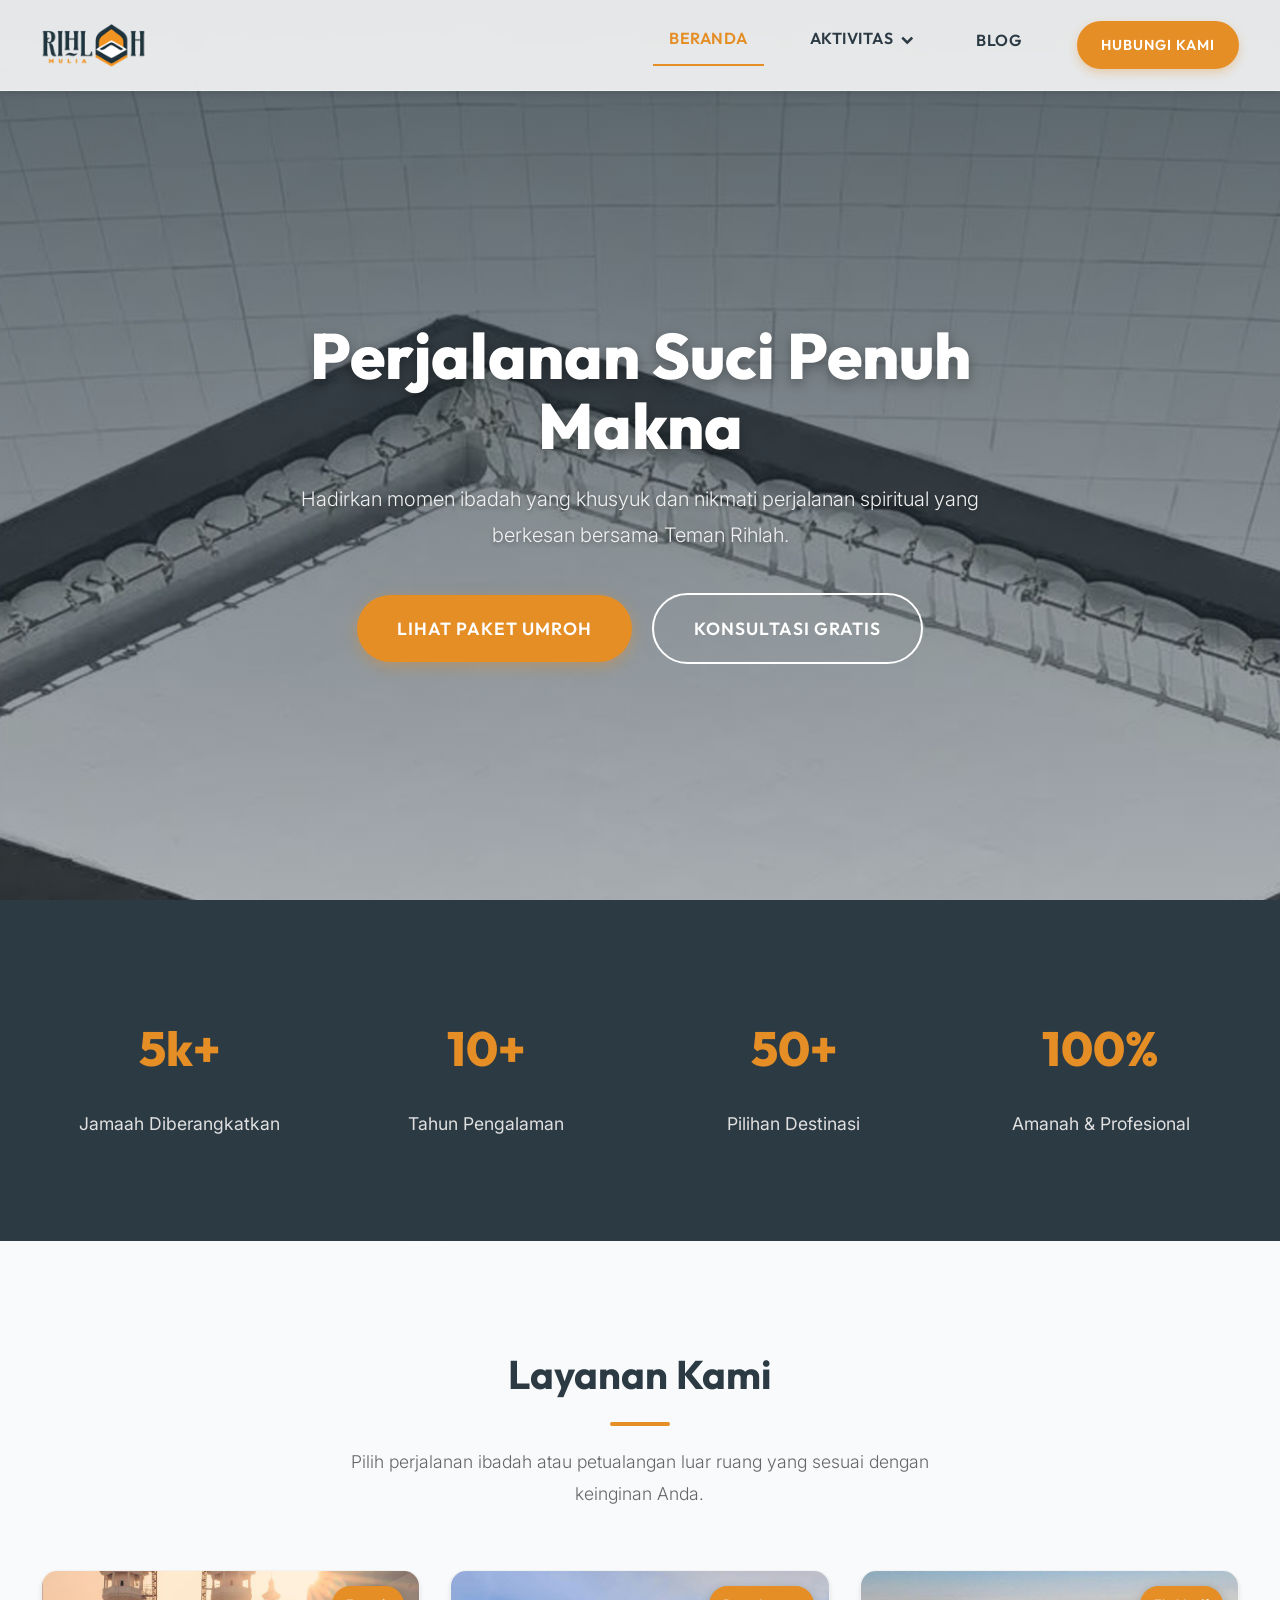
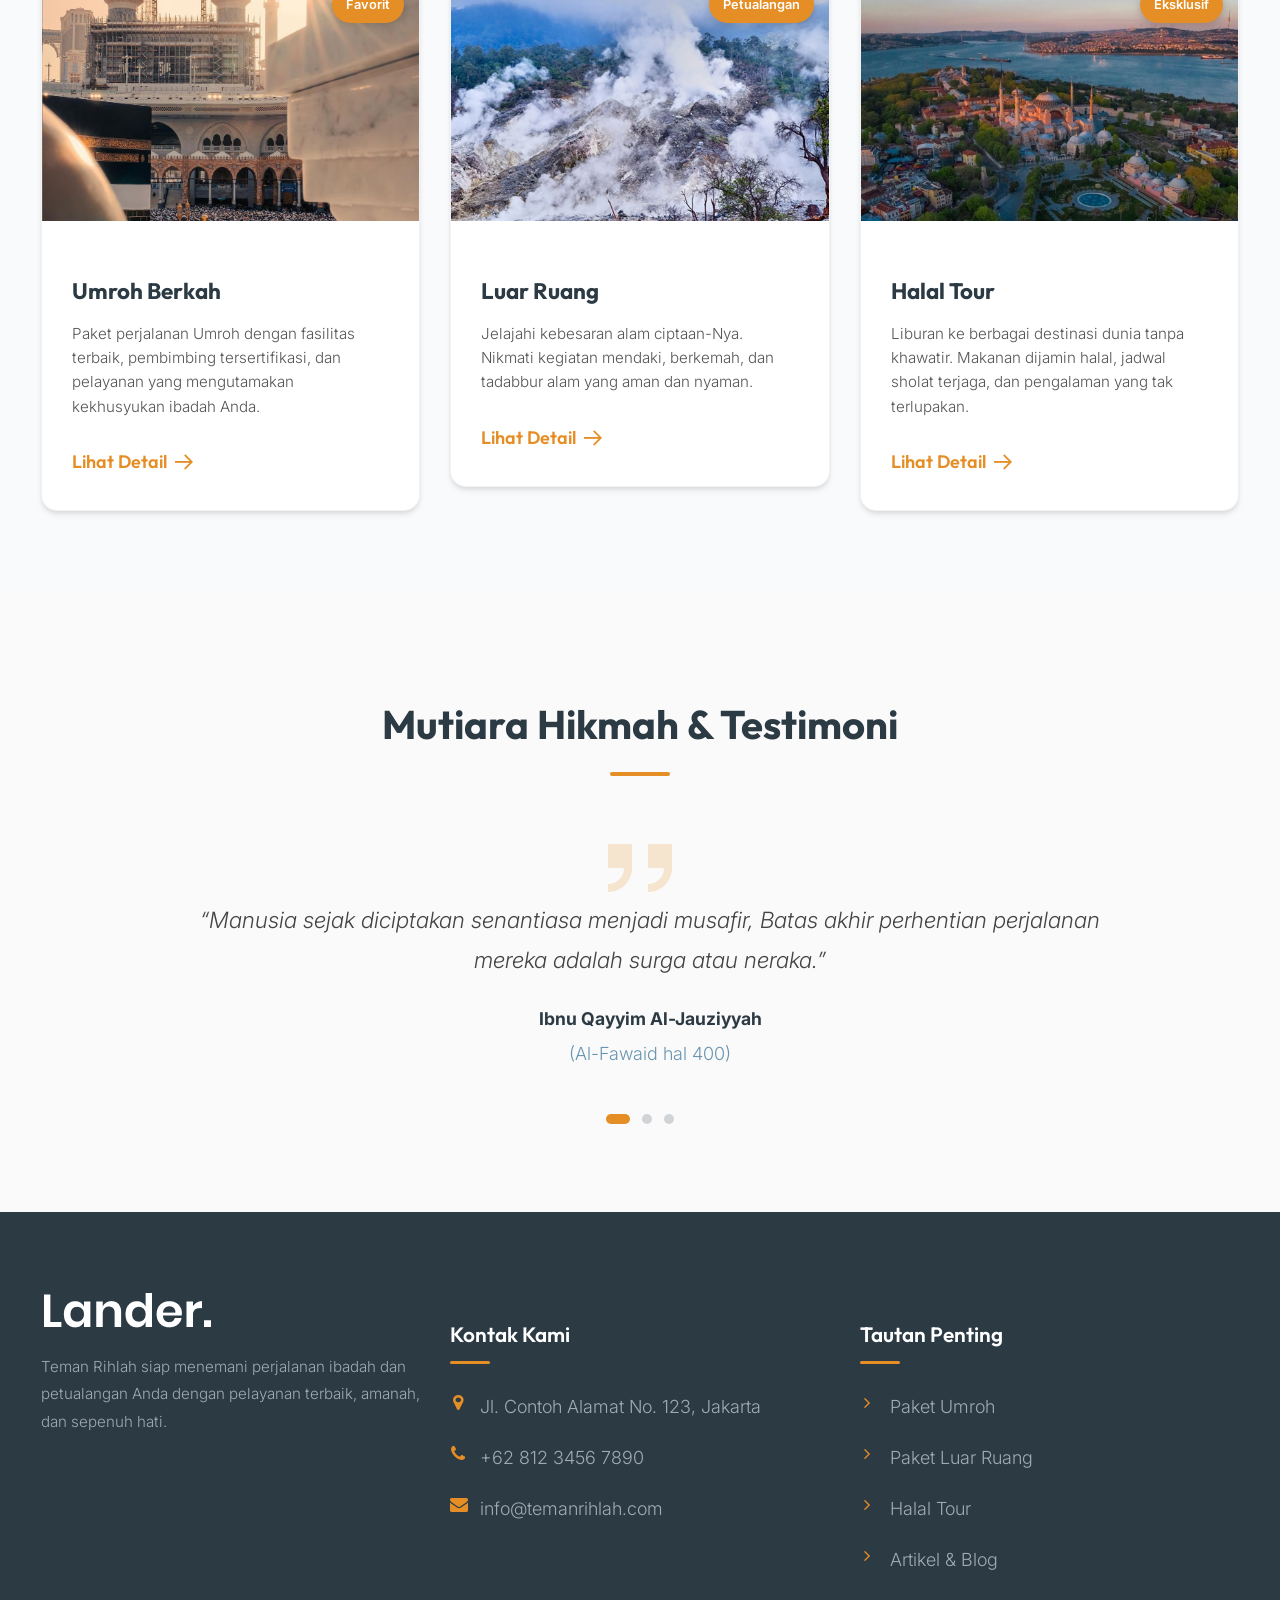
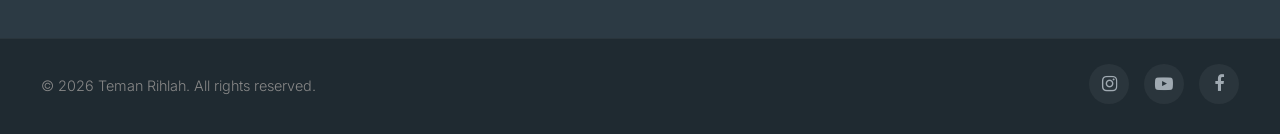
<file: index.html>
<!DOCTYPE html>
<html lang="en">
  <head>
    <title>Teman Rihlah - Umroh & Halal Tour</title>
    <meta charset="utf-8">
    <meta http-equiv="X-UA-Compatible" content="IE=edge">
    <meta name="viewport" content="width=device-width, initial-scale=1.0">
    <meta name="format-detection" content="telephone=no">
    <meta name="apple-mobile-web-app-capable" content="yes">
    <meta name="author" content="Teman Rihlah">
    <meta name="keywords" content="Umroh, Halal Tour, Travel Umroh, Haji Furoda">
    <meta name="description" content="Hadirkan momen ibadah yang khusyuk dan nikmati kegiatan luar ruang yang berkesan hanya bersama Teman Rihlah.">
    
    <link rel="stylesheet" type="text/css" href="css/normalize.css">
    <link rel="stylesheet" type="text/css" href="icomoon/icomoon.css">
    <link rel="stylesheet" type="text/css" media="all" href="https://maxcdn.bootstrapcdn.com/font-awesome/4.7.0/css/font-awesome.min.css">
    <link rel="stylesheet" type="text/css" href="css/vendor.css">
    <link rel="stylesheet" type="text/css" href="style.css">
    <link rel="stylesheet" type="text/css" href="css/premium.css">
    
    <link rel="preconnect" href="https://fonts.googleapis.com">
    <link rel="preconnect" href="https://fonts.gstatic.com" crossorigin>
    <link href="https://fonts.googleapis.com/css2?family=Inter:wght@300;400;500;600;700&family=Outfit:wght@300;400;500;600;700;800&display=swap" rel="stylesheet">
    
    <script src="js/modernizr.js"></script>
  </head>
  <body>

    <div class="preloader-wrapper">
      <div class="preloader">
      </div>
    </div>
    
    <header id="header" class="header-modern">
      <div class="container d-flex align-items-center justify-content-between header-inner">
        <div class="logo-wrap">
          <a href="index.html">
            <img src="images/main-logo.png" alt="Rihlah Mulia Logo" class="nav-logo">
          </a>
        </div>
        
        <!-- Mobile Menu Toggle -->
        <div class="menu-toggle">
          <i class="fa fa-bars"></i>
        </div>

        <nav class="nav-menu">
          <ul class="nav-list d-flex list-unstyled m-0">
            <li><a href="index.html" class="nav-link active">Beranda</a></li>
            <li class="has-dropdown">
              <a href="#" class="nav-link">Aktivitas <i class="fa fa-chevron-down"></i></a>
              <ul class="dropdown-menu list-unstyled">
                <li><a href="umroh.html">Umroh</a></li>
                <li><a href="luar-ruang.html">Luar Ruang</a></li>
                <li><a href="halal-tour.html">Halal Tour</a></li>
              </ul>
            </li>
            <li><a href="blog.html" class="nav-link">Blog</a></li>
          </ul>
        </nav>
        <div class="nav-action">
          <a href="contact.html" class="btn-premium btn-primary-premium btn-small-nav">Hubungi Kami</a>
        </div>
      </div>
    </header>

    <!-- Premium Hero Section -->
    <section class="hero-premium">
      <img src="images/hero-image.jpg" alt="Umroh Background" class="bg-img" onerror="this.src='images/main-banner.jpg'">
      <div class="hero-content">
        <h1>Perjalanan Suci Penuh Makna</h1>
        <p>Hadirkan momen ibadah yang khusyuk dan nikmati perjalanan spiritual yang berkesan bersama Teman Rihlah.</p>
        <div class="hero-buttons">
          <a href="umroh.html" class="btn-premium btn-primary-premium">Lihat Paket Umroh</a>
          <a href="contact.html" class="btn-premium btn-outline-premium">Konsultasi Gratis</a>
        </div>
      </div>
    </section>

    <!-- Stats Section -->
    <section class="stats-section">
      <div class="container">
        <div class="row">
          <div class="col-md-3 col-sm-6 stat-item">
            <div class="stat-number">5k+</div>
            <div class="stat-text">Jamaah Diberangkatkan</div>
          </div>
          <div class="col-md-3 col-sm-6 stat-item">
            <div class="stat-number">10+</div>
            <div class="stat-text">Tahun Pengalaman</div>
          </div>
          <div class="col-md-3 col-sm-6 stat-item">
            <div class="stat-number">50+</div>
            <div class="stat-text">Pilihan Destinasi</div>
          </div>
          <div class="col-md-3 col-sm-6 stat-item">
            <div class="stat-number">100%</div>
            <div class="stat-text">Amanah & Profesional</div>
          </div>
        </div>
      </div>
    </section>

    <!-- Featured Services -->
    <section id="services" class="padding-premium">
      <div class="container">
        <div class="section-title-premium">
          <h2>Layanan Kami</h2>
          <div class="title-separator"></div>
          <p>Pilih perjalanan ibadah atau petualangan luar ruang yang sesuai dengan keinginan Anda.</p>
        </div>
        
        <div class="row">
          <!-- Card 1 -->
          <div class="col-md-4 mb-4">
            <div class="card-premium">
              <div class="card-category">Favorit</div>
              <div class="card-img-wrap">
                <img src="images/collection-item1.jpg" alt="Umroh Berkah" onerror="this.src='images/product-large-1.jpg'">
              </div>
              <div class="card-body-premium">
                <h3>Umroh Berkah</h3>
                <p>Paket perjalanan Umroh dengan fasilitas terbaik, pembimbing tersertifikasi, dan pelayanan yang mengutamakan kekhusyukan ibadah Anda.</p>
                <a href="umroh.html" class="card-link-premium">Lihat Detail <i class="icon icon-arrow-right"></i></a>
              </div>
            </div>
          </div>
          
          <!-- Card 2 -->
          <div class="col-md-4 mb-4">
            <div class="card-premium">
              <div class="card-category">Petualangan</div>
              <div class="card-img-wrap">
                <img src="images/collection-item2.jpg" alt="Luar Ruang" onerror="this.src='images/product-large-2.jpg'">
              </div>
              <div class="card-body-premium">
                <h3>Luar Ruang</h3>
                <p>Jelajahi kebesaran alam ciptaan-Nya. Nikmati kegiatan mendaki, berkemah, dan tadabbur alam yang aman dan nyaman.</p>
                <a href="luar-ruang.html" class="card-link-premium">Lihat Detail <i class="icon icon-arrow-right"></i></a>
              </div>
            </div>
          </div>
          
          <!-- Card 3 -->
          <div class="col-md-4 mb-4">
            <div class="card-premium">
              <div class="card-category">Eksklusif</div>
              <div class="card-img-wrap">
                <img src="images/collection-item3.jpg" alt="Halal Tour" onerror="this.src='images/product-large-3.jpg'">
              </div>
              <div class="card-body-premium">
                <h3>Halal Tour</h3>
                <p>Liburan ke berbagai destinasi dunia tanpa khawatir. Makanan dijamin halal, jadwal sholat terjaga, dan pengalaman yang tak terlupakan.</p>
                <a href="halal-tour.html" class="card-link-premium">Lihat Detail <i class="icon icon-arrow-right"></i></a>
              </div>
            </div>
          </div>
        </div>
      </div>
    </section>

    <!-- Testimonials Section -->
    <section id="testimonials" class="padding-premium bg-light-grey">
      <div class="container">
        <div class="section-title-premium">
          <h2>Mutiara Hikmah & Testimoni</h2>
          <div class="title-separator"></div>
        </div>
        <div class="reviews-content mt-4">
          <div class="row d-flex flex-wrap justify-content-center align-items-center">
            <div class="col-md-10 text-center">
              <i class="icon icon-right-quote mb-4" style="color: var(--brand-accent); font-size: 4rem; opacity: 0.2; display: block;"></i>
              <div class="swiper testimonial-swiper overflow-hidden">
                <div class="swiper-wrapper">
                  <div class="swiper-slide">
                    <div class="testimonial-detail" style="text-align: center;">
                      <p style="font-size: 1.4rem; font-style: italic; color: #444; line-height: 1.8; text-align: center;">“Manusia sejak diciptakan senantiasa menjadi musafir, Batas akhir perhentian perjalanan mereka adalah surga atau neraka.”</p>
                      <div class="author-detail mt-4" style="text-align: center;">
                        <div class="name font-weight-bold" style="color: var(--brand-dark); font-size: 1.1rem;">Ibnu Qayyim Al-Jauziyyah</div>
                        <div class="designation text-muted">(Al-Fawaid hal 400)</div>
                      </div>
                    </div>
                  </div>
                  <div class="swiper-slide">
                    <div class="testimonial-detail" style="text-align: center;">
                      <p style="font-size: 1.4rem; font-style: italic; color: #444; line-height: 1.8; text-align: center;">“And He has placed firm mountains on the earth lest it should move away from you, and has made rivers and tracks that you may find your way.”</p>
                      <div class="author-detail mt-4" style="text-align: center;">
                        <div class="name font-weight-bold" style="color: var(--brand-dark); font-size: 1.1rem;">Al-Qur'an</div>
                        <div class="designation text-muted">An-Nahl: 15</div>
                      </div>
                    </div>
                  </div>
                  <div class="swiper-slide">
                    <div class="testimonial-detail" style="text-align: center;">
                      <p style="font-size: 1.4rem; font-style: italic; color: #444; line-height: 1.8; text-align: center;">“Antara umrah yang satu dan umrah lainnya, itu akan menghapuskan dosa di antara keduanya. Dan haji mabrur tidak ada balasannya melainkan surga.”</p>
                      <div class="author-detail mt-4" style="text-align: center;">
                        <div class="name font-weight-bold" style="color: var(--brand-dark); font-size: 1.1rem;">Hadits Shahih</div>
                        <div class="designation text-muted">HR. Bukhari no. 1773 dan Muslim no. 1349</div>
                      </div>
                    </div>
                  </div>
                </div>
              </div>
              <div class="testimonial-swiper-pagination d-flex justify-content-center" style="position: relative; margin-top: 50px;"></div>
            </div>
          </div>
        </div>
      </div>
    </section>

    <!-- Premium Footer -->
    <footer class="footer-premium">
      <div class="container footer-premium-top">
        <div class="row">
          <div class="col-md-4 footer-widget">
            <div class="logo-wrap">
              <img src="images/main-logo-light.png" alt="Rihlah Mulia Logo" onerror="this.src='images/main-logo.png'; this.style.filter='brightness(0) invert(1)';">
            </div>
            <p>Teman Rihlah siap menemani perjalanan ibadah dan petualangan Anda dengan pelayanan terbaik, amanah, dan sepenuh hati.</p>
          </div>
          <div class="col-md-4 footer-widget">
            <h4 class="outfit-font">Kontak Kami</h4>
            <ul class="footer-links">
              <li><i class="fa fa-map-marker"></i> <span>Jl. Contoh Alamat No. 123, Jakarta</span></li>
              <li><i class="fa fa-phone"></i> <span>+62 812 3456 7890</span></li>
              <li><i class="fa fa-envelope"></i> <span>info@temanrihlah.com</span></li>
            </ul>
          </div>
          <div class="col-md-4 footer-widget">
            <h4 class="outfit-font">Tautan Penting</h4>
            <ul class="footer-links">
              <li><i class="fa fa-angle-right"></i> <a href="umroh.html">Paket Umroh</a></li>
              <li><i class="fa fa-angle-right"></i> <a href="luar-ruang.html">Paket Luar Ruang</a></li>
              <li><i class="fa fa-angle-right"></i> <a href="halal-tour.html">Halal Tour</a></li>
              <li><i class="fa fa-angle-right"></i> <a href="blog.html">Artikel & Blog</a></li>
            </ul>
          </div>
        </div>
      </div>
      <div class="footer-bottom-premium">
        <div class="container">
          <div class="footer-bottom-flex">
            <div class="footer-copyright">
              <p>© 2026 Teman Rihlah. All rights reserved.</p>
            </div>
            <ul class="footer-socials">
              <li><a href="#"><i class="fa fa-instagram"></i></a></li>
              <li><a href="#"><i class="fa fa-youtube-play"></i></a></li>
              <li><a href="#"><i class="fa fa-facebook"></i></a></li>
            </ul>
          </div>
        </div>
      </div>
    </footer>

    <script src="js/jquery-1.11.0.min.js"></script>
    <script src="js/plugins.js"></script>
    <script src="js/script.js"></script>
    <script>
      // Add sticky header behavior
      window.addEventListener('scroll', function() {
        var header = document.getElementById('header');
        if (window.scrollY > 50) {
          header.style.padding = '8px 0';
          header.style.background = 'rgba(255, 255, 255, 0.98)';
          header.style.boxShadow = '0 4px 20px rgba(0,0,0,0.08)';
        } else {
          header.style.padding = '15px 0';
          header.style.background = 'rgba(255, 255, 255, 0.85)';
          header.style.boxShadow = '0 4px 6px -1px rgba(0, 0, 0, 0.1)';
        }
      });
      
      // Mobile Menu Toggle
      var menuToggle = document.querySelector('.menu-toggle');
      if(menuToggle) {
        menuToggle.addEventListener('click', function() {
          document.querySelector('.nav-menu').classList.toggle('active');
        });
      }
    </script>
  </body>
</html>
</file>
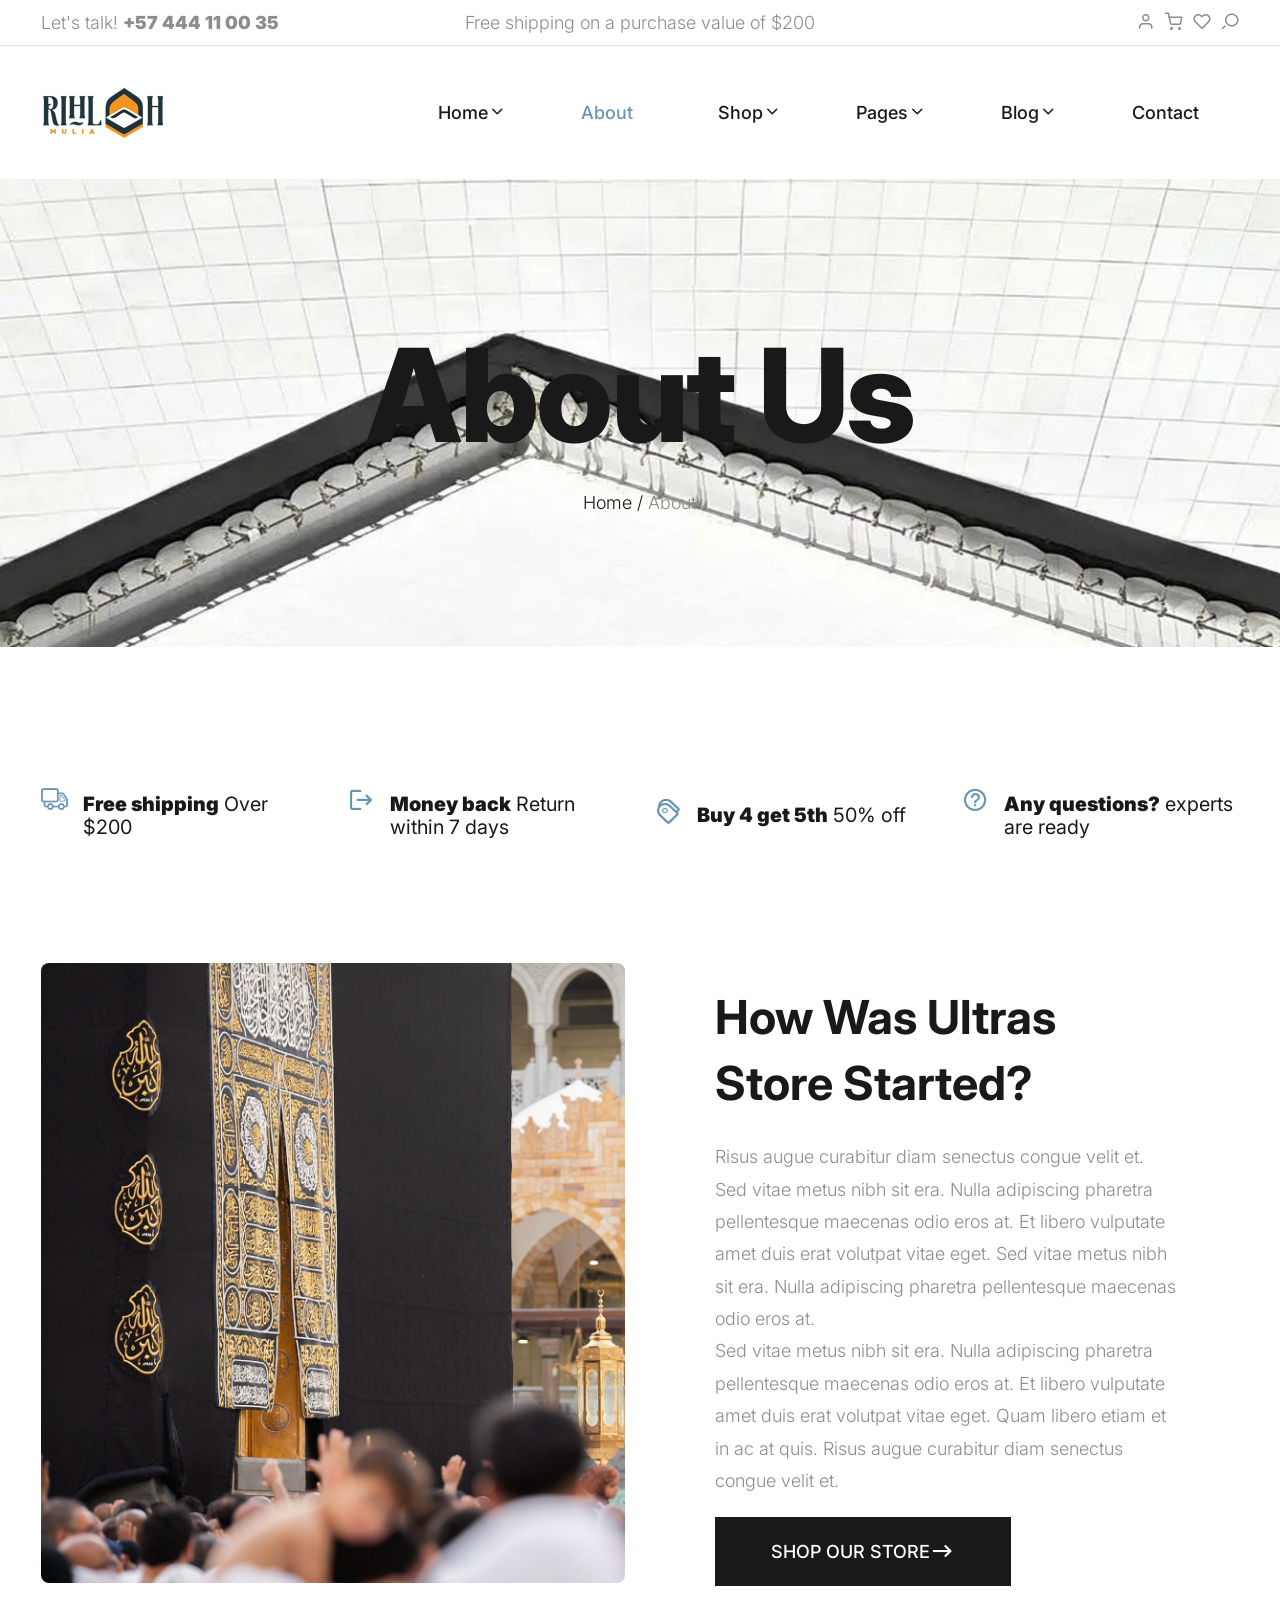
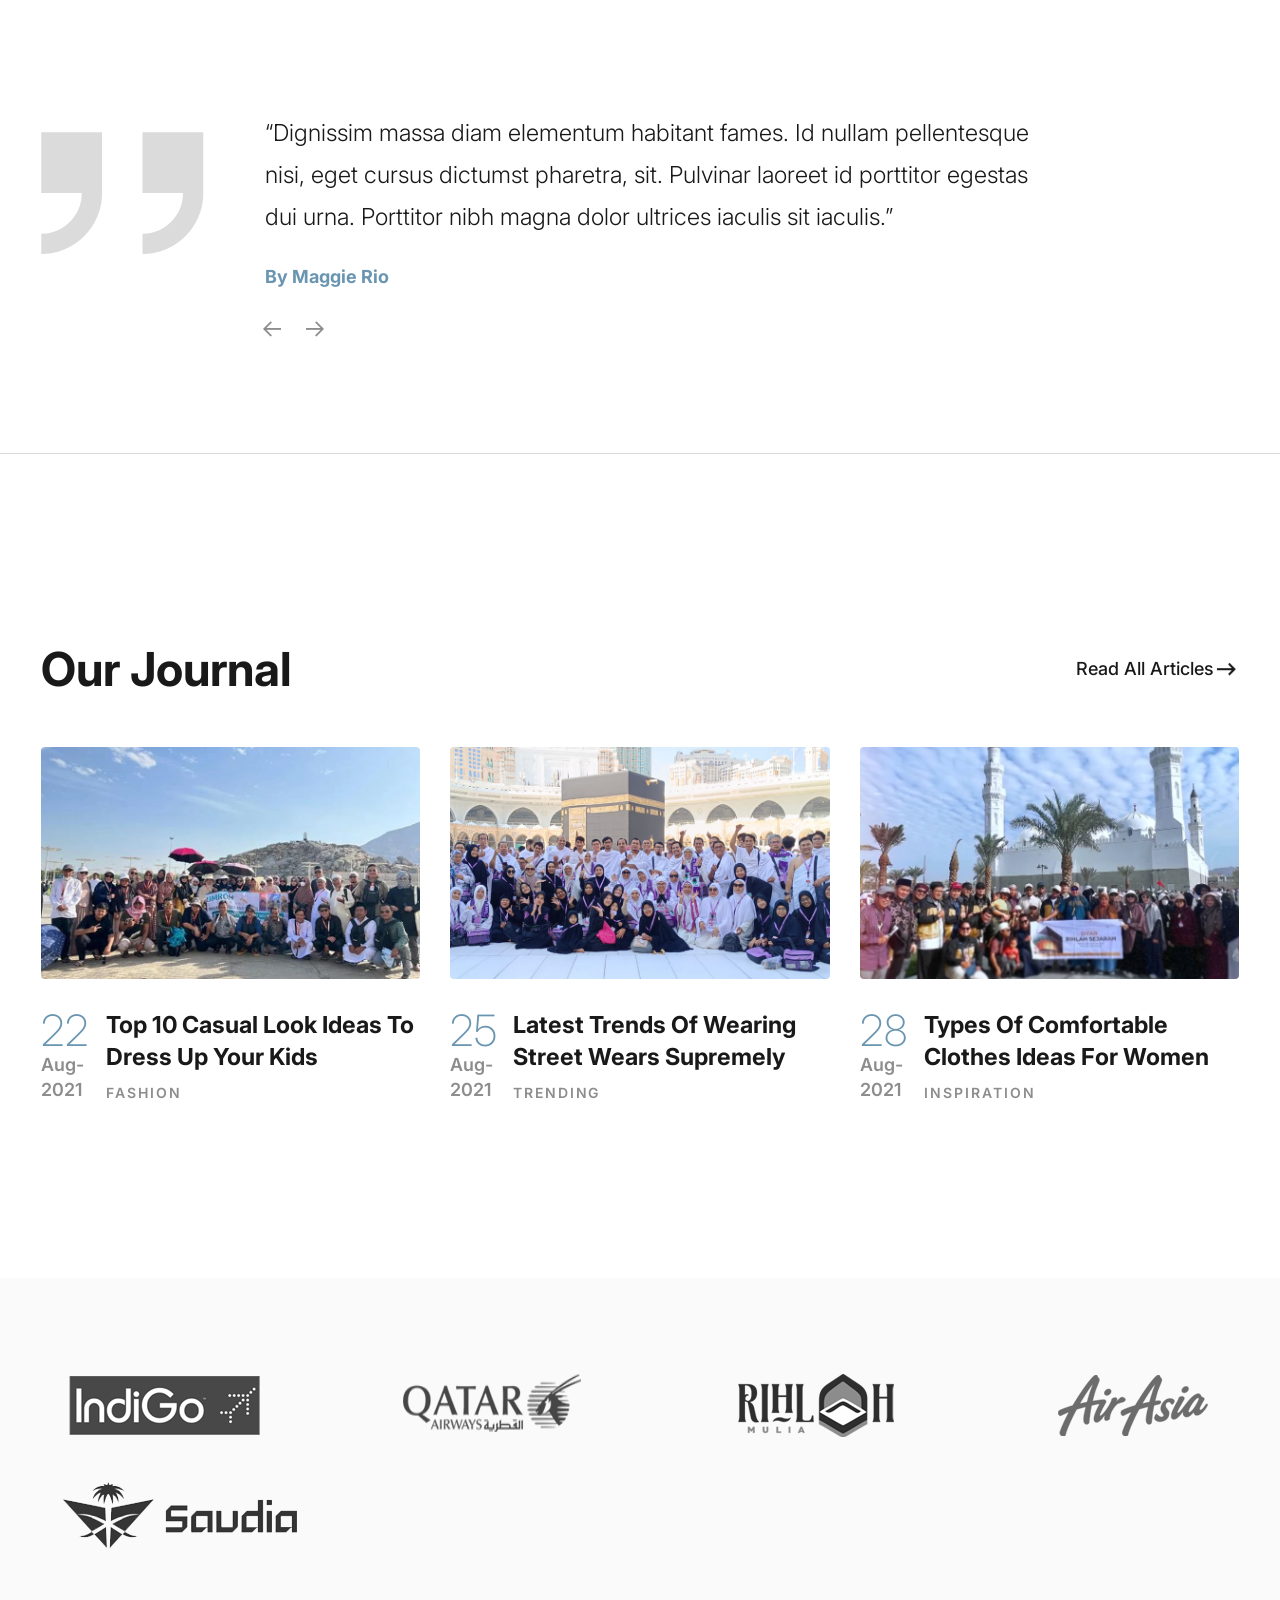
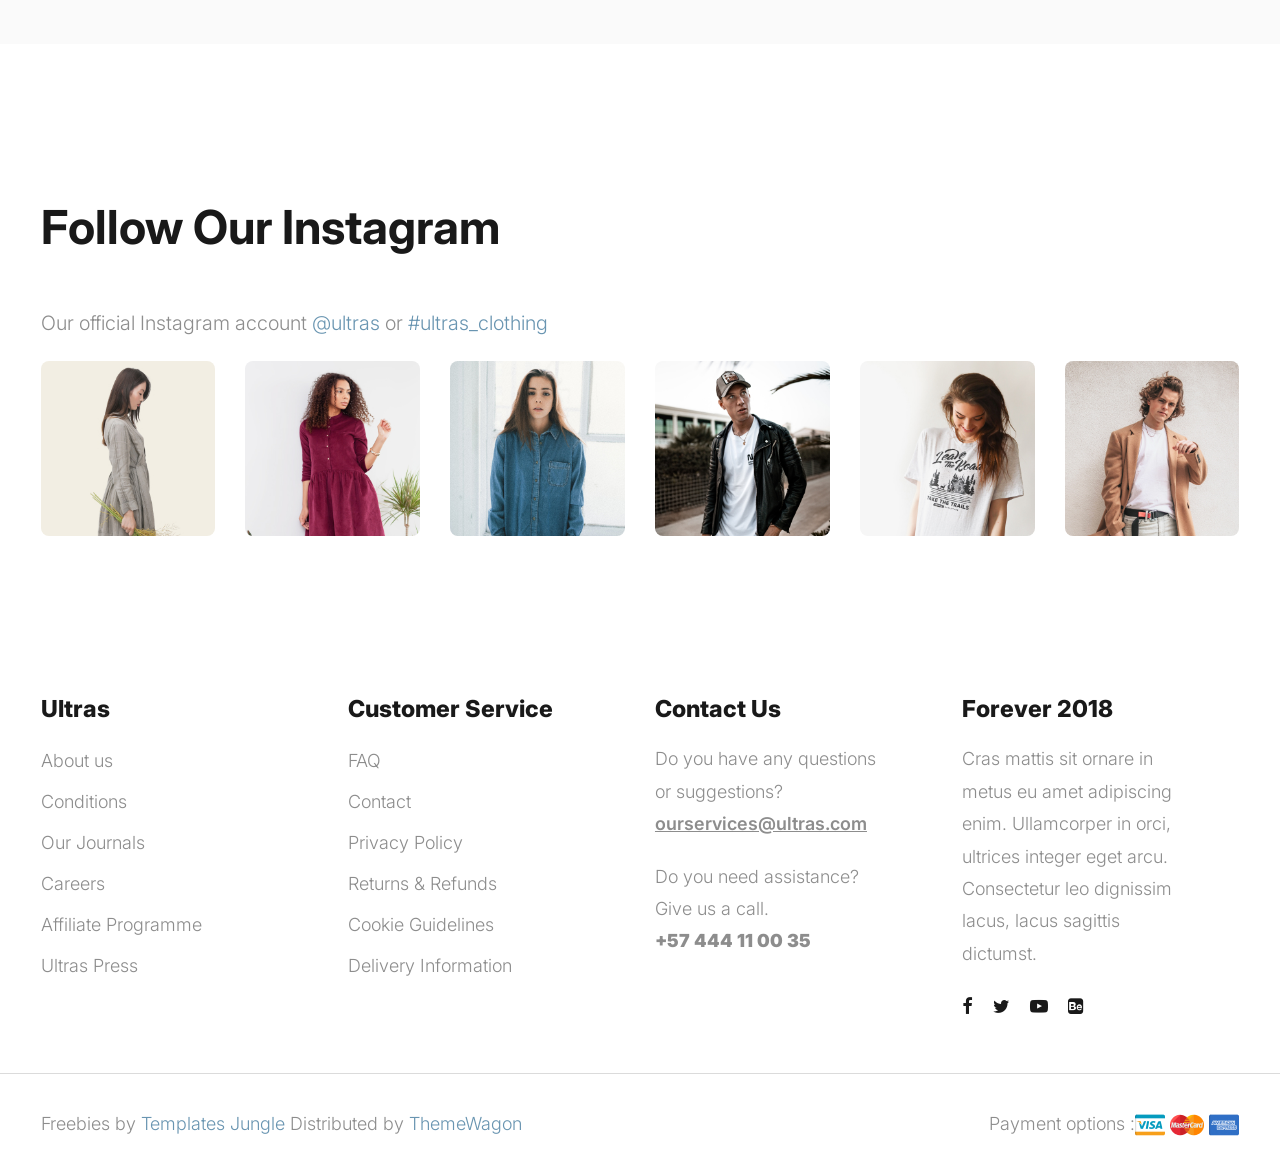
<file: about.html>
<!DOCTYPE html>
<html lang="en">
  <head>
    <title>Ultras - Clothing Store eCommerce Store HTML Website Template</title>
    <meta charset="utf-8">
    <meta http-equiv="X-UA-Compatible" content="IE=edge">
    <meta name="viewport" content="width=device-width, initial-scale=1.0">
    <meta name="format-detection" content="telephone=no">
    <meta name="apple-mobile-web-app-capable" content="yes">
    <meta name="author" content="">
    <meta name="keywords" content="">
    <meta name="description" content="">
    <link rel="stylesheet" type="text/css" href="css/normalize.css">
    <link rel="stylesheet" type="text/css" href="icomoon/icomoon.css">
    <link rel="stylesheet" type="text/css" media="all" href="https://maxcdn.bootstrapcdn.com/font-awesome/4.7.0/css/font-awesome.min.css">
    <link rel="stylesheet" type="text/css" href="css/vendor.css">
    <link rel="stylesheet" type="text/css" href="style.css">
    <link rel="preconnect" href="https://fonts.googleapis.com">
    <link rel="preconnect" href="https://fonts.gstatic.com" crossorigin>
    <link href="https://fonts.googleapis.com/css2?family=Inter:wght@100;200;300;400;500;600;700;800;900&display=swap" rel="stylesheet">
    <!-- script
    ================================================== -->
    <script src="js/modernizr.js"></script>
  </head>
  <body>

    <div class="preloader-wrapper">
      <div class="preloader">
      </div>
    </div>

    <div class="search-popup">
      <div class="search-popup-container">

        <form role="search" method="get" class="search-form" action="">
          <input type="search" id="search-form" class="search-field" placeholder="Type and press enter" value="" name="s" />
          <button type="submit" class="search-submit"><a href="#"><i class="icon icon-search"></i></a></button>
        </form>

        <h5 class="cat-list-title">Browse Categories</h5>
        
        <ul class="cat-list">
          <li class="cat-list-item">
            <a href="shop.html" title="Men Jackets">Men Jackets</a>
          </li>
          <li class="cat-list-item">
            <a href="shop.html" title="Fashion">Fashion</a>
          </li>
          <li class="cat-list-item">
            <a href="shop.html" title="Casual Wears">Casual Wears</a>
          </li>
          <li class="cat-list-item">
            <a href="shop.html" title="Women">Women</a>
          </li>
          <li class="cat-list-item">
            <a href="shop.html" title="Trending">Trending</a>
          </li>
          <li class="cat-list-item">
            <a href="shop.html" title="Hoodie">Hoodie</a>
          </li>
          <li class="cat-list-item">
            <a href="shop.html" title="Kids">Kids</a>
          </li>
        </ul>
      </div>
    </div>
    <header id="header">
      <div id="header-wrap">
        <nav class="secondary-nav border-bottom">
          <div class="container">
            <div class="row d-flex align-items-center">
              <div class="col-md-4 header-contact">
                <p>Let's talk! <strong>+57 444 11 00 35</strong>
                </p>
              </div>
              <div class="col-md-4 shipping-purchase text-center">
                <p>Free shipping on a purchase value of $200</p>
              </div>
              <div class="col-md-4 col-sm-12 user-items">
                <ul class="d-flex justify-content-end list-unstyled">
                  <li>
                    <a href="login.html">
                      <i class="icon icon-user"></i>
                    </a>
                  </li>
                  <li>
                    <a href="cart.html">
                      <i class="icon icon-shopping-cart"></i>
                    </a>
                  </li>
                  <li>
                    <a href="wishlist.html">
                      <i class="icon icon-heart"></i>
                    </a>
                  </li>
                  <li class="user-items search-item pe-3">
                    <a href="#" class="search-button">
                      <i class="icon icon-search"></i>
                    </a>
                  </li>
                </ul>
              </div>
            </div>
          </div>
        </nav>
        <nav class="primary-nav padding-small">
          <div class="container">
            <div class="row d-flex align-items-center">
              <div class="col-lg-2 col-md-2">
                <div class="main-logo">
                  <a href="index.html">
                    <img src="images/main-logo.png" alt="logo">
                  </a>
                </div>
              </div>
              <div class="col-lg-10 col-md-10">
                <div class="navbar">

                  <div id="main-nav" class="stellarnav d-flex justify-content-end right">
                    <ul class="menu-list">

                      <li class="menu-item has-sub">
                        <a href="index.html" class="item-anchor d-flex align-item-center" data-effect="Home">Home<i class="icon icon-chevron-down"></i></a>
                        <ul class="submenu">
                          <li><a href="index.html" class="item-anchor">Home</a></li>
                          <li><a href="home2.html" class="item-anchor">Home v2<span class="text-primary"> (PRO)</span></a></li>
                        </ul>
                      </li>

                      <li><a href="about.html" class="item-anchor active" data-effect="About">About</a></li>

                      <li class="menu-item has-sub">
                        <a href="shop.html" class="item-anchor d-flex align-item-center" data-effect="Shop">Shop<i class="icon icon-chevron-down"></i></a>
                        <ul class="submenu">
                          <li><a href="shop.html" class="item-anchor">Shop</a></li>
                          <li><a href="shop-slider.html" class="item-anchor">Shop slider<span class="text-primary"> (PRO)</span></a></li>
                          <li><a href="shop-grid.html" class="item-anchor">Shop grid<span class="text-primary"> (PRO)</span></a></li>
                          <li><a href="shop-list.html" class="item-anchor">Shop list<span class="text-primary"> (PRO)</span></a></li>
                          <li><a href="single-product.html" class="item-anchor">Single product<span class="text-primary"> (PRO)</span></a></li>
                          <li><a href="cart.html" class="item-anchor">Cart<span class="text-primary"> (PRO)</span></a></li>
                          <li><a href="wishlist.html" class="item-anchor">Wishlist<span class="text-primary"> (PRO)</span></a></li>
                          <li><a href="checkout.html" class="item-anchor">Checkout<span class="text-primary"> (PRO)</span></a></li>
                        </ul>
                      </li>

                      <li class="menu-item has-sub">
                        <a href="#" class="item-anchor d-flex align-item-center" data-effect="Pages">Pages<i class="icon icon-chevron-down"></i></a>
                        <ul class="submenu">
                          <li><a href="coming-soon.html" class="item-anchor">Coming soon<span class="text-primary"> (PRO)</span></a></li>
                          <li><a href="login.html" class="item-anchor">Login<span class="text-primary"> (PRO)</span></a></li>
                          <li><a href="faqs.html" class="item-anchor">FAQs<span class="text-primary"> (PRO)</span></a></li>
                          <li><a href="styles.html" class="item-anchor">Styles</a></li>
                          <li><a href="thank-you.html" class="item-anchor">Thankyou</a></li>
                          <li><a href="error.html" class="item-anchor">Error page<span class="text-primary"> (PRO)</span></a></li>
                        </ul>
                      </li>

                      <li class="menu-item has-sub">
                        <a href="blog.html" class="item-anchor d-flex align-item-center" data-effect="Blog">Blog<i class="icon icon-chevron-down"></i></a>
                        <ul class="submenu">
                          <li><a href="blog.html" class="item-anchor">Blog</a></li>
                          <li><a href="blog-sidebar.html" class="item-anchor">Blog with sidebar<span class="text-primary"> (PRO)</span></a></li>
                          <li><a href="blog-masonry.html" class="item-anchor">Blog masonry<span class="text-primary"> (PRO)</span></a></li>
                          <li><a href="single-post.html" class="item-anchor">Single post</a></li>
                        </ul>
                      </li>

                      <li><a href="contact.html" class="item-anchor" data-effect="Contact">Contact</a></li>

                    </ul>
                  </div>

                </div>
              </div>
            </div>
          </div>
        </nav>
      </div>
    </header>

    <section class="site-banner jarallax min-height300 padding-large" style="background: url(images/hero-image.jpg) no-repeat;">
      <div class="container">
        <div class="row">
          <div class="col-md-12">
            <h1 class="page-title">About us</h1>
            <div class="breadcrumbs">
              <span class="item">
                <a href="index.html">Home /</a>
              </span>
              <span class="item">About</span>
            </div>
          </div>
        </div>
      </div>
    </section>

    <section id="shipping-information" class="padding-large">
      <div class="container">
        <div class="row d-flex flex-wrap align-items-center justify-content-between">
          <div class="col-md-3 col-sm-6">
            <div class="icon-box">
              <i class="icon icon-truck"></i>
              <h4 class="block-title">
                <strong>Free shipping</strong> Over $200
              </h4>
            </div>
          </div>
          <div class="col-md-3 col-sm-6">
            <div class="icon-box">
              <i class="icon icon-return"></i>
              <h4 class="block-title">
                <strong>Money back</strong> Return within 7 days
              </h4>
            </div>
          </div>
          <div class="col-md-3 col-sm-6">
            <div class="icon-box">
              <i class="icon icon-tags1"></i>
              <h4 class="block-title">
                <strong>Buy 4 get 5th</strong> 50% off
              </h4>
            </div>
          </div>
          <div class="col-md-3 col-sm-6">
            <div class="icon-box">
              <i class="icon icon-help_outline"></i>
              <h4 class="block-title">
                <strong>Any questions?</strong> experts are ready
              </h4>
            </div>
          </div>
        </div>
      </div>
    </section>

    <section id="about-us">
      <div class="container ">
        <div class="row d-flex align-items-center">
          <div class="col-lg-6 col-md-12">
            <div class="image-holder">
              <img src="images/single-image1.jpg" alt="single" class="about-image">
            </div>
          </div>
          <div class="col-lg-6 col-md-12">
            <div class="detail">
              <div class="display-header">
                <h2 class="section-title">How was Ultras Store started?</h2>
                <p>Risus augue curabitur diam senectus congue velit et. Sed vitae metus nibh sit era. Nulla adipiscing pharetra pellentesque maecenas odio eros at. Et libero vulputate amet duis erat volutpat vitae eget. Sed vitae metus nibh sit era. Nulla adipiscing pharetra pellentesque maecenas odio eros at.
                <br>
                Sed vitae metus nibh sit era. Nulla adipiscing pharetra pellentesque maecenas odio eros at. Et libero vulputate amet duis erat volutpat vitae eget. Quam libero etiam et in ac at quis. Risus augue curabitur diam senectus congue velit et. </p>
                <div class="btn-wrap">
                  <a href="shop.html" class="btn btn-dark btn-medium d-flex align-items-center" tabindex="0">Shop our store<i class="icon icon-arrow-io"></i>
                  </a>
                </div>
              </div>
            </div>
          </div>
        </div>
      </div>
    </section>

    <section id="testimonials" class="padding-large">
      <div class="container">
        <div class="reviews-content">
          <div class="row d-flex flex-wrap">
            <div class="col-md-2">
              <div class="review-icon">
                <i class="icon icon-right-quote"></i>
              </div>
            </div>
            <div class="col-md-8">
              <div class="swiper testimonial-swiper overflow-hidden">
                <div class="swiper-wrapper">
                  <div class="swiper-slide">
                    <div class="testimonial-detail">
                      <p>“Dignissim massa diam elementum habitant fames. Id nullam pellentesque nisi, eget cursus dictumst pharetra, sit. Pulvinar laoreet id porttitor egestas dui urna. Porttitor nibh magna dolor ultrices iaculis sit iaculis.”</p>
                      <div class="author-detail">
                        <div class="name">By Maggie Rio</div>
                      </div>
                    </div>
                  </div>
                  <div class="swiper-slide">
                    <div class="testimonial-detail">
                      <p>“Dignissim massa diam elementum habitant fames. Id nullam pellentesque nisi, eget cursus dictumst pharetra, sit. Pulvinar laoreet id porttitor egestas dui urna. Porttitor nibh magna dolor ultrices iaculis sit iaculis.”</p>
                      <div class="author-detail">
                        <div class="name">By John Smith</div>
                      </div>
                    </div>
                  </div>
                </div>
              </div>
              <div class="swiper-arrows">
                <button class="prev-button">
                  <i class="icon icon-arrow-left"></i>
                </button>
                <button class="next-button">
                  <i class="icon icon-arrow-right"></i>
                </button>
              </div>
            </div>
          </div>
        </div>
      </div>
    </section>

    <hr>
    <section id="latest-blog" class="padding-large">
      <div class="container">
        <div class="section-header d-flex flex-wrap align-items-center justify-content-between">
          <h2 class="section-title">our Journal</h2>
          <div class="btn-wrap align-right">
            <a href="blog.html" class="d-flex align-items-center">Read All Articles <i class="icon icon icon-arrow-io"></i>
            </a>
          </div>
        </div>
        <div class="row d-flex flex-wrap">
          <article class="col-md-4 post-item">
            <div class="image-holder zoom-effect">
              <a href="single-post.html">
                <img src="images/post-img1.jpg" alt="post" class="post-image">
              </a>
            </div>
            <div class="post-content d-flex">
              <div class="meta-date">
                <div class="meta-day text-primary">22</div>
                <div class="meta-month">Aug-2021</div>
              </div>
              <div class="post-header">
                <h3 class="post-title">
                  <a href="single-post.html">top 10 casual look ideas to dress up your kids</a>
                </h3>
                <a href="blog.html" class="blog-categories">Fashion</a>
              </div>
            </div>
          </article>
          <article class="col-md-4 post-item">
            <div class="image-holder zoom-effect">
              <a href="single-post.html">
                <img src="images/post-img2.jpg" alt="post" class="post-image">
              </a>
            </div>
            <div class="post-content d-flex">
              <div class="meta-date">
                <div class="meta-day text-primary">25</div>
                <div class="meta-month">Aug-2021</div>
              </div>
              <div class="post-header">
                <h3 class="post-title">
                  <a href="single-post.html">Latest trends of wearing street wears supremely</a>
                </h3>
                <a href="blog.html" class="blog-categories">Trending</a>
              </div>
            </div>
          </article>
          <article class="col-md-4 post-item">
            <div class="image-holder zoom-effect">
              <a href="single-post.html">
                <img src="images/post-img3.jpg" alt="post" class="post-image">
              </a>
            </div>
            <div class="post-content d-flex">
              <div class="meta-date">
                <div class="meta-day text-primary">28</div>
                <div class="meta-month">Aug-2021</div>
              </div>
              <div class="post-header">
                <h3 class="post-title">
                  <a href="single-post.html">types of comfortable clothes ideas for women</a>
                </h3>
                <a href="blog.html" class="blog-categories">Inspiration</a>
              </div>
            </div>
          </article>
        </div>
      </div>
    </section>

    <section id="brand-collection" class="padding-medium bg-light-grey">
      <div class="container">
        <div class="d-flex flex-wrap justify-content-between">
          <img src="images/brand1.png" alt="phone" class="brand-image">
          <img src="images/brand2.png" alt="phone" class="brand-image">
          <img src="images/brand3.png" alt="phone" class="brand-image">
          <img src="images/brand4.png" alt="phone" class="brand-image">
          <img src="images/brand5.png" alt="phone" class="brand-image">
        </div>
      </div>
    </section>

    <section id="instagram" class="padding-large">
      <div class="container">
        <div class="section-header">
          <h2 class="section-title">Follow our instagram</h2>
        </div>
        <p>Our official Instagram account <a href="#">@ultras</a> or <a href="#">#ultras_clothing</a>
        </p>
        <div class="row d-flex flex-wrap justify-content-between">
          <div class="col-lg-2 col-md-4 col-sm-6">
            <figure class="zoom-effect">
              <img src="images/insta-image1.jpg" alt="instagram" class="insta-image">
              <i class="icon icon-instagram"></i>
            </figure>
          </div>
          <div class="col-lg-2 col-md-4 col-sm-6">
            <figure class="zoom-effect">
              <img src="images/insta-image2.jpg" alt="instagram" class="insta-image">
              <i class="icon icon-instagram"></i>
            </figure>
          </div>
          <div class="col-lg-2 col-md-4 col-sm-6">
            <figure class="zoom-effect">
              <img src="images/insta-image3.jpg" alt="instagram" class="insta-image">
              <i class="icon icon-instagram"></i>
            </figure>
          </div>
          <div class="col-lg-2 col-md-4 col-sm-6">
            <figure class="zoom-effect">
              <img src="images/insta-image4.jpg" alt="instagram" class="insta-image">
              <i class="icon icon-instagram"></i>
            </figure>
          </div>
          <div class="col-lg-2 col-md-4 col-sm-6">
            <figure class="zoom-effect">
              <img src="images/insta-image5.jpg" alt="instagram" class="insta-image">
              <i class="icon icon-instagram"></i>
            </figure>
          </div>
          <div class="col-lg-2 col-md-4 col-sm-6">
            <figure class="zoom-effect">
              <img src="images/insta-image6.jpg" alt="instagram" class="insta-image">
              <i class="icon icon-instagram"></i>
            </figure>
          </div>
        </div>          
      </div>
    </section>

    <footer id="footer">
      <div class="container">
        <div class="footer-menu-list">
          <div class="row d-flex flex-wrap justify-content-between">
            <div class="col-lg-3 col-md-6 col-sm-6">
              <div class="footer-menu">
                <h5 class="widget-title">Ultras</h5>
                <ul class="menu-list list-unstyled">
                  <li class="menu-item">
                    <a href="about.html">About us</a>
                  </li>
                  <li class="menu-item">
                    <a href="#">Conditions </a>
                  </li>
                  <li class="menu-item">
                    <a href="blog.html">Our Journals</a>
                  </li>
                  <li class="menu-item">
                    <a href="#">Careers</a>
                  </li>
                  <li class="menu-item">
                    <a href="#">Affiliate Programme</a>
                  </li>
                  <li class="menu-item">
                    <a href="#">Ultras Press</a>
                  </li>
                </ul>
              </div>
            </div>
            <div class="col-lg-3 col-md-6 col-sm-6">
              <div class="footer-menu">
                <h5 class="widget-title">Customer Service</h5>
                <ul class="menu-list list-unstyled">
                  <li class="menu-item">
                    <a href="faqs.html">FAQ</a>
                  </li>
                  <li class="menu-item">
                    <a href="contact.html">Contact</a>
                  </li>
                  <li class="menu-item">
                    <a href="#">Privacy Policy</a>
                  </li>
                  <li class="menu-item">
                    <a href="#">Returns & Refunds</a>
                  </li>
                  <li class="menu-item">
                    <a href="#">Cookie Guidelines</a>
                  </li>
                  <li class="menu-item">
                    <a href="#">Delivery Information</a>
                  </li>
                </ul>
              </div>
            </div>
            <div class="col-lg-3 col-md-6 col-sm-6">
              <div class="footer-menu">
                <h5 class="widget-title">Contact Us</h5>
                <p>Do you have any questions or suggestions? <a href="#" class="email">ourservices@ultras.com</a>
                </p>
                <p>Do you need assistance? Give us a call. <br>
                  <strong>+57 444 11 00 35</strong>
                </p>
              </div>
            </div>
            <div class="col-lg-3 col-md-6 col-sm-6">
              <div class="footer-menu">
                <h5 class="widget-title">Forever 2018</h5>
                <p>Cras mattis sit ornare in metus eu amet adipiscing enim. Ullamcorper in orci, ultrices integer eget arcu. Consectetur leo dignissim lacus, lacus sagittis dictumst.</p>
                <div class="social-links">
                  <ul class="d-flex list-unstyled">
                    <li>
                      <a href="#">
                        <i class="icon icon-facebook"></i>
                      </a>
                    </li>
                    <li>
                      <a href="#">
                        <i class="icon icon-twitter"></i>
                      </a>
                    </li>
                    <li>
                      <a href="#">
                        <i class="icon icon-youtube-play"></i>
                      </a>
                    </li>
                    <li>
                      <a href="#">
                        <i class="icon icon-behance-square"></i>
                      </a>
                    </li>
                  </ul>
                </div>
              </div>
            </div>
          </div>
        </div>
      </div>
      <hr>
    </footer>

    <div id="footer-bottom">
      <div class="container">
        <div class="d-flex align-items-center flex-wrap justify-content-between">
          <div class="copyright">
            <p>Freebies by <a href="https://templatesjungle.com/">Templates Jungle</a> Distributed by <a href="https://themewagon.com">ThemeWagon</a>
            </p>
          </div>
          <div class="payment-method">
            <p>Payment options :</p>
            <div class="card-wrap">
              <img src="images/visa-icon.jpg" alt="visa">
              <img src="images/mastercard.png" alt="mastercard">
              <img src="images/american-express.jpg" alt="american-express">
            </div>
          </div>
        </div>
      </div>
    </div>

    <script src="js/jquery-1.11.0.min.js"></script>
    <script src="js/plugins.js"></script>
    <script src="js/script.js"></script>
  </body>
</html>
</file>
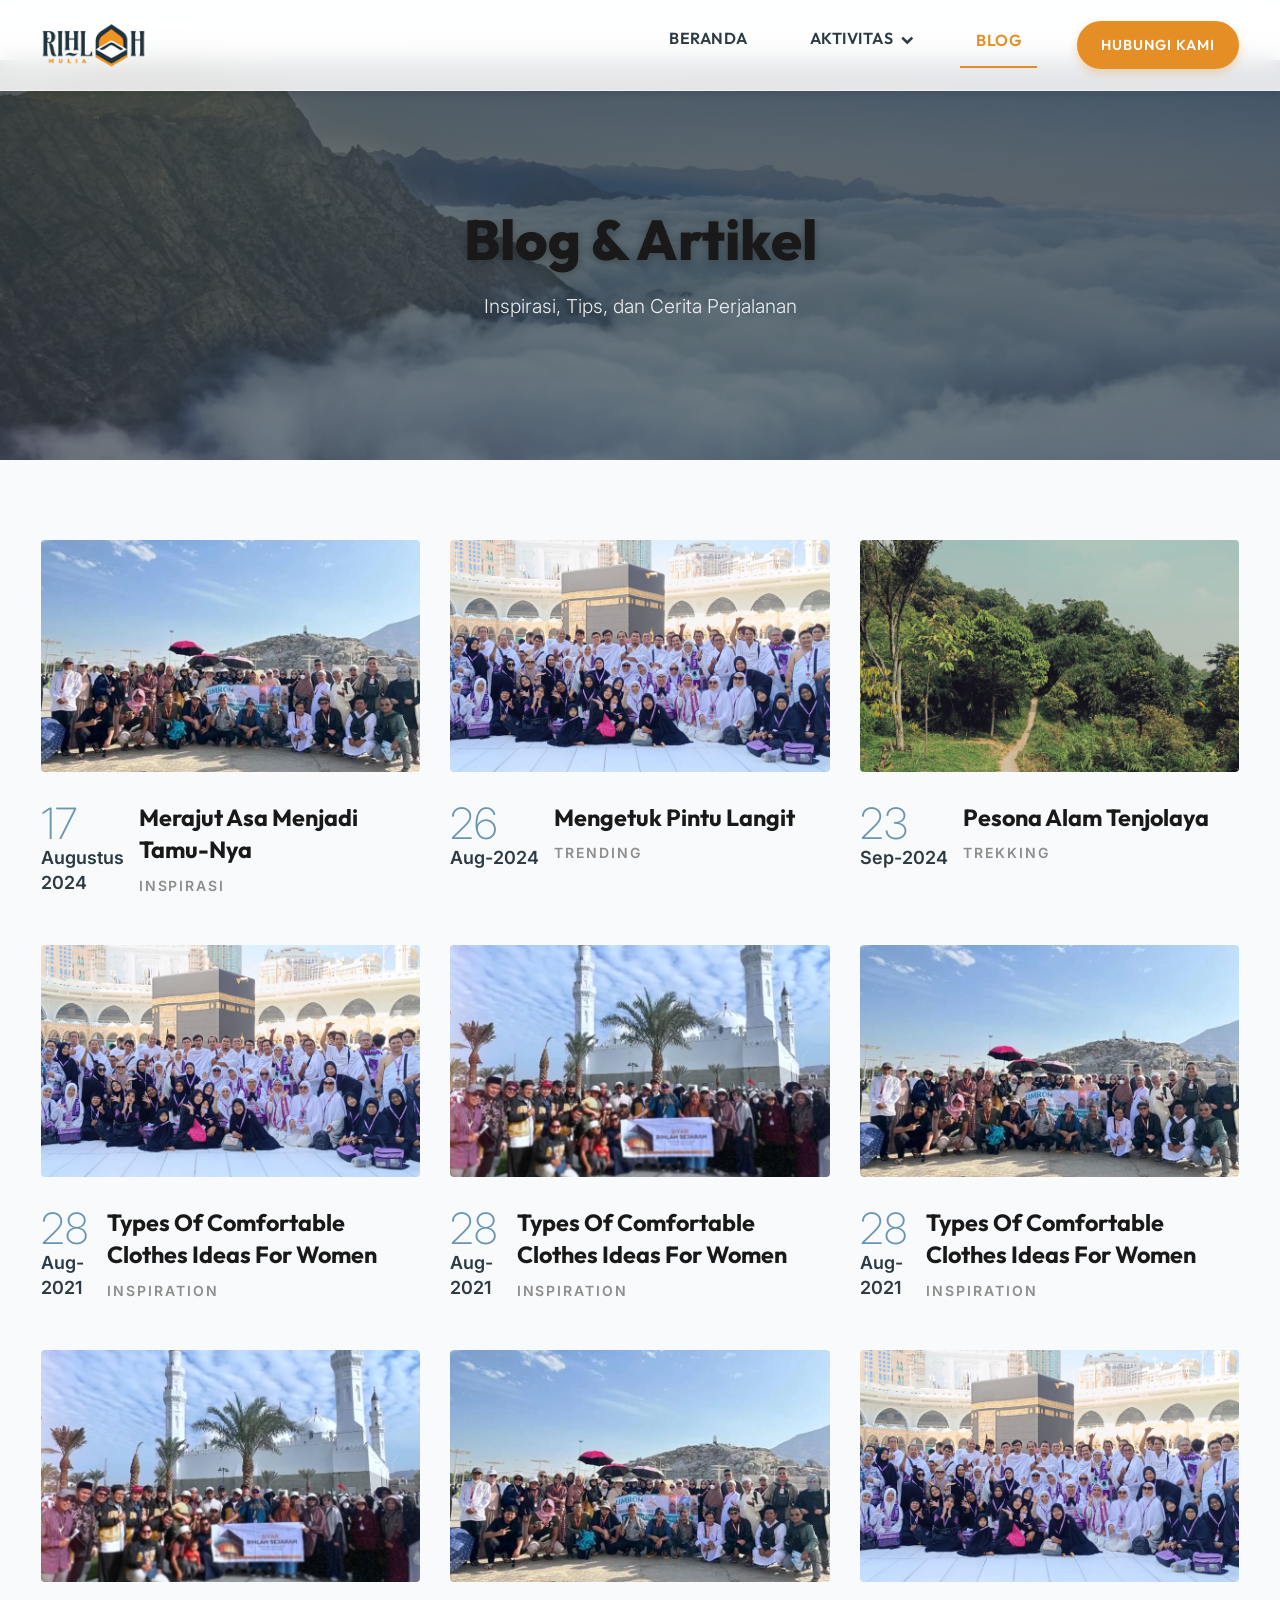
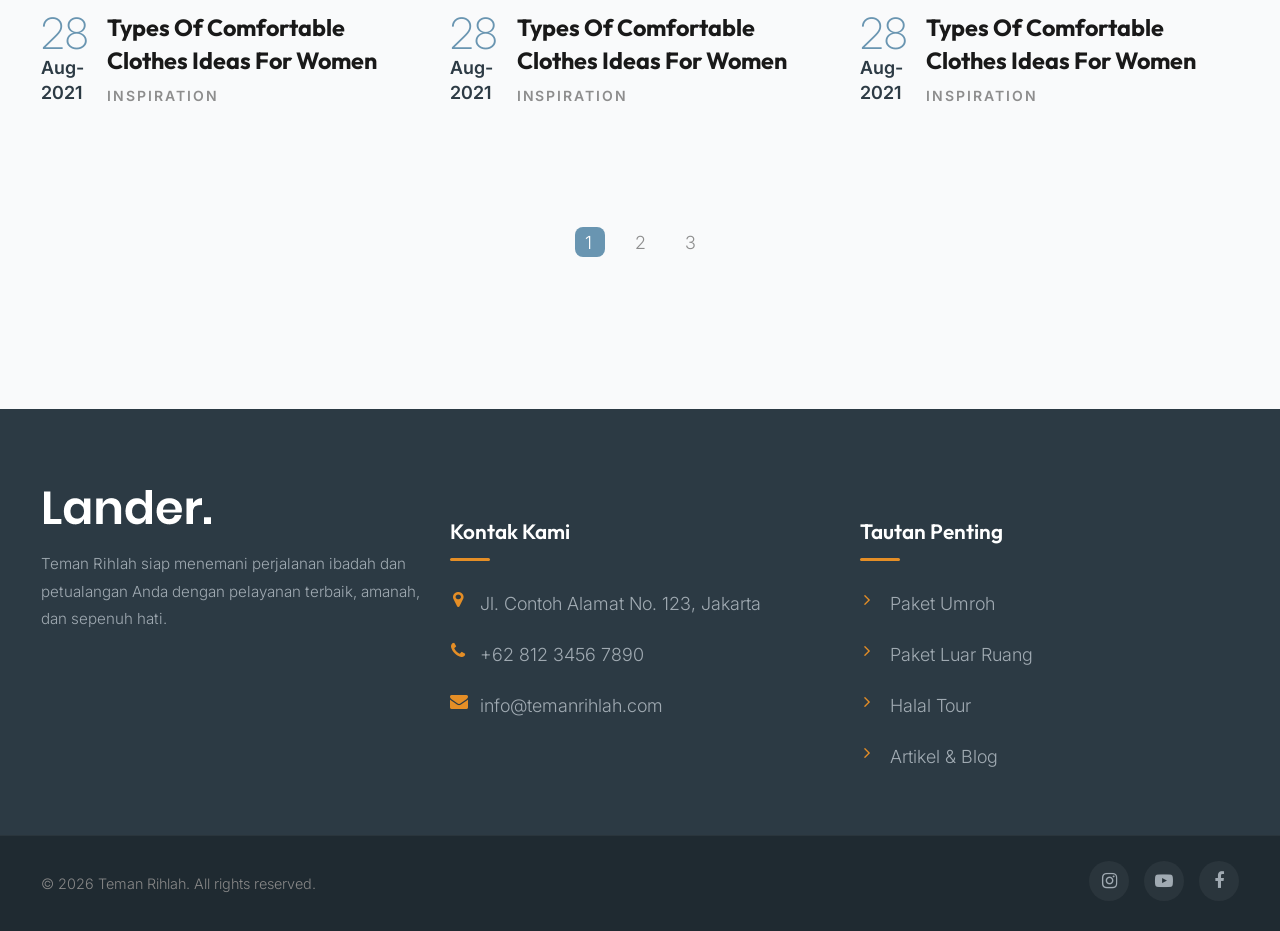
<file: blog.html>
<!DOCTYPE html>
<html lang="en">
  <head>
    <title>Teman Rihlah Mu</title>
    <meta charset="utf-8">
    <meta http-equiv="X-UA-Compatible" content="IE=edge">
    <meta name="viewport" content="width=device-width, initial-scale=1.0">
    <meta name="format-detection" content="telephone=no">
    <meta name="apple-mobile-web-app-capable" content="yes">
    <meta name="author" content="">
    <meta name="keywords" content="">
    <meta name="description" content="">
    <link rel="stylesheet" type="text/css" href="css/normalize.css">
    <link rel="stylesheet" type="text/css" href="icomoon/icomoon.css">
    <link rel="stylesheet" type="text/css" media="all" href="https://maxcdn.bootstrapcdn.com/font-awesome/4.7.0/css/font-awesome.min.css">
    <link rel="stylesheet" type="text/css" href="css/vendor.css">
    <link rel="stylesheet" type="text/css" href="style.css">
    <link rel="stylesheet" type="text/css" href="css/premium.css">
    
    <link rel="preconnect" href="https://fonts.googleapis.com">
    <link rel="preconnect" href="https://fonts.gstatic.com" crossorigin>
    <link href="https://fonts.googleapis.com/css2?family=Inter:wght@300;400;500;600;700&family=Outfit:wght@300;400;500;600;700;800&display=swap" rel="stylesheet">
    <script src="js/modernizr.js"></script>
  </head>
  <body>

    <div class="preloader-wrapper">
      <div class="preloader">
      </div>
    </div>

    <!-- Modern Header -->
    <header id="header" class="header-modern">
      <div class="container d-flex align-items-center justify-content-between header-inner">
        <div class="logo-wrap">
          <a href="index.html">
            <img src="images/main-logo.png" alt="Rihlah Mulia Logo" class="nav-logo">
          </a>
        </div>
        
        <!-- Mobile Menu Toggle -->
        <div class="menu-toggle">
          <i class="fa fa-bars"></i>
        </div>

        <nav class="nav-menu">
          <ul class="nav-list d-flex list-unstyled m-0">
            <li><a href="index.html" class="nav-link">Beranda</a></li>
            <li class="has-dropdown">
              <a href="#" class="nav-link">Aktivitas <i class="fa fa-chevron-down"></i></a>
              <ul class="dropdown-menu list-unstyled">
                <li><a href="umroh.html">Umroh</a></li>
                <li><a href="luar-ruang.html">Luar Ruang</a></li>
                <li><a href="halal-tour.html">Halal Tour</a></li>
              </ul>
            </li>
            <li><a href="blog.html" class="nav-link active">Blog</a></li>
          </ul>
        </nav>
        <div class="nav-action">
          <a href="contact.html" class="btn-premium btn-primary-premium btn-small-nav">Hubungi Kami</a>
        </div>
      </div>
    </header>

    <!-- Page Header -->
    <section class="page-header-premium">
      <img src="images/hero-image2.jpg" alt="Blog Banner" class="bg-img" onerror="this.src='images/main-banner.jpg'">
      <div class="page-title-content">
        <h1>Blog & Artikel</h1>
        <p class="text-white" style="font-size: 1.2rem; opacity: 0.9;">Inspirasi, Tips, dan Cerita Perjalanan</p>
      </div>
    </section>

    <section id="latest-blog" class="post-grid padding-premium" style="background-color: var(--light-bg);">
      <div class="container">
        <div class="row d-flex flex-wrap">
          <article class="col-md-4 post-item">
            <div class="image-holder zoom-effect">
              <a href="menjadi-tamunya.html">
                <img src="images/post-img1.jpg" alt="post" class="post-image">
              </a>
            </div>
            <div class="post-content d-flex">
              <div class="meta-date">
                <div class="meta-day text-primary">17</div>
                <div class="meta-month">Augustus</br>2024</div>
              </div>
              <div class="post-header">
                <h3 class="post-title">
                  <a href="menjadi-tamunya.html">Merajut Asa Menjadi Tamu-Nya</a>
                </h3>
                <a href="blog.html" class="blog-categories">Inspirasi</a>
              </div>
            </div>
          </article>
          <article class="col-md-4 post-item">
            <div class="image-holder zoom-effect">
              <a href="mengetuk-pintulangit.html">
                <img src="images/post-img2.jpg" alt="post" class="post-image">
              </a>
            </div>
            <div class="post-content d-flex">
              <div class="meta-date">
                <div class="meta-day text-primary">26</div>
                <div class="meta-month">Aug-2024</div>
              </div>
              <div class="post-header">
                <h3 class="post-title">
                  <a href="mengetuk-pintulangit.html">Mengetuk Pintu Langit</a>
                </h3>
                <a href="blog.html" class="blog-categories">Trending</a>
              </div>
            </div>
          </article>
          <article class="col-md-4 post-item">
            <div class="image-holder zoom-effect">
              <a href="tenjolaya.html">
                <img src="images/trekcibalay.png" alt="post" class="post-image">
              </a>
            </div>
            <div class="post-content d-flex">
              <div class="meta-date">
                <div class="meta-day text-primary">23</div>
                <div class="meta-month">Sep-2024</div>
              </div>
              <div class="post-header">
                <h3 class="post-title">
                  <a href="tenjolaya.html">Pesona Alam Tenjolaya</a>
                </h3>
                <a href="blog.html" class="blog-categories">Trekking</a>
              </div>
            </div>
          </article>
          <article class="col-md-4 post-item">
            <div class="image-holder zoom-effect">
              <a href="single-post.html">
                <img src="images/post-img2.jpg" alt="post" class="post-image">
              </a>
            </div>
            <div class="post-content d-flex">
              <div class="meta-date">
                <div class="meta-day text-primary">28</div>
                <div class="meta-month">Aug-2021</div>
              </div>
              <div class="post-header">
                <h3 class="post-title">
                  <a href="single-post.html">types of comfortable clothes ideas for women</a>
                </h3>
                <a href="blog.html" class="blog-categories">Inspiration</a>
              </div>
            </div>
          </article>
          <article class="col-md-4 post-item">
            <div class="image-holder zoom-effect">
              <a href="single-post.html">
                <img src="images/post-img3.jpg" alt="post" class="post-image">
              </a>
            </div>
            <div class="post-content d-flex">
              <div class="meta-date">
                <div class="meta-day text-primary">28</div>
                <div class="meta-month">Aug-2021</div>
              </div>
              <div class="post-header">
                <h3 class="post-title">
                  <a href="single-post.html">types of comfortable clothes ideas for women</a>
                </h3>
                <a href="blog.html" class="blog-categories">Inspiration</a>
              </div>
            </div>
          </article>
          <article class="col-md-4 post-item">
            <div class="image-holder zoom-effect">
              <a href="single-post.html">
                <img src="images/post-img1.jpg" alt="post" class="post-image">
              </a>
            </div>
            <div class="post-content d-flex">
              <div class="meta-date">
                <div class="meta-day text-primary">28</div>
                <div class="meta-month">Aug-2021</div>
              </div>
              <div class="post-header">
                <h3 class="post-title">
                  <a href="single-post.html">types of comfortable clothes ideas for women</a>
                </h3>
                <a href="blog.html" class="blog-categories">Inspiration</a>
              </div>
            </div>
          </article>
          <article class="col-md-4 post-item">
            <div class="image-holder zoom-effect">
              <a href="single-post.html">
                <img src="images/post-img3.jpg" alt="post" class="post-image">
              </a>
            </div>
            <div class="post-content d-flex">
              <div class="meta-date">
                <div class="meta-day text-primary">28</div>
                <div class="meta-month">Aug-2021</div>
              </div>
              <div class="post-header">
                <h3 class="post-title">
                  <a href="single-post.html">types of comfortable clothes ideas for women</a>
                </h3>
                <a href="blog.html" class="blog-categories">Inspiration</a>
              </div>
            </div>
          </article>
          <article class="col-md-4 post-item">
            <div class="image-holder zoom-effect">
              <a href="single-post.html">
                <img src="images/post-img1.jpg" alt="post" class="post-image">
              </a>
            </div>
            <div class="post-content d-flex">
              <div class="meta-date">
                <div class="meta-day text-primary">28</div>
                <div class="meta-month">Aug-2021</div>
              </div>
              <div class="post-header">
                <h3 class="post-title">
                  <a href="single-post.html">types of comfortable clothes ideas for women</a>
                </h3>
                <a href="blog.html" class="blog-categories">Inspiration</a>
              </div>
            </div>
          </article>
          <article class="col-md-4 post-item">
            <div class="image-holder zoom-effect">
              <a href="single-post.html">
                <img src="images/post-img2.jpg" alt="post" class="post-image">
              </a>
            </div>
            <div class="post-content d-flex">
              <div class="meta-date">
                <div class="meta-day text-primary">28</div>
                <div class="meta-month">Aug-2021</div>
              </div>
              <div class="post-header">
                <h3 class="post-title">
                  <a href="single-post.html">types of comfortable clothes ideas for women</a>
                </h3>
                <a href="blog.html" class="blog-categories">Inspiration</a>
              </div>
            </div>
          </article>
        </div>
        <nav class="navigation paging-navigation text-center padding-medium" role="navigation">
          <div class="pagination loop-pagination d-flex justify-content-center">
            <span aria-current="page" class="page-numbers current">1</span>
            <a class="page-numbers" href="#">2</a>
            <a class="page-numbers" href="#">3</a>
          </div>
        </nav>
      </div>
    </section>

    
    
    

    <!-- Premium Footer -->
    <footer class="footer-premium">
      <div class="container footer-premium-top">
        <div class="row">
          <div class="col-md-4 footer-widget">
            <div class="logo-wrap">
              <img src="images/main-logo-light.png" alt="Rihlah Mulia Logo" onerror="this.src='images/main-logo.png'; this.style.filter='brightness(0) invert(1)';">
            </div>
            <p>Teman Rihlah siap menemani perjalanan ibadah dan petualangan Anda dengan pelayanan terbaik, amanah, dan sepenuh hati.</p>
          </div>
          <div class="col-md-4 footer-widget">
            <h4 class="outfit-font">Kontak Kami</h4>
            <ul class="footer-links">
              <li><i class="fa fa-map-marker"></i> <span>Jl. Contoh Alamat No. 123, Jakarta</span></li>
              <li><i class="fa fa-phone"></i> <span>+62 812 3456 7890</span></li>
              <li><i class="fa fa-envelope"></i> <span>info@temanrihlah.com</span></li>
            </ul>
          </div>
          <div class="col-md-4 footer-widget">
            <h4 class="outfit-font">Tautan Penting</h4>
            <ul class="footer-links">
              <li><i class="fa fa-angle-right"></i> <a href="umroh.html">Paket Umroh</a></li>
              <li><i class="fa fa-angle-right"></i> <a href="luar-ruang.html">Paket Luar Ruang</a></li>
              <li><i class="fa fa-angle-right"></i> <a href="halal-tour.html">Halal Tour</a></li>
              <li><i class="fa fa-angle-right"></i> <a href="blog.html">Artikel & Blog</a></li>
            </ul>
          </div>
        </div>
      </div>
      <div class="footer-bottom-premium">
        <div class="container">
          <div class="footer-bottom-flex">
            <div class="footer-copyright">
              <p>© 2026 Teman Rihlah. All rights reserved.</p>
            </div>
            <ul class="footer-socials">
              <li><a href="#"><i class="fa fa-instagram"></i></a></li>
              <li><a href="#"><i class="fa fa-youtube-play"></i></a></li>
              <li><a href="#"><i class="fa fa-facebook"></i></a></li>
            </ul>
          </div>
        </div>
      </div>
    </footer>

    <script src="js/jquery-1.11.0.min.js"></script>
    <script src="js/plugins.js"></script>
    <script src="js/script.js"></script>
    <script>
      // Sticky header behavior
      window.addEventListener('scroll', function() {
        var header = document.getElementById('header');
        if (window.scrollY > 50) {
          header.style.padding = '8px 0';
          header.style.background = 'rgba(255, 255, 255, 0.98)';
          header.style.boxShadow = '0 4px 20px rgba(0,0,0,0.08)';
        } else {
          header.style.padding = '15px 0';
          header.style.background = 'rgba(255, 255, 255, 0.85)';
          header.style.boxShadow = '0 4px 6px -1px rgba(0, 0, 0, 0.1)';
        }
      });
      // Mobile Menu Toggle
      var menuToggle = document.querySelector('.menu-toggle');
      if(menuToggle) {
        menuToggle.addEventListener('click', function() {
          document.querySelector('.nav-menu').classList.toggle('active');
        });
      }
    </script>
  </body>
</html>
</file>
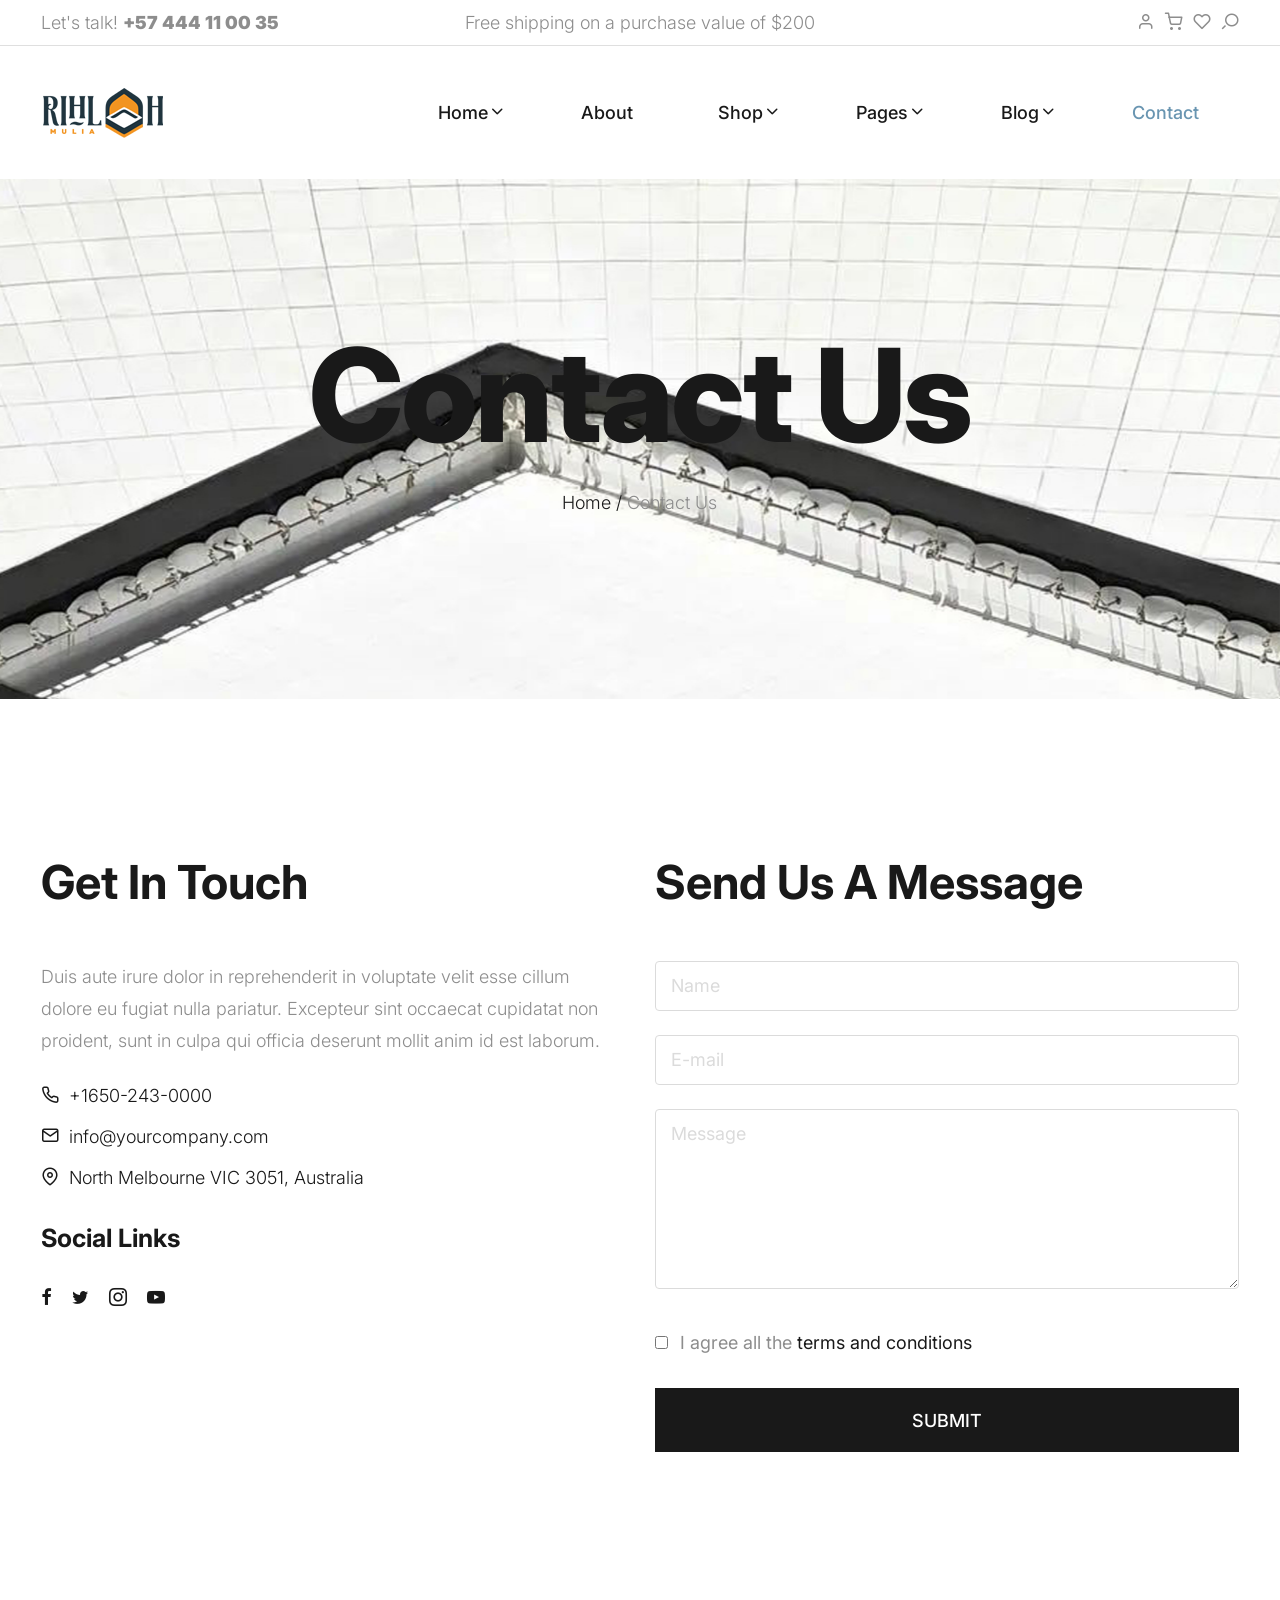
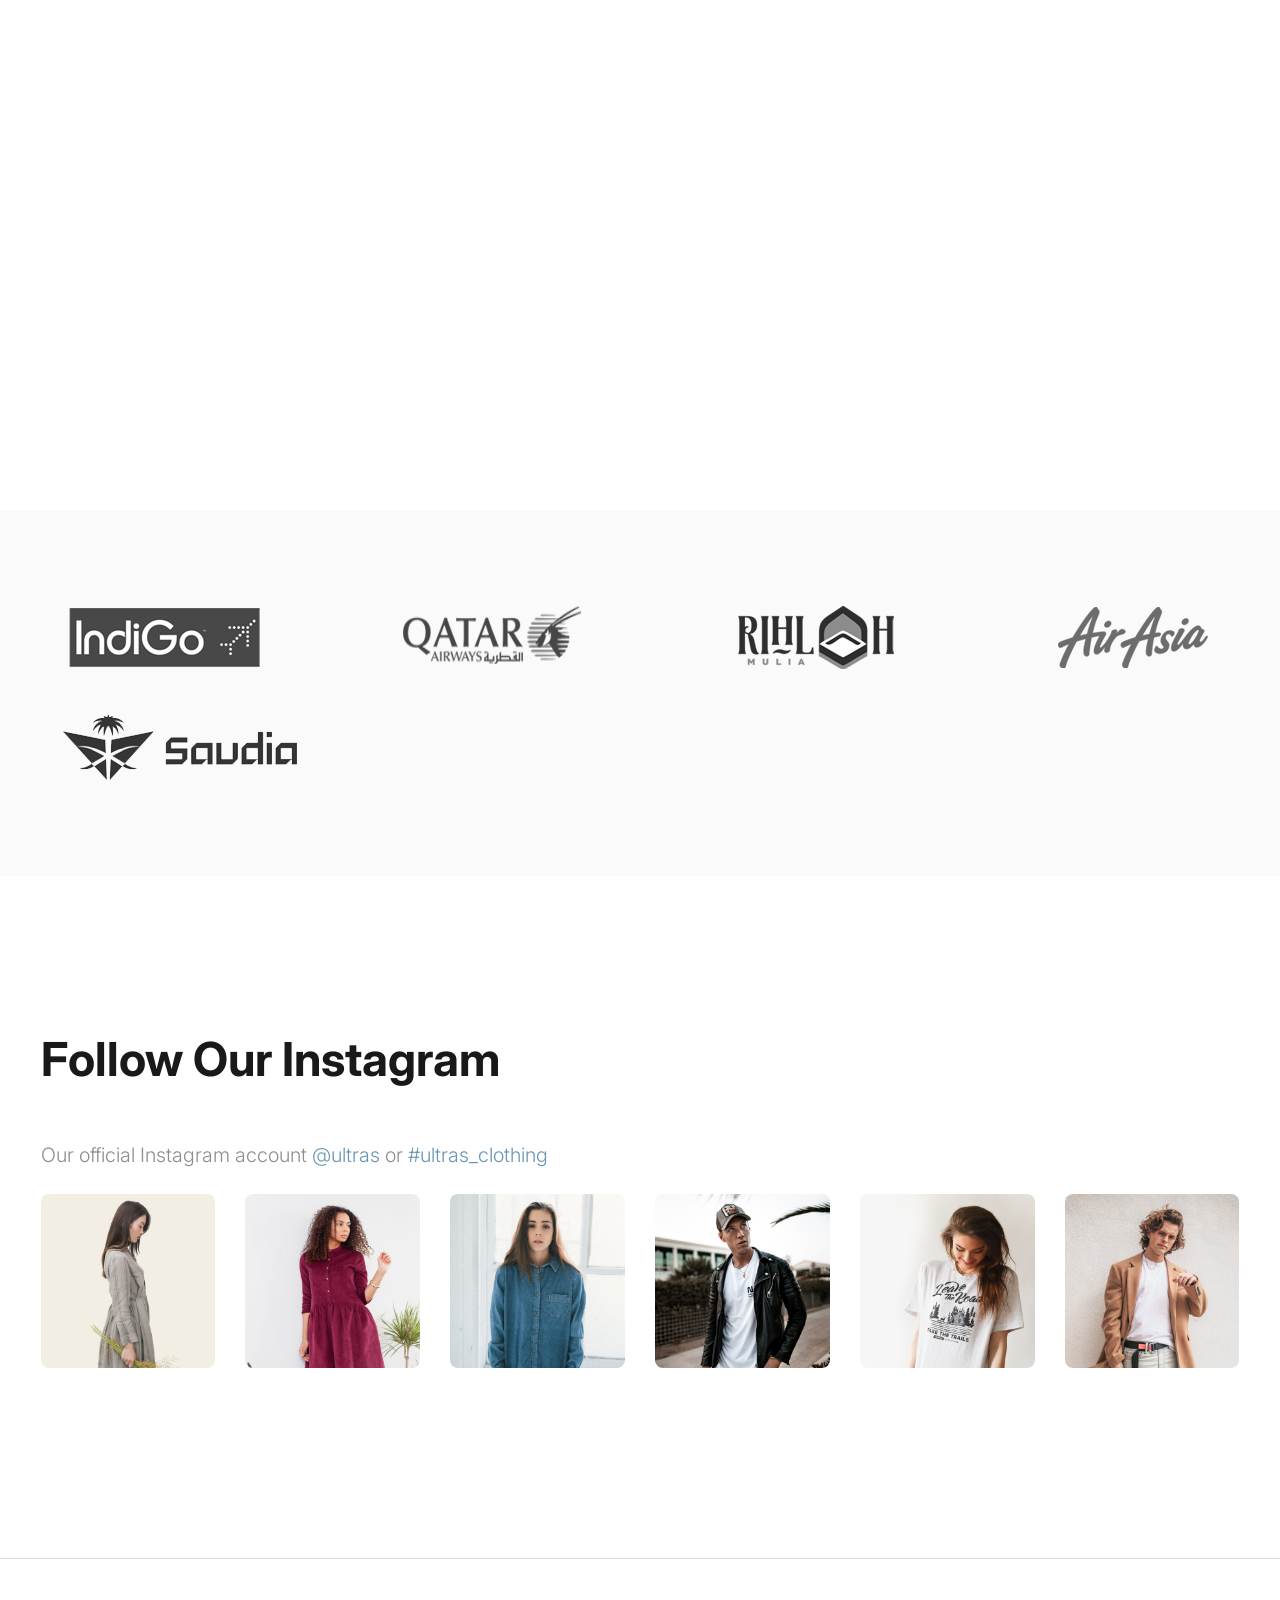
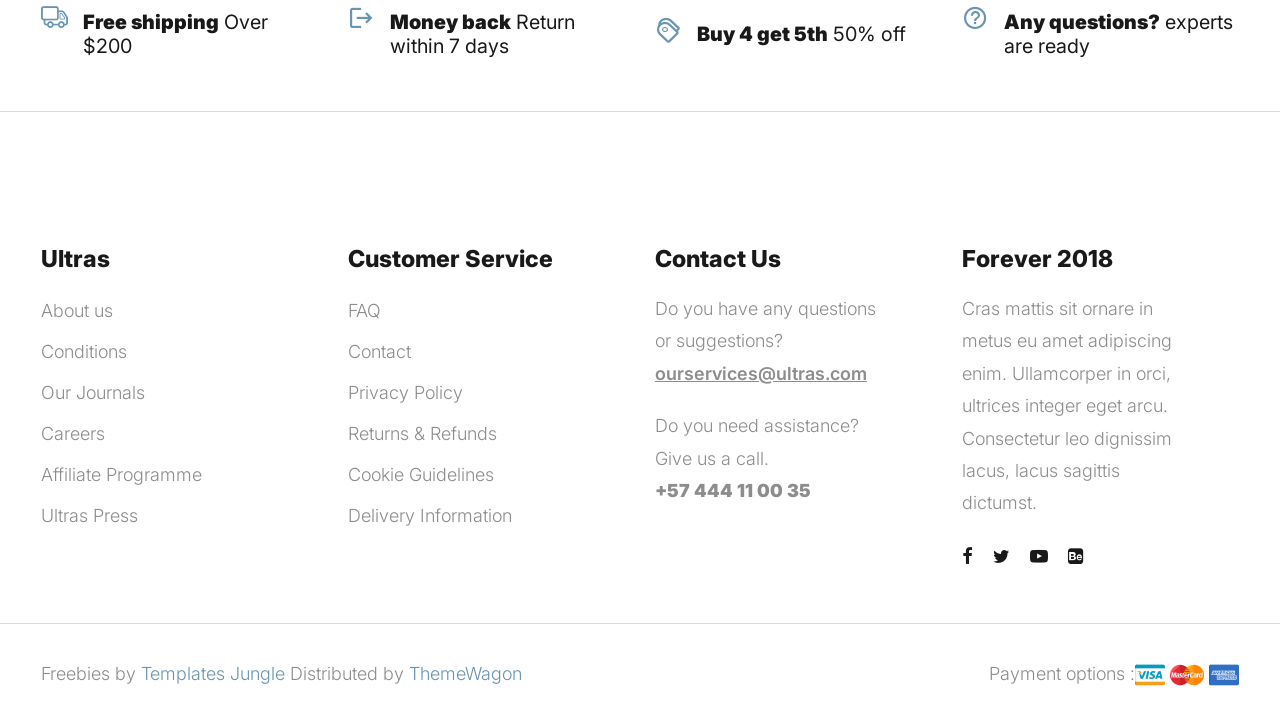
<file: contact.html>
<!DOCTYPE html>
<html lang="en">
  <head>
    <title>Ultras - Clothing Store eCommerce Store HTML Website Template</title>
    <meta charset="utf-8">
    <meta http-equiv="X-UA-Compatible" content="IE=edge">
    <meta name="viewport" content="width=device-width, initial-scale=1.0">
    <meta name="format-detection" content="telephone=no">
    <meta name="apple-mobile-web-app-capable" content="yes">
    <meta name="author" content="">
    <meta name="keywords" content="">
    <meta name="description" content="">
    <link rel="stylesheet" type="text/css" href="css/normalize.css">
    <link rel="stylesheet" type="text/css" href="icomoon/icomoon.css">
    <link rel="stylesheet" type="text/css" media="all" href="https://maxcdn.bootstrapcdn.com/font-awesome/4.7.0/css/font-awesome.min.css">
    <link rel="stylesheet" type="text/css" href="css/vendor.css">
    <link rel="stylesheet" type="text/css" href="style.css">
    <link rel="preconnect" href="https://fonts.googleapis.com">
    <link rel="preconnect" href="https://fonts.gstatic.com" crossorigin>
    <link href="https://fonts.googleapis.com/css2?family=Inter:wght@100;200;300;400;500;600;700;800;900&display=swap" rel="stylesheet">
    <!-- script
    ================================================== -->
    <script src="js/modernizr.js"></script>
  </head>
  <body>

    <div class="preloader-wrapper">
      <div class="preloader">
      </div>
    </div>

    <div class="search-popup">
      <div class="search-popup-container">

        <form role="search" method="get" class="search-form" action="">
          <input type="search" id="search-form" class="search-field" placeholder="Type and press enter" value="" name="s" />
          <button type="submit" class="search-submit"><a href="#"><i class="icon icon-search"></i></a></button>
        </form>

        <h5 class="cat-list-title">Browse Categories</h5>
        
        <ul class="cat-list">
          <li class="cat-list-item">
            <a href="shop.html" title="Men Jackets">Men Jackets</a>
          </li>
          <li class="cat-list-item">
            <a href="shop.html" title="Fashion">Fashion</a>
          </li>
          <li class="cat-list-item">
            <a href="shop.html" title="Casual Wears">Casual Wears</a>
          </li>
          <li class="cat-list-item">
            <a href="shop.html" title="Women">Women</a>
          </li>
          <li class="cat-list-item">
            <a href="shop.html" title="Trending">Trending</a>
          </li>
          <li class="cat-list-item">
            <a href="shop.html" title="Hoodie">Hoodie</a>
          </li>
          <li class="cat-list-item">
            <a href="shop.html" title="Kids">Kids</a>
          </li>
        </ul>
      </div>
    </div>
    <header id="header">
      <div id="header-wrap">
        <nav class="secondary-nav border-bottom">
          <div class="container">
            <div class="row d-flex align-items-center">
              <div class="col-md-4 header-contact">
                <p>Let's talk! <strong>+57 444 11 00 35</strong>
                </p>
              </div>
              <div class="col-md-4 shipping-purchase text-center">
                <p>Free shipping on a purchase value of $200</p>
              </div>
              <div class="col-md-4 col-sm-12 user-items">
                <ul class="d-flex justify-content-end list-unstyled">
                  <li>
                    <a href="login.html">
                      <i class="icon icon-user"></i>
                    </a>
                  </li>
                  <li>
                    <a href="cart.html">
                      <i class="icon icon-shopping-cart"></i>
                    </a>
                  </li>
                  <li>
                    <a href="wishlist.html">
                      <i class="icon icon-heart"></i>
                    </a>
                  </li>
                  <li class="user-items search-item pe-3">
                    <a href="#" class="search-button">
                      <i class="icon icon-search"></i>
                    </a>
                  </li>
                </ul>
              </div>
            </div>
          </div>
        </nav>
        <nav class="primary-nav padding-small">
          <div class="container">
            <div class="row d-flex align-items-center">
              <div class="col-lg-2 col-md-2">
                <div class="main-logo">
                  <a href="index.html">
                    <img src="images/main-logo.png" alt="logo">
                  </a>
                </div>
              </div>
              <div class="col-lg-10 col-md-10">
                <div class="navbar">

                  <div id="main-nav" class="stellarnav d-flex justify-content-end right">
                    <ul class="menu-list">

                      <li class="menu-item has-sub">
                        <a href="index.html" class="item-anchor d-flex align-item-center" data-effect="Home">Home<i class="icon icon-chevron-down"></i></a>
                        <ul class="submenu">
                          <li><a href="index.html" class="item-anchor">Home</a></li>
                          <li><a href="home2.html" class="item-anchor">Home v2<span class="text-primary"> (PRO)</span></a></li>
                        </ul>
                      </li>

                      <li><a href="about.html" class="item-anchor" data-effect="About">About</a></li>

                      <li class="menu-item has-sub">
                        <a href="shop.html" class="item-anchor d-flex align-item-center" data-effect="Shop">Shop<i class="icon icon-chevron-down"></i></a>
                        <ul class="submenu">
                          <li><a href="shop.html" class="item-anchor">Shop</a></li>
                          <li><a href="shop-slider.html" class="item-anchor">Shop slider<span class="text-primary"> (PRO)</span></a></li>
                          <li><a href="shop-grid.html" class="item-anchor">Shop grid<span class="text-primary"> (PRO)</span></a></li>
                          <li><a href="shop-list.html" class="item-anchor">Shop list<span class="text-primary"> (PRO)</span></a></li>
                          <li><a href="single-product.html" class="item-anchor">Single product<span class="text-primary"> (PRO)</span></a></li>
                          <li><a href="cart.html" class="item-anchor">Cart<span class="text-primary"> (PRO)</span></a></li>
                          <li><a href="wishlist.html" class="item-anchor">Wishlist<span class="text-primary"> (PRO)</span></a></li>
                          <li><a href="checkout.html" class="item-anchor">Checkout<span class="text-primary"> (PRO)</span></a></li>
                        </ul>
                      </li>

                      <li class="menu-item has-sub">
                        <a href="#" class="item-anchor d-flex align-item-center" data-effect="Pages">Pages<i class="icon icon-chevron-down"></i></a>
                        <ul class="submenu">
                          <li><a href="coming-soon.html" class="item-anchor">Coming soon<span class="text-primary"> (PRO)</span></a></li>
                          <li><a href="login.html" class="item-anchor">Login<span class="text-primary"> (PRO)</span></a></li>
                          <li><a href="faqs.html" class="item-anchor">FAQs<span class="text-primary"> (PRO)</span></a></li>
                          <li><a href="styles.html" class="item-anchor">Styles</a></li>
                          <li><a href="thank-you.html" class="item-anchor">Thankyou</a></li>
                          <li><a href="error.html" class="item-anchor">Error page<span class="text-primary"> (PRO)</span></a></li>
                        </ul>
                      </li>

                      <li class="menu-item has-sub">
                        <a href="blog.html" class="item-anchor d-flex align-item-center" data-effect="Blog">Blog<i class="icon icon-chevron-down"></i></a>
                        <ul class="submenu">
                          <li><a href="blog.html" class="item-anchor">Blog</a></li>
                          <li><a href="blog-sidebar.html" class="item-anchor">Blog with sidebar<span class="text-primary"> (PRO)</span></a></li>
                          <li><a href="blog-masonry.html" class="item-anchor">Blog masonry<span class="text-primary"> (PRO)</span></a></li>
                          <li><a href="single-post.html" class="item-anchor">Single post</a></li>
                        </ul>
                      </li>

                      <li><a href="contact.html" class="item-anchor active" data-effect="Contact">Contact</a></li>

                    </ul>
                  </div>

                </div>
              </div>
            </div>
          </div>
        </nav>
      </div>
    </header>

    <section class="site-banner jarallax padding-large" style="background: url(images/hero-image.jpg) no-repeat; background-position: top;">
      <div class="container">
        <div class="row">
          <div class="col-md-12">
            <h1 class="page-title">Contact us</h1>
            <div class="breadcrumbs">
              <span class="item">
                <a href="index.html">Home /</a>
              </span>
              <span class="item">Contact us</span>
            </div>
          </div>
        </div>
      </div>
    </section>

    <section class="contact-information padding-large">
      <div class="container">
        <div class="row">
          <div class="col-md-6">
            <div class="section-header">
              <h2 class="section-title">Get in touch</h2>
            </div>
            <div class="contact-detail">
              <div class="detail-list">
                <p>Duis aute irure dolor in reprehenderit in voluptate velit esse cillum dolore eu fugiat nulla pariatur. Excepteur sint occaecat cupidatat non proident, sunt in culpa qui officia deserunt mollit anim id est laborum.</p>
                <ul class="list-unstyled list-icon">
                  <li>
                    <a href="#"><i class="icon icon-phone"></i>+1650-243-0000</a>
                  </li>
                  <li>
                    <a href="mailto:info@yourcompany.com"><i class="icon icon-mail"></i>info@yourcompany.com</a>
                  </li>
                  <li>
                    <a href="#"><i class="icon icon-map-pin"></i>North Melbourne VIC 3051, Australia</a>
                  </li>
                </ul>
              </div>
              <div class="social-links">
                <h3>Social Links</h3>
                <ul class="d-flex list-unstyled">
                  <li><a href="#" class="icon icon-facebook"></a></li>
                  <li><a href="#" class="icon icon-twitter"></a></li>
                  <li><a href="#" class="icon icon-instagram"></a></li>
                  <li><a href="#" class="icon icon-youtube-play"></a></li>
                </ul>
              </div>
            </div>
          </div>
          <div class="col-md-6">
            <div class="contact-information">
              <div class="section-header">
                <h2 class="section-title">Send us a message</h2>
              </div>
              <form name="contactform" action="contact.php" method="post" class="contact-form">
                <div class="form-item">
                  <input type="text" minlength="2" name="name" placeholder="Name" class="u-full-width bg-light" required>
                  <input type="email" name="email" placeholder="E-mail" class="u-full-width bg-light" required>
                  <textarea class="u-full-width bg-light" name="message" placeholder="Message" style="height: 180px;" required></textarea>
                </div>
                <label>
                  <input type="checkbox" required>
                  <span class="label-body">I agree all the <a href="#">terms and conditions</a>
                  </span>
                </label>
                <button type="submit" name="submit" class="btn btn-dark btn-full btn-medium">Submit</button>
              </form>
            </div>
          </div>
        </div>
      </div>
    </section>

    <section class="google-map">
      <div class="mapouter">
        <div class="gmap_canvas">
          <iframe width="100%" height="500" id="gmap_canvas" src="https://maps.google.com/maps?q=2880%20Broadway,%20New%20York&t=&z=13&ie=UTF8&iwloc=&output=embed" frameborder="0" scrolling="no" marginheight="0" marginwidth="0"></iframe>
          <a href="https://getasearch.com/fmovies"></a>
          <br>
          <style>
            .mapouter {
              position: relative;
              text-align: right;
              height: 500px;
              width: 100%;
            }
          </style>
          <a href="https://www.embedgooglemap.net">embedgooglemap.net</a>
          <style>
            .gmap_canvas {
              overflow: hidden;
              background: none !important;
              height: 500px;
              width: 100%;
            }
          </style>
        </div>
      </div>
    </section>

    <section id="brand-collection" class="padding-medium bg-light-grey">
      <div class="container">
        <div class="d-flex flex-wrap justify-content-between">
          <img src="images/brand1.png" alt="phone" class="brand-image">
          <img src="images/brand2.png" alt="phone" class="brand-image">
          <img src="images/brand3.png" alt="phone" class="brand-image">
          <img src="images/brand4.png" alt="phone" class="brand-image">
          <img src="images/brand5.png" alt="phone" class="brand-image">
        </div>
      </div>
    </section>

    <section id="instagram" class="padding-large">
      <div class="container">
        <div class="section-header">
          <h2 class="section-title">Follow our instagram</h2>
        </div>
        <p>Our official Instagram account <a href="#">@ultras</a> or <a href="#">#ultras_clothing</a>
        </p>
        <div class="row d-flex flex-wrap justify-content-between">
          <div class="col-lg-2 col-md-4 col-sm-6">
            <figure class="zoom-effect">
              <img src="images/insta-image1.jpg" alt="instagram" class="insta-image">
              <i class="icon icon-instagram"></i>
            </figure>
          </div>
          <div class="col-lg-2 col-md-4 col-sm-6">
            <figure class="zoom-effect">
              <img src="images/insta-image2.jpg" alt="instagram" class="insta-image">
              <i class="icon icon-instagram"></i>
            </figure>
          </div>
          <div class="col-lg-2 col-md-4 col-sm-6">
            <figure class="zoom-effect">
              <img src="images/insta-image3.jpg" alt="instagram" class="insta-image">
              <i class="icon icon-instagram"></i>
            </figure>
          </div>
          <div class="col-lg-2 col-md-4 col-sm-6">
            <figure class="zoom-effect">
              <img src="images/insta-image4.jpg" alt="instagram" class="insta-image">
              <i class="icon icon-instagram"></i>
            </figure>
          </div>
          <div class="col-lg-2 col-md-4 col-sm-6">
            <figure class="zoom-effect">
              <img src="images/insta-image5.jpg" alt="instagram" class="insta-image">
              <i class="icon icon-instagram"></i>
            </figure>
          </div>
          <div class="col-lg-2 col-md-4 col-sm-6">
            <figure class="zoom-effect">
              <img src="images/insta-image6.jpg" alt="instagram" class="insta-image">
              <i class="icon icon-instagram"></i>
            </figure>
          </div>
        </div>          
      </div>
    </section>

    <section id="shipping-information">
      <hr>
      <div class="container">
        <div class="row d-flex flex-wrap align-items-center justify-content-between">
          <div class="col-md-3 col-sm-6">
            <div class="icon-box">
              <i class="icon icon-truck"></i>
              <h4 class="block-title">
                <strong>Free shipping</strong> Over $200
              </h4>
            </div>
          </div>
          <div class="col-md-3 col-sm-6">
            <div class="icon-box">
              <i class="icon icon-return"></i>
              <h4 class="block-title">
                <strong>Money back</strong> Return within 7 days
              </h4>
            </div>
          </div>
          <div class="col-md-3 col-sm-6">
            <div class="icon-box">
              <i class="icon icon-tags1"></i>
              <h4 class="block-title">
                <strong>Buy 4 get 5th</strong> 50% off
              </h4>
            </div>
          </div>
          <div class="col-md-3 col-sm-6">
            <div class="icon-box">
              <i class="icon icon-help_outline"></i>
              <h4 class="block-title">
                <strong>Any questions?</strong> experts are ready
              </h4>
            </div>
          </div>
        </div>
      </div>
      <hr>
    </section>

    <footer id="footer">
      <div class="container">
        <div class="footer-menu-list">
          <div class="row d-flex flex-wrap justify-content-between">
            <div class="col-lg-3 col-md-6 col-sm-6">
              <div class="footer-menu">
                <h5 class="widget-title">Ultras</h5>
                <ul class="menu-list list-unstyled">
                  <li class="menu-item">
                    <a href="about.html">About us</a>
                  </li>
                  <li class="menu-item">
                    <a href="#">Conditions </a>
                  </li>
                  <li class="menu-item">
                    <a href="blog.html">Our Journals</a>
                  </li>
                  <li class="menu-item">
                    <a href="#">Careers</a>
                  </li>
                  <li class="menu-item">
                    <a href="#">Affiliate Programme</a>
                  </li>
                  <li class="menu-item">
                    <a href="#">Ultras Press</a>
                  </li>
                </ul>
              </div>
            </div>
            <div class="col-lg-3 col-md-6 col-sm-6">
              <div class="footer-menu">
                <h5 class="widget-title">Customer Service</h5>
                <ul class="menu-list list-unstyled">
                  <li class="menu-item">
                    <a href="faqs.html">FAQ</a>
                  </li>
                  <li class="menu-item">
                    <a href="contact.html">Contact</a>
                  </li>
                  <li class="menu-item">
                    <a href="#">Privacy Policy</a>
                  </li>
                  <li class="menu-item">
                    <a href="#">Returns & Refunds</a>
                  </li>
                  <li class="menu-item">
                    <a href="#">Cookie Guidelines</a>
                  </li>
                  <li class="menu-item">
                    <a href="#">Delivery Information</a>
                  </li>
                </ul>
              </div>
            </div>
            <div class="col-lg-3 col-md-6 col-sm-6">
              <div class="footer-menu">
                <h5 class="widget-title">Contact Us</h5>
                <p>Do you have any questions or suggestions? <a href="#" class="email">ourservices@ultras.com</a>
                </p>
                <p>Do you need assistance? Give us a call. <br>
                  <strong>+57 444 11 00 35</strong>
                </p>
              </div>
            </div>
            <div class="col-lg-3 col-md-6 col-sm-6">
              <div class="footer-menu">
                <h5 class="widget-title">Forever 2018</h5>
                <p>Cras mattis sit ornare in metus eu amet adipiscing enim. Ullamcorper in orci, ultrices integer eget arcu. Consectetur leo dignissim lacus, lacus sagittis dictumst.</p>
                <div class="social-links">
                  <ul class="d-flex list-unstyled">
                    <li>
                      <a href="#">
                        <i class="icon icon-facebook"></i>
                      </a>
                    </li>
                    <li>
                      <a href="#">
                        <i class="icon icon-twitter"></i>
                      </a>
                    </li>
                    <li>
                      <a href="#">
                        <i class="icon icon-youtube-play"></i>
                      </a>
                    </li>
                    <li>
                      <a href="#">
                        <i class="icon icon-behance-square"></i>
                      </a>
                    </li>
                  </ul>
                </div>
              </div>
            </div>
          </div>
        </div>
      </div>
      <hr>
    </footer>

    <div id="footer-bottom">
      <div class="container">
        <div class="d-flex align-items-center flex-wrap justify-content-between">
          <div class="copyright">
            <p>Freebies by <a href="https://templatesjungle.com/">Templates Jungle</a> Distributed by <a href="https://themewagon.com">ThemeWagon</a>
            </p>
          </div>
          <div class="payment-method">
            <p>Payment options :</p>
            <div class="card-wrap">
              <img src="images/visa-icon.jpg" alt="visa">
              <img src="images/mastercard.png" alt="mastercard">
              <img src="images/american-express.jpg" alt="american-express">
            </div>
          </div>
        </div>
      </div>
    </div>

    <script src="js/jquery-1.11.0.min.js"></script>
    <script src="js/plugins.js"></script>
    <script src="js/script.js"></script>
  </body>
</html>
</file>
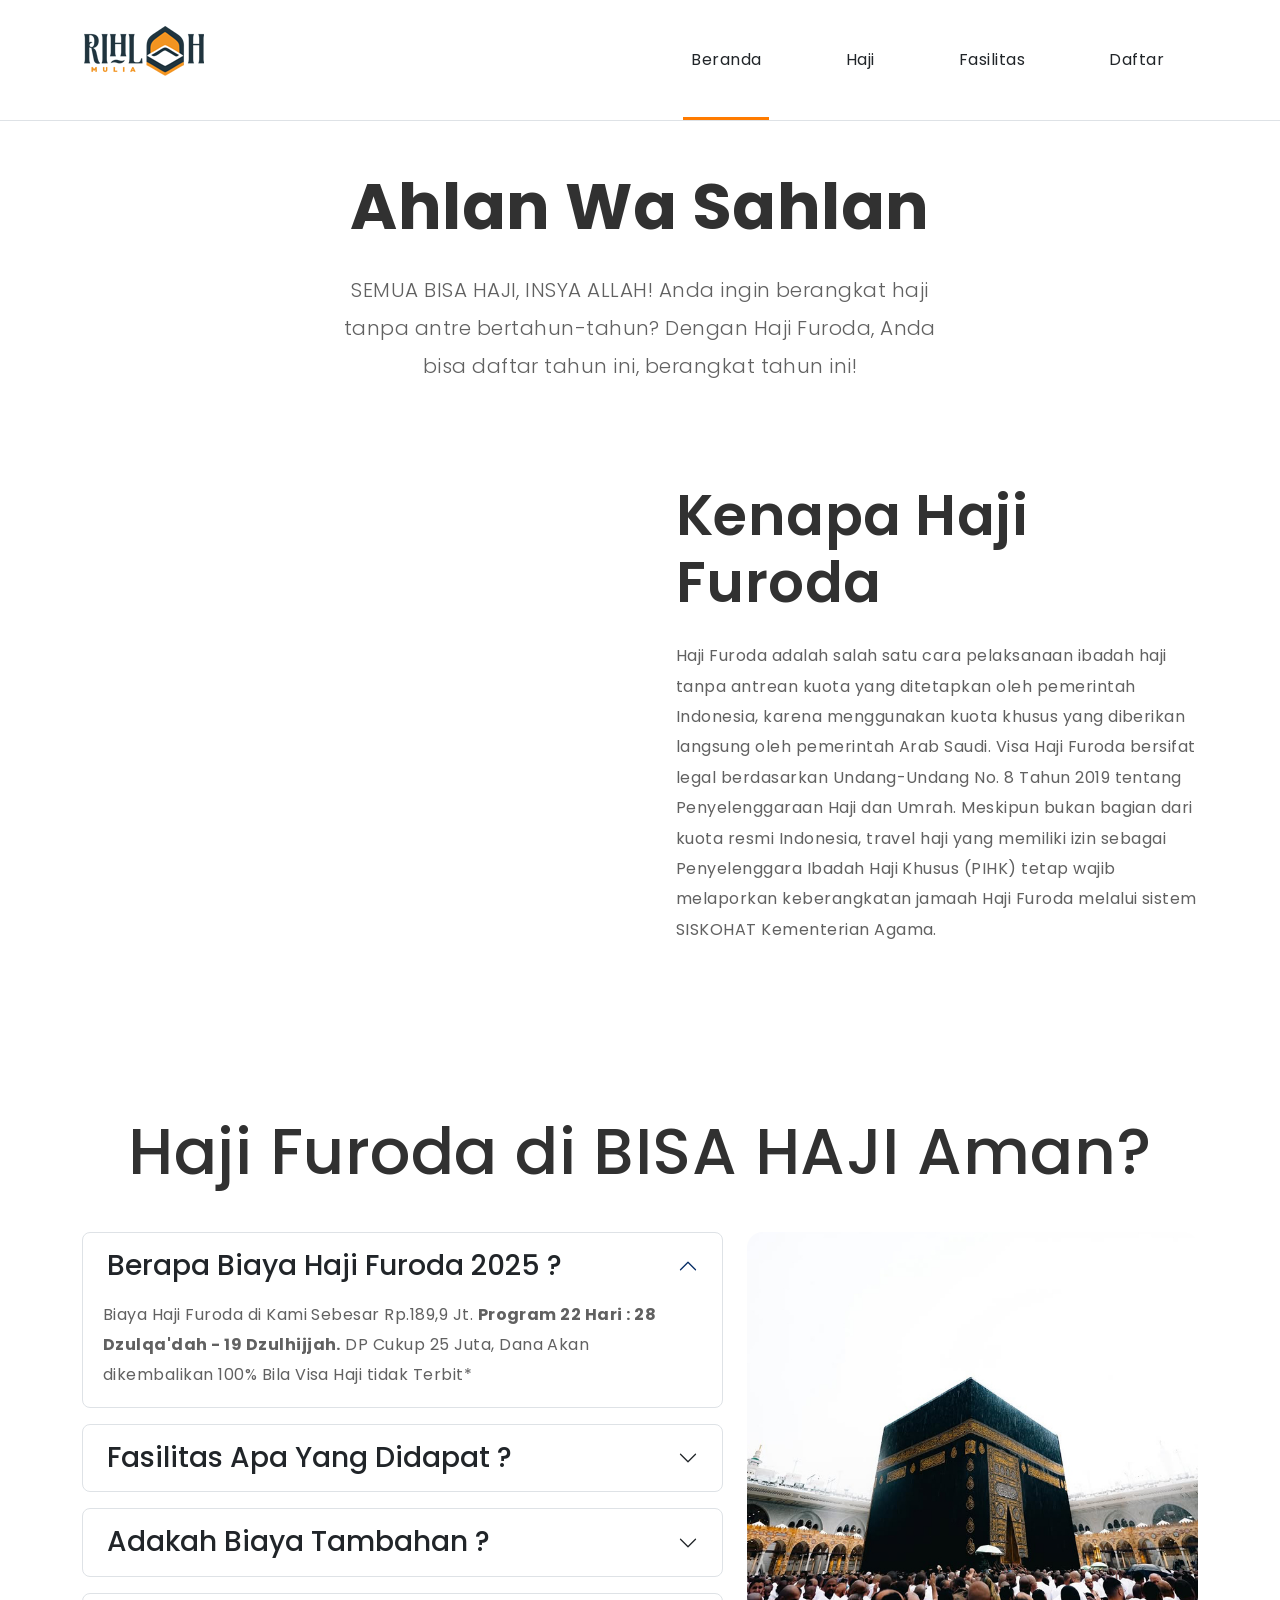
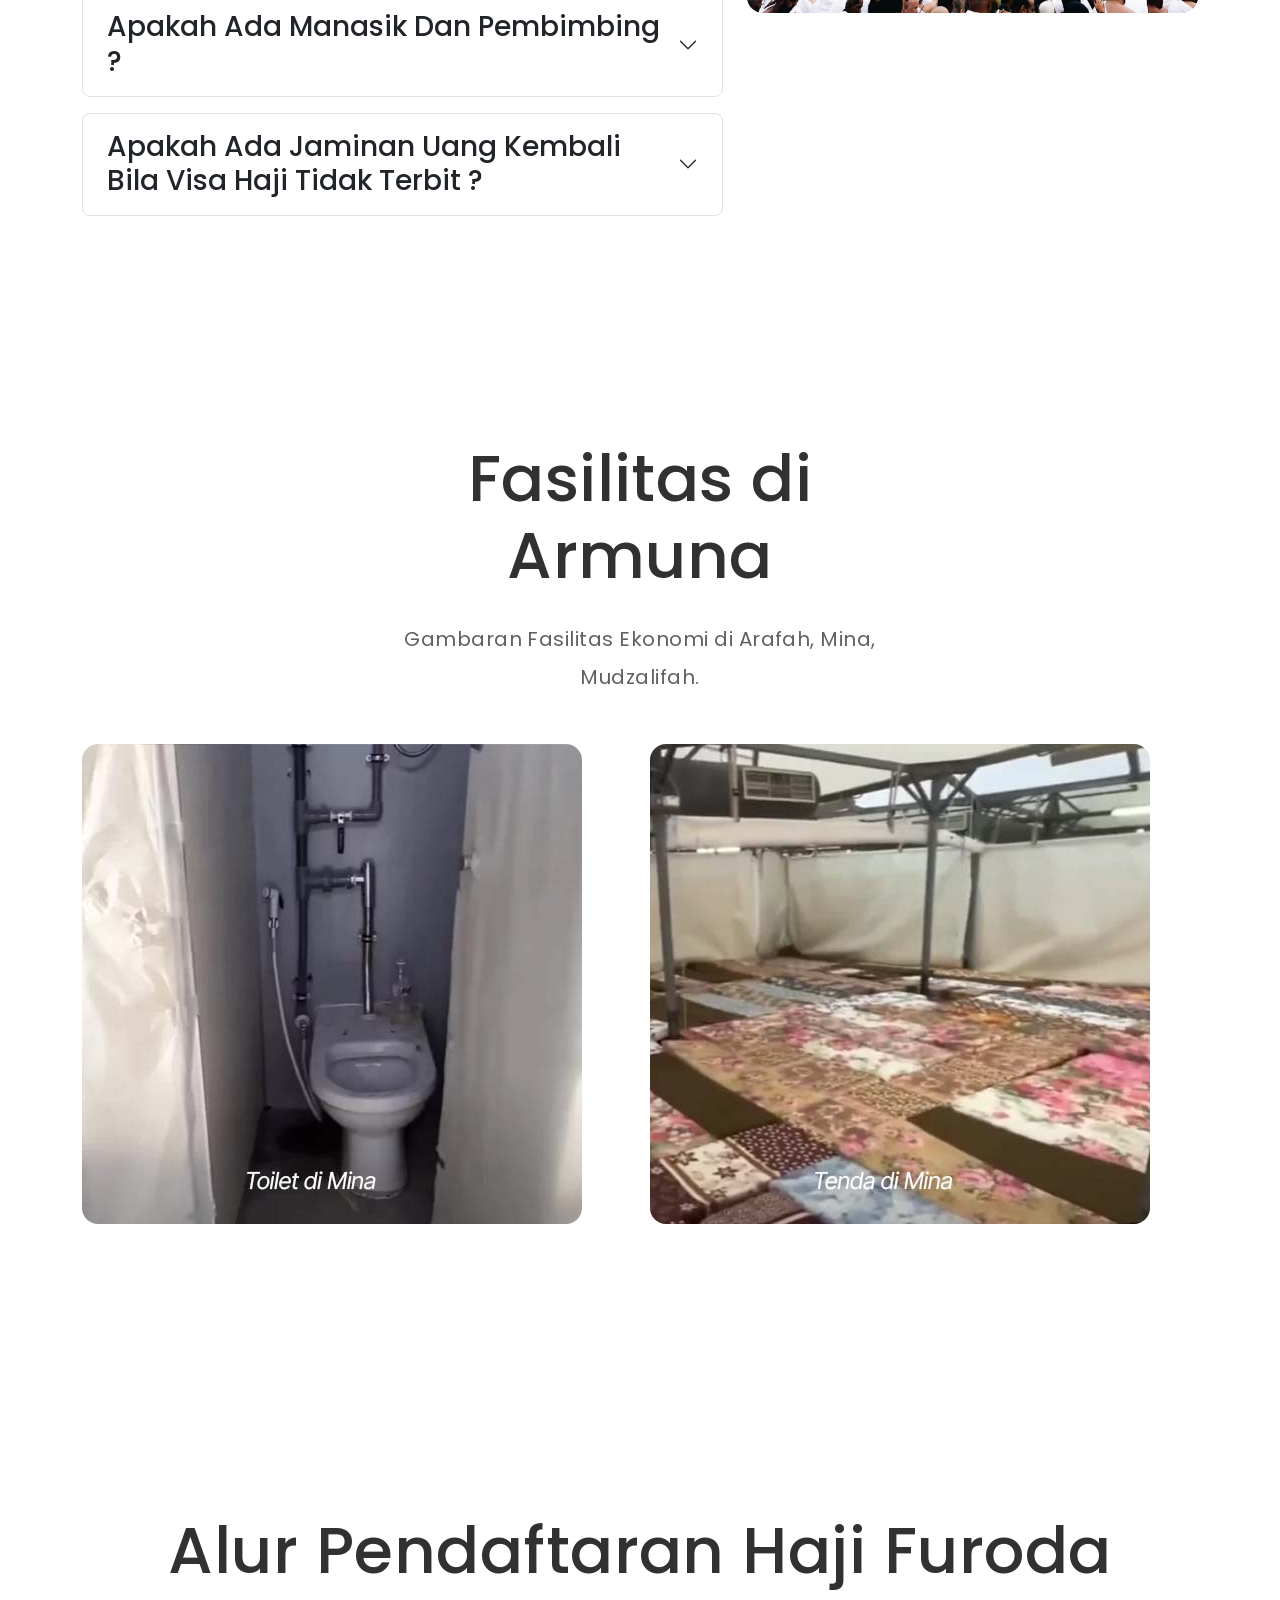
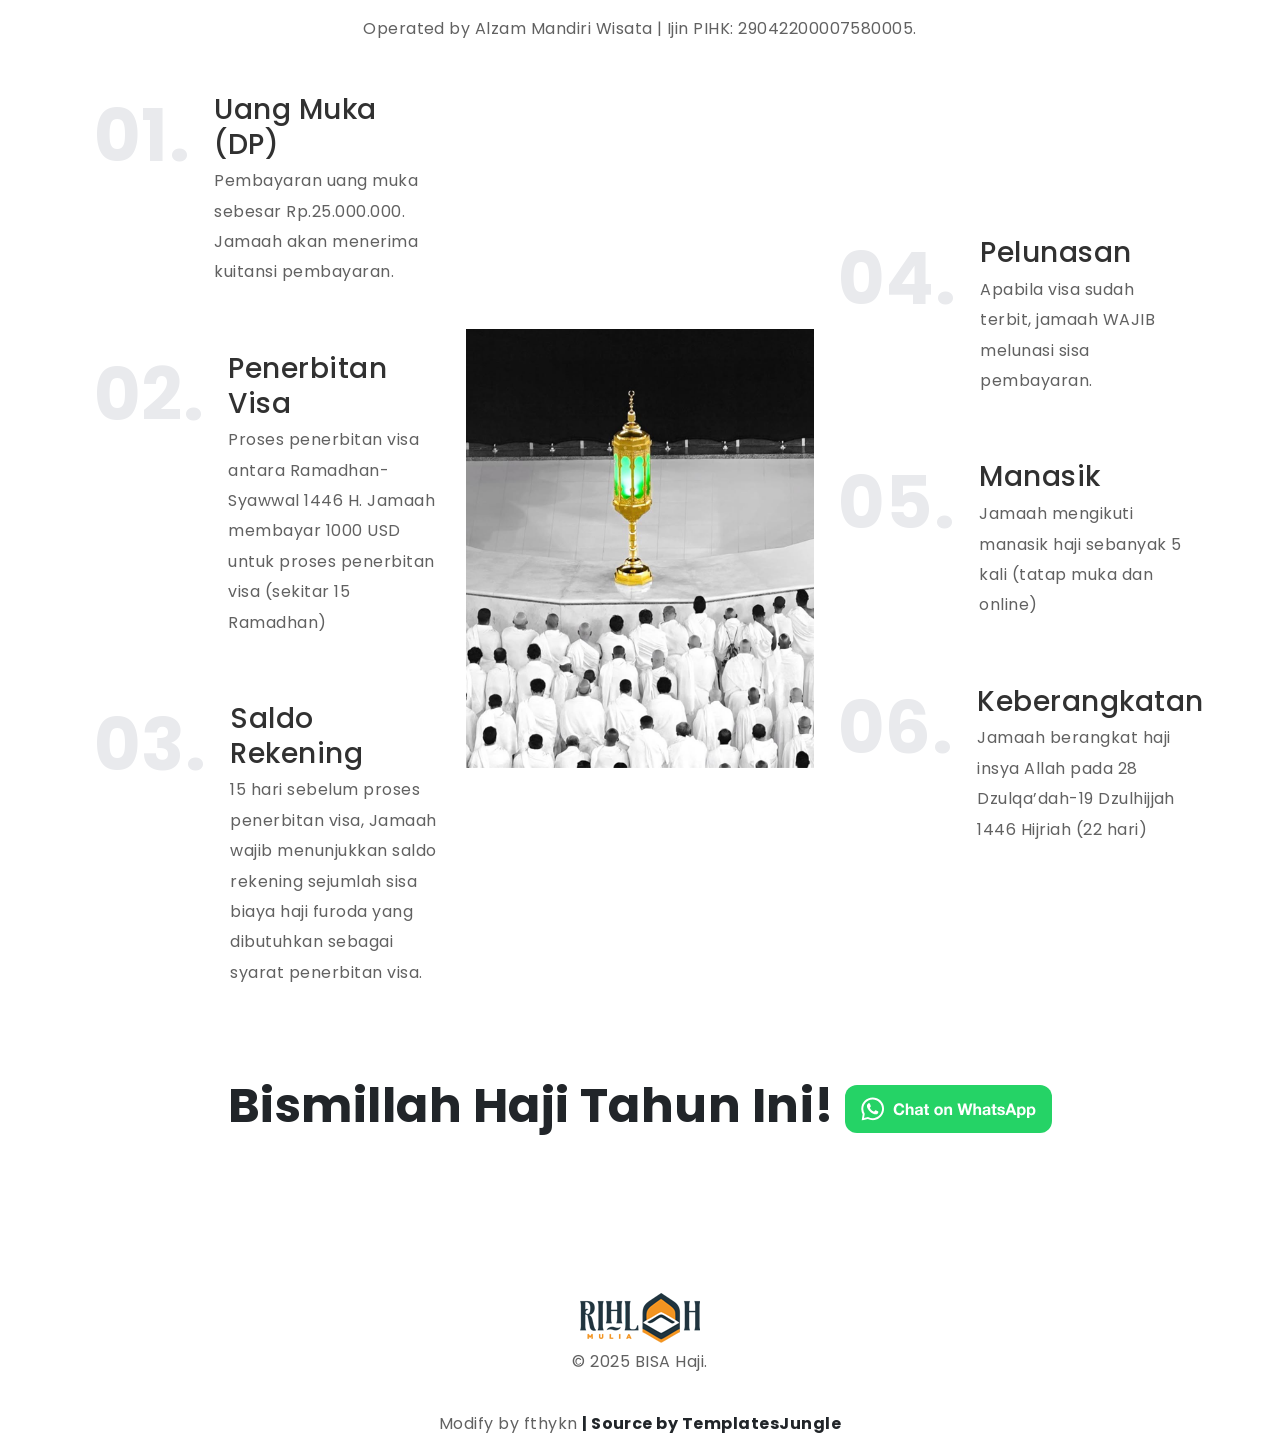
<file: hajifuroda.html>
<!DOCTYPE html>
<html>
  <head>
    <title>BISA Haji</title>
    <meta charset="utf-8">
    <meta http-equiv="X-UA-Compatible" content="IE=edge">
    <meta name="viewport" content="width=device-width, initial-scale=1.0">
    <meta name="format-detection" content="telephone=no">
    <meta name="apple-mobile-web-app-capable" content="yes">
    <meta name="author" content="">
    <meta name="keywords" content="">
    <meta name="description" content="">
    <link rel="stylesheet" href="https://cdn.jsdelivr.net/npm/swiper@10/swiper-bundle.min.css" />
    <link rel="stylesheet" type="text/css" href="https://cdn.jsdelivr.net/npm/bootstrap@5.3.2/dist/css/bootstrap.min.css">
    <link rel="stylesheet" type="text/css" href="css/vendor1.css">
    <link rel="stylesheet" type="text/css" href="style2.css">
    <link rel="preconnect" href="https://fonts.googleapis.com">
    <link rel="preconnect" href="https://fonts.gstatic.com" crossorigin>
    <link href="https://fonts.googleapis.com/css2?family=Poppins:wght@100;200;300;400;500;600;700;800;900&display=swap" rel="stylesheet">
    <!-- script
    ================================================== -->
  </head>
  <body>
    <svg xmlns="http://www.w3.org/2000/svg" style="display: none;">
      <symbol xmlns="http://www.w3.org/2000/svg" id="navbar-icon" viewBox="0 0 16 16">
        <path d="M14 10.5a.5.5 0 0 0-.5-.5h-3a.5.5 0 0 0 0 1h3a.5.5 0 0 0 .5-.5zm0-3a.5.5 0 0 0-.5-.5h-7a.5.5 0 0 0 0 1h7a.5.5 0 0 0 .5-.5zm0-3a.5.5 0 0 0-.5-.5h-11a.5.5 0 0 0 0 1h11a.5.5 0 0 0 .5-.5z" />
      </symbol>
      <symbol xmlns="http://www.w3.org/2000/svg" id="facebook" viewBox="0 0 24 24">
        <path fill="currentColor" d="M22 12c0-5.52-4.48-10-10-10S2 6.48 2 12c0 4.84 3.44 8.87 8 9.8V15H8v-3h2V9.5C10 7.57 11.57 6 13.5 6H16v3h-2c-.55 0-1 .45-1 1v2h3v3h-3v6.95c5.05-.5 9-4.76 9-9.95z" />
      </symbol>
      <symbol xmlns="http://www.w3.org/2000/svg" id="youtube" viewBox="0 0 32 32">
        <path fill="currentColor" d="M29.41 9.26a3.5 3.5 0 0 0-2.47-2.47C24.76 6.2 16 6.2 16 6.2s-8.76 0-10.94.59a3.5 3.5 0 0 0-2.47 2.47A36.13 36.13 0 0 0 2 16a36.13 36.13 0 0 0 .59 6.74a3.5 3.5 0 0 0 2.47 2.47c2.18.59 10.94.59 10.94.59s8.76 0 10.94-.59a3.5 3.5 0 0 0 2.47-2.47A36.13 36.13 0 0 0 30 16a36.13 36.13 0 0 0-.59-6.74ZM13.2 20.2v-8.4l7.27 4.2Z" />
      </symbol>
      <symbol xmlns="http://www.w3.org/2000/svg" id="instagram" viewBox="0 0 256 256">
        <path fill="currentColor" d="M128 80a48 48 0 1 0 48 48a48.05 48.05 0 0 0-48-48Zm0 80a32 32 0 1 1 32-32a32 32 0 0 1-32 32Zm48-136H80a56.06 56.06 0 0 0-56 56v96a56.06 56.06 0 0 0 56 56h96a56.06 56.06 0 0 0 56-56V80a56.06 56.06 0 0 0-56-56Zm40 152a40 40 0 0 1-40 40H80a40 40 0 0 1-40-40V80a40 40 0 0 1 40-40h96a40 40 0 0 1 40 40ZM192 76a12 12 0 1 1-12-12a12 12 0 0 1 12 12Z" />
      </symbol>
      <symbol xmlns="http://www.w3.org/2000/svg" id="twitter" viewBox="0 0 24 24">
        <path fill="currentColor" d="M22.46 6c-.77.35-1.6.58-2.46.69c.88-.53 1.56-1.37 1.88-2.38c-.83.5-1.75.85-2.72 1.05C18.37 4.5 17.26 4 16 4c-2.35 0-4.27 1.92-4.27 4.29c0 .34.04.67.11.98C8.28 9.09 5.11 7.38 3 4.79c-.37.63-.58 1.37-.58 2.15c0 1.49.75 2.81 1.91 3.56c-.71 0-1.37-.2-1.95-.5v.03c0 2.08 1.48 3.82 3.44 4.21a4.22 4.22 0 0 1-1.93.07a4.28 4.28 0 0 0 4 2.98a8.521 8.521 0 0 1-5.33 1.84c-.34 0-.68-.02-1.02-.06C3.44 20.29 5.7 21 8.12 21C16 21 20.33 14.46 20.33 8.79c0-.19 0-.37-.01-.56c.84-.6 1.56-1.36 2.14-2.23Z" />
      </symbol>
      <symbol xmlns="http://www.w3.org/2000/svg" id="linkedin" viewBox="0 0 512 512">
        <path fill="currentColor" d="M444.17 32H70.28C49.85 32 32 46.7 32 66.89v374.72C32 461.91 49.85 480 70.28 480h373.78c20.54 0 35.94-18.21 35.94-38.39V66.89C480.12 46.7 464.6 32 444.17 32Zm-273.3 373.43h-64.18V205.88h64.18ZM141 175.54h-.46c-20.54 0-33.84-15.29-33.84-34.43c0-19.49 13.65-34.42 34.65-34.42s33.85 14.82 34.31 34.42c-.01 19.14-13.31 34.43-34.66 34.43Zm264.43 229.89h-64.18V296.32c0-26.14-9.34-44-32.56-44c-17.74 0-28.24 12-32.91 23.69c-1.75 4.2-2.22 9.92-2.22 15.76v113.66h-64.18V205.88h64.18v27.77c9.34-13.3 23.93-32.44 57.88-32.44c42.13 0 74 27.77 74 87.64Z" />
      </symbol>
      <symbol xmlns="http://www.w3.org/2000/svg" id="arrow-down" viewBox="0 0 32 32">
        <path fill="currentColor" d="M24.59 16.59L17 24.17V4h-2v20.17l-7.59-7.58L6 18l10 10l10-10l-1.41-1.41z" />
      </symbol>
      <symbol xmlns="http://www.w3.org/2000/svg" id="cart" viewBox="0 0 512 512">
        <path fill="currentColor" d="M160 96.039v32h304v63.345l-35.5 112.655H149.932L109.932 16H16v32h66.068l40 288.039h329.9L496 196.306V96.039H160zm16.984 272.305a64.073 64.073 0 0 0-64 64a64 64 0 0 0 128 0a64.072 64.072 0 0 0-64-64Zm0 96a32 32 0 1 1 32-32a32.038 32.038 0 0 1-32 32Zm224-96a64.073 64.073 0 0 0-64 64a64 64 0 0 0 128 0a64.072 64.072 0 0 0-64-64Zm0 96a32 32 0 1 1 32-32a32.038 32.038 0 0 1-32 32Z" />
      </symbol>
      <symbol xmlns="http://www.w3.org/2000/svg" id="balloon" viewBox="0 0 24 24">
        <g fill="none" stroke="currentColor" stroke-linecap="round" stroke-width="1.5">
          <path d="M8 16.607c1.15.86 2.518 1.38 4 1.393c4.142.034 7.594-3.92 7.56-8.196C19.527 5.53 16.142 2.034 12 2c-4.142-.034-7.473 3.404-7.44 7.68A8.88 8.88 0 0 0 5.244 13" />
          <path d="M15.5 9a3.035 3.035 0 0 0-3-3M12 20.35c.321 0 .482 0 .593-.022c.654-.128 1.051-.772.858-1.39c-.033-.105-.109-.242-.261-.515M12 20.35c-.321 0-.482 0-.593-.022c-.654-.128-1.051-.772-.858-1.39c.033-.105.109-.242.261-.515M12 20.35v2.15" />
        </g>
      </symbol>
      <symbol xmlns="http://www.w3.org/2000/svg" id="bag-heart" viewBox="0 0 24 24">
        <g fill="none">
          <path fill="currentColor" d="m12 12.191l-.519.542a.75.75 0 0 0 1.038 0L12 12.191Zm-.957 3.675l-.444.604l.444-.604Zm1.914 0l-.444-.605l.444.605Zm-.957.462v.75v-.75Zm-.514-1.067c-.417-.307-.878-.69-1.227-1.093c-.368-.426-.509-.757-.509-.971h-1.5c0 .77.441 1.45.875 1.952c.453.525 1.014.984 1.474 1.321l.887-1.21ZM9.75 13.197c0-.576.263-.827.492-.907c.25-.088.714-.06 1.24.443l1.037-1.083c-.825-.79-1.861-1.096-2.773-.776c-.934.327-1.496 1.226-1.496 2.323h1.5Zm3.65 3.273c.46-.337 1.022-.796 1.475-1.32c.434-.502.875-1.183.875-1.953h-1.5c0 .214-.141.545-.51.971c-.348.403-.809.786-1.226 1.093l.887 1.21Zm2.35-3.273c0-1.097-.563-1.996-1.496-2.323c-.912-.32-1.948-.014-2.773.776l1.038 1.083c.525-.503.989-.531 1.24-.443c.228.08.491.33.491.907h1.5ZM10.6 16.47c.368.27.782.608 1.4.608v-1.5c-.024 0-.04 0-.094-.03a4 4 0 0 1-.42-.287l-.887 1.21Zm1.914-1.21a4 4 0 0 1-.42.289c-.054.029-.07.029-.094.029v1.5c.618 0 1.032-.337 1.4-.608l-.886-1.21Z" />
          <path stroke="currentColor" stroke-linecap="round" stroke-width="1.5" d="M9 6V5a3 3 0 1 1 6 0v1m5.224 6.526c-.586-3.121-.878-4.682-1.99-5.604C17.125 6 15.537 6 12.36 6h-.72c-3.176 0-4.764 0-5.875.922c-1.11.922-1.403 2.483-1.989 5.604c-.823 4.389-1.234 6.583-.034 8.029C4.942 22 7.174 22 11.639 22h.722c4.465 0 6.698 0 7.897-1.445c.696-.84.85-1.93.696-3.555" />
        </g>
      </symbol>
      <symbol xmlns="http://www.w3.org/2000/svg" id="handiplast" viewBox="0 0 24 24">
        <g fill="none">
          <path stroke="currentColor" stroke-linecap="round" stroke-width="1.5" d="M13.5 7.642L9.071 3.213a4.142 4.142 0 0 0-5.858 5.858L14.93 20.787a4.142 4.142 0 0 0 5.858-5.858l-4.358-4.358" />
          <path stroke="currentColor" stroke-linecap="round" stroke-width="1.5" d="m12 17.858l-2.929 2.929A4.142 4.142 0 0 1 2.596 20m3.546-8l-2.929 2.929c-.322.322-.58.685-.774 1.071M12 6.142l2.929-2.929a4.142 4.142 0 1 1 5.858 5.858L17.857 12" />
          <path fill="currentColor" d="M15.841 12.871a.788.788 0 1 1-1.114 1.114a.788.788 0 0 1 1.114-1.114Zm-3.712-3.712a.787.787 0 1 0-1.114 1.114a.787.787 0 0 0 1.114-1.114Zm4.641 6.497a.787.787 0 1 1-1.114 1.114a.787.787 0 0 1 1.114-1.114ZM9.345 8.23A.788.788 0 1 0 8.23 9.346A.788.788 0 0 0 9.345 8.23Zm3.712 3.713a.787.787 0 1 1-1.113 1.114a.787.787 0 0 1 1.113-1.114Zm.928 2.785a.788.788 0 1 1-1.114 1.113a.788.788 0 0 1 1.114-1.113Zm-3.712-3.713a.787.787 0 1 0-1.114 1.114a.787.787 0 0 0 1.114-1.114Z" />
        </g>
      </symbol>
      <symbol xmlns="http://www.w3.org/2000/svg" id="star-fill" viewBox="0 0 16 16">
        <path d="M3.612 15.443c-.386.198-.824-.149-.746-.592l.83-4.73L.173 6.765c-.329-.314-.158-.888.283-.95l4.898-.696L7.538.792c.197-.39.73-.39.927 0l2.184 4.327 4.898.696c.441.062.612.636.282.95l-3.522 3.356.83 4.73c.078.443-.36.79-.746.592L8 13.187l-4.389 2.256z" />
      </symbol>
      <symbol xmlns="http://www.w3.org/2000/svg" id="star-empty" viewBox="0 0 16 16">
        <path d="M2.866 14.85c-.078.444.36.791.746.593l4.39-2.256 4.389 2.256c.386.198.824-.149.746-.592l-.83-4.73 3.522-3.356c.33-.314.16-.888-.282-.95l-4.898-.696L8.465.792a.513.513 0 0 0-.927 0L5.354 5.12l-4.898.696c-.441.062-.612.636-.283.95l3.523 3.356-.83 4.73zm4.905-2.767-3.686 1.894.694-3.957a.565.565 0 0 0-.163-.505L1.71 6.745l4.052-.576a.525.525 0 0 0 .393-.288L8 2.223l1.847 3.658a.525.525 0 0 0 .393.288l4.052.575-2.906 2.77a.565.565 0 0 0-.163.506l.694 3.957-3.686-1.894a.503.503 0 0 0-.461 0z" />
      </symbol>
      <symbol xmlns="http://www.w3.org/2000/svg" id="play" viewBox="0 0 32 32">
        <path fill="currentColor" d="M7 28a1 1 0 0 1-1-1V5a1 1 0 0 1 1.482-.876l20 11a1 1 0 0 1 0 1.752l-20 11A1 1 0 0 1 7 28ZM8 6.69v18.62L24.925 16Z" />
      </symbol>
      <symbol xmlns="http://www.w3.org/2000/svg" id="call-chat" viewBox="0 0 24 24">
        <path fill="currentColor" fill-rule="evenodd" d="M17 2.75a4.25 4.25 0 0 0-3.807 6.142c.16.32.225.71.12 1.102l-.253.946l.946-.253a1.567 1.567 0 0 1 1.102.12A4.25 4.25 0 1 0 17 2.75ZM11.25 7a5.75 5.75 0 1 1 3.19 5.15a.126.126 0 0 0-.04-.013h-.007l-1.112.297a1.4 1.4 0 0 1-1.715-1.714l.298-1.113V9.6a.126.126 0 0 0-.014-.04a5.73 5.73 0 0 1-.6-2.56ZM3.718 4.092c1.226-1.29 3.254-1.049 4.268.385l1.26 1.783c.811 1.147.743 2.74-.225 3.76l-.245.257c0 .002 0 .004-.002.006c-.013.037-.045.152-.013.372c.067.456.418 1.381 1.846 2.884c1.432 1.508 2.3 1.864 2.703 1.929a.608.608 0 0 0 .294-.007l.408-.43c.874-.92 2.236-1.101 3.335-.469l1.91 1.1c1.633.94 2.013 3.239.708 4.613l-1.42 1.495c-.443.467-1.048.866-1.795.94c-1.824.18-6.049-.055-10.478-4.718c-4.134-4.352-4.919-8.137-5.018-9.986c-.049-.914.358-1.697.894-2.261l.544.516l-.544-.516l1.57-1.653Zm3.043 1.25c-.512-.724-1.433-.767-1.956-.217l-1.57 1.653c-.33.349-.505.748-.483 1.148c.08 1.51.731 4.952 4.607 9.033c4.064 4.279 7.809 4.4 9.244 4.258c.283-.028.575-.186.854-.48l1.42-1.495c.614-.645.453-1.808-.368-2.28l-1.91-1.1c-.513-.295-1.114-.204-1.499.202l-.455.48l-.544-.517c.543.517.543.517.542.518l-.001.002l-.003.003l-.007.006l-.014.014a1.003 1.003 0 0 1-.136.112c-.08.057-.186.12-.321.172c-.276.11-.64.168-1.091.095c-.878-.143-2.028-.773-3.55-2.377c-1.528-1.608-2.113-2.807-2.243-3.7c-.067-.454-.014-.817.084-1.092a1.592 1.592 0 0 1 .23-.427l.03-.037l.014-.015l.006-.006l.003-.003l.002-.002s.001-.001.545.515l-.544-.516l.287-.302c.445-.47.51-1.264.088-1.86L6.76 5.342Z" clip-rule="evenodd" />
      </symbol>
      <symbol xmlns="http://www.w3.org/2000/svg" id="mail" viewBox="0 0 21 21">
        <g fill="none" fill-rule="evenodd" stroke="currentColor" stroke-linecap="round" stroke-linejoin="round">
          <path d="M3.5 6.5v8a2 2 0 0 0 2 2h10a2 2 0 0 0 2-2v-8a2 2 0 0 0-2-2h-10a2 2 0 0 0-2 2z" />
          <path d="m5.5 7.5l5 3l5-3" />
        </g>
      </symbol>
      <symbol xmlns="http://www.w3.org/2000/svg" id="location" viewBox="0 0 24 24">
        <path fill="currentColor" fill-rule="evenodd" d="M5.25 7.7c0-3.598 3.059-6.45 6.75-6.45c3.608 0 6.612 2.725 6.745 6.208l.478.16c.463.153.87.289 1.191.439c.348.162.667.37.911.709c.244.338.341.707.385 1.088c.04.353.04.78.04 1.269v5.748c0 .61 0 1.13-.047 1.547c-.05.438-.161.87-.463 1.237a2.25 2.25 0 0 1-.62.525c-.412.237-.855.276-1.296.253c-.42-.022-.933-.107-1.534-.208l-.041-.007c-1.293-.215-1.814-.296-2.322-.254a4.3 4.3 0 0 0-.552.083c-.498.109-.976.342-2.159.933l-.122.061c-1.383.692-2.234 1.118-3.154 1.251c-.276.04-.555.06-.835.06c-.928-.002-1.825-.301-3.28-.786a73.75 73.75 0 0 1-.127-.043l-.384-.128l-.037-.012c-.463-.154-.87-.29-1.191-.44c-.348-.162-.667-.37-.911-.709c-.244-.338-.341-.707-.385-1.088c-.04-.353-.04-.78-.04-1.269v-5.02c0-.786 0-1.448.067-1.967c.07-.542.23-1.072.666-1.47a2.25 2.25 0 0 1 .42-.304c.517-.287 1.07-.27 1.605-.166c.11.021.223.047.342.078c-.066-.446-.1-.89-.1-1.328Zm.499 3.01a9.414 9.414 0 0 0-1.028-.288c-.395-.077-.525-.03-.586.004a.747.747 0 0 0-.14.101c-.053.048-.138.156-.19.556c-.053.41-.055.974-.055 1.825v4.93c0 .539.001.88.03 1.138c.028.238.072.327.112.381c.039.055.109.125.326.226c.236.11.56.219 1.07.39l.384.127c1.624.541 2.279.75 2.936.752c.207 0 .413-.015.617-.044c.65-.094 1.276-.397 2.82-1.17l.093-.046c1.06-.53 1.714-.857 2.417-1.01c.246-.054.496-.092.747-.113c.717-.06 1.432.06 2.593.253l.1.017c.655.109 1.083.18 1.407.196c.312.016.419-.025.471-.055a.749.749 0 0 0 .207-.175c.039-.047.097-.146.132-.456c.037-.323.038-.757.038-1.42v-5.667c0-.539-.001-.88-.03-1.138c-.028-.238-.072-.327-.112-.381c-.039-.055-.109-.125-.326-.226c-.236-.11-.56-.219-1.07-.39l-.06-.019a10.701 10.701 0 0 1-1.335 3.788c-.912 1.568-2.247 2.934-3.92 3.663a3.505 3.505 0 0 1-2.794 0c-1.673-.73-3.008-2.095-3.92-3.663a10.856 10.856 0 0 1-.934-2.087ZM12 2.75c-2.936 0-5.25 2.252-5.25 4.95c0 1.418.437 2.98 1.23 4.341c.791 1.362 1.908 2.47 3.223 3.044c.505.22 1.089.22 1.594 0c1.316-.574 2.432-1.682 3.224-3.044c.792-1.36 1.229-2.923 1.229-4.34c0-2.699-2.314-4.951-5.25-4.951Zm0 4a1.25 1.25 0 1 0 0 2.5a1.25 1.25 0 0 0 0-2.5ZM9.25 8a2.75 2.75 0 1 1 5.5 0a2.75 2.75 0 0 1-5.5 0Z" clip-rule="evenodd" />
      </symbol>
    </svg>
    <header id="header" class="site-header position-fixed z-2 w-100 border-bottom mb-5">
      <nav id="header-nav" class="navbar navbar-expand-lg py-3">
        <div class="container-lg">
          <a class="navbar-brand pb-4" href="hajifuroda.html">
            <img src="images/main-logo.png" class="logo">
          </a>
          <button class="navbar-toggler d-flex d-lg-none order-3 p-2 border-0 shadow-none bg-white" type="button" data-bs-toggle="offcanvas" data-bs-target="#bdNavbar" aria-controls="bdNavbar" aria-expanded="false" aria-label="Toggle navigation">
            <svg class="navbar-icon" width="50" height="50">
              <use xlink:href="#navbar-icon"></use>
            </svg>
          </button>
          <div class="offcanvas offcanvas-end" tabindex="-1" id="bdNavbar" aria-labelledby="bdNavbarOffcanvasLabel">
            <div class="offcanvas-header px-4 pb-0">
              <button type="button" class="btn-close btn-close-black" data-bs-dismiss="offcanvas" aria-label="Close" data-bs-target="#bdNavbar"></button>
            </div>
            <div class="offcanvas-body">
              <ul class="navbar-nav scrollspy-nav justify-content-end flex-grow-1 gap-lg-5 pe-3">
                
                <li class="scrollspy-link nav-item">
                  <a class="nav-link text-dark" data-target="beranda" href="#beranda">Beranda</a>
                </li>
                <li class="scrollspy-link nav-item">
                  <a class="nav-link text-dark" data-target="why" href="#why">Haji</a>
                </li>
                <li class="scrollspy-link nav-item">
                  <a class="nav-link text-dark" data-target="products" href="#products">Fasilitas</a>
                </li>
                <li class="scrollspy-link nav-item">
                  <a class="nav-link text-dark" data-target="daftar" href="#daftar">Daftar</a>
                </li>
                <span class="scrollspy-indicator"></span>
              </ul>
            </div>
          </div>
        </div>
      </nav>
    </header>
    
    <section id="beranda" class="scrollspy-section py-lg-7">
      <div class="container-lg">
          <!-- Bagian Judul dan Subjudul -->
          <div class="col-lg-7 text-center mx-auto py-5" data-aos="fade-up" data-aos-delay="200">
              <h2 class="display-3 fw-bold">Ahlan Wa Sahlan</h2>
              <p class="lead m-4">SEMUA BISA HAJI, INSYA ALLAH! Anda ingin berangkat haji tanpa antre bertahun-tahun? Dengan Haji Furoda, Anda bisa daftar tahun ini, berangkat tahun ini!</p>
          </div>
  
          <!-- Bagian Konten Video & Teks -->
          <div class="row align-items-center" data-aos="fade-up" data-aos-delay="200">
              <!-- Bagian Video -->
              <div class="col-lg-6 text-center">
                  <div class="ratio ratio-16x9">
                      <iframe src="https://www.youtube.com/embed/_jGn-OLfdMc?si=Y51Jl3LKCih0Yog0" 
                              title="YouTube video player" 
                              frameborder="0" 
                              allow="accelerometer; autoplay; clipboard-write; encrypted-media; gyroscope; picture-in-picture; web-share" 
                              referrerpolicy="strict-origin-when-cross-origin" 
                              allowfullscreen>
                      </iframe>
                  </div>
              </div>
  
              <!-- Bagian Teks -->
              <div class="col-lg-6">
                  <div class="section-header mt-0 ms-lg-4">
                      <h2 class="display-4 fw-semibold">Kenapa Haji Furoda</h2>
                      <p class="text-lg-start">
                          Haji Furoda adalah salah satu cara pelaksanaan ibadah haji tanpa antrean kuota yang ditetapkan oleh pemerintah Indonesia, karena menggunakan kuota khusus yang diberikan langsung oleh pemerintah Arab Saudi. Visa Haji Furoda bersifat legal berdasarkan Undang-Undang No. 8 Tahun 2019 tentang Penyelenggaraan Haji dan Umrah. Meskipun bukan bagian dari kuota resmi Indonesia, travel haji yang memiliki izin sebagai Penyelenggara Ibadah Haji Khusus (PIHK) tetap wajib melaporkan keberangkatan jamaah Haji Furoda melalui sistem SISKOHAT Kementerian Agama.
                      </p>
                  </div>
              </div>
          </div>
      </div>
    </section>
  
    
   
    <section id="why" class="scrollspy-section py-3 my-3">
      <div class="container-lg">
        <div class="row">
              <div class="display-header mt-0 text-center mb-3">
                <h2 class="display-3 fw-medium">Haji Furoda di BISA HAJI Aman?</h2>
              </div>
              <div class="col-lg-7 col-md-6 mb-3">
                <div class="accordion" id="accordionExample">
                  <div class="accordion-item border-top mb-3 rounded-3">
                    <h2 class="accordion-header m-0" id="headingOne">
                      <button class="accordion-button fs-3 fw-medium text-capitalize text-dark bg-transparent px-4 shadow-none" type="button" data-bs-toggle="collapse" data-bs-target="#collapseOne" aria-expanded="true" aria-controls="collapseOne"> Berapa Biaya Haji Furoda 2025 ? </button>
                    </h2>
                    <div id="collapseOne" class="accordion-collapse collapse show" aria-labelledby="headingOne" data-bs-parent="#accordionExample">
                      <div class="accordion-body pt-0">Biaya Haji Furoda di Kami Sebesar Rp.189,9 Jt. <strong>Program 22 Hari : 28 Dzulqa'dah - 19 Dzulhijjah.</strong> DP Cukup 25 Juta, Dana Akan dikembalikan 100% Bila Visa Haji tidak Terbit*</div>
                    </div>
                  </div>
                  <div class="accordion-item border-top mb-3 rounded-3">
                    <h2 class="accordion-header m-0" id="headingTwo">
                      <button class="accordion-button fs-3 fw-medium text-capitalize text-dark bg-transparent px-4 collapsed shadow-none" type="button" data-bs-toggle="collapse" data-bs-target="#collapseTwo" aria-expanded="false" aria-controls="collapseTwo"> Fasilitas Apa Yang Didapat ?</button>
                    </h2>
                    <div id="collapseTwo" class="accordion-collapse collapse" aria-labelledby="headingTwo" data-bs-parent="#accordionExample">
                      <div class="accordion-body pt-0"> Dengan Biaya 189,9 Jt, Fasilitas yang didapat Visa Haji, Hotel setaraf bintang 3 di mekkah & madinah, Transportasi, Makan 3x, City Tour, Muthowif, Perlengkapan, Manasik, Zam-zam 5L. <strong> Maktab Ekonomi Sesuai Mashaer di Arafah, Mina, Muzdalifah </strong></div>
                    </div>
                  </div>
                  <div class="accordion-item border-top mb-3 rounded-3">
                    <h2 class="accordion-header m-0" id="headingThree">
                      <button class="accordion-button fs-3 fw-medium text-capitalize text-dark bg-transparent px-4 collapsed shadow-none" type="button" data-bs-toggle="collapse" data-bs-target="#collapseThree" aria-expanded="false" aria-controls="collapseThree">Adakah Biaya Tambahan ?</button>
                    </h2>
                    <div id="collapseThree" class="accordion-collapse collapse" aria-labelledby="headingThree" data-bs-parent="#accordionExample">
                      <div class="accordion-body pt-0">Jamaah akan dikenakan <strong>biaya tambahan untuk Tiket PP, Paspor( Jika Belum Memiliki), Vaksin, dan Keperluan Pribadi Lainnya</strong>. Kami memberikan kebebasan kepada para jama’ah untuk memilih bandara keberangkatan sesuai domisili agar lebih sesuai dengan kenyamanan jamaah. Namun, Kami akan membantu pembelian tiket pesawat khususnya yang memilih untuk berangkat dari Jakarta. <strong>Kami tidak akan mengambil margin sedikitpun dari harga tiket yang tertera!</strong></div>
                    </div>
                  </div>
                  <div class="accordion-item border-top mb-3 rounded-3">
                    <h2 class="accordion-header m-0" id="headingFour">
                      <button class="accordion-button fs-3 fw-medium text-capitalize text-dark bg-transparent px-4 collapsed shadow-none" type="button" data-bs-toggle="collapse" data-bs-target="#collapseFour" aria-expanded="false" aria-controls="collapseFour">Apakah ada Manasik dan Pembimbing ?</button>
                    </h2>
                    <div id="collapseFour" class="accordion-collapse collapse" aria-labelledby="headingFour" data-bs-parent="#accordionExample">
                      <div class="accordion-body pt-0">Insya Allah akan diselenggarakan 5 kali manasik haji sesuai sunnah Rasulullah baik secara online maupun tatap muka di kantor. Pembimbing utama program ini adalah Al Ustadz Khairul Umam, ST, BA, MBA (Direktur Utama PT. Alzam Mandiri Wisata)</div>
                    </div>
                  </div>
                  <div class="accordion-item border-top mb-3 rounded-3">
                    <h2 class="accordion-header m-0" id="headingFive">
                      <button class="accordion-button fs-3 fw-medium text-capitalize text-dark bg-transparent px-4 collapsed shadow-none" type="button" data-bs-toggle="collapse" data-bs-target="#collapseFive" aria-expanded="false" aria-controls="collapseFive">Apakah ada jaminan uang kembali bila visa haji tidak terbit ?</button>
                    </h2>
                    <div id="collapseFive" class="accordion-collapse collapse" aria-labelledby="headingFive" data-bs-parent="#accordionExample">
                      <div class="accordion-body pt-0">Benar! Kami menjamin dana yang sudah disetorkan akan dikembalikan 100% tanpa dipotong biaya apapun bila visa haji tidak terbit. Apabila jamaah mundur karena keinginan sendiri <strong>sebelum H-30</strong> dari proses penerbitan visa, jamaah akan dikenakan biaya admin sebesar Rp.1.000.000 (Hemat). Apabila mundur <strong>setelah H-30</strong>, uang muka dianggap hangus.</div>
                    </div>
                  </div>
                </div>
              </div>
              <div class="col-lg-5 col-md-6">
                <div class="image-holder">
                  <img src="images/singleimage-2.jpg" alt="faqs" class="img-fluid rounded-4">
                </div>
              </div>
        </div>
      </div>
    </section> 
     
    <section id="products" class="scrollspy-section single-product py-lg-8">

      <div class="container-lg">
        <div class="col-lg-6 col-md-8 mx-auto">
          <div class="display-header mt-0 text-center mb-5">
            <h2 class="display-3 fw-medium">Fasilitas di Armuna</h2>
            <p class="fs-5">Gambaran Fasilitas Ekonomi di Arafah, Mina, Mudzalifah.</p>
          </div>
        </div>
        <div class="row">
          <div class="swiper product-swiper">
            <div class="swiper-wrapper">
              <div class="swiper-slide">
                <div class="product-card">
                  <div class="image-holder">
                    <a href="#">
                      <img src="images/product-item-1.jpg" alt="product-item" class="img-fluid rounded-4">
                    </a>
                  </div>
                  
                </div>
              </div>
              <div class="swiper-slide">
                <div class="product-card">
                  <div class="image-holder">
                    <a href="#">
                      <img src="images/product-item-2.jpg" alt="product-item" class="img-fluid rounded-4">
                    </a>
                  </div>
                  
                </div>
              </div>
              <div class="swiper-slide">
                <div class="product-card">
                  <div class="image-holder">
                    <a href="#">
                      <img src="images/product-item-3.jpg" alt="product-item" class="img-fluid rounded-4">
                    </a>
                  </div>
                  
                </div>
              </div>
              <div class="swiper-slide">
                <div class="product-card">
                  <div class="image-holder">
                    <a href="#">
                      <img src="images/product-item-4.jpg" alt="product-item" class="img-fluid rounded-4">
                    </a>
                  </div>
                  
                </div>
              </div>
            </div>
            <div class="swiper-pagination"></div>
          </div>
        </div>
      </div>
    </section>
    
    

    <section id="daftar" class="single-product py-lg-8">
      <div class="container-lg">
        <div class="section-header mt-0 text-center mb-5">
          <h2 class="display-3 fw-medium">Alur Pendaftaran Haji Furoda</h2>
          <p>Operated by Alzam Mandiri Wisata | Ijin PIHK: 29042200007580005.</p>
        </div>

        <div class="container-lg">
          <div class="row align-items-center justify-content-between">
            <div class="col-lg-4 col-md-6" data-aos="fade-right">
              <div class="featured-box mb-5 d-flex">
                <div class="featured-number display-2 fw-bold text-gray-200 pe-4">01.</div>
                <div class="featured-box-content">
                  <h3 class="fs-3 fw-medium mb-1 mt-0">Uang Muka (DP)</h3>
                  <p>Pembayaran uang muka sebesar Rp.25.000.000. Jamaah akan menerima kuitansi pembayaran.</p>
                </div>
              </div>
              <div class="featured-box mb-5 d-flex">
                <div class="featured-number display-2 fw-bold text-gray-200 pe-4">02.</div>
                <div class="featured-box-content">
                  <h3 class="fs-3 fw-medium mb-1 mt-0">Penerbitan Visa</h3>
                  <p>Proses penerbitan visa antara Ramadhan-Syawwal 1446 H. Jamaah membayar 1000 USD untuk proses penerbitan visa (sekitar 15 Ramadhan)</p>
                </div>
              </div>
              <div class="featured-box mb-5 d-flex">
                <div class="featured-number display-2 fw-bold text-gray-200 pe-4">03.</div>
                <div class="featured-box-content">
                  <h3 class="fs-3 fw-medium mb-1 mt-0">Saldo Rekening</h3>
                  <p>15 hari sebelum proses penerbitan visa, Jamaah wajib menunjukkan saldo rekening sejumlah sisa biaya haji furoda yang dibutuhkan sebagai syarat penerbitan visa.</p>
                </div>
              </div>
            </div>
            <div class="col-lg-4 col-md-6 mb-5" data-aos="fade-up" data-aos-delay="200">
              <div class="image-holder">
                <img src="images/singleimage-1.png" alt="lander" class="img-fluid">
              </div>
            </div>
            <div class="col-lg-4 col-md-6" data-aos="fade-left" data-aos-delay="400">
              <div class="featured-box mb-5 d-flex">
                <div class="featured-number display-2 fw-bold text-gray-200 pe-4">04.</div>
                <div class="featured-box-content">
                  <h3 class="fs-3 fw-medium mb-1 mt-0">Pelunasan</h3>
                  <p>Apabila visa sudah terbit, jamaah WAJIB melunasi sisa pembayaran.</p>
                </div>
              </div>
              <div class="featured-box mb-5 d-flex">
                <div class="featured-number display-2 fw-bold text-gray-200 pe-4">05.</div>
                <div class="featured-box-content">
                  <h3 class="fs-3 fw-medium mb-1 mt-0">Manasik</h3>
                  <p>Jamaah mengikuti manasik haji sebanyak 5 kali (tatap muka dan online)</p>
                </div>
              </div>
              <div class="featured-box mb-5 d-flex">
                <div class="featured-number display-2 fw-bold text-gray-200 pe-4">06.</div>
                <div class="featured-box-content">
                  <h3 class="fs-3 fw-medium mb-1 mt-0">Keberangkatan</h3>
                  <p>Jamaah berangkat haji insya Allah pada 28 Dzulqa’dah-19 Dzulhijjah 1446 Hijriah (22 hari) </p>
                </div>
              </div>
            </div>
          </div>
          <div class="text-center">
            
            <h2 class="display-5 "> <a  class="fw-bold text-dark">Bismillah Haji Tahun Ini! </a><a aria-label="Chat on WhatsApp" href="https://wa.me/6288908898492?text=Assalamualaikum%20Saya%20Mau%20Daftar%20Haji%20Furoda"><img alt="Chat on WhatsApp" src="images/WhatsAppButtonGreenLarge.svg" />
            </a></h2>
          </div>
        </div>
      

      </div>
  </section>
    
    
    
    <footer id="footer" class="">
      <div class="container-lg">
        <div class="row">
          <div class="col-lg-12">
            <div class="footer-menu text-center">
              <img src="images/main-logo.png" alt="brand name" class="">
              <p>© 2025 BISA Haji.</p>
              
            </div>
          </div>
        </div>
      </div>
    </footer>
    <div class="footer-bottom py-3 text-center">
      <div class="container-lg">
        <p class="m-0"> Modify by fthykn <a href="https://templatesjungle.com" target="_blank" class="fw-bold text-dark"> | Source by TemplatesJungle</a>
        </p>
      </div>
    </div>
    
    <script src="js/jquery-1.11.0.min.js"></script>
    <script src="https://cdn.jsdelivr.net/npm/bootstrap@5.3.2/dist/js/bootstrap.bundle.min.js" integrity="sha384-C6RzsynM9kWDrMNeT87bh95OGNyZPhcTNXj1NW7RuBCsyN/o0jlpcV8Qyq46cDfL" crossorigin="anonymous"></script>
    <script src="https://cdn.jsdelivr.net/npm/swiper@10/swiper-bundle.min.js"></script>
    <script src="js/plugins1.js"></script>
    <script src="js/script1.js"></script>
  </body>
</html>
</file>
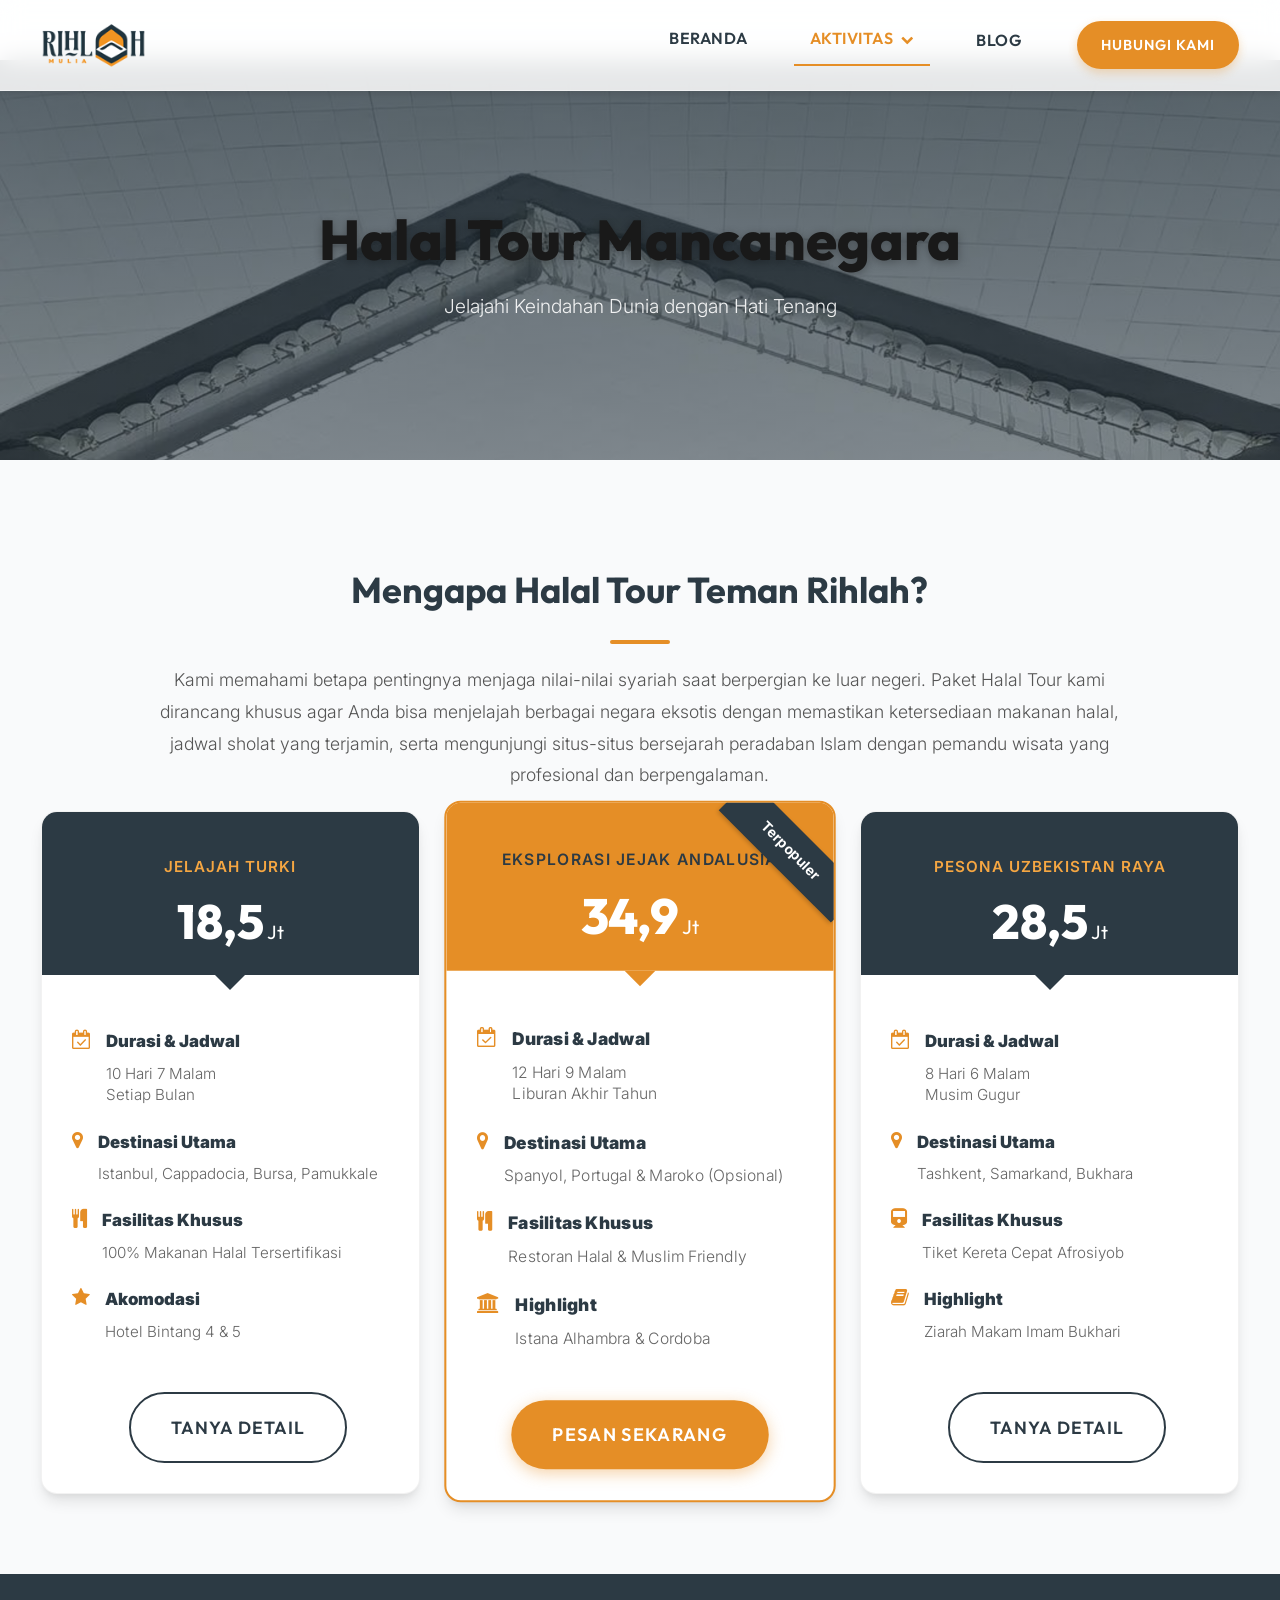
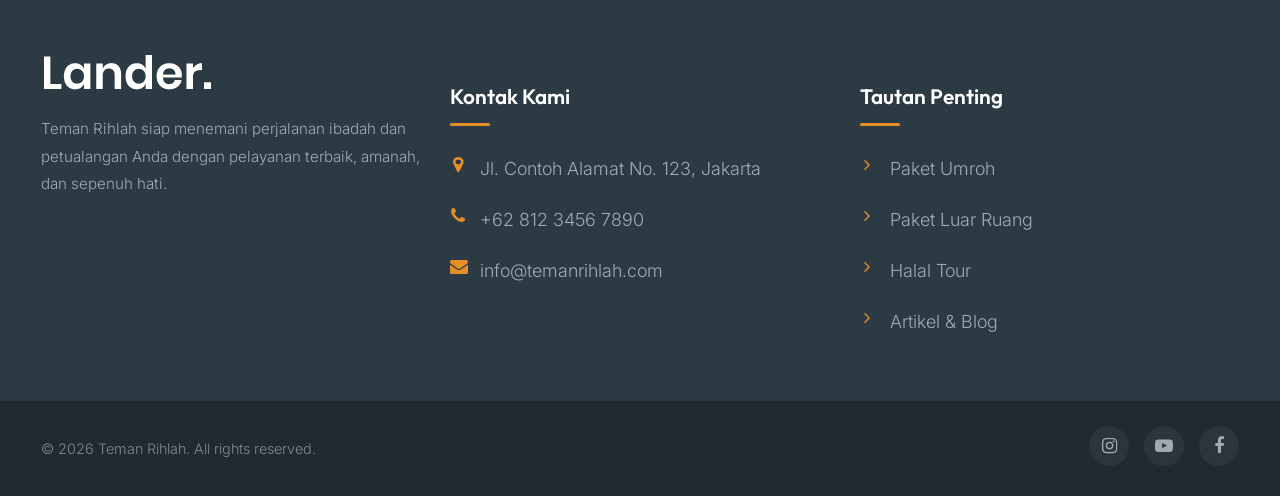
<file: halal-tour.html>
<!DOCTYPE html>
<html lang="en">
  <head>
    <title>Halal Tour - Teman Rihlah</title>
    <meta charset="utf-8">
    <meta http-equiv="X-UA-Compatible" content="IE=edge">
    <meta name="viewport" content="width=device-width, initial-scale=1.0">
    <meta name="format-detection" content="telephone=no">
    <meta name="apple-mobile-web-app-capable" content="yes">
    <meta name="description" content="Paket Halal Tour bersama Teman Rihlah">
    
    <link rel="stylesheet" type="text/css" href="css/normalize.css">
    <link rel="stylesheet" type="text/css" href="icomoon/icomoon.css">
    <link rel="stylesheet" type="text/css" media="all" href="https://maxcdn.bootstrapcdn.com/font-awesome/4.7.0/css/font-awesome.min.css">
    <link rel="stylesheet" type="text/css" href="css/vendor.css">
    <link rel="stylesheet" type="text/css" href="style.css">
    <link rel="stylesheet" type="text/css" href="css/premium.css">
    
    <link rel="preconnect" href="https://fonts.googleapis.com">
    <link rel="preconnect" href="https://fonts.gstatic.com" crossorigin>
    <link href="https://fonts.googleapis.com/css2?family=Inter:wght@300;400;500;600;700&family=Outfit:wght@300;400;500;600;700;800&display=swap" rel="stylesheet">
    
    <script src="js/modernizr.js"></script>
  </head>
  <body>

    <div class="preloader-wrapper">
      <div class="preloader">
      </div>
    </div>
    
    <header id="header" class="header-modern">
      <div class="container d-flex align-items-center justify-content-between header-inner">
        <div class="logo-wrap">
          <a href="index.html">
            <img src="images/main-logo.png" alt="Rihlah Mulia Logo" class="nav-logo">
          </a>
        </div>
        
        <!-- Mobile Menu Toggle -->
        <div class="menu-toggle">
          <i class="fa fa-bars"></i>
        </div>

        <nav class="nav-menu">
          <ul class="nav-list d-flex list-unstyled m-0">
            <li><a href="index.html" class="nav-link">Beranda</a></li>
            <li class="has-dropdown">
              <a href="#" class="nav-link active">Aktivitas <i class="fa fa-chevron-down"></i></a>
              <ul class="dropdown-menu list-unstyled">
                <li><a href="umroh.html">Umroh</a></li>
                <li><a href="luar-ruang.html">Luar Ruang</a></li>
                <li><a href="halal-tour.html" class="active">Halal Tour</a></li>
              </ul>
            </li>
            <li><a href="blog.html" class="nav-link">Blog</a></li>
          </ul>
        </nav>
        <div class="nav-action">
          <a href="contact.html" class="btn-premium btn-primary-premium btn-small-nav">Hubungi Kami</a>
        </div>
      </div>
    </header>

    <!-- Page Header -->
    <section class="page-header-premium">
      <img src="images/hero-image.jpg" alt="Halal Tour Banner" class="bg-img" onerror="this.src='images/main-banner.jpg'">
      <div class="page-title-content">
        <h1>Halal Tour Mancanegara</h1>
        <p class="text-white" style="font-size: 1.2rem; opacity: 0.9;">Jelajahi Keindahan Dunia dengan Hati Tenang</p>
      </div>
    </section>

    <!-- Content Section -->
    <section class="padding-premium" style="background-color: var(--light-bg);">
      <div class="container">
        
        <div class="row justify-content-center mb-5">
          <div class="col-lg-10 text-center" style="margin: 0 auto; float: none;">
            <h2 class="outfit-font mb-4" style="color: var(--brand-dark); font-weight: 700;">Mengapa Halal Tour Teman Rihlah?</h2>
            <div class="title-separator mb-4" style="margin-left: auto; margin-right: auto;"></div>
            <p style="font-size: 1.1rem; color: #555; line-height: 1.8;">
              Kami memahami betapa pentingnya menjaga nilai-nilai syariah saat berpergian ke luar negeri. Paket Halal Tour kami dirancang khusus agar Anda bisa menjelajah berbagai negara eksotis dengan memastikan ketersediaan makanan halal, jadwal sholat yang terjamin, serta mengunjungi situs-situs bersejarah peradaban Islam dengan pemandu wisata yang profesional dan berpengalaman.
            </p>
          </div>
        </div>

        <!-- Pricing/Package Cards -->
        <div class="row mt-5">
          
          <!-- Package 1 -->
          <div class="col-lg-4 col-md-6 mb-4">
            <div class="package-card">
              <div class="package-header">
                <div class="package-provider">Jelajah Turki</div>
                <div class="package-price">18,5<span> Jt</span></div>
              </div>
              <div class="package-body">
                <div class="package-feature">
                  <i class="fa fa-calendar-check-o"></i>
                  <div>
                    <strong>Durasi & Jadwal</strong>
                    <span>10 Hari 7 Malam<br>Setiap Bulan</span>
                  </div>
                </div>
                <div class="package-feature">
                  <i class="fa fa-map-marker"></i>
                  <div>
                    <strong>Destinasi Utama</strong>
                    <span>Istanbul, Cappadocia, Bursa, Pamukkale</span>
                  </div>
                </div>
                <div class="package-feature">
                  <i class="fa fa-cutlery"></i>
                  <div>
                    <strong>Fasilitas Khusus</strong>
                    <span>100% Makanan Halal Tersertifikasi</span>
                  </div>
                </div>
                <div class="package-feature">
                  <i class="fa fa-star"></i>
                  <div>
                    <strong>Akomodasi</strong>
                    <span>Hotel Bintang 4 & 5</span>
                  </div>
                </div>
              </div>
              <div class="package-footer">
                <a href="https://wa.me/6288908898492?text=Halo%20saya%20tertarik%20dengan%20paket%20Halal%20Tour%20Turki" class="btn-premium btn-outline-premium" style="color: var(--brand-dark); border-color: var(--brand-dark);">Tanya Detail</a>
              </div>
            </div>
          </div>

          <!-- Package 2 (Featured) -->
          <div class="col-lg-4 col-md-6 mb-4">
            <div class="package-card featured">
              <div class="package-badge">Terpopuler</div>
              <div class="package-header">
                <div class="package-provider">Eksplorasi Jejak Andalusia</div>
                <div class="package-price">34,9<span> Jt</span></div>
              </div>
              <div class="package-body">
                <div class="package-feature">
                  <i class="fa fa-calendar-check-o"></i>
                  <div>
                    <strong>Durasi & Jadwal</strong>
                    <span>12 Hari 9 Malam<br>Liburan Akhir Tahun</span>
                  </div>
                </div>
                <div class="package-feature">
                  <i class="fa fa-map-marker"></i>
                  <div>
                    <strong>Destinasi Utama</strong>
                    <span>Spanyol, Portugal & Maroko (Opsional)</span>
                  </div>
                </div>
                <div class="package-feature">
                  <i class="fa fa-cutlery"></i>
                  <div>
                    <strong>Fasilitas Khusus</strong>
                    <span>Restoran Halal & Muslim Friendly</span>
                  </div>
                </div>
                <div class="package-feature">
                  <i class="fa fa-institution"></i>
                  <div>
                    <strong>Highlight</strong>
                    <span>Istana Alhambra & Cordoba</span>
                  </div>
                </div>
              </div>
              <div class="package-footer">
                <a href="https://wa.me/6288908898492?text=Halo%20saya%20tertarik%20dengan%20paket%20Halal%20Tour%20Andalusia" class="btn-premium btn-primary-premium">Pesan Sekarang</a>
              </div>
            </div>
          </div>

          <!-- Package 3 -->
          <div class="col-lg-4 col-md-6 mb-4">
            <div class="package-card">
              <div class="package-header">
                <div class="package-provider">Pesona Uzbekistan Raya</div>
                <div class="package-price">28,5<span> Jt</span></div>
              </div>
              <div class="package-body">
                <div class="package-feature">
                  <i class="fa fa-calendar-check-o"></i>
                  <div>
                    <strong>Durasi & Jadwal</strong>
                    <span>8 Hari 6 Malam<br>Musim Gugur</span>
                  </div>
                </div>
                <div class="package-feature">
                  <i class="fa fa-map-marker"></i>
                  <div>
                    <strong>Destinasi Utama</strong>
                    <span>Tashkent, Samarkand, Bukhara</span>
                  </div>
                </div>
                <div class="package-feature">
                  <i class="fa fa-train"></i>
                  <div>
                    <strong>Fasilitas Khusus</strong>
                    <span>Tiket Kereta Cepat Afrosiyob</span>
                  </div>
                </div>
                <div class="package-feature">
                  <i class="fa fa-book"></i>
                  <div>
                    <strong>Highlight</strong>
                    <span>Ziarah Makam Imam Bukhari</span>
                  </div>
                </div>
              </div>
              <div class="package-footer">
                <a href="https://wa.me/6288908898492?text=Halo%20saya%20tertarik%20dengan%20paket%20Halal%20Tour%20Uzbekistan" class="btn-premium btn-outline-premium" style="color: var(--brand-dark); border-color: var(--brand-dark);">Tanya Detail</a>
              </div>
            </div>
          </div>

        </div>
      </div>
    </section>

    <!-- Premium Footer -->
    <footer class="footer-premium">
      <div class="container footer-premium-top">
        <div class="row">
          <div class="col-md-4 footer-widget">
            <div class="logo-wrap">
              <img src="images/main-logo-light.png" alt="Rihlah Mulia Logo" onerror="this.src='images/main-logo.png'; this.style.filter='brightness(0) invert(1)';">
            </div>
            <p>Teman Rihlah siap menemani perjalanan ibadah dan petualangan Anda dengan pelayanan terbaik, amanah, dan sepenuh hati.</p>
          </div>
          <div class="col-md-4 footer-widget">
            <h4 class="outfit-font">Kontak Kami</h4>
            <ul class="footer-links">
              <li><i class="fa fa-map-marker"></i> <span>Jl. Contoh Alamat No. 123, Jakarta</span></li>
              <li><i class="fa fa-phone"></i> <span>+62 812 3456 7890</span></li>
              <li><i class="fa fa-envelope"></i> <span>info@temanrihlah.com</span></li>
            </ul>
          </div>
          <div class="col-md-4 footer-widget">
            <h4 class="outfit-font">Tautan Penting</h4>
            <ul class="footer-links">
              <li><i class="fa fa-angle-right"></i> <a href="umroh.html">Paket Umroh</a></li>
              <li><i class="fa fa-angle-right"></i> <a href="luar-ruang.html">Paket Luar Ruang</a></li>
              <li><i class="fa fa-angle-right"></i> <a href="halal-tour.html">Halal Tour</a></li>
              <li><i class="fa fa-angle-right"></i> <a href="blog.html">Artikel & Blog</a></li>
            </ul>
          </div>
        </div>
      </div>
      <div class="footer-bottom-premium">
        <div class="container">
          <div class="footer-bottom-flex">
            <div class="footer-copyright">
              <p>© 2026 Teman Rihlah. All rights reserved.</p>
            </div>
            <ul class="footer-socials">
              <li><a href="#"><i class="fa fa-instagram"></i></a></li>
              <li><a href="#"><i class="fa fa-youtube-play"></i></a></li>
              <li><a href="#"><i class="fa fa-facebook"></i></a></li>
            </ul>
          </div>
        </div>
      </div>
    </footer>

    <script src="js/jquery-1.11.0.min.js"></script>
    <script src="js/plugins.js"></script>
    <script src="js/script.js"></script>
    <script>
      // Sticky header behavior
      window.addEventListener('scroll', function() {
        var header = document.getElementById('header');
        if (window.scrollY > 50) {
          header.style.padding = '8px 0';
          header.style.background = 'rgba(255, 255, 255, 0.98)';
          header.style.boxShadow = '0 4px 20px rgba(0,0,0,0.08)';
        } else {
          header.style.padding = '15px 0';
          header.style.background = 'rgba(255, 255, 255, 0.85)';
          header.style.boxShadow = '0 4px 6px -1px rgba(0, 0, 0, 0.1)';
        }
      });
      // Mobile Menu Toggle
      var menuToggle = document.querySelector('.menu-toggle');
      if(menuToggle) {
        menuToggle.addEventListener('click', function() {
          document.querySelector('.nav-menu').classList.toggle('active');
        });
      }
    </script>
  </body>
</html>
</file>
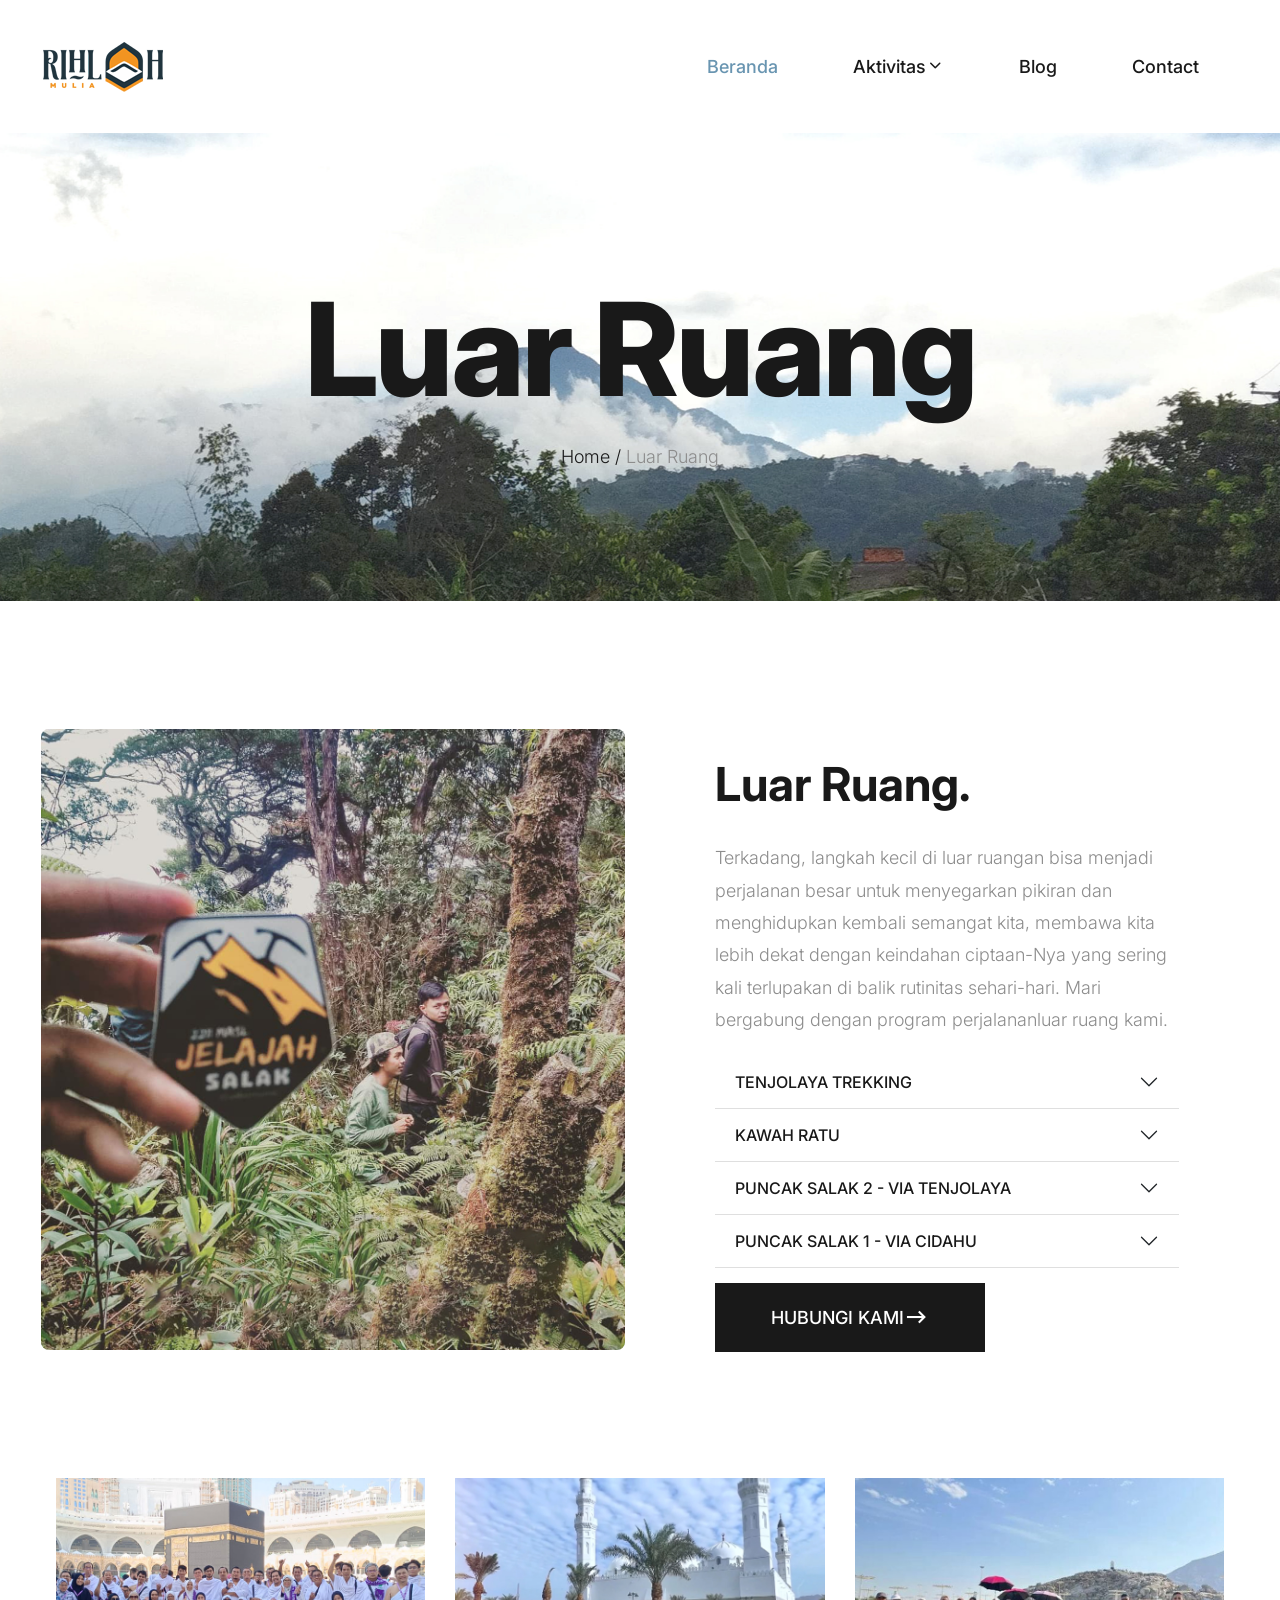
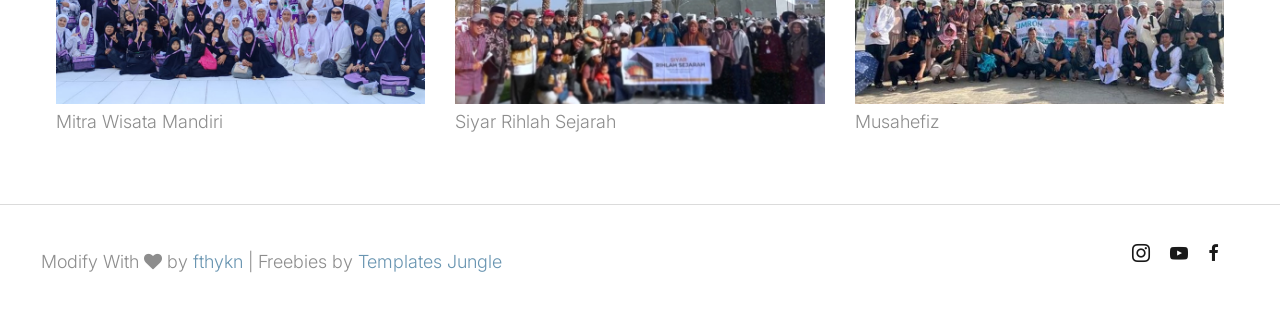
<file: luar-ruang.html>
<!DOCTYPE html>
<html lang="en">
  <head>
    <title>Teman Rihlah Mu</title>
    <meta charset="utf-8">
    <meta http-equiv="X-UA-Compatible" content="IE=edge">
    <meta name="viewport" content="width=device-width, initial-scale=1.0">
    <meta name="format-detection" content="telephone=no">
    <meta name="apple-mobile-web-app-capable" content="yes">
    <meta name="author" content="">
    <meta name="keywords" content="">
    <meta name="description" content="">
    <link rel="stylesheet" type="text/css" href="css/normalize.css">
    <link rel="stylesheet" type="text/css" href="icomoon/icomoon.css">
    <link rel="stylesheet" type="text/css" media="all" href="https://maxcdn.bootstrapcdn.com/font-awesome/4.7.0/css/font-awesome.min.css">
    <link rel="stylesheet" type="text/css" href="css/vendor.css">
    <link rel="stylesheet" type="text/css" href="style.css">
    <link rel="preconnect" href="https://fonts.googleapis.com">
    <link rel="preconnect" href="https://fonts.gstatic.com" crossorigin>
    <link href="https://fonts.googleapis.com/css2?family=Inter:wght@100;200;300;400;500;600;700;800;900&display=swap" rel="stylesheet">
    <!-- script
    ================================================== -->
    <script src="js/modernizr.js"></script>
  </head>
  <body>

    <div class="preloader-wrapper">
      <div class="preloader">
      </div>
    </div>

    <header id="header">
      <div id="header-wrap">
       
        <nav class="primary-nav padding-small">
          <div class="container">
            <div class="row d-flex align-items-center">
              <div class="col-lg-2 col-md-2">
                <div class="main-logo">
                  <a href="index.html">
                    <img src="images/main-logo.png" alt="logo">
                  </a>
                </div>
              </div>
              <div class="col-lg-10 col-md-10">
                <div class="navbar">

                  <div id="main-nav" class="stellarnav d-flex justify-content-end right">
                    <ul class="menu-list">

                      <li class="menu-item has-sub">
                        <a href="index.html" class="item-anchor active d-flex align-item-center" data-effect="Home">Beranda </a>
                        
                      </li>

                                       
                      <li class="menu-item has-sub">
                        <a href="#" class="item-anchor d-flex align-item-center" data-effect="Pages">Aktivitas<i class="icon icon-chevron-down"></i></a>
                        <ul class="submenu">
                      
                          <li><a href="umroh.html" class="item-anchor">umroh</a></li>
                          <li><a href="luar-ruang.html" class="item-anchor">luar ruang</a></li>
                          
                        </ul>
                      </li>

                      
                      <li class="menu-item has-sub">
                        <a href="blog.html" class="item-anchor d-flex align-item-center" data-effect="Blog">Blog</a>
                        
                      </li>

                      <li><a href="contact.html" class="item-anchor" data-effect="Contact">Contact</a></li>

                    </ul>
                  </div>

                </div>
              </div>
            </div>
          </div>
        </nav>
      </div>
    </header>

    <section class="site-banner jarallax min-height300 padding-large" style="background: url(images/hero.jpg) no-repeat; background-position: top;">
      <div class="container">
        <div class="row">
          <div class="col-md-12">
            <h1 class="page-title">Luar Ruang</h1>
            <div class="breadcrumbs">
              <span class="item">
                <a href="index.html">Home /</a>
              </span>
              <span class="item">Luar Ruang</span>
            </div>
          </div>
        </div>
      </div>
    </section>

    

            
      </div>      
    </div>

    <section id="about-us" class="padding-large">
      <div class="container ">
        <div class="row d-flex align-items-center">
          <div class="col-lg-6 col-md-12">
            <div class="image-holder">
              <img src="images/single-image.jpg" alt="single" class="about-image">
            </div>
          </div>
          <div class="col-lg-6 col-md-12">
            <div class="detail">
              
                
              
              <div class="display-header">
                
                <h2 class="section-title">Luar Ruang.</h2>
                <p>Terkadang, langkah kecil di luar ruangan bisa menjadi perjalanan besar untuk menyegarkan pikiran dan menghidupkan kembali semangat kita, membawa kita lebih dekat dengan keindahan ciptaan-Nya yang sering kali terlupakan di balik rutinitas sehari-hari. Mari bergabung dengan program perjalananluar ruang kami.
                
                </p>
                <div class="accordion" id="accordionExample2">
                  
                  <div class="accordion-item">
                    <h2 class="accordion-header" id="headingOne">
                      <button class="accordion-button collapsed" type="button" data-bs-toggle="collapse" data-bs-target="#accordion-collapse1" aria-expanded="false" aria-controls="accordion-collapse1">
                        Tenjolaya Trekking
                      </button>
                    </h2>
                    <div id="accordion-collapse1" class="accordion-collapse collapse" aria-labelledby="headingOne" data-bs-parent="#accordionExample2">
                      <div class="accordion-body">
                        <div class="bootstrap-tabs">
                          <nav>
                            <div class="nav nav-tabs" id="nav-tab1" role="tablist">
                              <button class="nav-link active" id="nav-harga-tab1" data-bs-toggle="tab" data-bs-target="#nav-harga1" type="button" role="tab" aria-controls="nav-harga1" aria-selected="true">Harga</button>
                              <button class="nav-link" id="nav-profile-tab1" data-bs-toggle="tab" data-bs-target="#nav-profile1" type="button" role="tab" aria-controls="nav-profile1" aria-selected="false">Detail</button>
                              <button class="nav-link" id="nav-jadwal-tab1" data-bs-toggle="tab" data-bs-target="#nav-jadwal1" type="button" role="tab" aria-controls="nav-jadwal1" aria-selected="false">Jadwal</button>
                            </div>
                          </nav>
                          <div class="tab-content" id="nav-tabContent1">
                            <div class="tab-pane fade show active" id="nav-harga1" role="tabpanel" aria-labelledby="nav-harga-tab1">
                              <dl>
                                <dt></dt>
                                <dd>
                                  <ul>
                                    <li><strong>IDR 175,000</strong> Per Pax</li>
                                    <li><strong>Meeting Point :</strong> Alfamart/Indomaret Tenjolaya</li>  
                                    
                                  </ul>
                                </dd>
                              </dl>
                              
                            </div>
                            <div class="tab-pane fade" id="nav-profile1" role="tabpanel" aria-labelledby="nav-profile-tab1">
                              <dl>                                                           
                                <dt>Harga Termasuk:</dt>
                                <dd>
                                    <ul>
                                        <li>Snack Box & Air Mineral</li>
                                        <li>Guide & Tiket Masuk Wisata</li>
                                        <li>P3K Standart</li>
                                        <li>Dokumentasi</li>
                                    </ul>
                                </dd>
                              </dl>
                            
                            </div>
                            <div class="tab-pane fade" id="nav-jadwal1" role="tabpanel" aria-labelledby="nav-jadwal-tab1">
                              <ul>
                                <li>Setiap Akhir Pekan</li>
                                
                              </ul>
                            </div>
                          </div>
                        </div>
                      </div>
                    </div>
                  </div>

                  <div class="accordion-item">
                    <h2 class="accordion-header" id="headingTwo">
                      <button class="accordion-button collapsed" type="button" data-bs-toggle="collapse" data-bs-target="#accordion-collapse2" aria-expanded="false" aria-controls="accordion-collapse2">
                        Kawah Ratu
                      </button>
                    </h2>
                    <div id="accordion-collapse2" class="accordion-collapse collapse" aria-labelledby="headingTwo" data-bs-parent="#accordionExample2">
                      <div class="accordion-body">
                        <div class="bootstrap-tabs">
                          <nav>
                            <div class="nav nav-tabs" id="nav-tab1" role="tablist">
                              <button class="nav-link active" id="nav-harga-tab2" data-bs-toggle="tab" data-bs-target="#nav-harga2" type="button" role="tab" aria-controls="nav-harga2" aria-selected="true">Harga</button>
                              <button class="nav-link" id="nav-profile-tab2" data-bs-toggle="tab" data-bs-target="#nav-profile2" type="button" role="tab" aria-controls="nav-profile2" aria-selected="false">Detail</button>
                              <button class="nav-link" id="nav-jadwal-tab2" data-bs-toggle="tab" data-bs-target="#nav-jadwal2" type="button" role="tab" aria-controls="nav-jadwal2" aria-selected="false">Jadwal</button>
                            </div>
                          </nav>
                          <div class="tab-content" id="nav-tabContent1">
                            <div class="tab-pane fade show active" id="nav-harga2" role="tabpanel" aria-labelledby="nav-harga-tab2">
                              <dl>
                                <dt>Harga:</dt>
                                <dd>
                                  <ul>
                                      
                                    <li><strong>IDR 185,000</strong> Per Pax</li>
                                    <li><strong>Meeting Point :</strong> Pintu Masuk TNGHS</li>  
                                  </ul>
                                </dd>
                              </dl>
                              
                            </div>
                            <div class="tab-pane fade" id="nav-profile2" role="tabpanel" aria-labelledby="nav-profile-tab2">
                              <dl>                                                           
                                <dt>Harga Termasuk:</dt>
                                <dd>
                                    <ul>
                                        <li>Snack Box & Air Mineral</li>
                                        <li>Tiket Masuk TNGHS & Kawah Ratu</li>
                                        <li>P3K Standart</li>
                                        <li>Guide & Dokumentasi</li>
                                    </ul>
                                </dd>
                              </dl>
                            
                            </div>
                            <div class="tab-pane fade" id="nav-jadwal2" role="tabpanel" aria-labelledby="nav-jadwal-tab2">
                              <ul>
                                <li>Setiap Akhir Pekan</li>
                                
                              </ul>
                            </div>
                          </div>
                        </div>
                      </div>
                    </div>
                  </div>
                
                  

                  <div class="accordion-item">
                    <h2 class="accordion-header" id="headingThree">
                      <button class="accordion-button collapsed" type="button" data-bs-toggle="collapse" data-bs-target="#accordion-collapse3" aria-expanded="false" aria-controls="accordion-collapse3">
                        Puncak Salak 2 - via Tenjolaya
                      </button>
                    </h2>
                    <div id="accordion-collapse3" class="accordion-collapse collapse" aria-labelledby="headingThree" data-bs-parent="#accordionExample2">
                      <div class="accordion-body">
                        <div class="bootstrap-tabs">
                          <nav>
                            <div class="nav nav-tabs" id="nav-tab3" role="tablist">
                              <button class="nav-link active" id="nav-harga-tab3" data-bs-toggle="tab" data-bs-target="#nav-harga3" type="button" role="tab" aria-controls="nav-harga3" aria-selected="true">Harga</button>
                              <button class="nav-link" id="nav-profile-tab3" data-bs-toggle="tab" data-bs-target="#nav-profile3" type="button" role="tab" aria-controls="nav-profile3" aria-selected="false">Detail</button>
                              <button class="nav-link" id="nav-jadwal-tab3" data-bs-toggle="tab" data-bs-target="#nav-jadwal3" type="button" role="tab" aria-controls="nav-jadwal3" aria-selected="false">Jadwal</button>
                            </div>
                          </nav>
                          <div class="tab-content" id="nav-tabContent3">
                            <div class="tab-pane fade show active" id="nav-harga3" role="tabpanel" aria-labelledby="nav-harga-tab3">
                              <dl>
                                <dt>Harga:</dt>
                                <dd>
                                  <ul>
                                    <li><strong>IDR 199,000</strong> Per Pax</li>
                                    <li><strong>Meeting Point :</strong> Alfamart/Indomaret Tenjolaya</li> 
                                  </ul>
                                </dd>
                              </dl>
                            </div>
                            <div class="tab-pane fade" id="nav-profile3" role="tabpanel" aria-labelledby="nav-profile-tab3">
                              <dl>                           
                                <dt>Harga Termasuk:</dt>
                                <dd>
                                    <ul>
                                      <li>Snack Box & Air Mineral</li>
                                      <li>Guide & Tiket Masuk Wisata</li>
                                      <li>P3K Standart</li>
                                      <li>Dokumentasi</li>
                                    </ul>
                                </dd>
                              </dl>
                            </div>
                            <div class="tab-pane fade" id="nav-jadwal3" role="tabpanel" aria-labelledby="nav-jadwal-tab3">
                              <ul>
                                <li>Setiap Bulan</li>
                              </ul>
                            </div>
                          </div>
                        </div>
                      </div>
                    </div>
                  </div>
                
                  <div class="accordion-item">
                    <h2 class="accordion-header" id="headingFour">
                      <button class="accordion-button collapsed" type="button" data-bs-toggle="collapse" data-bs-target="#accordion-collapse4" aria-expanded="false" aria-controls="accordion-collapse4">
                        Puncak Salak 1 - Via Cidahu
                      </button>
                    </h2>
                    <div id="accordion-collapse4" class="accordion-collapse collapse" aria-labelledby="headingFour" data-bs-parent="#accordionExample2">
                      <div class="accordion-body">
                        <div class="bootstrap-tabs">
                          <nav>
                            <div class="nav nav-tabs" id="nav-tab4" role="tablist">
                              <button class="nav-link active" id="nav-harga-tab4" data-bs-toggle="tab" data-bs-target="#nav-harga4" type="button" role="tab" aria-controls="nav-harga4" aria-selected="true">Harga</button>
                              <button class="nav-link" id="nav-profile-tab4" data-bs-toggle="tab" data-bs-target="#nav-profile4" type="button" role="tab" aria-controls="nav-profile4" aria-selected="false">Detail</button>
                              <button class="nav-link" id="nav-jadwal-tab4" data-bs-toggle="tab" data-bs-target="#nav-jadwal4" type="button" role="tab" aria-controls="nav-jadwal4" aria-selected="false">Jadwal</button>
                            </div>
                          </nav>
                          <div class="tab-content" id="nav-tabContent4">
                            <div class="tab-pane fade show active" id="nav-harga4" role="tabpanel" aria-labelledby="nav-harga-tab4">
                              <dl>
                                <dt>Harga:</dt>
                                <dd>
                                  <ul>
                                    <li><strong>IDR 199,000</strong> Per Pax</li>
                                    <li><strong>Meeting Point :</strong> Basecamp Cimelati</li> 
                                  </ul>
                                </dd>
                              </dl>
                            </div>
                            <div class="tab-pane fade" id="nav-profile4" role="tabpanel" aria-labelledby="nav-profile-tab4">
                              <dl>                           
                                <dt>Harga Termasuk:</dt>
                                <dd>
                                    
                                      <ul>
                                        <li>Snack Box & Air Mineral</li>
                                        <li>Guide & Tiket Masuk Wisata</li>
                                        <li>P3K Standart</li>
                                        <li>Dokumentasi</li>
                                      </ul>
                                    
                                </dd>
                              </dl>
                            </div>
                            <div class="tab-pane fade" id="nav-jadwal4" role="tabpanel" aria-labelledby="nav-jadwal-tab4">
                              <ul>
                                <li>Setiap Akhir Pekan</li>
                              </ul>
                            </div>
                          </div>
                        </div>
                      </div>
                    </div>
                  </div>
                </div>
                
                <div class="btn-wrap">
                  <a href="https://wa.me/6288908898492?text=ٱلسَّلَامُ عَلَيْكُمْ وَرَحْمَةُ ٱللَّٰهِ وَبَرَكَاتُهُ%20saya%20mau" class="btn btn-dark btn-medium d-flex align-items-center" tabindex="0">Hubungi Kami <i class="icon icon-arrow-io"></i>
                  </a>
                </div>
              </div>
            </div>
          </div>
        </div>
      </div>
    </section>


    <div class="container">
      
      <div class="col-md-4">
        <figure>
          <a href="images/post-img2.jpg" rel="gallery" title="PT. Mitra Wisata Mandiri" class="gallery cboxElement">
            <img src="images/post-img2.jpg" alt="Light Box">
          </a>
          <figcaption>Mitra Wisata Mandiri</figcaption>
        </figure>
      </div>
        
      
            <div class="col-md-4">
              <figure>
                <a href="images/post-img3.jpg" rel="gallery" title="PT. Jelajah Gemilang Mandiri" class="gallery cboxElement">
                  <img src="images/post-img3.jpg" alt="Light Box">
                </a>
                <figcaption>Siyar Rihlah Sejarah</figcaption>
              </figure>
            </div>
          
            <div class="col-md-4">
              <figure>
                <a href="images/post-img1.jpg" rel="gallery" title="PT. Musahefiz Jawla Mandiri" class="gallery cboxElement">
                  <img src="images/post-img1.jpg" alt="Light Box">
                </a>
                <figcaption>Musahefiz</figcaption>
              </figure>
            </div>
          

          
      
        
      
    </div>

    

   

    <hr>
    



  

    
    <div id="footer-bottom">
      <div class="container">
        <div class="d-flex align-items-center flex-wrap justify-content-between">
          <div class="copyright">
            <p>Modify With <i class="fa fa-heart pulse"></i> by <a href="https://fthykn.github.io/">fthykn</a> | Freebies by <a href="https://templatesjungle.com/">Templates Jungle</a> </p></a>
            </p>
          </div>
          
            <div class="social-links">
              <ul class="d-flex list-unstyled">
               
                <li>
                  <a href="#">
                    <i class="icon icon-instagram"></i>
                  </a>
                </li>
                <li>
                  <a href="#">
                    <i class="icon icon-youtube-play"></i>
                  </a>
                </li>
                <li>
                  <a href="#">
                    <i class="icon icon-facebook"></i>
                  </a>
                </li>
                
              </ul>
            </div>
          
        </div>
      </div>
    </div>
    <script src="js/jquery-1.11.0.min.js"></script>
    <script src="js/plugins.js"></script>
    <script src="js/script.js"></script>
  </body>
</html>
</file>
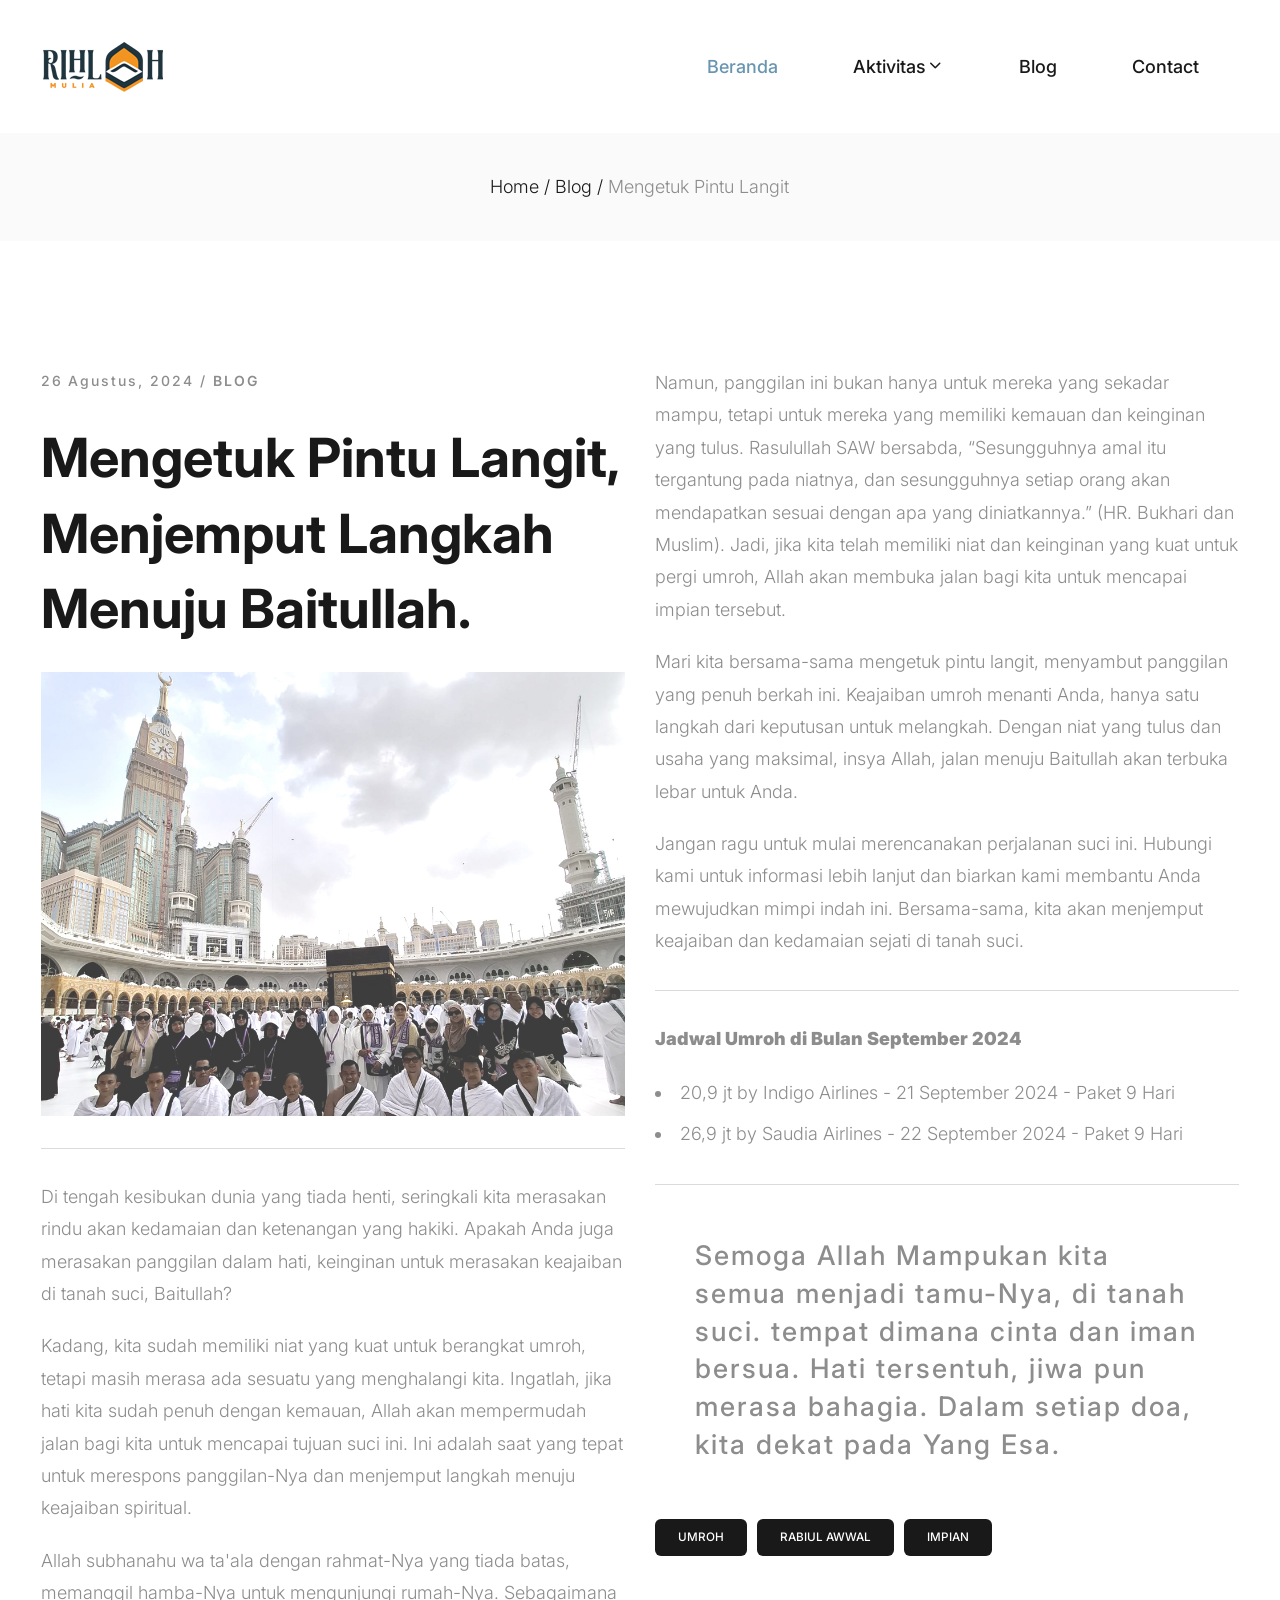
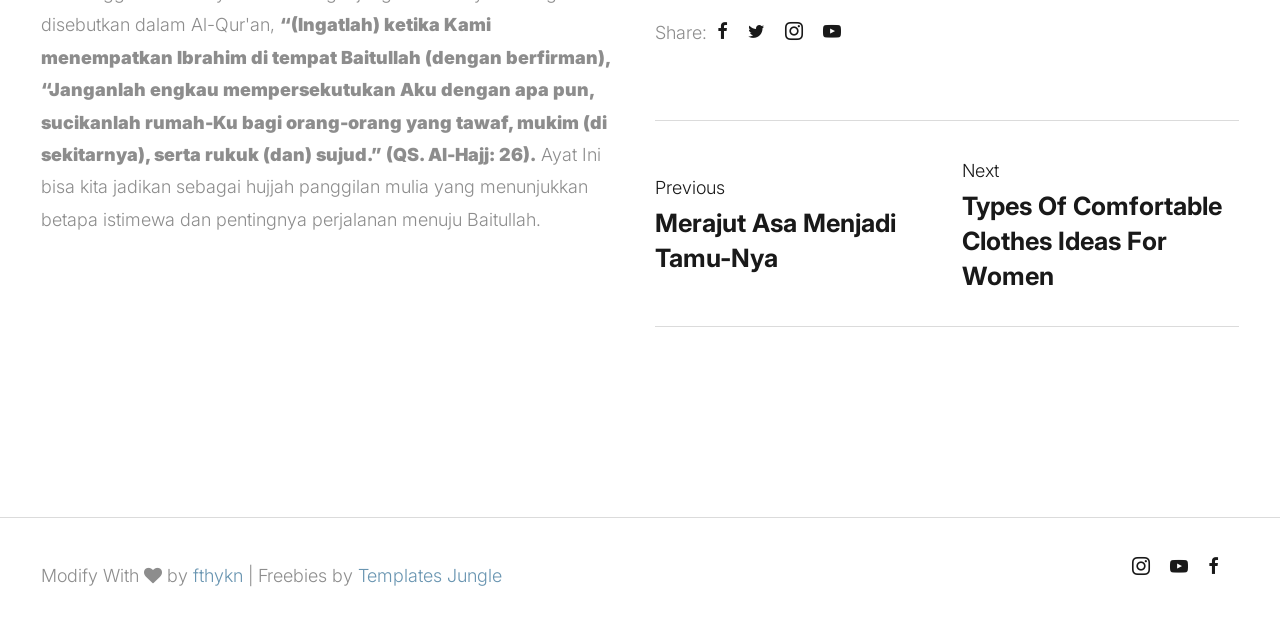
<file: mengetuk-pintulangit.html>
<!DOCTYPE html>
<html lang="en">
  <head>
    <title>Teman Rihlah Mu</title>
    <meta charset="utf-8">
    <meta http-equiv="X-UA-Compatible" content="IE=edge">
    <meta name="viewport" content="width=device-width, initial-scale=1.0">
    <meta name="format-detection" content="telephone=no">
    <meta name="apple-mobile-web-app-capable" content="yes">
    <meta name="author" content="">
    <meta name="keywords" content="">
    <meta name="description" content="">
    <link rel="stylesheet" type="text/css" href="css/normalize.css">
    <link rel="stylesheet" type="text/css" href="icomoon/icomoon.css">
    <link rel="stylesheet" type="text/css" media="all" href="https://maxcdn.bootstrapcdn.com/font-awesome/4.7.0/css/font-awesome.min.css">
    <link rel="stylesheet" type="text/css" href="css/vendor.css">
    <link rel="stylesheet" type="text/css" href="style.css">
    <link rel="preconnect" href="https://fonts.googleapis.com">
    <link rel="preconnect" href="https://fonts.gstatic.com" crossorigin>
    <link href="https://fonts.googleapis.com/css2?family=Inter:wght@100;200;300;400;500;600;700;800;900&display=swap" rel="stylesheet">
    <!-- script
    ================================================== -->
    <script src="js/modernizr.js"></script>
  </head>
  <body>

    <div class="preloader-wrapper">
      <div class="preloader">
      </div>
    </div>

   
    <header id="header">
      <div id="header-wrap">
        
        <nav class="primary-nav padding-small">
          <div class="container">
            <div class="row d-flex align-items-center">
              <div class="col-lg-2 col-md-2">
                <div class="main-logo">
                  <a href="index.html">
                    <img src="images/main-logo.png" alt="logo">
                  </a>
                </div>
              </div>
              <div class="col-lg-10 col-md-10">
                <div class="navbar">

                  <div id="main-nav" class="stellarnav d-flex justify-content-end right">
                    <ul class="menu-list">

                      <li class="menu-item has-sub">
                        <a href="index.html" class="item-anchor active d-flex align-item-center" data-effect="Home">Beranda </a>
                        
                      </li>

                                       
                      <li class="menu-item has-sub">
                        <a href="#" class="item-anchor d-flex align-item-center" data-effect="Pages">Aktivitas<i class="icon icon-chevron-down"></i></a>
                        <ul class="submenu">
                      
                          <li><a href="umroh.html" class="item-anchor">umroh</a></li>
                          <li><a href="luar-ruang.html" class="item-anchor">luar ruang</a></li>
                          
                        </ul>
                      </li>

                      
                      <li class="menu-item has-sub">
                        <a href="blog.html" class="item-anchor d-flex align-item-center" data-effect="Blog">Blog</a>
                        
                      </li>

                      <li><a href="contact.html" class="item-anchor" data-effect="Contact">Contact</a></li>

                    </ul>
                  </div>

                </div>
              </div>
            </div>
          </div>
        </nav>
      </div>
    </header>

    <section class="site-banner padding-small bg-light-grey">
      <div class="container">
        <div class="row">
          <div class="col-md-12">
            <div class="breadcrumbs">
              <span class="item">
                <a href="index.html">Home /</a>
              </span>
              <span class="item">
                <a href="blog.html">Blog /</a>
              </span>
              <span class="item">Mengetuk Pintu Langit</span>
            </div>
          </div>
        </div>
      </div>
    </section>

    <div class="main-content d-flex flex-wrap padding-large">
      <div class="container">
        <div class="row">
          <div class="col-md-6">
            <div class="post-meta">
              <span class="post-date">26 Agustus, 2024</span> / <a href="blog.html" class="blog-categories">Blog</a>
            </div>
            <h1 class="page-title">Mengetuk Pintu Langit, Menjemput Langkah Menuju Baitullah.</h1>
            <div class="feature-image">
              <img src="images/pintulangit.jpg" alt="post image" class="jarallax-img">
              <hr>
             <p>Di tengah kesibukan dunia yang tiada henti, seringkali kita merasakan rindu akan kedamaian dan ketenangan yang hakiki. Apakah Anda juga merasakan panggilan dalam hati, keinginan untuk merasakan keajaiban di tanah suci, Baitullah?</p>
             <p>Kadang, kita sudah memiliki niat yang kuat untuk berangkat umroh, tetapi masih merasa ada sesuatu yang menghalangi kita. Ingatlah, jika hati kita sudah penuh dengan kemauan, Allah akan mempermudah jalan bagi kita untuk mencapai tujuan suci ini. Ini adalah saat yang tepat untuk merespons panggilan-Nya dan menjemput langkah menuju keajaiban spiritual.</p>
             <p>Allah subhanahu wa ta'ala dengan rahmat-Nya yang tiada batas, memanggil hamba-Nya untuk mengunjungi rumah-Nya. Sebagaimana disebutkan dalam Al-Qur'an, <strong>“(Ingatlah) ketika Kami menempatkan Ibrahim di tempat Baitullah (dengan berfirman), “Janganlah engkau mempersekutukan Aku dengan apa pun, sucikanlah rumah-Ku bagi orang-orang yang tawaf, mukim (di sekitarnya), serta rukuk (dan) sujud.” (QS. Al-Hajj: 26).</strong> Ayat Ini bisa kita jadikan sebagai hujjah panggilan mulia yang menunjukkan betapa istimewa dan pentingnya perjalanan menuju Baitullah.</p>
            </div>
          </div>
          <div class="col-md-6">
            <div class="post-content">
              
              <p>Namun, panggilan ini bukan hanya untuk mereka yang sekadar mampu, tetapi untuk mereka yang memiliki kemauan dan keinginan yang tulus. Rasulullah SAW bersabda, “Sesungguhnya amal itu tergantung pada niatnya, dan sesungguhnya setiap orang akan mendapatkan sesuai dengan apa yang diniatkannya.” (HR. Bukhari dan Muslim). Jadi, jika kita telah memiliki niat dan keinginan yang kuat untuk pergi umroh, Allah akan membuka jalan bagi kita untuk mencapai impian tersebut.</p>
              <p>Mari kita bersama-sama mengetuk pintu langit, menyambut panggilan yang penuh berkah ini. Keajaiban umroh menanti Anda, hanya satu langkah dari keputusan untuk melangkah. Dengan niat yang tulus dan usaha yang maksimal, insya Allah, jalan menuju Baitullah akan terbuka lebar untuk Anda.</p>
              <p>Jangan ragu untuk mulai merencanakan perjalanan suci ini. Hubungi kami untuk informasi lebih lanjut dan biarkan kami membantu Anda mewujudkan mimpi indah ini. Bersama-sama, kita akan menjemput keajaiban dan kedamaian sejati di tanah suci.</p>
              <hr>
              <p>
                <strong>Jadwal Umroh di Bulan September 2024</strong>
              </p>
              <ul style="list-style-type:disc;" class="inner-list">
                <li>20,9 jt by Indigo Airlines - 21 September 2024 - Paket 9 Hari</li>
                <li>26,9 jt by Saudia Airlines - 22 September 2024 - Paket 9 Hari</li>
              </ul>
              <hr>

              <blockquote>Semoga Allah Mampukan kita semua menjadi tamu-Nya, di tanah suci. tempat dimana cinta dan iman bersua. Hati tersentuh, jiwa pun merasa bahagia.
                Dalam setiap doa, kita dekat pada Yang Esa.</blockquote>  
                <div class="post-tags">
                <div class="block-tag">
                  <ul class="list-unstyled d-flex">
                    <li>
                      <a href="#" class="btn btn-dark btn-small btn-rounded">umroh</a>
                    </li>
                    <li>
                      <a href="#" class="btn btn-dark btn-small btn-rounded">rabiul awwal</a>
                    </li>
                    <li>
                      <a href="#" class="btn btn-dark btn-small btn-rounded">impian</a>
                    </li>
                  </ul>
                </div>
              </div>
              <div class="social-links d-flex margin-small">
                <div class="element-title">Share:</div>
                <ul class="d-flex list-unstyled">
                  <li>
                    <a href="#"><i class="icon icon-facebook"></i></a>
                  </li>
                  <li>
                    <a href="#"><i class="icon icon-twitter"></i></a>
                  </li>
                  <li>
                    <a href="#"><i class="icon icon-instagram"></i></a>
                  </li>
                  <li>
                    <a href="#"><i class="icon icon-youtube-play"></i></a>
                  </li>
                </ul>
              </div>
            </div>
            <div id="single-post-navigation">
              <hr>
              <div class="row post-navigation d-flex flex-wrap align-items-center justify-content-between">
                <a itemprop="url" class="col-md-6 post-prev d-flex" href="menjadi-tamunya.html" title="Previous Post">
                  <span>Previous</span>
                  <h3 class="page-nav-title">Merajut Asa Menjadi Tamu-Nya</h3>
                </a>
                <a itemprop="url" class="col-md-6 post-next d-flex" href="#" title="Next Post">
                  <span>Next</span>
                  <h3 class="page-nav-title">Types of comfortable clothes ideas for women</h3>
                </a>
              </div>
              <hr>
            </div>
          </div>
        </div>
      </div>
    </div>

    <hr>

    <div id="footer-bottom">
      <div class="container">
        <div class="d-flex align-items-center flex-wrap justify-content-between">
          <div class="copyright">
            <p>Modify With <i class="fa fa-heart pulse"></i> by <a href="https://fthykn.github.io/">fthykn</a> | Freebies by <a href="https://templatesjungle.com/">Templates Jungle</a> </p></a>
            </p>
          </div>
          
            <div class="social-links">
              <ul class="d-flex list-unstyled">
               
                <li>
                  <a href="#">
                    <i class="icon icon-instagram"></i>
                  </a>
                </li>
                <li>
                  <a href="#">
                    <i class="icon icon-youtube-play"></i>
                  </a>
                </li>
                <li>
                  <a href="#">
                    <i class="icon icon-facebook"></i>
                  </a>
                </li>
                
              </ul>
            </div>
          
        </div>
      </div>
    </div>

    <script src="js/jquery-1.11.0.min.js"></script>
    <script src="js/plugins.js"></script>
    <script src="js/script.js"></script>
  </body>
</html>
</file>
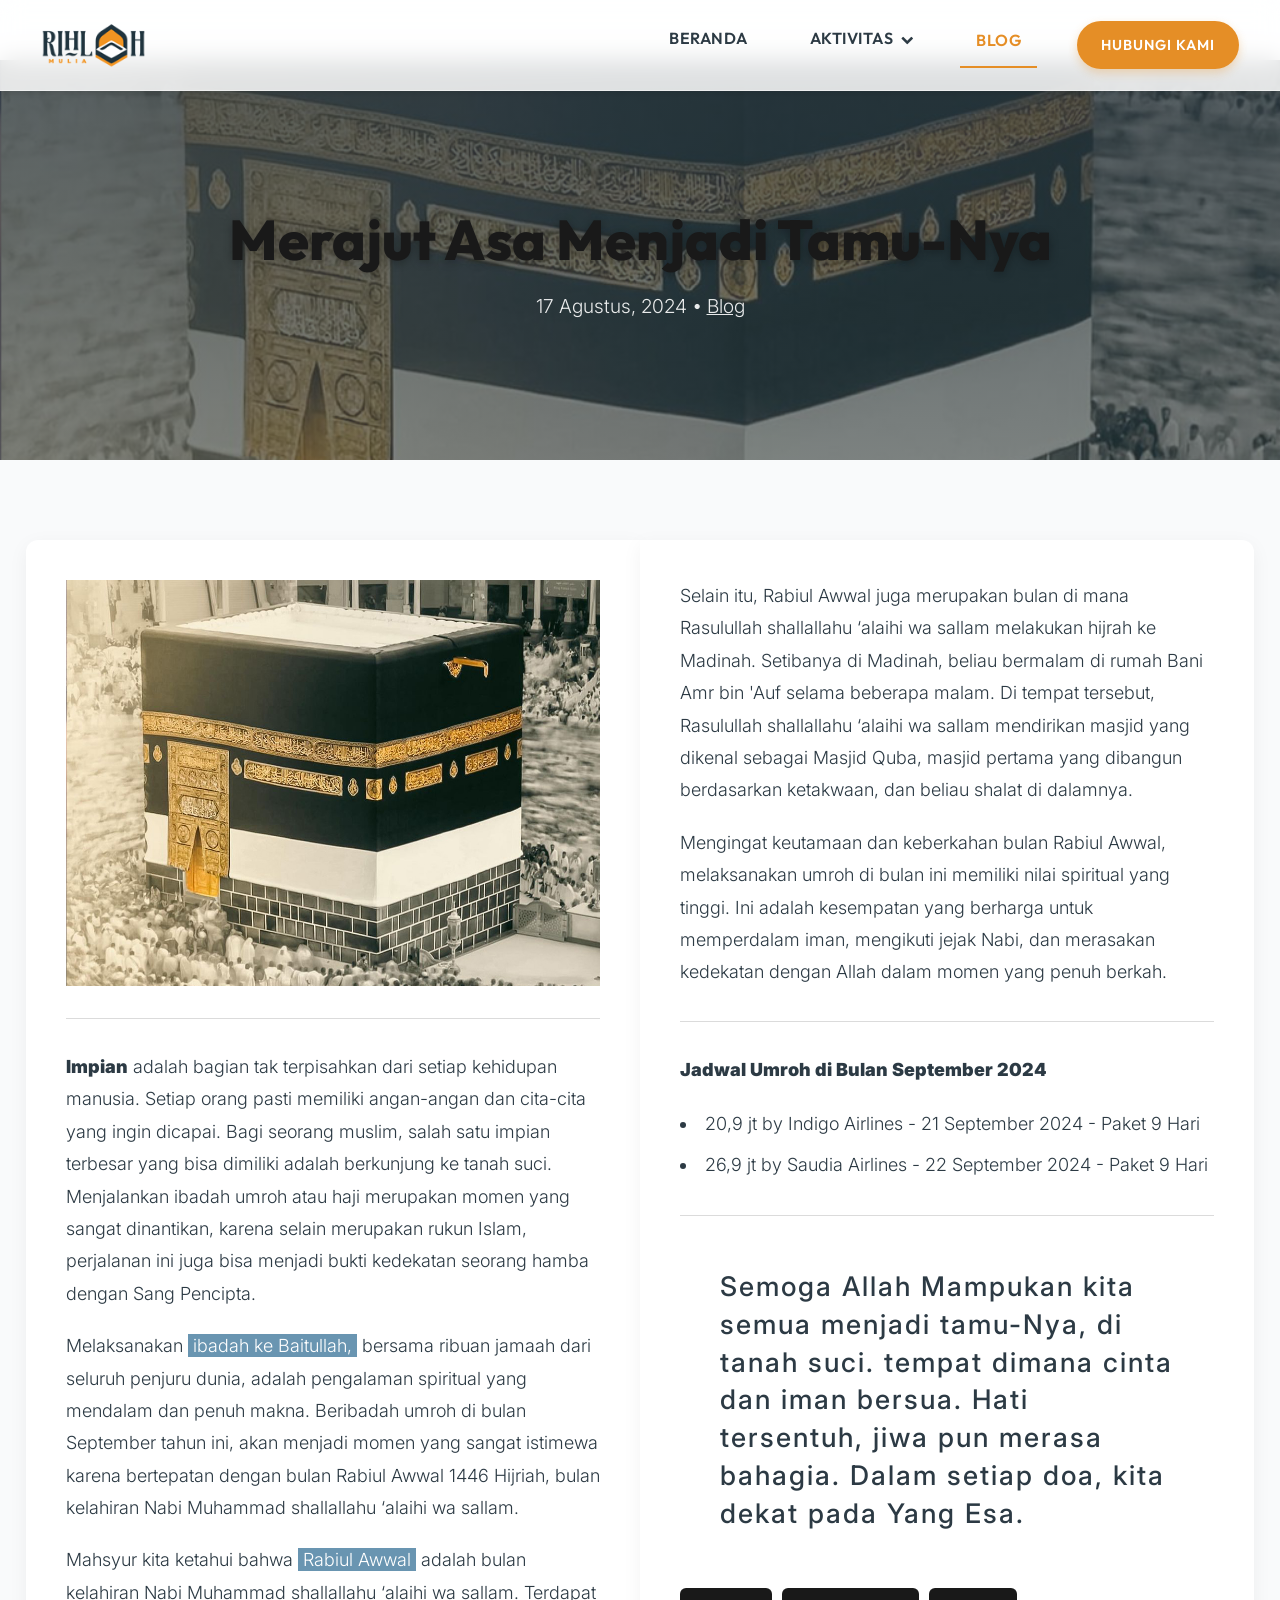
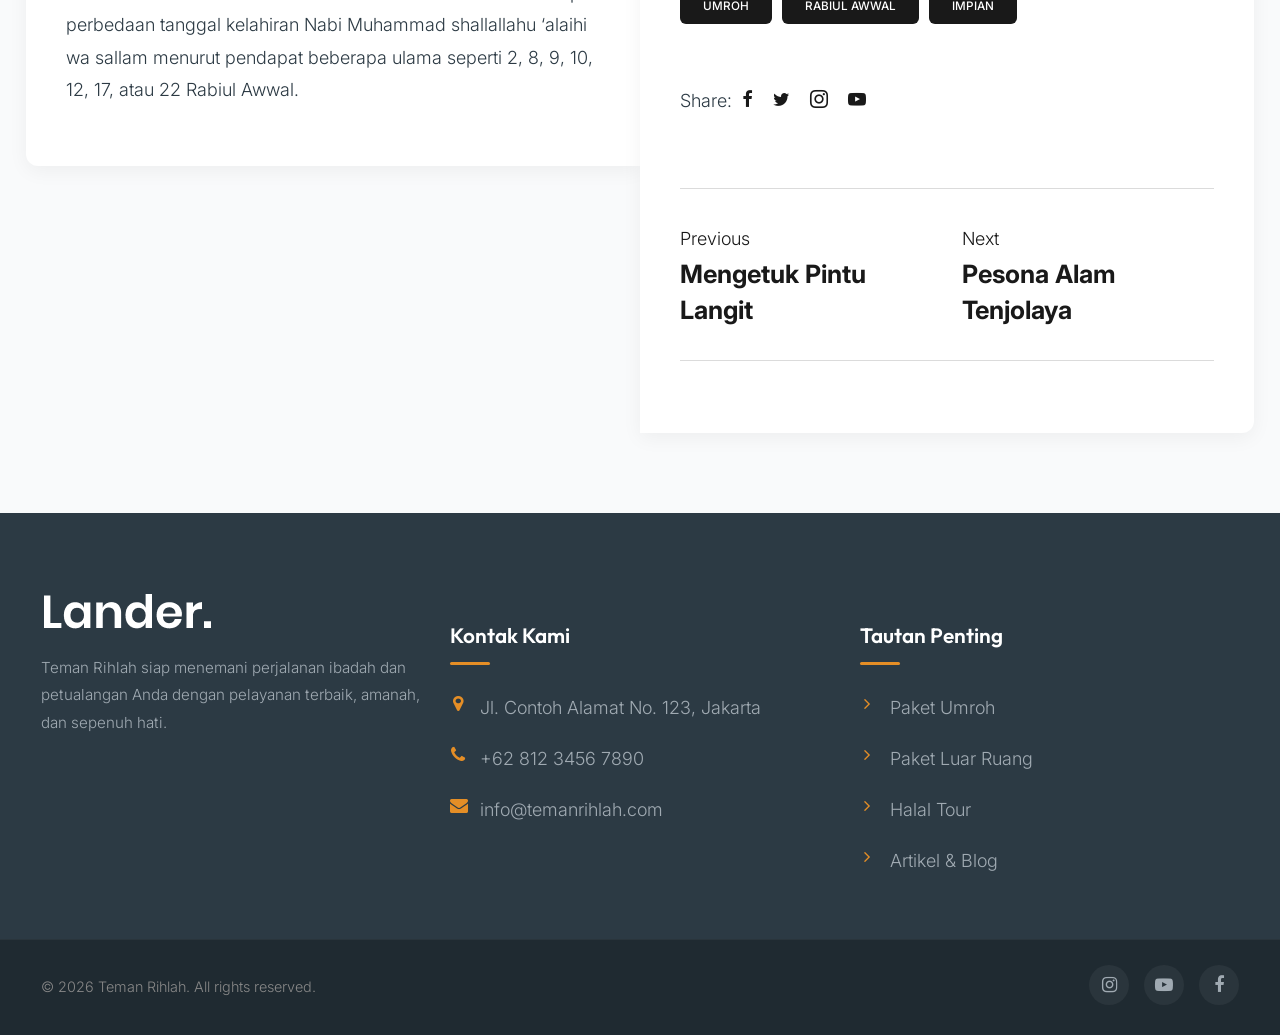
<file: menjadi-tamunya.html>
<!DOCTYPE html>
<html lang="en">
  <head>
    <title>Teman Rihlah Mu</title>
    <meta charset="utf-8">
    <meta http-equiv="X-UA-Compatible" content="IE=edge">
    <meta name="viewport" content="width=device-width, initial-scale=1.0">
    <meta name="format-detection" content="telephone=no">
    <meta name="apple-mobile-web-app-capable" content="yes">
    <meta name="author" content="">
    <meta name="keywords" content="">
    <meta name="description" content="">
    <link rel="stylesheet" type="text/css" href="css/normalize.css">
    <link rel="stylesheet" type="text/css" href="icomoon/icomoon.css">
    <link rel="stylesheet" type="text/css" media="all" href="https://maxcdn.bootstrapcdn.com/font-awesome/4.7.0/css/font-awesome.min.css">
    <link rel="stylesheet" type="text/css" href="css/vendor.css">
    <link rel="stylesheet" type="text/css" href="style.css">
    <link rel="stylesheet" type="text/css" href="css/premium.css">
    
    <link rel="preconnect" href="https://fonts.googleapis.com">
    <link rel="preconnect" href="https://fonts.gstatic.com" crossorigin>
    <link href="https://fonts.googleapis.com/css2?family=Inter:wght@300;400;500;600;700&family=Outfit:wght@300;400;500;600;700;800&display=swap" rel="stylesheet">
    <script src="js/modernizr.js"></script>
  </head>
  <body>

    <div class="preloader-wrapper">
      <div class="preloader">
      </div>
    </div>

    <!-- Modern Header -->
    <header id="header" class="header-modern">
      <div class="container d-flex align-items-center justify-content-between header-inner">
        <div class="logo-wrap">
          <a href="index.html">
            <img src="images/main-logo.png" alt="Rihlah Mulia Logo" class="nav-logo">
          </a>
        </div>
        
        <!-- Mobile Menu Toggle -->
        <div class="menu-toggle">
          <i class="fa fa-bars"></i>
        </div>

        <nav class="nav-menu">
          <ul class="nav-list d-flex list-unstyled m-0">
            <li><a href="index.html" class="nav-link">Beranda</a></li>
            <li class="has-dropdown">
              <a href="#" class="nav-link">Aktivitas <i class="fa fa-chevron-down"></i></a>
              <ul class="dropdown-menu list-unstyled">
                <li><a href="umroh.html">Umroh</a></li>
                <li><a href="luar-ruang.html">Luar Ruang</a></li>
                <li><a href="halal-tour.html">Halal Tour</a></li>
              </ul>
            </li>
            <li><a href="blog.html" class="nav-link active">Blog</a></li>
          </ul>
        </nav>
        <div class="nav-action">
          <a href="contact.html" class="btn-premium btn-primary-premium btn-small-nav">Hubungi Kami</a>
        </div>
      </div>
    </header>

    <!-- Page Header -->
    <section class="page-header-premium">
      <img src="images/postumroh.jpg" alt="Post Banner" class="bg-img" onerror="this.src='images/main-banner.jpg'">
      <div class="page-title-content">
        <h1>Merajut Asa Menjadi Tamu-Nya</h1>
        <p class="text-white" style="font-size: 1.2rem; opacity: 0.9;">17 Agustus, 2024 &bull; <a href="blog.html" style="color: white; text-decoration: underline;">Blog</a></p>
      </div>
    </section>

    <div class="main-content d-flex flex-wrap padding-premium" style="background-color: var(--light-bg);">
      <div class="container">
        <div class="row">
          <div class="col-md-6" style="background-color: #fff; padding: 40px; border-radius: 12px 0 0 12px; box-shadow: 0 5px 20px rgba(0,0,0,0.05);">
            <div class="feature-image">
              <img src="images/postumroh.jpg" alt="post image" class="jarallax-img">
              <hr>
              <p><strong>Impian</strong> adalah bagian tak terpisahkan dari setiap kehidupan manusia. Setiap orang pasti memiliki angan-angan dan cita-cita yang ingin dicapai. Bagi seorang muslim, salah satu impian terbesar yang bisa dimiliki adalah berkunjung ke tanah suci. Menjalankan ibadah umroh atau haji merupakan momen yang sangat dinantikan, karena selain merupakan rukun Islam, perjalanan ini juga bisa menjadi bukti kedekatan seorang hamba dengan Sang Pencipta.</p>
              <p>Melaksanakan <span class="highlight">ibadah ke Baitullah,</span> bersama ribuan jamaah dari seluruh penjuru dunia, adalah pengalaman spiritual yang mendalam dan penuh makna. Beribadah umroh di bulan September tahun ini, akan menjadi momen yang sangat istimewa karena bertepatan dengan bulan Rabiul Awwal 1446 Hijriah, bulan kelahiran Nabi Muhammad shallallahu ‘alaihi wa sallam.</p>
              <p>Mahsyur kita ketahui bahwa <span class="highlight">Rabiul Awwal</span> adalah bulan kelahiran Nabi Muhammad shallallahu ‘alaihi wa sallam. Terdapat perbedaan tanggal  kelahiran Nabi Muhammad shallallahu ‘alaihi wa sallam menurut pendapat beberapa ulama seperti 2, 8, 9, 10, 12, 17, atau 22 Rabiul Awwal.</p>
             
            </div>
          </div>
          <div class="col-md-6" style="background-color: #fff; padding: 40px; border-radius: 0 12px 12px 0; box-shadow: 0 5px 20px rgba(0,0,0,0.05);">
            <div class="post-content">
              
              <p>Selain itu, Rabiul Awwal juga merupakan bulan di mana Rasulullah shallallahu ‘alaihi wa sallam melakukan hijrah ke Madinah.  Setibanya di Madinah, beliau bermalam di rumah Bani Amr bin 'Auf selama beberapa malam. Di tempat tersebut, Rasulullah shallallahu ‘alaihi wa sallam mendirikan masjid yang dikenal sebagai Masjid Quba, masjid pertama yang dibangun berdasarkan ketakwaan, dan beliau shalat di dalamnya.</p>
              <p>Mengingat keutamaan dan keberkahan bulan Rabiul Awwal, melaksanakan umroh di bulan ini memiliki nilai spiritual yang tinggi. Ini adalah kesempatan yang berharga untuk memperdalam iman, mengikuti jejak Nabi, dan merasakan kedekatan dengan Allah dalam momen yang penuh berkah.</p>
              
              <hr>
              <p>
                <strong>Jadwal Umroh di Bulan September 2024</strong>
              </p>
              <ul style="list-style-type:disc;" class="inner-list">
                <li>20,9 jt by Indigo Airlines - 21 September 2024 - Paket 9 Hari</li>
                <li>26,9 jt by Saudia Airlines - 22 September 2024 - Paket 9 Hari</li>
              </ul>
              <hr>

              <blockquote>Semoga Allah Mampukan kita semua menjadi tamu-Nya, di tanah suci. tempat dimana cinta dan iman bersua. Hati tersentuh, jiwa pun merasa bahagia.
                Dalam setiap doa, kita dekat pada Yang Esa.</blockquote>  
                <div class="post-tags">
                <div class="block-tag">
                  <ul class="list-unstyled d-flex">
                    <li>
                      <a href="#" class="btn btn-dark btn-small btn-rounded">umroh</a>
                    </li>
                    <li>
                      <a href="#" class="btn btn-dark btn-small btn-rounded">rabiul awwal</a>
                    </li>
                    <li>
                      <a href="#" class="btn btn-dark btn-small btn-rounded">impian</a>
                    </li>
                  </ul>
                </div>
              </div>
              <div class="social-links d-flex margin-small">
                <div class="element-title">Share:</div>
                <ul class="d-flex list-unstyled">
                  <li>
                    <a href="#"><i class="icon icon-facebook"></i></a>
                  </li>
                  <li>
                    <a href="#"><i class="icon icon-twitter"></i></a>
                  </li>
                  <li>
                    <a href="#"><i class="icon icon-instagram"></i></a>
                  </li>
                  <li>
                    <a href="#"><i class="icon icon-youtube-play"></i></a>
                  </li>
                </ul>
              </div>
            </div>
            <div id="single-post-navigation">
              <hr>
              <div class="row post-navigation d-flex flex-wrap align-items-center justify-content-between">
                <a itemprop="url" class="col-md-6 post-prev d-flex" href="mengetuk-pintulangit.html" title="Previous Post">
                  <span>Previous</span>
                  <h3 class="page-nav-title" style="font-family: var(--font-outfit);">Mengetuk Pintu Langit</h3>
                </a>
                <a itemprop="url" class="col-md-6 post-next d-flex" href="tenjolaya.html" title="Next Post">
                  <span>Next</span>
                  <h3 class="page-nav-title" style="font-family: var(--font-outfit);">Pesona Alam Tenjolaya</h3>
                </a>
              </div>
              <hr>
            </div>
          </div>
        </div>
      </div>
    </div>

    <!-- Premium Footer -->
    <footer class="footer-premium">
      <div class="container footer-premium-top">
        <div class="row">
          <div class="col-md-4 footer-widget">
            <div class="logo-wrap">
              <img src="images/main-logo-light.png" alt="Rihlah Mulia Logo" onerror="this.src='images/main-logo.png'; this.style.filter='brightness(0) invert(1)';">
            </div>
            <p>Teman Rihlah siap menemani perjalanan ibadah dan petualangan Anda dengan pelayanan terbaik, amanah, dan sepenuh hati.</p>
          </div>
          <div class="col-md-4 footer-widget">
            <h4 class="outfit-font">Kontak Kami</h4>
            <ul class="footer-links">
              <li><i class="fa fa-map-marker"></i> <span>Jl. Contoh Alamat No. 123, Jakarta</span></li>
              <li><i class="fa fa-phone"></i> <span>+62 812 3456 7890</span></li>
              <li><i class="fa fa-envelope"></i> <span>info@temanrihlah.com</span></li>
            </ul>
          </div>
          <div class="col-md-4 footer-widget">
            <h4 class="outfit-font">Tautan Penting</h4>
            <ul class="footer-links">
              <li><i class="fa fa-angle-right"></i> <a href="umroh.html">Paket Umroh</a></li>
              <li><i class="fa fa-angle-right"></i> <a href="luar-ruang.html">Paket Luar Ruang</a></li>
              <li><i class="fa fa-angle-right"></i> <a href="halal-tour.html">Halal Tour</a></li>
              <li><i class="fa fa-angle-right"></i> <a href="blog.html">Artikel & Blog</a></li>
            </ul>
          </div>
        </div>
      </div>
      <div class="footer-bottom-premium">
        <div class="container">
          <div class="footer-bottom-flex">
            <div class="footer-copyright">
              <p>© 2026 Teman Rihlah. All rights reserved.</p>
            </div>
            <ul class="footer-socials">
              <li><a href="#"><i class="fa fa-instagram"></i></a></li>
              <li><a href="#"><i class="fa fa-youtube-play"></i></a></li>
              <li><a href="#"><i class="fa fa-facebook"></i></a></li>
            </ul>
          </div>
        </div>
      </div>
    </footer>

    <script src="js/jquery-1.11.0.min.js"></script>
    <script src="js/plugins.js"></script>
    <script src="js/script.js"></script>
    <script>
      // Sticky header behavior
      window.addEventListener('scroll', function() {
        var header = document.getElementById('header');
        if (window.scrollY > 50) {
          header.style.padding = '8px 0';
          header.style.background = 'rgba(255, 255, 255, 0.98)';
          header.style.boxShadow = '0 4px 20px rgba(0,0,0,0.08)';
        } else {
          header.style.padding = '15px 0';
          header.style.background = 'rgba(255, 255, 255, 0.85)';
          header.style.boxShadow = '0 4px 6px -1px rgba(0, 0, 0, 0.1)';
        }
      });
      // Mobile Menu Toggle
      var menuToggle = document.querySelector('.menu-toggle');
      if(menuToggle) {
        menuToggle.addEventListener('click', function() {
          document.querySelector('.nav-menu').classList.toggle('active');
        });
      }
    </script>
  </body>
</html>
</file>
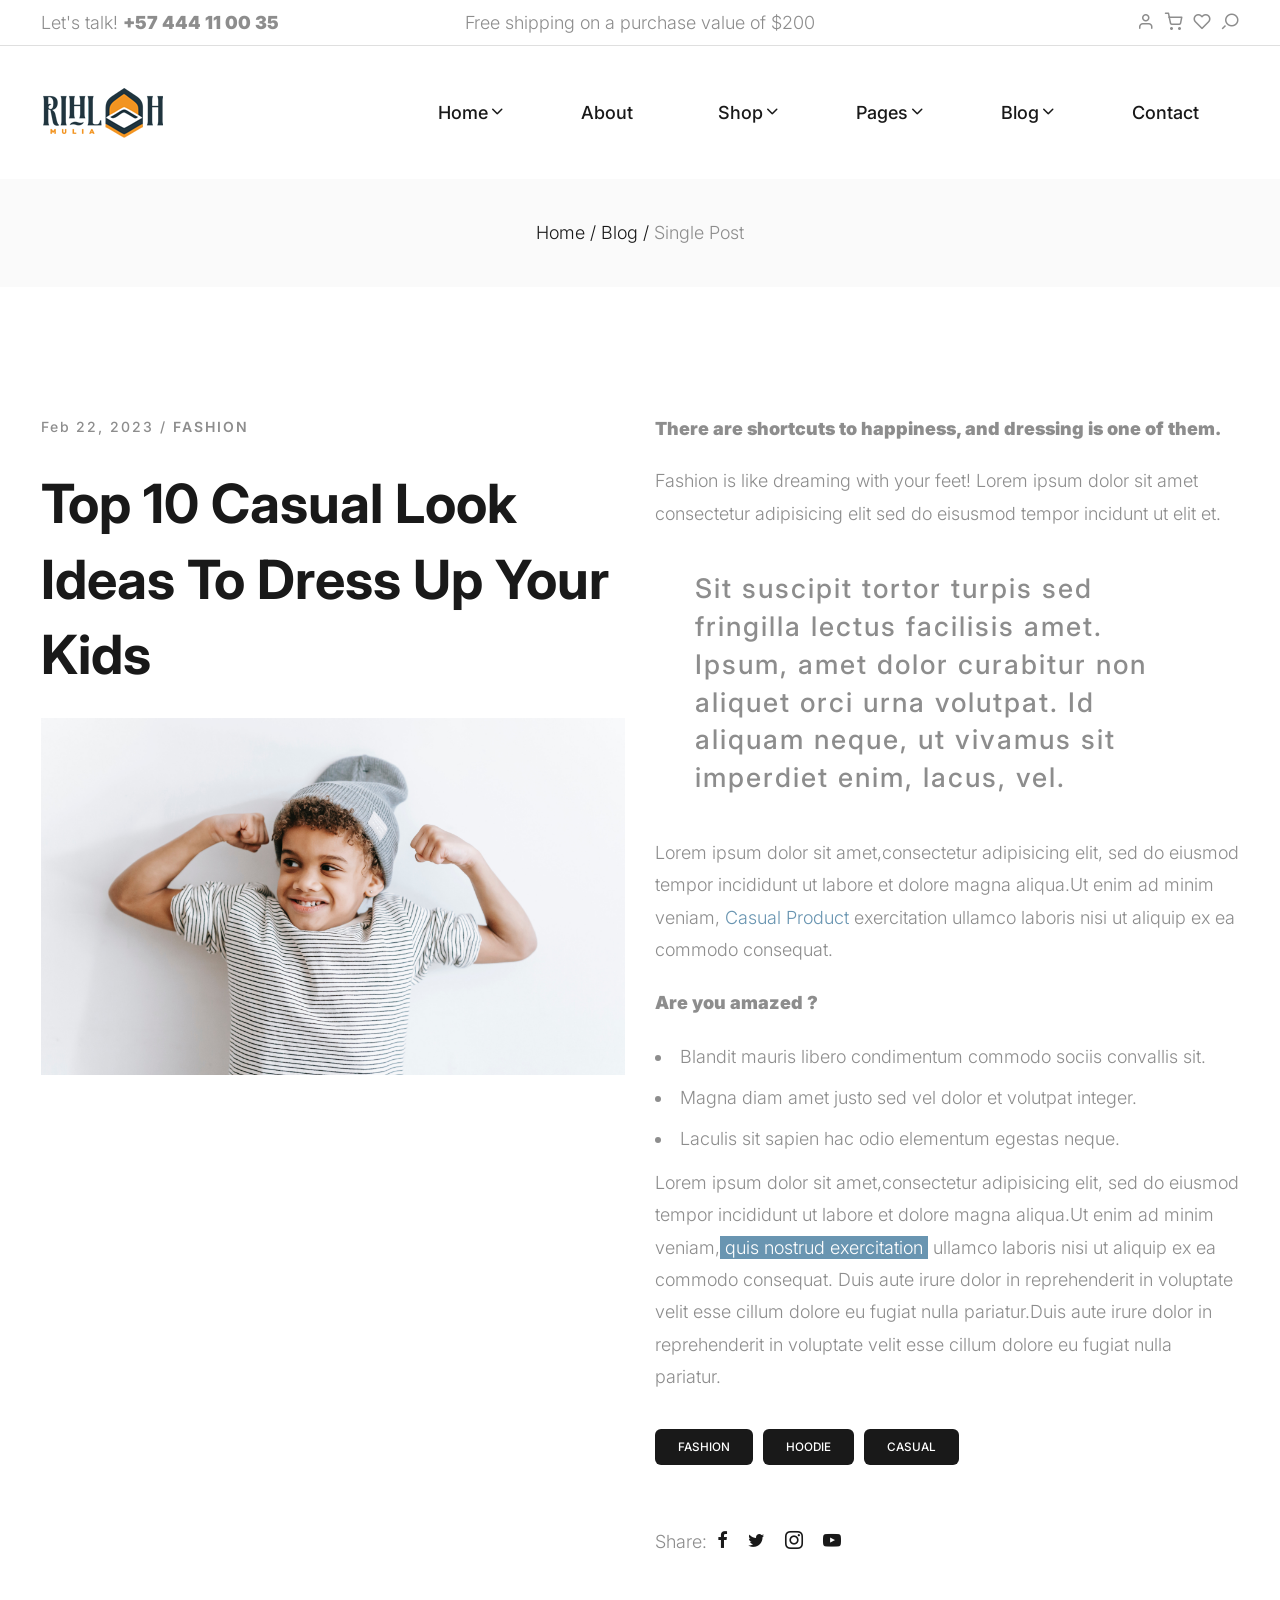
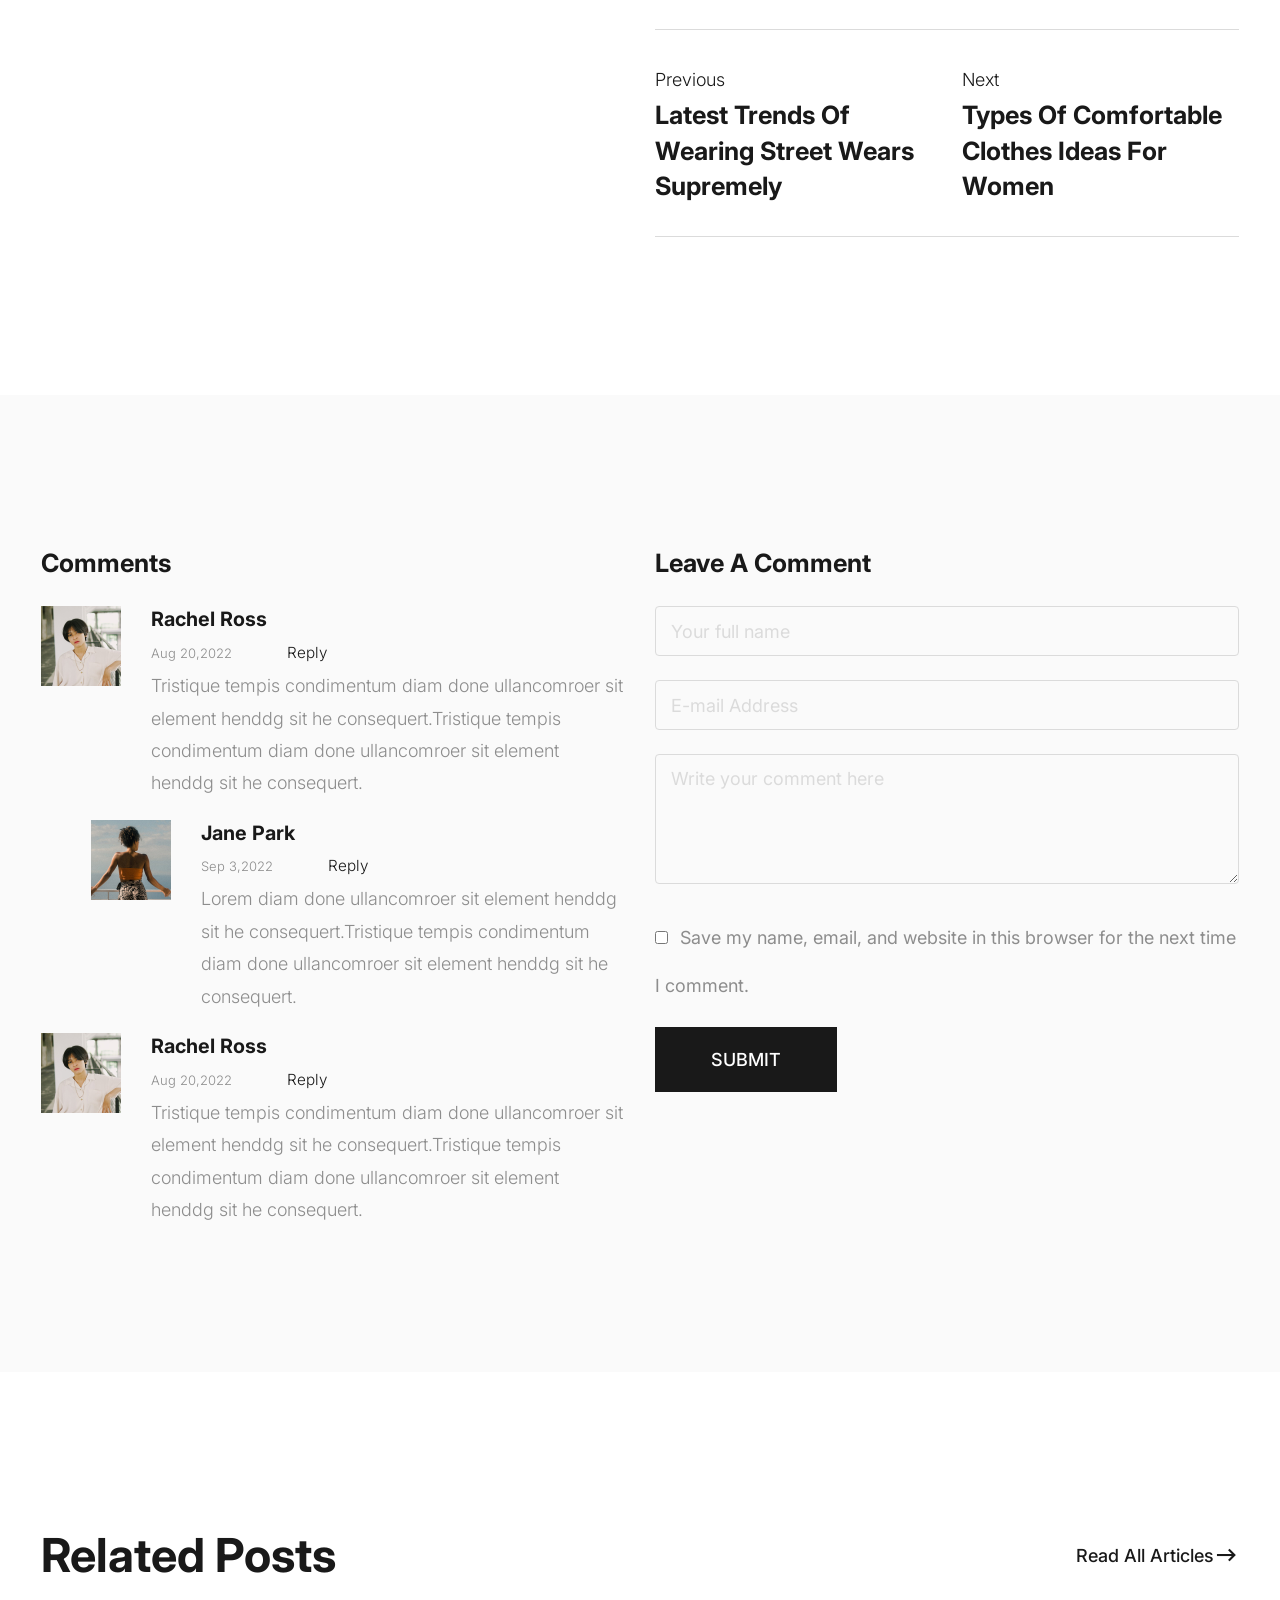
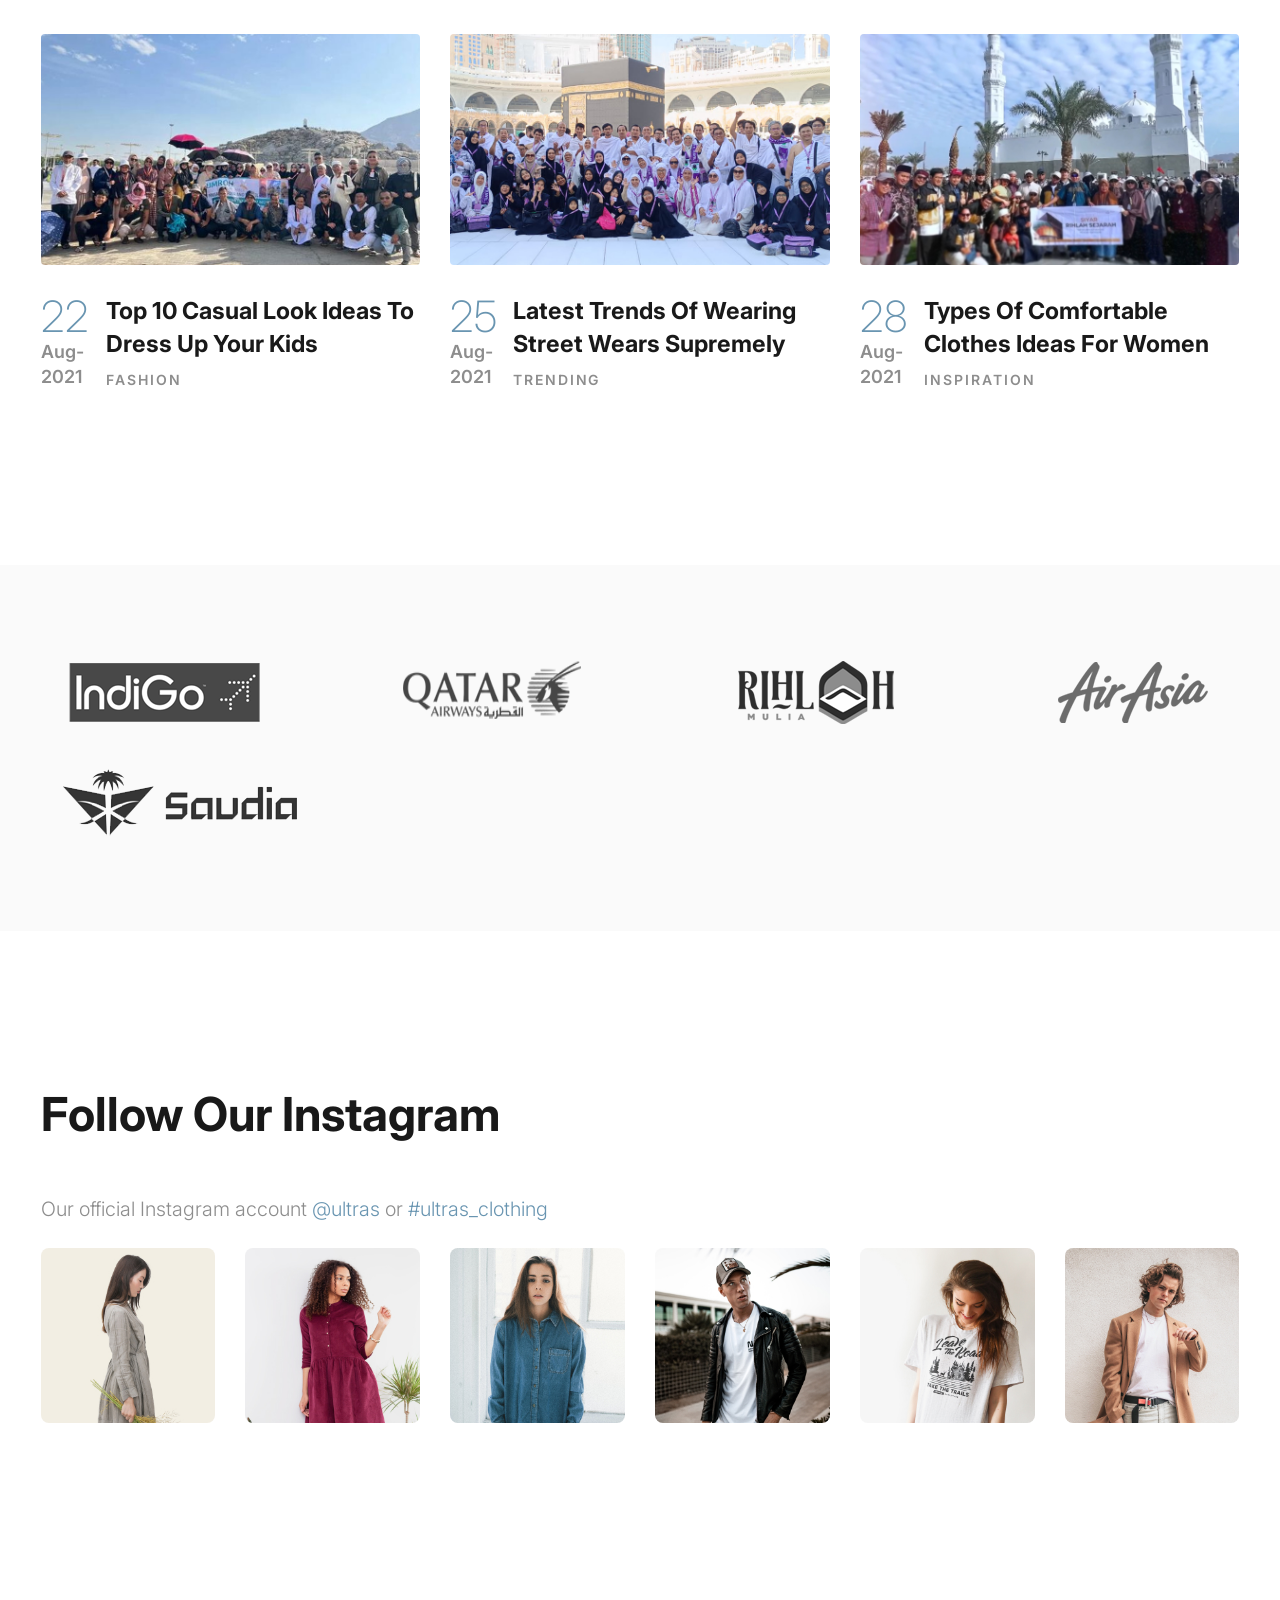
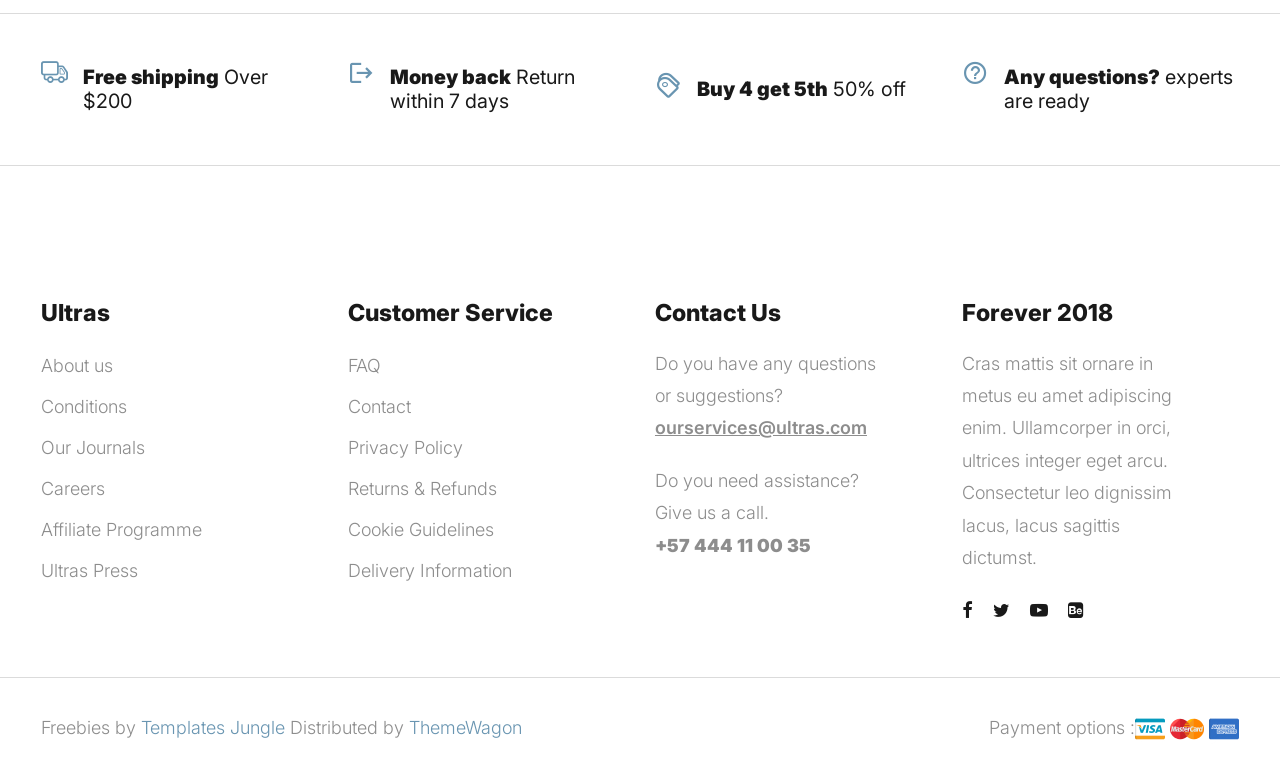
<file: single-post.html>
<!DOCTYPE html>
<html lang="en">
  <head>
    <title>Ultras - Clothing Store eCommerce Store HTML Website Template</title>
    <meta charset="utf-8">
    <meta http-equiv="X-UA-Compatible" content="IE=edge">
    <meta name="viewport" content="width=device-width, initial-scale=1.0">
    <meta name="format-detection" content="telephone=no">
    <meta name="apple-mobile-web-app-capable" content="yes">
    <meta name="author" content="">
    <meta name="keywords" content="">
    <meta name="description" content="">
    <link rel="stylesheet" type="text/css" href="css/normalize.css">
    <link rel="stylesheet" type="text/css" href="icomoon/icomoon.css">
    <link rel="stylesheet" type="text/css" media="all" href="https://maxcdn.bootstrapcdn.com/font-awesome/4.7.0/css/font-awesome.min.css">
    <link rel="stylesheet" type="text/css" href="css/vendor.css">
    <link rel="stylesheet" type="text/css" href="style.css">
    <link rel="preconnect" href="https://fonts.googleapis.com">
    <link rel="preconnect" href="https://fonts.gstatic.com" crossorigin>
    <link href="https://fonts.googleapis.com/css2?family=Inter:wght@100;200;300;400;500;600;700;800;900&display=swap" rel="stylesheet">
    <!-- script
    ================================================== -->
    <script src="js/modernizr.js"></script>
  </head>
  <body>

    <div class="preloader-wrapper">
      <div class="preloader">
      </div>
    </div>

    <div class="search-popup">
      <div class="search-popup-container">

        <form role="search" method="get" class="search-form" action="">
          <input type="search" id="search-form" class="search-field" placeholder="Type and press enter" value="" name="s" />
          <button type="submit" class="search-submit"><a href="#"><i class="icon icon-search"></i></a></button>
        </form>

        <h5 class="cat-list-title">Browse Categories</h5>
        
        <ul class="cat-list">
          <li class="cat-list-item">
            <a href="shop.html" title="Men Jackets">Men Jackets</a>
          </li>
          <li class="cat-list-item">
            <a href="shop.html" title="Fashion">Fashion</a>
          </li>
          <li class="cat-list-item">
            <a href="shop.html" title="Casual Wears">Casual Wears</a>
          </li>
          <li class="cat-list-item">
            <a href="shop.html" title="Women">Women</a>
          </li>
          <li class="cat-list-item">
            <a href="shop.html" title="Trending">Trending</a>
          </li>
          <li class="cat-list-item">
            <a href="shop.html" title="Hoodie">Hoodie</a>
          </li>
          <li class="cat-list-item">
            <a href="shop.html" title="Kids">Kids</a>
          </li>
        </ul>
      </div>
    </div>
    <header id="header">
      <div id="header-wrap">
        <nav class="secondary-nav border-bottom">
          <div class="container">
            <div class="row d-flex align-items-center">
              <div class="col-md-4 header-contact">
                <p>Let's talk! <strong>+57 444 11 00 35</strong>
                </p>
              </div>
              <div class="col-md-4 shipping-purchase text-center">
                <p>Free shipping on a purchase value of $200</p>
              </div>
              <div class="col-md-4 col-sm-12 user-items">
                <ul class="d-flex justify-content-end list-unstyled">
                  <li>
                    <a href="login.html">
                      <i class="icon icon-user"></i>
                    </a>
                  </li>
                  <li>
                    <a href="cart.html">
                      <i class="icon icon-shopping-cart"></i>
                    </a>
                  </li>
                  <li>
                    <a href="wishlist.html">
                      <i class="icon icon-heart"></i>
                    </a>
                  </li>
                  <li class="user-items search-item pe-3">
                    <a href="#" class="search-button">
                      <i class="icon icon-search"></i>
                    </a>
                  </li>
                </ul>
              </div>
            </div>
          </div>
        </nav>
        <nav class="primary-nav padding-small">
          <div class="container">
            <div class="row d-flex align-items-center">
              <div class="col-lg-2 col-md-2">
                <div class="main-logo">
                  <a href="index.html">
                    <img src="images/main-logo.png" alt="logo">
                  </a>
                </div>
              </div>
              <div class="col-lg-10 col-md-10">
                <div class="navbar">

                  <div id="main-nav" class="stellarnav d-flex justify-content-end right">
                    <ul class="menu-list">

                      <li class="menu-item has-sub">
                        <a href="index.html" class="item-anchor d-flex align-item-center" data-effect="Home">Home<i class="icon icon-chevron-down"></i></a>
                        <ul class="submenu">
                          <li><a href="index.html" class="item-anchor">Home</a></li>
                          <li><a href="home2.html" class="item-anchor">Home v2<span class="text-primary"> (PRO)</span></a></li>
                        </ul>
                      </li>

                      <li><a href="about.html" class="item-anchor" data-effect="About">About</a></li>

                      <li class="menu-item has-sub">
                        <a href="shop.html" class="item-anchor d-flex align-item-center" data-effect="Shop">Shop<i class="icon icon-chevron-down"></i></a>
                        <ul class="submenu">
                          <li><a href="shop.html" class="item-anchor">Shop</a></li>
                          <li><a href="shop-slider.html" class="item-anchor">Shop slider<span class="text-primary"> (PRO)</span></a></li>
                          <li><a href="shop-grid.html" class="item-anchor">Shop grid<span class="text-primary"> (PRO)</span></a></li>
                          <li><a href="shop-list.html" class="item-anchor">Shop list<span class="text-primary"> (PRO)</span></a></li>
                          <li><a href="single-product.html" class="item-anchor">Single product<span class="text-primary"> (PRO)</span></a></li>
                          <li><a href="cart.html" class="item-anchor">Cart<span class="text-primary"> (PRO)</span></a></li>
                          <li><a href="wishlist.html" class="item-anchor">Wishlist<span class="text-primary"> (PRO)</span></a></li>
                          <li><a href="checkout.html" class="item-anchor">Checkout<span class="text-primary"> (PRO)</span></a></li>
                        </ul>
                      </li>

                      <li class="menu-item has-sub">
                        <a href="#" class="item-anchor d-flex align-item-center" data-effect="Pages">Pages<i class="icon icon-chevron-down"></i></a>
                        <ul class="submenu">
                          <li><a href="coming-soon.html" class="item-anchor">Coming soon<span class="text-primary"> (PRO)</span></a></li>
                          <li><a href="login.html" class="item-anchor">Login<span class="text-primary"> (PRO)</span></a></li>
                          <li><a href="faqs.html" class="item-anchor">FAQs<span class="text-primary"> (PRO)</span></a></li>
                          <li><a href="styles.html" class="item-anchor">Styles</a></li>
                          <li><a href="thank-you.html" class="item-anchor">Thankyou</a></li>
                          <li><a href="error.html" class="item-anchor">Error page<span class="text-primary"> (PRO)</span></a></li>
                        </ul>
                      </li>

                      <li class="menu-item has-sub">
                        <a href="blog.html" class="item-anchor d-flex align-item-center" data-effect="Blog">Blog<i class="icon icon-chevron-down"></i></a>
                        <ul class="submenu">
                          <li><a href="blog.html" class="item-anchor">Blog</a></li>
                          <li><a href="blog-sidebar.html" class="item-anchor">Blog with sidebar<span class="text-primary"> (PRO)</span></a></li>
                          <li><a href="blog-masonry.html" class="item-anchor">Blog masonry<span class="text-primary"> (PRO)</span></a></li>
                          <li><a href="single-post.html" class="item-anchor active">Single post</a></li>
                        </ul>
                      </li>

                      <li><a href="contact.html" class="item-anchor" data-effect="Contact">Contact</a></li>

                    </ul>
                  </div>

                </div>
              </div>
            </div>
          </div>
        </nav>
      </div>
    </header>

    <section class="site-banner padding-small bg-light-grey">
      <div class="container">
        <div class="row">
          <div class="col-md-12">
            <div class="breadcrumbs">
              <span class="item">
                <a href="index.html">Home /</a>
              </span>
              <span class="item">
                <a href="blog.html">Blog /</a>
              </span>
              <span class="item">Single post</span>
            </div>
          </div>
        </div>
      </div>
    </section>

    <div class="main-content d-flex flex-wrap padding-large">
      <div class="container">
        <div class="row">
          <div class="col-md-6">
            <div class="post-meta">
              <span class="post-date">Feb 22, 2023</span> / <a href="blog.html" class="blog-categories">Fashion</a>
            </div>
            <h1 class="page-title">Top 10 Casual Look Ideas To Dress Up Your Kids</h1>
            <div class="feature-image">
              <img src="images/single-image2.jpg" alt="post image" class="jarallax-img">
            </div>
          </div>
          <div class="col-md-6">
            <div class="post-content">
              <p><strong>There are shortcuts to happiness, and dressing is one of them.</strong></p>
              <p>Fashion is like dreaming with your feet! Lorem ipsum dolor sit amet consectetur adipisicing elit sed do eisusmod tempor incidunt ut elit et.</p>
              <blockquote>Sit suscipit tortor turpis sed fringilla lectus facilisis amet. Ipsum, amet dolor curabitur non aliquet orci urna volutpat. Id aliquam neque, ut vivamus sit imperdiet enim, lacus, vel.</blockquote>
              <p>Lorem ipsum dolor sit amet,consectetur adipisicing elit, sed do eiusmod tempor incididunt ut labore et dolore magna aliqua.Ut enim ad minim veniam, <a href="single-product.html">Casual Product</a> exercitation ullamco laboris nisi ut aliquip ex ea commodo consequat.</p>
              <p>
                <strong>Are you amazed ?</strong>
              </p>
              <ul style="list-style-type:disc;" class="inner-list">
                <li>Blandit mauris libero condimentum commodo sociis convallis sit.</li>
                <li>Magna diam amet justo sed vel dolor et volutpat integer.</li>
                <li>Laculis sit sapien hac odio elementum egestas neque.</li>
              </ul>
              <p>Lorem ipsum dolor sit amet,consectetur adipisicing elit, sed do eiusmod tempor incididunt ut labore et dolore magna aliqua.Ut enim ad minim veniam,<span class="highlight">quis nostrud exercitation</span> ullamco laboris nisi ut aliquip ex ea commodo consequat. Duis aute irure dolor in reprehenderit in voluptate velit esse cillum dolore eu fugiat nulla pariatur.Duis aute irure dolor in reprehenderit in voluptate velit esse cillum dolore eu fugiat nulla pariatur.</p>
              <div class="post-tags">
                <div class="block-tag">
                  <ul class="list-unstyled d-flex">
                    <li>
                      <a href="#" class="btn btn-dark btn-small btn-rounded">Fashion</a>
                    </li>
                    <li>
                      <a href="#" class="btn btn-dark btn-small btn-rounded">Hoodie</a>
                    </li>
                    <li>
                      <a href="#" class="btn btn-dark btn-small btn-rounded">Casual</a>
                    </li>
                  </ul>
                </div>
              </div>
              <div class="social-links d-flex margin-small">
                <div class="element-title">Share:</div>
                <ul class="d-flex list-unstyled">
                  <li>
                    <a href="#"><i class="icon icon-facebook"></i></a>
                  </li>
                  <li>
                    <a href="#"><i class="icon icon-twitter"></i></a>
                  </li>
                  <li>
                    <a href="#"><i class="icon icon-instagram"></i></a>
                  </li>
                  <li>
                    <a href="#"><i class="icon icon-youtube-play"></i></a>
                  </li>
                </ul>
              </div>
            </div>
            <div id="single-post-navigation">
              <hr>
              <div class="row post-navigation d-flex flex-wrap align-items-center justify-content-between">
                <a itemprop="url" class="col-md-6 post-prev d-flex" href="#" title="Previous Post">
                  <span>Previous</span>
                  <h3 class="page-nav-title">Latest trends of wearing street wears supremely</h3>
                </a>
                <a itemprop="url" class="col-md-6 post-next d-flex" href="#" title="Next Post">
                  <span>Next</span>
                  <h3 class="page-nav-title">Types of comfortable clothes ideas for women</h3>
                </a>
              </div>
              <hr>
            </div>
          </div>
        </div>
      </div>
    </div>

    <section class="post-comment padding-large bg-light-grey">
      <div class="container">
        <div class="row">
          <div class="col-md-6">
            <div class="comments-wrap">
              <h3>Comments</h3>
              <div class="comment-list">
                <article class="d-flex">
                  <img src="images/review-image1.jpg" alt="default" class="commentor-image">
                  <div class="author-post">
                    <div class="comment-meta">
                      <h4 class="meta-name">Rachel Ross</h4>
                      <span class="meta-date">Aug 20,2022</span>
                      <small class="comments-reply">
                        <a href="#">
                          <i class="icon icon-reply"></i>Reply </a>
                      </small>
                    </div>
                    <p>Tristique tempis condimentum diam done ullancomroer sit element henddg sit he consequert.Tristique tempis condimentum diam done ullancomroer sit element henddg sit he consequert.</p>
                  </div>
                </article>
                <div class="child-comments">
                  <article class="d-flex">
                    <img src="images/review-image2.jpg" alt="sara" class="commentor-image">
                    <div class="author-post">
                      <div class="comment-meta">
                        <h4 class="meta-name">Jane Park</h4>
                        <span class="meta-date">Sep 3,2022</span>
                        <small class="comments-reply">
                          <a href="#">
                            <i class="icon icon-reply"></i>Reply </a>
                        </small>
                      </div>
                      <p>Lorem diam done ullancomroer sit element henddg sit he consequert.Tristique tempis condimentum diam done ullancomroer sit element henddg sit he consequert.</p>
                    </div>
                  </article>
                </div>
                <article class="d-flex">
                  <img src="images/review-image1.jpg" alt="default" class="commentor-image">
                  <div class="author-post">
                    <div class="comment-meta">
                      <h4 class="meta-name">Rachel Ross</h4>
                      <span class="meta-date">Aug 20,2022</span>
                      <small class="comments-reply">
                        <a href="#">
                          <i class="icon icon-reply"></i>Reply </a>
                      </small>
                    </div>
                    <p>Tristique tempis condimentum diam done ullancomroer sit element henddg sit he consequert.Tristique tempis condimentum diam done ullancomroer sit element henddg sit he consequert.</p>
                  </div>
                </article>
              </div>
            </div>
          </div>
          <div class="col-md-6">
            <div class="comment-respond">
              <h3>Leave a Comment</h3>
              <form method="post" class="form-group">
                <input class="u-full-width" type="text" name="author" id="author" class="form-control" placeholder="Your full name">
                <input class="u-full-width" type="email" name="email" id="email" class="form-control" placeholder="E-mail Address">
                <textarea class="u-full-width" id="comment" class="form-control" name="comment" placeholder="Write your comment here" rows="20"></textarea>
                <label class="example-send-yourself-copy">
                  <input type="checkbox">
                  <span class="label-body">Save my name, email, and website in this browser for the next time I comment.</span>
                </label>
                <button type="submit" name="submit" class="btn btn-dark btn-medium">Submit</button>
              </form>
            </div>
          </div>
        </div>
      </div>
    </section>

    <section id="latest-blog" class="padding-large">
      <div class="container">
        <div class="section-header d-flex flex-wrap align-items-center justify-content-between">
          <h2 class="section-title">Related Posts</h2>
          <div class="btn-wrap align-right">
            <a href="#" class="d-flex align-items-center">Read All Articles <i class="icon icon icon-arrow-io"></i>
            </a>
          </div>
        </div>
        <div class="row d-flex flex-wrap">
          <article class="col-md-4 post-item">
            <div class="image-holder zoom-effect">
              <a href="#">
                <img src="images/post-img1.jpg" alt="post" class="post-image">
              </a>
            </div>
            <div class="post-content d-flex">
              <div class="meta-date">
                <div class="meta-day text-primary">22</div>
                <div class="meta-month">Aug-2021</div>
              </div>
              <div class="post-header">
                <h3 class="post-title">
                  <a href="#">top 10 casual look ideas to dress up your kids</a>
                </h3>
                <a href="blog.html" class="blog-categories">Fashion</a>
              </div>
            </div>
          </article>
          <article class="col-md-4 post-item">
            <div class="image-holder zoom-effect">
              <a href="#">
                <img src="images/post-img2.jpg" alt="post" class="post-image">
              </a>
            </div>
            <div class="post-content d-flex">
              <div class="meta-date">
                <div class="meta-day text-primary">25</div>
                <div class="meta-month">Aug-2021</div>
              </div>
              <div class="post-header">
                <h3 class="post-title">
                  <a href="#">Latest trends of wearing street wears supremely</a>
                </h3>
                <a href="blog.html" class="blog-categories">Trending</a>
              </div>
            </div>
          </article>
          <article class="col-md-4 post-item">
            <div class="image-holder zoom-effect">
              <a href="#">
                <img src="images/post-img3.jpg" alt="post" class="post-image">
              </a>
            </div>
            <div class="post-content d-flex">
              <div class="meta-date">
                <div class="meta-day text-primary">28</div>
                <div class="meta-month">Aug-2021</div>
              </div>
              <div class="post-header">
                <h3 class="post-title">
                  <a href="#">types of comfortable clothes ideas for women</a>
                </h3>
                <a href="blog.html" class="blog-categories">Inspiration</a>
              </div>
            </div>
          </article>
        </div>
      </div>
    </section>

    <section id="brand-collection" class="padding-medium bg-light-grey">
      <div class="container">
        <div class="d-flex flex-wrap justify-content-between">
          <img src="images/brand1.png" alt="phone" class="brand-image">
          <img src="images/brand2.png" alt="phone" class="brand-image">
          <img src="images/brand3.png" alt="phone" class="brand-image">
          <img src="images/brand4.png" alt="phone" class="brand-image">
          <img src="images/brand5.png" alt="phone" class="brand-image">
        </div>
      </div>
    </section>

    <section id="instagram" class="padding-large">
      <div class="container">
        <div class="section-header">
          <h2 class="section-title">Follow our instagram</h2>
        </div>
        <p>Our official Instagram account <a href="#">@ultras</a> or <a href="#">#ultras_clothing</a>
        </p>
        <div class="row d-flex flex-wrap justify-content-between">
          <div class="col-lg-2 col-md-4 col-sm-6">
            <figure class="zoom-effect">
              <img src="images/insta-image1.jpg" alt="instagram" class="insta-image">
              <i class="icon icon-instagram"></i>
            </figure>
          </div>
          <div class="col-lg-2 col-md-4 col-sm-6">
            <figure class="zoom-effect">
              <img src="images/insta-image2.jpg" alt="instagram" class="insta-image">
              <i class="icon icon-instagram"></i>
            </figure>
          </div>
          <div class="col-lg-2 col-md-4 col-sm-6">
            <figure class="zoom-effect">
              <img src="images/insta-image3.jpg" alt="instagram" class="insta-image">
              <i class="icon icon-instagram"></i>
            </figure>
          </div>
          <div class="col-lg-2 col-md-4 col-sm-6">
            <figure class="zoom-effect">
              <img src="images/insta-image4.jpg" alt="instagram" class="insta-image">
              <i class="icon icon-instagram"></i>
            </figure>
          </div>
          <div class="col-lg-2 col-md-4 col-sm-6">
            <figure class="zoom-effect">
              <img src="images/insta-image5.jpg" alt="instagram" class="insta-image">
              <i class="icon icon-instagram"></i>
            </figure>
          </div>
          <div class="col-lg-2 col-md-4 col-sm-6">
            <figure class="zoom-effect">
              <img src="images/insta-image6.jpg" alt="instagram" class="insta-image">
              <i class="icon icon-instagram"></i>
            </figure>
          </div>
        </div>          
      </div>
    </section>

    <section id="shipping-information">
      <hr>
      <div class="container">
        <div class="row d-flex flex-wrap align-items-center justify-content-between">
          <div class="col-md-3 col-sm-6">
            <div class="icon-box">
              <i class="icon icon-truck"></i>
              <h4 class="block-title">
                <strong>Free shipping</strong> Over $200
              </h4>
            </div>
          </div>
          <div class="col-md-3 col-sm-6">
            <div class="icon-box">
              <i class="icon icon-return"></i>
              <h4 class="block-title">
                <strong>Money back</strong> Return within 7 days
              </h4>
            </div>
          </div>
          <div class="col-md-3 col-sm-6">
            <div class="icon-box">
              <i class="icon icon-tags1"></i>
              <h4 class="block-title">
                <strong>Buy 4 get 5th</strong> 50% off
              </h4>
            </div>
          </div>
          <div class="col-md-3 col-sm-6">
            <div class="icon-box">
              <i class="icon icon-help_outline"></i>
              <h4 class="block-title">
                <strong>Any questions?</strong> experts are ready
              </h4>
            </div>
          </div>
        </div>
      </div>
      <hr>
    </section>

    <footer id="footer">
      <div class="container">
        <div class="footer-menu-list">
          <div class="row d-flex flex-wrap justify-content-between">
            <div class="col-lg-3 col-md-6 col-sm-6">
              <div class="footer-menu">
                <h5 class="widget-title">Ultras</h5>
                <ul class="menu-list list-unstyled">
                  <li class="menu-item">
                    <a href="about.html">About us</a>
                  </li>
                  <li class="menu-item">
                    <a href="#">Conditions </a>
                  </li>
                  <li class="menu-item">
                    <a href="blog.html">Our Journals</a>
                  </li>
                  <li class="menu-item">
                    <a href="#">Careers</a>
                  </li>
                  <li class="menu-item">
                    <a href="#">Affiliate Programme</a>
                  </li>
                  <li class="menu-item">
                    <a href="#">Ultras Press</a>
                  </li>
                </ul>
              </div>
            </div>
            <div class="col-lg-3 col-md-6 col-sm-6">
              <div class="footer-menu">
                <h5 class="widget-title">Customer Service</h5>
                <ul class="menu-list list-unstyled">
                  <li class="menu-item">
                    <a href="faqs.html">FAQ</a>
                  </li>
                  <li class="menu-item">
                    <a href="contact.html">Contact</a>
                  </li>
                  <li class="menu-item">
                    <a href="#">Privacy Policy</a>
                  </li>
                  <li class="menu-item">
                    <a href="#">Returns & Refunds</a>
                  </li>
                  <li class="menu-item">
                    <a href="#">Cookie Guidelines</a>
                  </li>
                  <li class="menu-item">
                    <a href="#">Delivery Information</a>
                  </li>
                </ul>
              </div>
            </div>
            <div class="col-lg-3 col-md-6 col-sm-6">
              <div class="footer-menu">
                <h5 class="widget-title">Contact Us</h5>
                <p>Do you have any questions or suggestions? <a href="#" class="email">ourservices@ultras.com</a>
                </p>
                <p>Do you need assistance? Give us a call. <br>
                  <strong>+57 444 11 00 35</strong>
                </p>
              </div>
            </div>
            <div class="col-lg-3 col-md-6 col-sm-6">
              <div class="footer-menu">
                <h5 class="widget-title">Forever 2018</h5>
                <p>Cras mattis sit ornare in metus eu amet adipiscing enim. Ullamcorper in orci, ultrices integer eget arcu. Consectetur leo dignissim lacus, lacus sagittis dictumst.</p>
                <div class="social-links">
                  <ul class="d-flex list-unstyled">
                    <li>
                      <a href="#">
                        <i class="icon icon-facebook"></i>
                      </a>
                    </li>
                    <li>
                      <a href="#">
                        <i class="icon icon-twitter"></i>
                      </a>
                    </li>
                    <li>
                      <a href="#">
                        <i class="icon icon-youtube-play"></i>
                      </a>
                    </li>
                    <li>
                      <a href="#">
                        <i class="icon icon-behance-square"></i>
                      </a>
                    </li>
                  </ul>
                </div>
              </div>
            </div>
          </div>
        </div>
      </div>
      <hr>
    </footer>

    <div id="footer-bottom">
      <div class="container">
        <div class="d-flex align-items-center flex-wrap justify-content-between">
          <div class="copyright">
            <p>Freebies by <a href="https://templatesjungle.com/">Templates Jungle</a> Distributed by <a href="https://themewagon.com">ThemeWagon</a>
            </p>
          </div>
          <div class="payment-method">
            <p>Payment options :</p>
            <div class="card-wrap">
              <img src="images/visa-icon.jpg" alt="visa">
              <img src="images/mastercard.png" alt="mastercard">
              <img src="images/american-express.jpg" alt="american-express">
            </div>
          </div>
        </div>
      </div>
    </div>

    <script src="js/jquery-1.11.0.min.js"></script>
    <script src="js/plugins.js"></script>
    <script src="js/script.js"></script>
  </body>
</html>
</file>
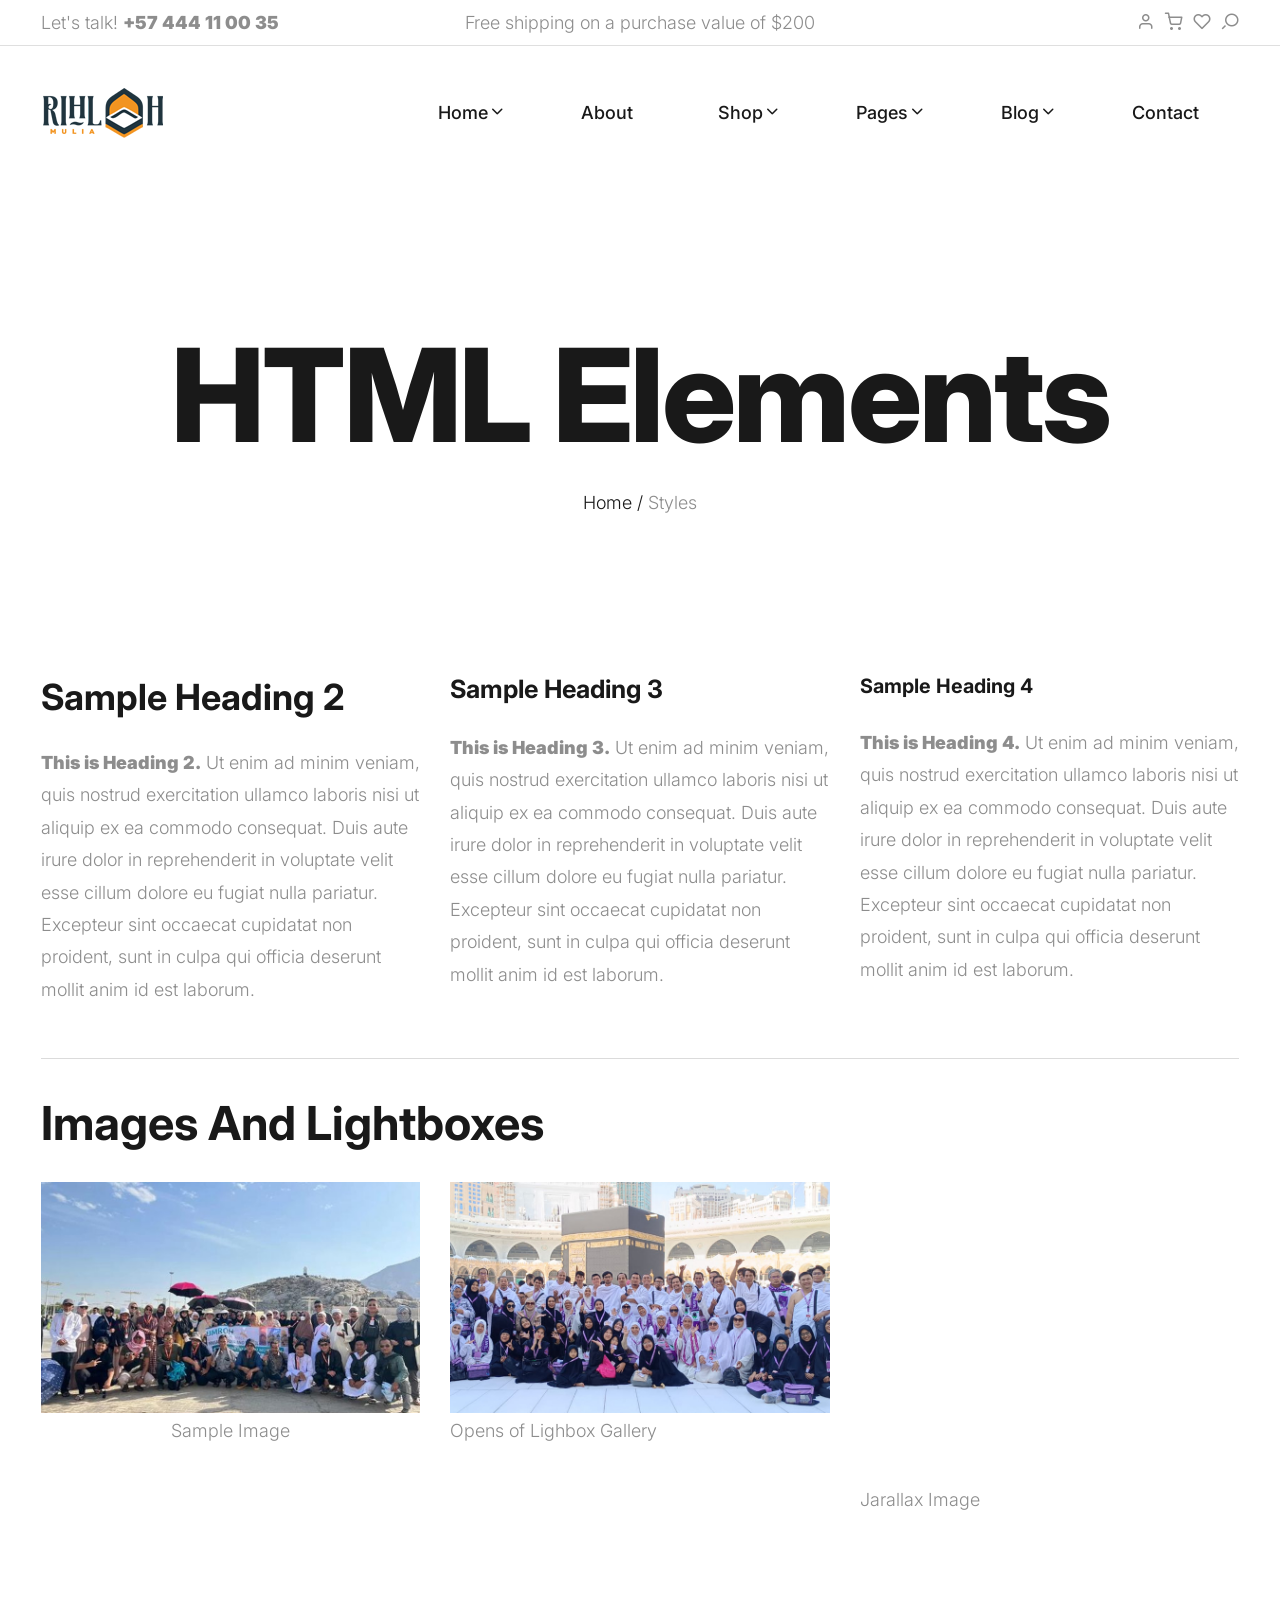
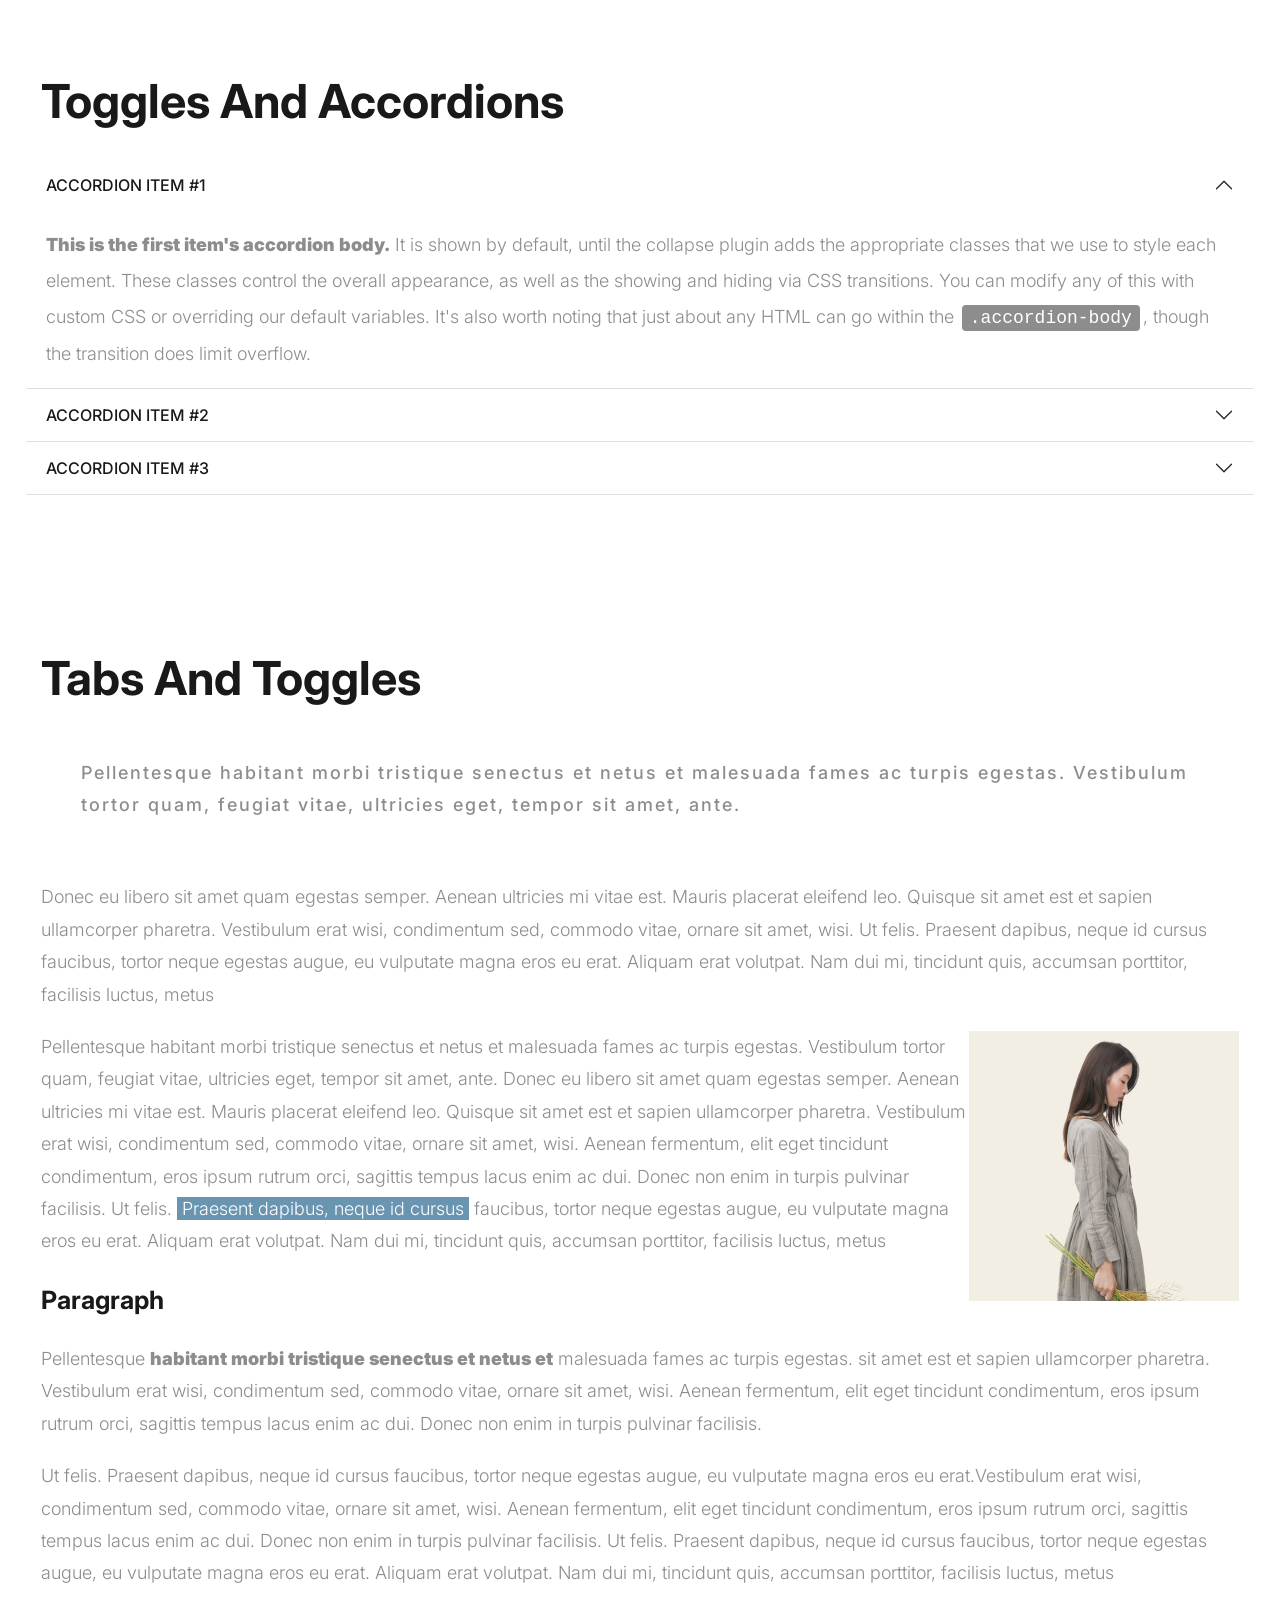
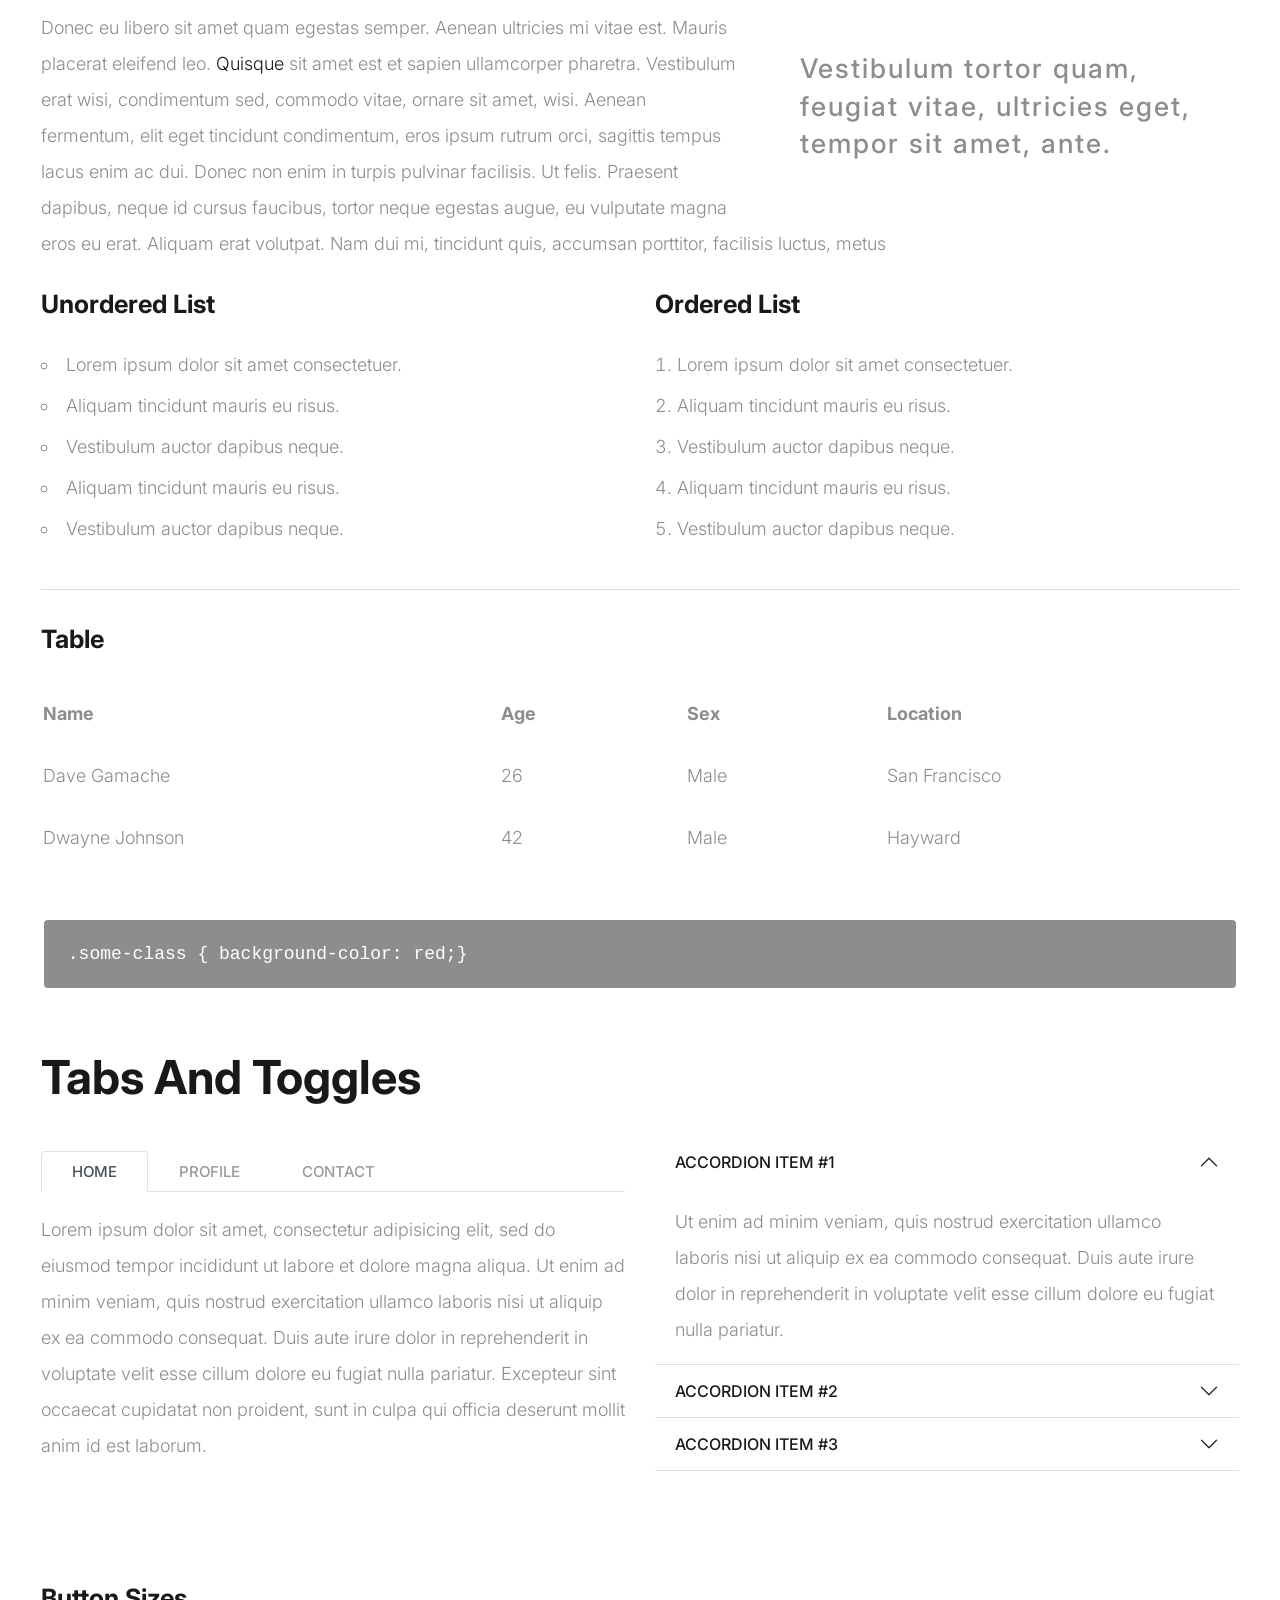
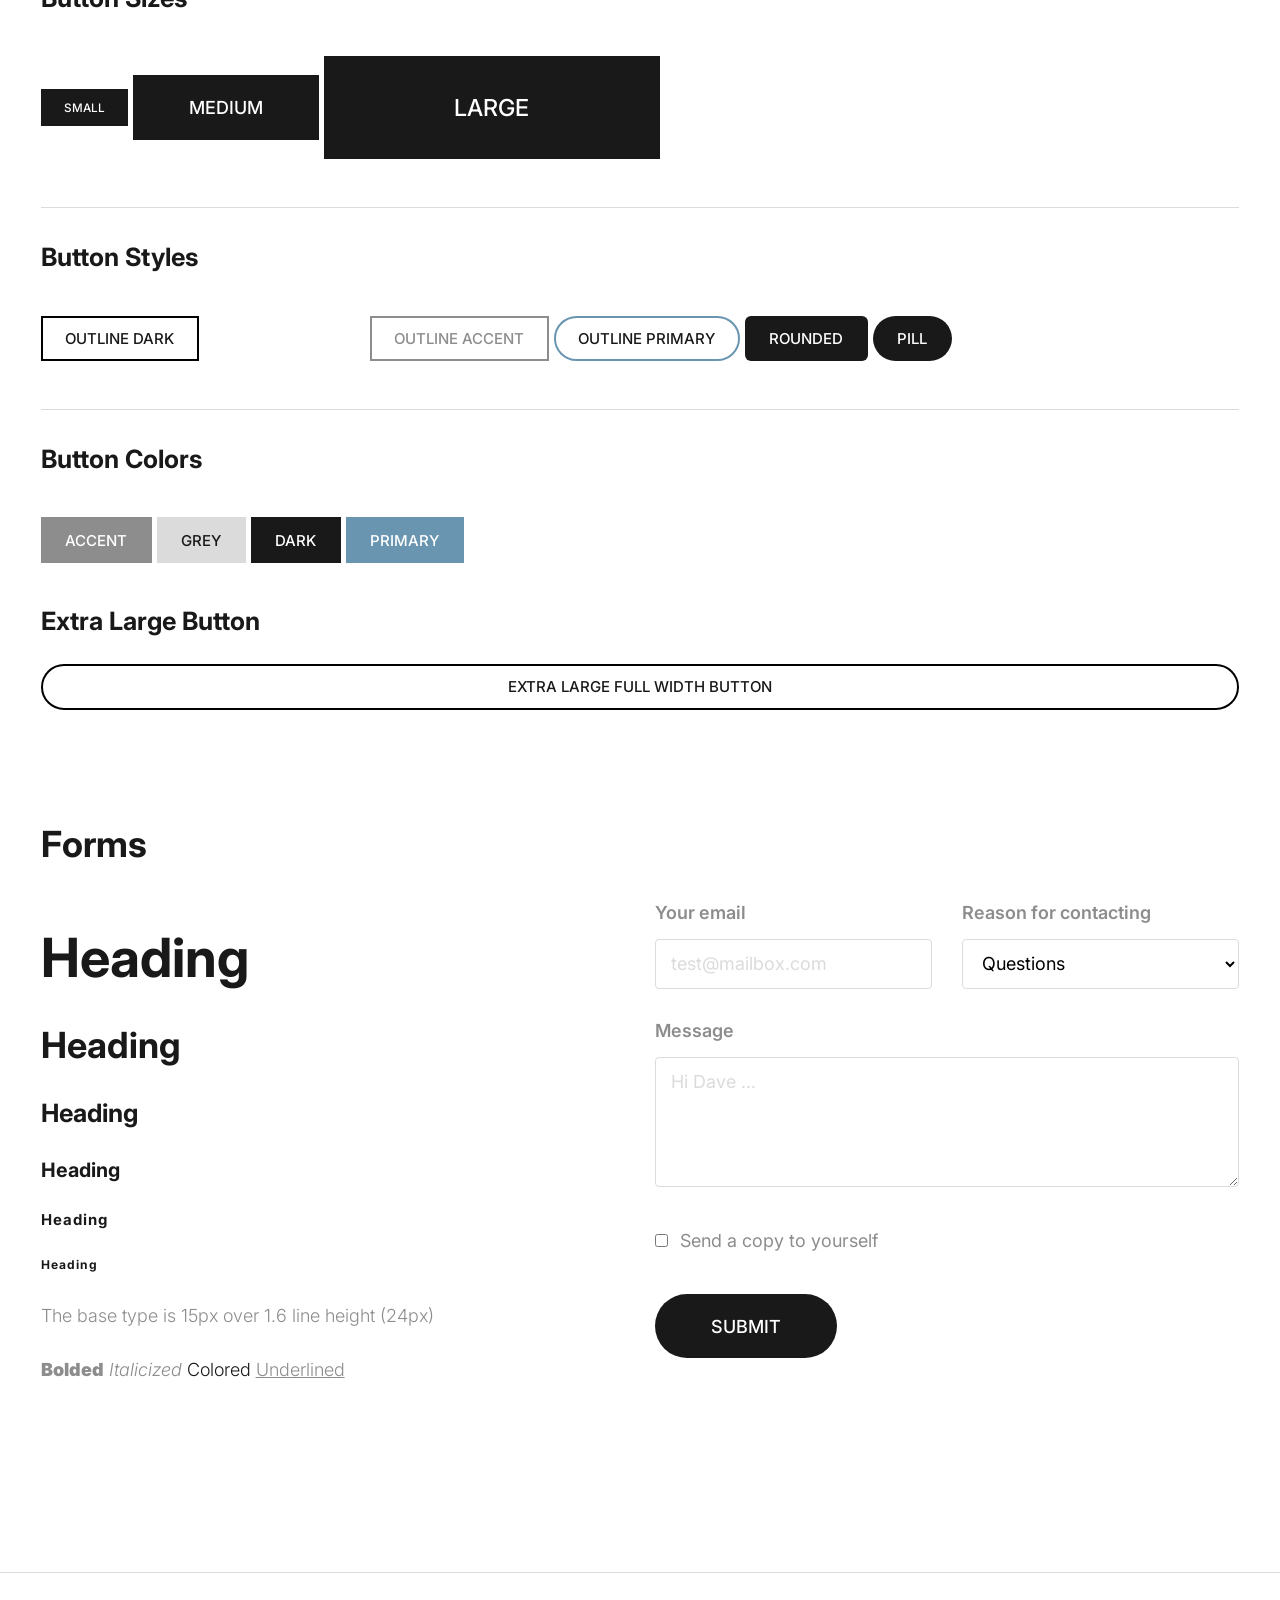
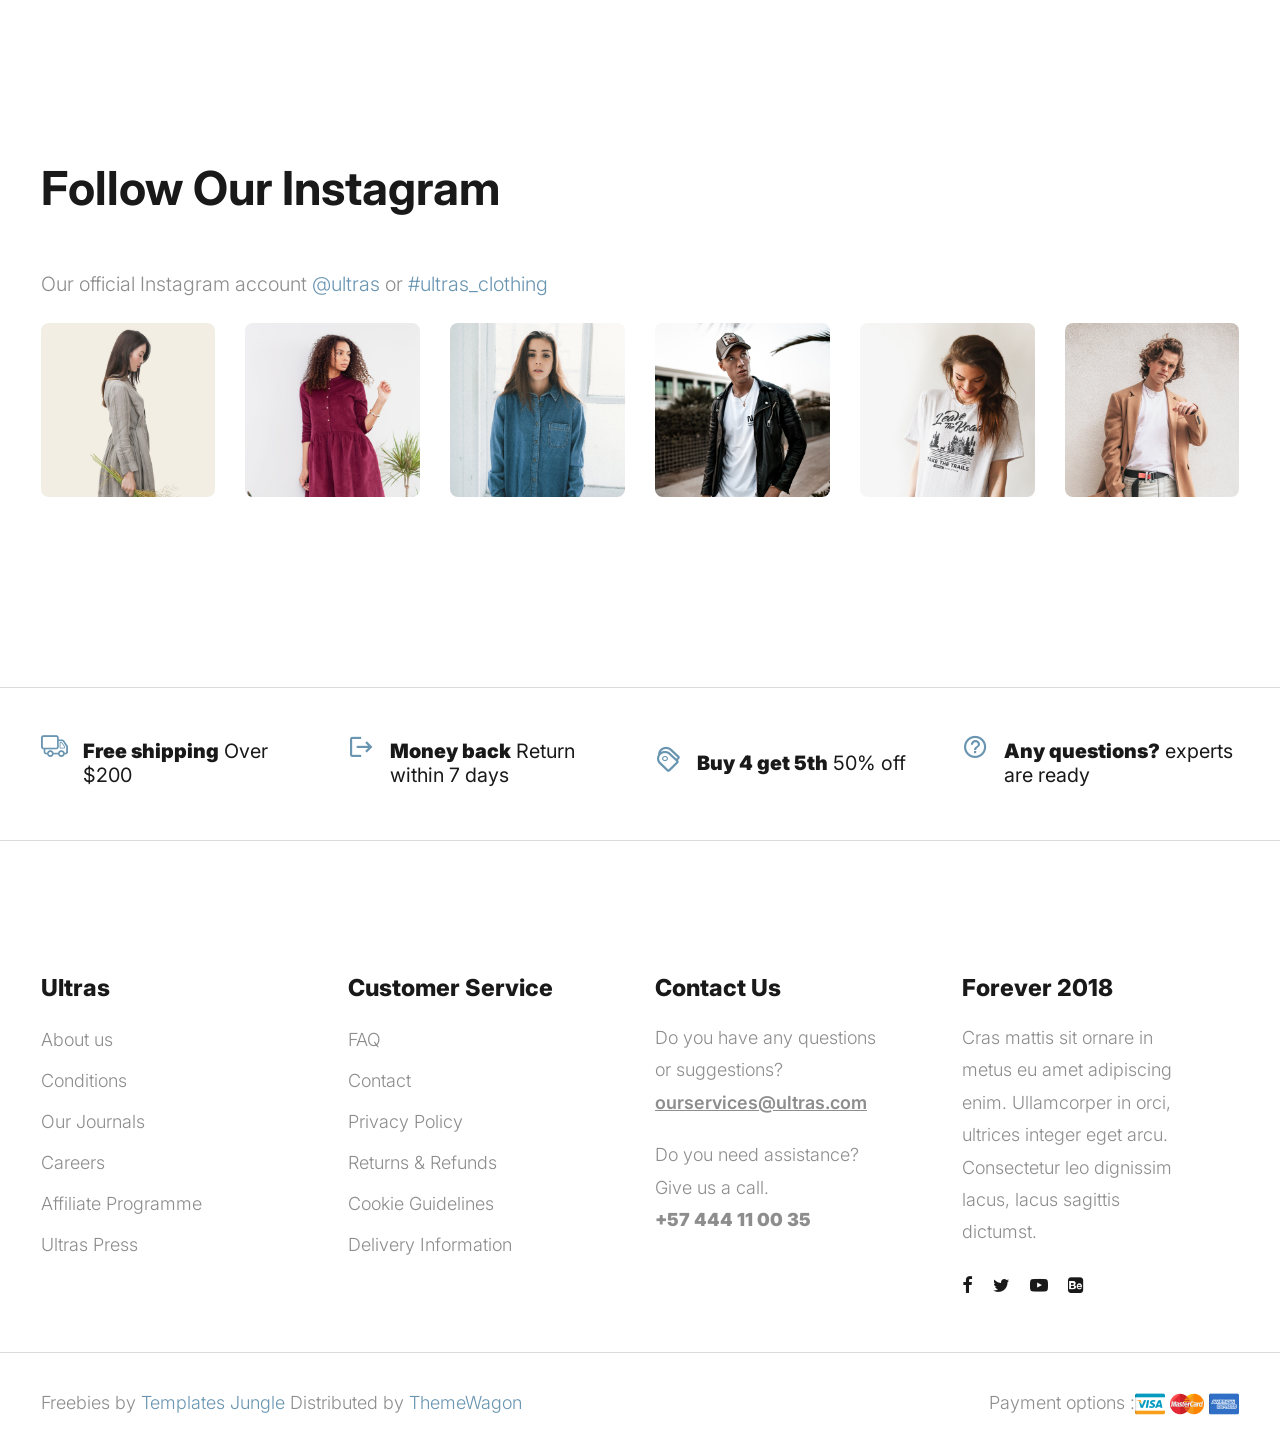
<file: styles.html>
<!DOCTYPE html>
<html lang="en">
  <head>
    <title>Ultras - Clothing Store eCommerce Store HTML Website Template</title>
    <meta charset="utf-8">
    <meta http-equiv="X-UA-Compatible" content="IE=edge">
    <meta name="viewport" content="width=device-width, initial-scale=1.0">
    <meta name="format-detection" content="telephone=no">
    <meta name="apple-mobile-web-app-capable" content="yes">
    <meta name="author" content="">
    <meta name="keywords" content="">
    <meta name="description" content="">
    <link rel="stylesheet" type="text/css" href="css/normalize.css">
    <link rel="stylesheet" type="text/css" href="icomoon/icomoon.css">
    <link rel="stylesheet" type="text/css" media="all" href="https://maxcdn.bootstrapcdn.com/font-awesome/4.7.0/css/font-awesome.min.css">
    <link rel="stylesheet" type="text/css" href="css/vendor.css">
    <link rel="stylesheet" type="text/css" href="style.css">
    <link rel="preconnect" href="https://fonts.googleapis.com">
    <link rel="preconnect" href="https://fonts.gstatic.com" crossorigin>
    <link href="https://fonts.googleapis.com/css2?family=Inter:wght@100;200;300;400;500;600;700;800;900&display=swap" rel="stylesheet">
    <!-- script
    ================================================== -->
    <script src="js/modernizr.js"></script>
  </head>
  <body>

    <div class="preloader-wrapper">
      <div class="preloader">
      </div>
    </div>

    <div class="search-popup">
      <div class="search-popup-container">

        <form role="search" method="get" class="search-form" action="">
          <input type="search" id="search-form" class="search-field" placeholder="Type and press enter" value="" name="s" />
          <button type="submit" class="search-submit"><a href="#"><i class="icon icon-search"></i></a></button>
        </form>

        <h5 class="cat-list-title">Browse Categories</h5>
        
        <ul class="cat-list">
          <li class="cat-list-item">
            <a href="shop.html" title="Men Jackets">Men Jackets</a>
          </li>
          <li class="cat-list-item">
            <a href="shop.html" title="Fashion">Fashion</a>
          </li>
          <li class="cat-list-item">
            <a href="shop.html" title="Casual Wears">Casual Wears</a>
          </li>
          <li class="cat-list-item">
            <a href="shop.html" title="Women">Women</a>
          </li>
          <li class="cat-list-item">
            <a href="shop.html" title="Trending">Trending</a>
          </li>
          <li class="cat-list-item">
            <a href="shop.html" title="Hoodie">Hoodie</a>
          </li>
          <li class="cat-list-item">
            <a href="shop.html" title="Kids">Kids</a>
          </li>
        </ul>
      </div>
    </div>
    <header id="header">
      <div id="header-wrap">
        <nav class="secondary-nav border-bottom">
          <div class="container">
            <div class="row d-flex align-items-center">
              <div class="col-md-4 header-contact">
                <p>Let's talk! <strong>+57 444 11 00 35</strong>
                </p>
              </div>
              <div class="col-md-4 shipping-purchase text-center">
                <p>Free shipping on a purchase value of $200</p>
              </div>
              <div class="col-md-4 col-sm-12 user-items">
                <ul class="d-flex justify-content-end list-unstyled">
                  <li>
                    <a href="login.html">
                      <i class="icon icon-user"></i>
                    </a>
                  </li>
                  <li>
                    <a href="cart.html">
                      <i class="icon icon-shopping-cart"></i>
                    </a>
                  </li>
                  <li>
                    <a href="wishlist.html">
                      <i class="icon icon-heart"></i>
                    </a>
                  </li>
                  <li class="user-items search-item pe-3">
                    <a href="#" class="search-button">
                      <i class="icon icon-search"></i>
                    </a>
                  </li>
                </ul>
              </div>
            </div>
          </div>
        </nav>
        <nav class="primary-nav padding-small">
          <div class="container">
            <div class="row d-flex align-items-center">
              <div class="col-lg-2 col-md-2">
                <div class="main-logo">
                  <a href="index.html">
                    <img src="images/main-logo.png" alt="logo">
                  </a>
                </div>
              </div>
              <div class="col-lg-10 col-md-10">
                <div class="navbar">

                  <div id="main-nav" class="stellarnav d-flex justify-content-end right">
                    <ul class="menu-list">

                      <li class="menu-item has-sub">
                        <a href="index.html" class="item-anchor d-flex align-item-center" data-effect="Home">Home<i class="icon icon-chevron-down"></i></a>
                        <ul class="submenu">
                          <li><a href="index.html" class="item-anchor">Home</a></li>
                          <li><a href="home2.html" class="item-anchor">Home v2<span class="text-primary"> (PRO)</span></a></li>
                        </ul>
                      </li>

                      <li><a href="about.html" class="item-anchor" data-effect="About">About</a></li>

                      <li class="menu-item has-sub">
                        <a href="shop.html" class="item-anchor d-flex align-item-center" data-effect="Shop">Shop<i class="icon icon-chevron-down"></i></a>
                        <ul class="submenu">
                          <li><a href="shop.html" class="item-anchor">Shop</a></li>
                          <li><a href="shop-slider.html" class="item-anchor">Shop slider<span class="text-primary"> (PRO)</span></a></li>
                          <li><a href="shop-grid.html" class="item-anchor">Shop grid<span class="text-primary"> (PRO)</span></a></li>
                          <li><a href="shop-list.html" class="item-anchor">Shop list<span class="text-primary"> (PRO)</span></a></li>
                          <li><a href="single-product.html" class="item-anchor">Single product<span class="text-primary"> (PRO)</span></a></li>
                          <li><a href="cart.html" class="item-anchor">Cart<span class="text-primary"> (PRO)</span></a></li>
                          <li><a href="wishlist.html" class="item-anchor">Wishlist<span class="text-primary"> (PRO)</span></a></li>
                          <li><a href="checkout.html" class="item-anchor">Checkout<span class="text-primary"> (PRO)</span></a></li>
                        </ul>
                      </li>

                      <li class="menu-item has-sub">
                        <a href="#" class="item-anchor d-flex align-item-center" data-effect="Pages">Pages<i class="icon icon-chevron-down"></i></a>
                        <ul class="submenu">
                          <li><a href="coming-soon.html" class="item-anchor">Coming soon<span class="text-primary"> (PRO)</span></a></li>
                          <li><a href="login.html" class="item-anchor">Login<span class="text-primary"> (PRO)</span></a></li>
                          <li><a href="faqs.html" class="item-anchor">FAQs<span class="text-primary"> (PRO)</span></a></li>
                          <li><a href="styles.html" class="item-anchor active">Styles</a></li>
                          <li><a href="thank-you.html" class="item-anchor">Thankyou</a></li>
                          <li><a href="error.html" class="item-anchor">Error page<span class="text-primary"> (PRO)</span></a></li>
                        </ul>
                      </li>

                      <li class="menu-item has-sub">
                        <a href="blog.html" class="item-anchor d-flex align-item-center" data-effect="Blog">Blog<i class="icon icon-chevron-down"></i></a>
                        <ul class="submenu">
                          <li><a href="blog.html" class="item-anchor">Blog</a></li>
                          <li><a href="blog-sidebar.html" class="item-anchor">Blog with sidebar<span class="text-primary"> (PRO)</span></a></li>
                          <li><a href="blog-masonry.html" class="item-anchor">Blog masonry<span class="text-primary"> (PRO)</span></a></li>
                          <li><a href="single-post.html" class="item-anchor">Single post</a></li>
                        </ul>
                      </li>

                      <li><a href="contact.html" class="item-anchor" data-effect="Contact">Contact</a></li>

                    </ul>
                  </div>

                </div>
              </div>
            </div>
          </div>
        </nav>
      </div>
    </header>

    <div class="site-banner">
      <div class="banner-content">
        <div class="container">
          <div class="row">
            <div class="col-md-12">
              <div class="breadcrumb-area padding-large">
                <h1 class="page-title">HTML Elements</h1>
                <div class="breadcum-items">
                  <span class="item">
                    <a href="index.html">Home /</a>
                  </span>
                  <span class="item">Styles</span>
                </div>
              </div>
            </div>
          </div>
        </div>
      </div>
    </div>

    <section class="padding-large no-padding-top">
      <div class="container">
        <div class="row">
          <div class="col-md-4">
            <h2>Sample Heading 2</h2>
            <p><strong>This is Heading 2.</strong> Ut enim ad minim veniam, quis nostrud exercitation ullamco laboris nisi ut aliquip ex ea commodo consequat. Duis aute irure dolor in reprehenderit in voluptate velit esse cillum dolore eu fugiat nulla pariatur. Excepteur sint occaecat cupidatat non proident, sunt in culpa qui officia deserunt mollit anim id est laborum.</p>
          </div>
          <div class="col-md-4">
            <h3>Sample Heading 3</h3>
            <p><strong>This is Heading 3.</strong> Ut enim ad minim veniam, quis nostrud exercitation ullamco laboris nisi ut aliquip ex ea commodo consequat. Duis aute irure dolor in reprehenderit in voluptate velit esse cillum dolore eu fugiat nulla pariatur. Excepteur sint occaecat cupidatat non proident, sunt in culpa qui officia deserunt mollit anim id est laborum.</p>
          </div>
          <div class="col-md-4">
            <h4>Sample Heading 4</h4>
            <p><strong>This is Heading 4.</strong> Ut enim ad minim veniam, quis nostrud exercitation ullamco laboris nisi ut aliquip ex ea commodo consequat. Duis aute irure dolor in reprehenderit in voluptate velit esse cillum dolore eu fugiat nulla pariatur. Excepteur sint occaecat cupidatat non proident, sunt in culpa qui officia deserunt mollit anim id est laborum.</p>
          </div>
        </div>
        <div class="row">
          <div class="col-md-12">
            <hr>
             <h2 class="section-title">Images and Lightboxes</h2>
          </div>
        </div>
        <div class="row">
          <div class="col-md-4">
            <div class="post-image zoom-effect">
              <a href="#"><img src="images/post-img1.jpg"></a>
            </div>
            <div class="caption text-center">Sample Image</div>
          </div>
          <div class="col-md-4">
            <figure>
              <a href="images/post-img2.jpg" rel="gallery" title="Clothing is your personality" class="gallery cboxElement">
                <img src="images/post-img2.jpg" alt="Light Box">
              </a>
              <figcaption>Opens of Lighbox Gallery</figcaption>
            </figure>
          </div>
          <div class="col-md-4">
            <div class="jarallax min-height300">
                <img src="images/post-img3.jpg" alt="" class="jarallax-img">
            </div>
            <div class="caption">Jarallax Image</div>
          </div>
        </div>
      </div>
    </section>

    <section>
      <div class="container">
        <div class="row">
          <div class="col-md-12">
             <h2 class="section-title">Toggles and Accordions</h2>
          </div>
        </div>
        <div class="row">
          <div class="col">
            <div class="accordion" id="accordionExample">
              <div class="accordion-item">
                <h2 class="accordion-header" id="headingOne">
                  <button class="accordion-button" type="button" data-bs-toggle="collapse" data-bs-target="#collapseOne" aria-expanded="true" aria-controls="collapseOne"> Accordion Item #1 </button>
                </h2>
                <div id="collapseOne" class="accordion-collapse collapse show" aria-labelledby="headingOne">
                  <div class="accordion-body">
                    <strong>This is the first item's accordion body.</strong> It is shown by default, until the collapse plugin adds the appropriate classes that we use to style each element. These classes control the overall appearance, as well as the showing and hiding via CSS transitions. You can modify any of this with custom CSS or overriding our default variables. It's also worth noting that just about any HTML can go within the <code>.accordion-body</code>, though the transition does limit overflow.
                  </div>
                </div>
              </div>
              <div class="accordion-item">
                <h2 class="accordion-header" id="headingTwo">
                  <button class="accordion-button collapsed" type="button" data-bs-toggle="collapse" data-bs-target="#collapseTwo" aria-expanded="false" aria-controls="collapseTwo"> Accordion Item #2 </button>
                </h2>
                <div id="collapseTwo" class="accordion-collapse collapse" aria-labelledby="headingTwo">
                  <div class="accordion-body">
                    <strong>This is the second item's accordion body.</strong> It is hidden by default, until the collapse plugin adds the appropriate classes that we use to style each element. These classes control the overall appearance, as well as the showing and hiding via CSS transitions. You can modify any of this with custom CSS or overriding our default variables. It's also worth noting that just about any HTML can go within the <code>.accordion-body</code>, though the transition does limit overflow.
                  </div>
                </div>
              </div>
              <div class="accordion-item">
                <h2 class="accordion-header" id="headingThree">
                  <button class="accordion-button collapsed" type="button" data-bs-toggle="collapse" data-bs-target="#collapseThree" aria-expanded="false" aria-controls="collapseThree"> Accordion Item #3 </button>
                </h2>
                <div id="collapseThree" class="accordion-collapse collapse" aria-labelledby="headingThree">
                  <div class="accordion-body">
                    <strong>This is the third item's accordion body.</strong> It is hidden by default, until the collapse plugin adds the appropriate classes that we use to style each element. These classes control the overall appearance, as well as the showing and hiding via CSS transitions. You can modify any of this with custom CSS or overriding our default variables. It's also worth noting that just about any HTML can go within the <code>.accordion-body</code>, though the transition does limit overflow.
                  </div>
                </div>
              </div>
            </div>
          </div>
        </div>
      </div>
    </section>

    <section class="padding-large">
      <div class="container">
        <div class="row">
          <div class="col-md-12">
            <h2 class="section-title">Tabs and Toggles</h2>
          </div>
        </div>
        <div class="row">
          <div class="col-md-12">
            <blockquote>
              <p>Pellentesque habitant morbi tristique senectus et netus et malesuada fames ac turpis egestas. Vestibulum tortor quam, feugiat vitae, ultricies eget, tempor sit amet, ante.</p>
            </blockquote>
            <p> Donec eu libero sit amet quam egestas semper. Aenean ultricies mi vitae est. Mauris placerat eleifend leo. Quisque sit amet est et sapien ullamcorper pharetra. Vestibulum erat wisi, condimentum sed, commodo vitae, ornare sit amet, wisi. Ut felis. Praesent dapibus, neque id cursus faucibus, tortor neque egestas augue, eu vulputate magna eros eu erat. Aliquam erat volutpat. Nam dui mi, tincidunt quis, accumsan porttitor, facilisis luctus, metus</p>
            <figure class="align-right">
              <img src="images/insta-image1.jpg" alt="post">
            </figure>
            <p>
              <span class="dropcap">P</span>ellentesque habitant morbi tristique senectus et netus et malesuada fames ac turpis egestas. Vestibulum tortor quam, feugiat vitae, ultricies eget, tempor sit amet, ante. Donec eu libero sit amet quam egestas semper. Aenean ultricies mi vitae est. Mauris placerat eleifend leo. Quisque sit amet est et sapien ullamcorper pharetra. Vestibulum erat wisi, condimentum sed, commodo vitae, ornare sit amet, wisi. Aenean fermentum, elit eget tincidunt condimentum, eros ipsum rutrum orci, sagittis tempus lacus enim ac dui. Donec non enim in turpis pulvinar facilisis. Ut felis. <span class="highlight">Praesent dapibus, neque id cursus</span> faucibus, tortor neque egestas augue, eu vulputate magna eros eu erat. Aliquam erat volutpat. Nam dui mi, tincidunt quis, accumsan porttitor, facilisis luctus, metus
            </p>
            <h3>Paragraph</h3>
            <p>Pellentesque <strong>habitant morbi tristique senectus et netus et</strong> malesuada fames ac turpis egestas. sit amet est et sapien ullamcorper pharetra. Vestibulum erat wisi, condimentum sed, commodo vitae, ornare sit amet, wisi. Aenean fermentum, elit eget tincidunt condimentum, eros ipsum rutrum orci, sagittis tempus lacus enim ac dui. Donec non enim in turpis pulvinar facilisis. </p>
            <p>Ut felis. Praesent dapibus, neque id cursus faucibus, tortor neque egestas augue, eu vulputate magna eros eu erat.Vestibulum erat wisi, condimentum sed, commodo vitae, ornare sit amet, wisi. Aenean fermentum, elit eget tincidunt condimentum, eros ipsum rutrum orci, sagittis tempus lacus enim ac dui. Donec non enim in turpis pulvinar facilisis. Ut felis. Praesent dapibus, neque id cursus faucibus, tortor neque egestas augue, eu vulputate magna eros eu erat. Aliquam erat volutpat. Nam dui mi, tincidunt quis, accumsan porttitor, facilisis luctus, metus
            <blockquote class="pullquote-right">Vestibulum tortor quam, feugiat vitae, ultricies eget, tempor sit amet, ante.</blockquote> Donec eu libero sit amet quam egestas semper. Aenean ultricies mi vitae est. Mauris placerat eleifend leo. <a href="#">Quisque</a> sit amet est et sapien ullamcorper pharetra. Vestibulum erat wisi, condimentum sed, commodo vitae, ornare sit amet, wisi. Aenean fermentum, elit eget tincidunt condimentum, eros ipsum rutrum orci, sagittis tempus lacus enim ac dui. Donec non enim in turpis pulvinar facilisis. Ut felis. Praesent dapibus, neque id cursus faucibus, tortor neque egestas augue, eu vulputate magna eros eu erat. Aliquam erat volutpat. Nam dui mi, tincidunt quis, accumsan porttitor, facilisis luctus, metus </p>
          </div>
        </div>
        <div class="row">
          <div class="col-md-6">
            <h3>Unordered List</h3>
            <ul>
              <li>Lorem ipsum dolor sit amet consectetuer.</li>
              <li>Aliquam tincidunt mauris eu risus.</li>
              <li>Vestibulum auctor dapibus neque.</li>
              <li>Aliquam tincidunt mauris eu risus.</li>
              <li>Vestibulum auctor dapibus neque.</li>
            </ul>
          </div>
          <div class="col-md-6">
            <h3>Ordered List</h3>
            <ol>
              <li>Lorem ipsum dolor sit amet consectetuer.</li>
              <li>Aliquam tincidunt mauris eu risus.</li>
              <li>Vestibulum auctor dapibus neque.</li>
              <li>Aliquam tincidunt mauris eu risus.</li>
              <li>Vestibulum auctor dapibus neque.</li>
            </ol>
          </div>
        </div>
        <div class="row">
          <div class="col-md-12">
            <hr>
            <h3>Table</h3>
            <table class="u-full-width">
              <thead>
                <tr>
                  <th>Name</th>
                  <th>Age</th>
                  <th>Sex</th>
                  <th>Location</th>
                </tr>
              </thead>
              <tbody>
                <tr>
                  <td>Dave Gamache</td>
                  <td>26</td>
                  <td>Male</td>
                  <td>San Francisco</td>
                </tr>
                <tr>
                  <td>Dwayne Johnson</td>
                  <td>42</td>
                  <td>Male</td>
                  <td>Hayward</td>
                </tr>
              </tbody>
            </table>
          </div>
        </div>
        <div class="row">
          <div class="col-md-12">
            <pre><code>.some-class { background-color: red;}</code></pre>
          </div>
        </div>
        <div class="row">
          <div class="col-md-12">
             <h2 class="section-title">Tabs and Toggles</h2>
          </div>
        </div>
        <div class="row">
          <div class="col-md-6">
            <div class="bootstrap-tabs">
              <nav>
                <div class="nav nav-tabs" id="nav-tab" role="tablist">
                  <button class="nav-link active" id="nav-home-tab" data-bs-toggle="tab" data-bs-target="#nav-home" type="button" role="tab" aria-controls="nav-home" aria-selected="true">Home</button>
                  <button class="nav-link" id="nav-profile-tab" data-bs-toggle="tab" data-bs-target="#nav-profile" type="button" role="tab" aria-controls="nav-profile" aria-selected="false">Profile</button>
                  <button class="nav-link" id="nav-contact-tab" data-bs-toggle="tab" data-bs-target="#nav-contact" type="button" role="tab" aria-controls="nav-contact" aria-selected="false">Contact</button>
                </div>
              </nav>
              <div class="tab-content" id="nav-tabContent">
                <div class="tab-pane fade show active" id="nav-home" role="tabpanel" aria-labelledby="nav-home-tab">Lorem ipsum dolor sit amet, consectetur adipisicing elit, sed do eiusmod tempor incididunt ut labore et dolore magna aliqua. Ut enim ad minim veniam, quis nostrud exercitation ullamco laboris nisi ut aliquip ex ea commodo consequat. Duis aute irure dolor in reprehenderit in voluptate velit esse cillum dolore eu fugiat nulla pariatur. Excepteur sint occaecat cupidatat non proident, sunt in culpa qui officia deserunt mollit anim id est laborum.</div>
                <div class="tab-pane fade" id="nav-profile" role="tabpanel" aria-labelledby="nav-profile-tab">Duis aute irure dolor in reprehenderit in voluptate velit esse cillum dolore eu fugiat nulla pariatur. Excepteur sint occaecat cupidatat non proident, sunt in culpa qui officia deserunt mollit anim id est laborum. Excepteur sint occaecat cupidatat non proident, sunt in culpa qui officia deserunt mollit anim id est laborum.</div>
                <div class="tab-pane fade" id="nav-contact" role="tabpanel" aria-labelledby="nav-contact-tab">Ut enim ad minim veniam, quis nostrud exercitation ullamco laboris nisi ut aliquip ex ea commodo consequat. Duis aute irure dolor in reprehenderit in voluptate velit esse cillum dolore eu fugiat nulla pariatur. Ut enim ad minim veniam, quis nostrud exercitation ullamco laboris nisi ut aliquip ex ea commodo consequat. Duis aute irure dolor in reprehenderit in voluptate velit esse cillum dolore eu fugiat nulla pariatur.</div>
              </div>
            </div>
          </div>
          <div class="col-md-6">
            <div class="accordion" id="accordionExample2">
              <div class="accordion-item">
                <h2 class="accordion-header" id="headingOne">
                  <button class="accordion-button" type="button" data-bs-toggle="collapse" data-bs-target="#accordion-collapse1" aria-expanded="true" aria-controls="accordion-collapse1"> Accordion Item #1 </button>
                </h2>
                <div id="accordion-collapse1" class="accordion-collapse collapse show" aria-labelledby="headingOne" data-bs-parent="#accordionExample2">
                  <div class="accordion-body"> Ut enim ad minim veniam, quis nostrud exercitation ullamco laboris nisi ut aliquip ex ea commodo consequat. Duis aute irure dolor in reprehenderit in voluptate velit esse cillum dolore eu fugiat nulla pariatur. </div>
                </div>
              </div>
              <div class="accordion-item">
                <h2 class="accordion-header" id="headingTwo">
                  <button class="accordion-button collapsed" type="button" data-bs-toggle="collapse" data-bs-target="#accordion-collapse2" aria-expanded="false" aria-controls="accordion-collapse2"> Accordion Item #2 </button>
                </h2>
                <div id="accordion-collapse2" class="accordion-collapse collapse" aria-labelledby="headingTwo" data-bs-parent="#accordionExample2">
                  <div class="accordion-body"> Ut enim ad minim veniam, quis nostrud exercitation ullamco laboris nisi ut aliquip ex ea commodo consequat. Duis aute irure dolor in reprehenderit in voluptate velit esse cillum dolore eu fugiat nulla pariatur. </div>
                </div>
              </div>
              <div class="accordion-item">
                <h2 class="accordion-header" id="headingThree">
                  <button class="accordion-button collapsed" type="button" data-bs-toggle="collapse" data-bs-target="#accordion-collapse3" aria-expanded="false" aria-controls="accordion-collapse3"> Accordion Item #3 </button>
                </h2>
                <div id="accordion-collapse3" class="accordion-collapse collapse" aria-labelledby="headingThree" data-bs-parent="#accordionExample2">
                  <div class="accordion-body"> Ut enim ad minim veniam, quis nostrud exercitation ullamco laboris nisi ut aliquip ex ea commodo consequat. Duis aute irure dolor in reprehenderit in voluptate velit esse cillum dolore eu fugiat nulla pariatur. </div>
                </div>
              </div>
            </div>
          </div>
        </div>
        <div class="row">
          <div class="col-md-12 padding-medium">
            <div class="button-area">
              <h3>Button Sizes</h3>
              <button type="button" class="btn btn-small">small</button>
              <button type="button" class="btn btn-medium">medium</button>
              <button type="button" class="btn btn-large">large</button>
              <hr>
              <h3>Button Styles</h3>
              <button type="button" class="btn btn-outline-dark">Outline Dark</button>
              <button type="button" class="btn btn-outline-light">Outline Light</button>
              <button type="button" class="btn btn-outline-accent">Outline Accent</button>
              <button type="button" class="btn btn-outline-primary btn-pill">Outline Primary</button>
              <button type="button" class="btn btn-rounded">Rounded</button>
              <button type="button" class="btn btn-pill">Pill</button>
              <hr>
              <h3>Button Colors</h3>
              <button type="button" class="btn btn-accent">Accent</button>
              <button type="button" class="btn btn-grey">Grey</button>
              <button type="button" class="btn btn-dark">Dark</button>
              <button type="button" class="btn btn-primary">Primary</button>
              <h3>Extra Large Button</h3>
              <button class="btn btn-outline-dark btn-pill btn-xlarge btn-full">Extra Large Full Width Button</button>
            </div>
          </div>
        </div>
        <div class="row">
          <div class="col-md-12">
            <h2>Forms</h2>
          </div>
        </div>
        <div class="row">
          <div class="col-md-6">
            <h1>Heading</h1>
            <h2>Heading</h2>
            <h3>Heading</h3>
            <h4>Heading</h4>
            <h5>Heading</h5>
            <h6>Heading</h6>
            <p>The base type is 15px over 1.6 line height (24px)</p>
            <strong>Bolded</strong>
            <em>Italicized</em>
            <a>Colored</a>
            <u>Underlined</u>
          </div>
          <div class="col-md-6">
            <form>
              <div class="row">
                <div class="col-md-6">
                  <label for="exampleEmailInput">Your email</label>
                  <input class="u-full-width" type="email" placeholder="test@mailbox.com" id="exampleEmailInput">
                </div>
                <div class="col-md-6">
                  <label for="exampleRecipientInput">Reason for contacting</label>
                  <select class="u-full-width" id="exampleRecipientInput">
                    <option value="Option 1">Questions</option>
                    <option value="Option 2">Admiration</option>
                    <option value="Option 3">Can I get your number?</option>
                  </select>
                </div>
              </div>
              <label for="exampleMessage">Message</label>
              <textarea class="u-full-width" placeholder="Hi Dave …" id="exampleMessage"></textarea>
              <label class="example-send-yourself-copy">
                <input type="checkbox">
                <span class="label-body">Send a copy to yourself</span>
              </label>
              <input class="btn btn-medium btn-dark btn-pill" type="submit" value="Submit">
            </form>
          </div>
        </div>
      </div>
    </section>

    <hr>
    <section id="instagram" class="padding-large">
      <div class="container">
        <div class="section-header">
          <h2 class="section-title">Follow our instagram</h2>
        </div>
        <p>Our official Instagram account <a href="#">@ultras</a> or <a href="#">#ultras_clothing</a>
        </p>
        <div class="row d-flex flex-wrap justify-content-between">
          <div class="col-lg-2 col-md-4 col-sm-6">
            <figure class="zoom-effect">
              <img src="images/insta-image1.jpg" alt="instagram" class="insta-image">
              <i class="icon icon-instagram"></i>
            </figure>
          </div>
          <div class="col-lg-2 col-md-4 col-sm-6">
            <figure class="zoom-effect">
              <img src="images/insta-image2.jpg" alt="instagram" class="insta-image">
              <i class="icon icon-instagram"></i>
            </figure>
          </div>
          <div class="col-lg-2 col-md-4 col-sm-6">
            <figure class="zoom-effect">
              <img src="images/insta-image3.jpg" alt="instagram" class="insta-image">
              <i class="icon icon-instagram"></i>
            </figure>
          </div>
          <div class="col-lg-2 col-md-4 col-sm-6">
            <figure class="zoom-effect">
              <img src="images/insta-image4.jpg" alt="instagram" class="insta-image">
              <i class="icon icon-instagram"></i>
            </figure>
          </div>
          <div class="col-lg-2 col-md-4 col-sm-6">
            <figure class="zoom-effect">
              <img src="images/insta-image5.jpg" alt="instagram" class="insta-image">
              <i class="icon icon-instagram"></i>
            </figure>
          </div>
          <div class="col-lg-2 col-md-4 col-sm-6">
            <figure class="zoom-effect">
              <img src="images/insta-image6.jpg" alt="instagram" class="insta-image">
              <i class="icon icon-instagram"></i>
            </figure>
          </div>
        </div>          
      </div>
    </section>

    <section id="shipping-information">
      <hr>
      <div class="container">
        <div class="row d-flex flex-wrap align-items-center justify-content-between">
          <div class="col-md-3 col-sm-6">
            <div class="icon-box">
              <i class="icon icon-truck"></i>
              <h4 class="block-title">
                <strong>Free shipping</strong> Over $200
              </h4>
            </div>
          </div>
          <div class="col-md-3 col-sm-6">
            <div class="icon-box">
              <i class="icon icon-return"></i>
              <h4 class="block-title">
                <strong>Money back</strong> Return within 7 days
              </h4>
            </div>
          </div>
          <div class="col-md-3 col-sm-6">
            <div class="icon-box">
              <i class="icon icon-tags1"></i>
              <h4 class="block-title">
                <strong>Buy 4 get 5th</strong> 50% off
              </h4>
            </div>
          </div>
          <div class="col-md-3 col-sm-6">
            <div class="icon-box">
              <i class="icon icon-help_outline"></i>
              <h4 class="block-title">
                <strong>Any questions?</strong> experts are ready
              </h4>
            </div>
          </div>
        </div>
      </div>
      <hr>
    </section>

    <footer id="footer">
      <div class="container">
        <div class="footer-menu-list">
          <div class="row d-flex flex-wrap justify-content-between">
            <div class="col-lg-3 col-md-6 col-sm-6">
              <div class="footer-menu">
                <h5 class="widget-title">Ultras</h5>
                <ul class="menu-list list-unstyled">
                  <li class="menu-item">
                    <a href="about.html">About us</a>
                  </li>
                  <li class="menu-item">
                    <a href="#">Conditions </a>
                  </li>
                  <li class="menu-item">
                    <a href="blog.html">Our Journals</a>
                  </li>
                  <li class="menu-item">
                    <a href="#">Careers</a>
                  </li>
                  <li class="menu-item">
                    <a href="#">Affiliate Programme</a>
                  </li>
                  <li class="menu-item">
                    <a href="#">Ultras Press</a>
                  </li>
                </ul>
              </div>
            </div>
            <div class="col-lg-3 col-md-6 col-sm-6">
              <div class="footer-menu">
                <h5 class="widget-title">Customer Service</h5>
                <ul class="menu-list list-unstyled">
                  <li class="menu-item">
                    <a href="faqs.html">FAQ</a>
                  </li>
                  <li class="menu-item">
                    <a href="contact.html">Contact</a>
                  </li>
                  <li class="menu-item">
                    <a href="#">Privacy Policy</a>
                  </li>
                  <li class="menu-item">
                    <a href="#">Returns & Refunds</a>
                  </li>
                  <li class="menu-item">
                    <a href="#">Cookie Guidelines</a>
                  </li>
                  <li class="menu-item">
                    <a href="#">Delivery Information</a>
                  </li>
                </ul>
              </div>
            </div>
            <div class="col-lg-3 col-md-6 col-sm-6">
              <div class="footer-menu">
                <h5 class="widget-title">Contact Us</h5>
                <p>Do you have any questions or suggestions? <a href="#" class="email">ourservices@ultras.com</a>
                </p>
                <p>Do you need assistance? Give us a call. <br>
                  <strong>+57 444 11 00 35</strong>
                </p>
              </div>
            </div>
            <div class="col-lg-3 col-md-6 col-sm-6">
              <div class="footer-menu">
                <h5 class="widget-title">Forever 2018</h5>
                <p>Cras mattis sit ornare in metus eu amet adipiscing enim. Ullamcorper in orci, ultrices integer eget arcu. Consectetur leo dignissim lacus, lacus sagittis dictumst.</p>
                <div class="social-links">
                  <ul class="d-flex list-unstyled">
                    <li>
                      <a href="#">
                        <i class="icon icon-facebook"></i>
                      </a>
                    </li>
                    <li>
                      <a href="#">
                        <i class="icon icon-twitter"></i>
                      </a>
                    </li>
                    <li>
                      <a href="#">
                        <i class="icon icon-youtube-play"></i>
                      </a>
                    </li>
                    <li>
                      <a href="#">
                        <i class="icon icon-behance-square"></i>
                      </a>
                    </li>
                  </ul>
                </div>
              </div>
            </div>
          </div>
        </div>
      </div>
      <hr>
    </footer>

    <div id="footer-bottom">
      <div class="container">
        <div class="d-flex align-items-center flex-wrap justify-content-between">
          <div class="copyright">
            <p>Freebies by <a href="https://templatesjungle.com/">Templates Jungle</a> Distributed by <a href="https://themewagon.com">ThemeWagon</a>
            </p>
          </div>
          <div class="payment-method">
            <p>Payment options :</p>
            <div class="card-wrap">
              <img src="images/visa-icon.jpg" alt="visa">
              <img src="images/mastercard.png" alt="mastercard">
              <img src="images/american-express.jpg" alt="american-express">
            </div>
          </div>
        </div>
      </div>
    </div>

    <script src="js/jquery-1.11.0.min.js"></script>
    <script src="js/plugins.js"></script>
    <script src="js/script.js"></script>
  </body>
</html>
</file>
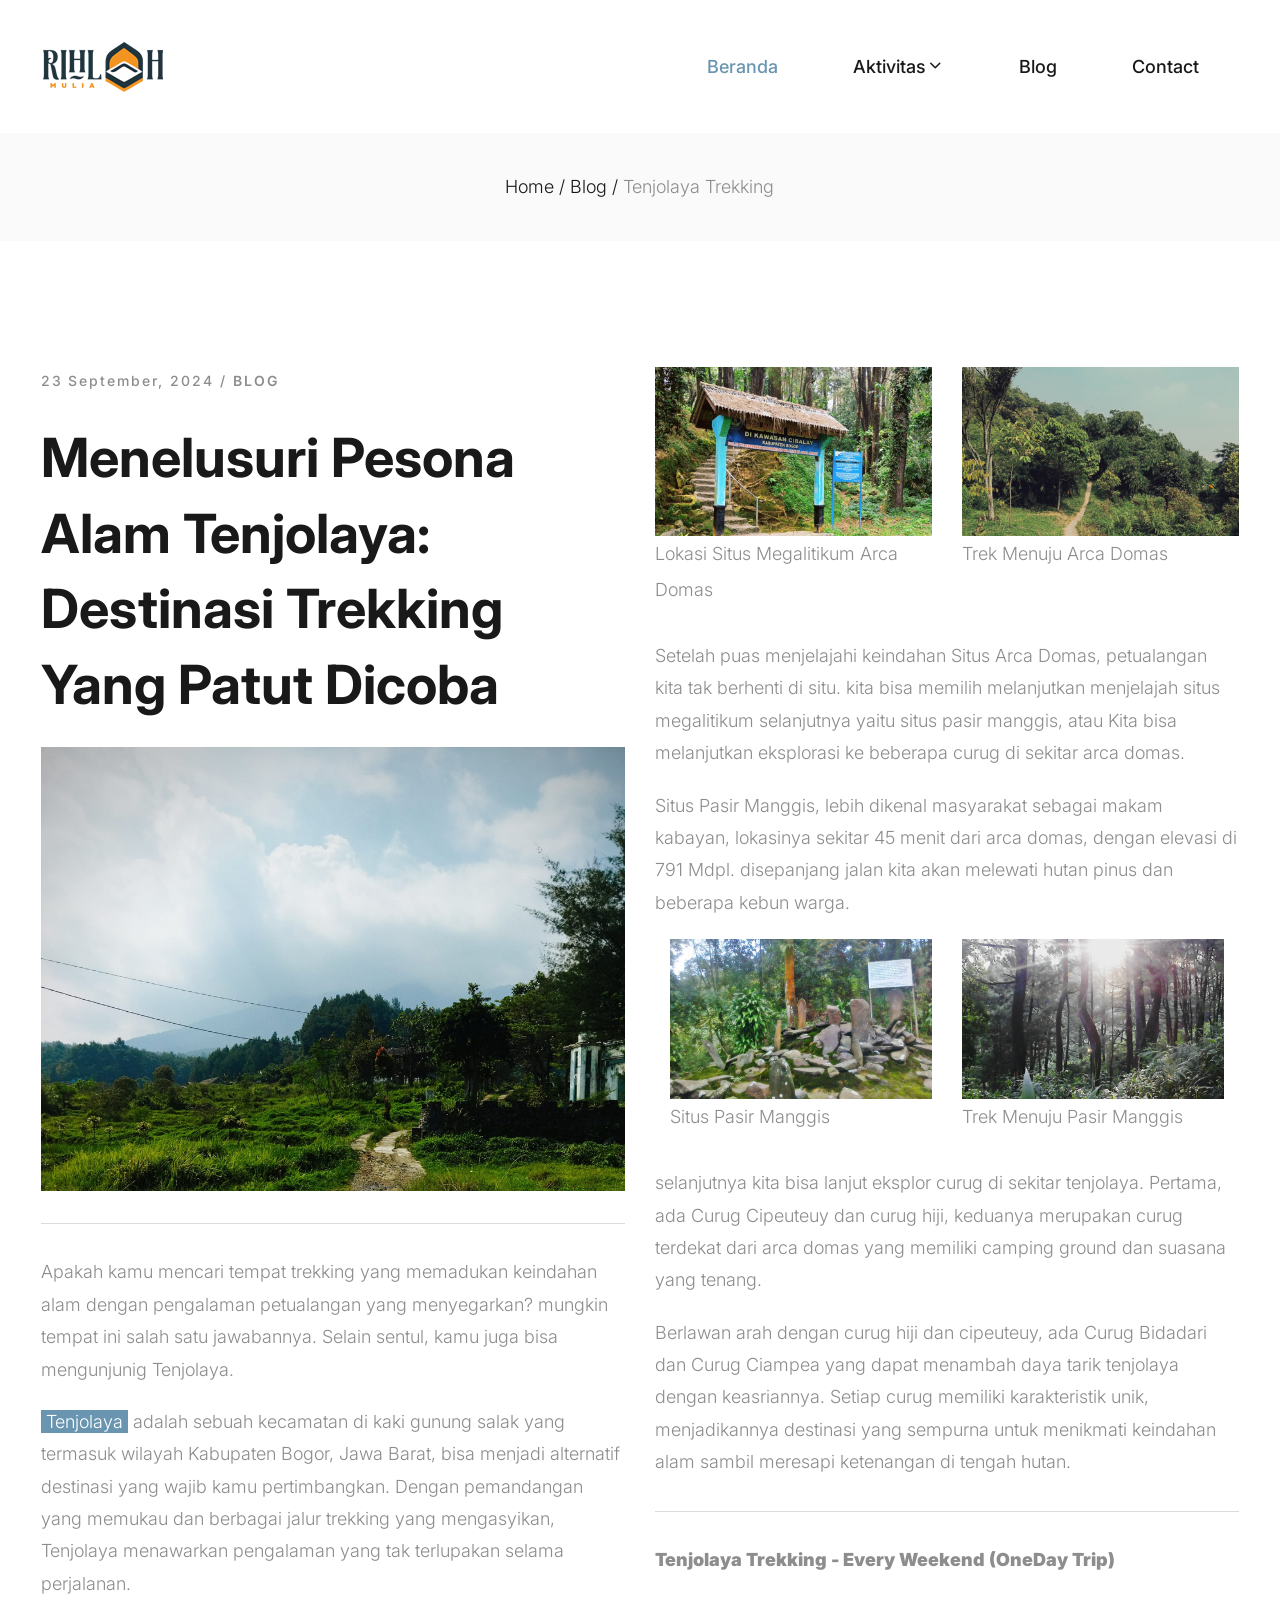
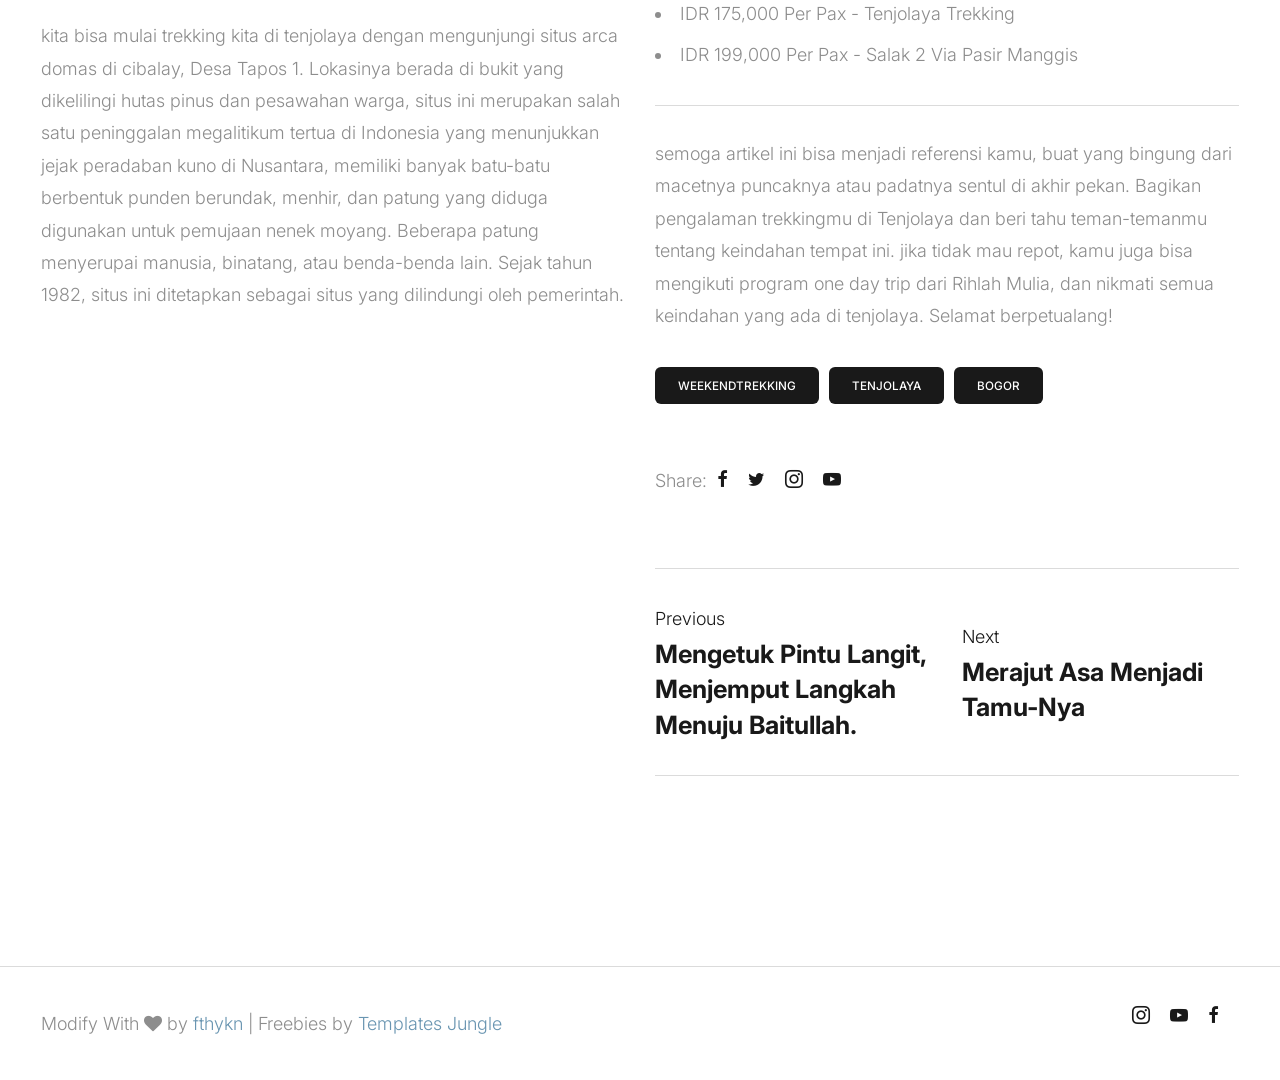
<file: tenjolaya.html>
<!DOCTYPE html>
<html lang="en">
  <head>
    <title>Teman Rihlah Mu</title>
    <meta charset="utf-8">
    <meta http-equiv="X-UA-Compatible" content="IE=edge">
    <meta name="viewport" content="width=device-width, initial-scale=1.0">
    <meta name="format-detection" content="telephone=no">
    <meta name="apple-mobile-web-app-capable" content="yes">
    <meta name="author" content="">
    <meta name="keywords" content="">
    <meta name="description" content="">
    <link rel="stylesheet" type="text/css" href="css/normalize.css">
    <link rel="stylesheet" type="text/css" href="icomoon/icomoon.css">
    <link rel="stylesheet" type="text/css" media="all" href="https://maxcdn.bootstrapcdn.com/font-awesome/4.7.0/css/font-awesome.min.css">
    <link rel="stylesheet" type="text/css" href="css/vendor.css">
    <link rel="stylesheet" type="text/css" href="style.css">
    <link rel="preconnect" href="https://fonts.googleapis.com">
    <link rel="preconnect" href="https://fonts.gstatic.com" crossorigin>
    <link href="https://fonts.googleapis.com/css2?family=Inter:wght@100;200;300;400;500;600;700;800;900&display=swap" rel="stylesheet">
    <!-- script
    ================================================== -->
    <script src="js/modernizr.js"></script>
  </head>
  <body>

    <div class="preloader-wrapper">
      <div class="preloader">
      </div>
    </div>

   
    <header id="header">
      <div id="header-wrap">
        
        <nav class="primary-nav padding-small">
          <div class="container">
            <div class="row d-flex align-items-center">
              <div class="col-lg-2 col-md-2">
                <div class="main-logo">
                  <a href="index.html">
                    <img src="images/main-logo.png" alt="logo">
                  </a>
                </div>
              </div>
              <div class="col-lg-10 col-md-10">
                <div class="navbar">

                  <div id="main-nav" class="stellarnav d-flex justify-content-end right">
                    <ul class="menu-list">

                      <li class="menu-item has-sub">
                        <a href="index.html" class="item-anchor active d-flex align-item-center" data-effect="Home">Beranda </a>
                        
                      </li>

                                       
                      <li class="menu-item has-sub">
                        <a href="#" class="item-anchor d-flex align-item-center" data-effect="Pages">Aktivitas<i class="icon icon-chevron-down"></i></a>
                        <ul class="submenu">
                      
                          <li><a href="umroh.html" class="item-anchor">umroh</a></li>
                          <li><a href="luar-ruang.html" class="item-anchor">luar ruang</a></li>
                          
                        </ul>
                      </li>

                      
                      <li class="menu-item has-sub">
                        <a href="blog.html" class="item-anchor d-flex align-item-center" data-effect="Blog">Blog</a>
                        
                      </li>

                      <li><a href="contact.html" class="item-anchor" data-effect="Contact">Contact</a></li>

                    </ul>
                  </div>

                </div>
              </div>
            </div>
          </div>
        </nav>
      </div>
    </header>

    <section class="site-banner padding-small bg-light-grey">
      <div class="container">
        <div class="row">
          <div class="col-md-12">
            <div class="breadcrumbs">
              <span class="item">
                <a href="index.html">Home /</a>
              </span>
              <span class="item">
                <a href="blog.html">Blog /</a>
              </span>
              <span class="item">Tenjolaya Trekking</span>
            </div>
          </div>
        </div>
      </div>
    </section>

    <div class="main-content d-flex flex-wrap padding-large">
      <div class="container">
        <div class="row">
          <div class="col-md-6">
            <div class="post-meta">
              <span class="post-date">23 September, 2024</span> / <a href="blog.html" class="blog-categories">Blog</a>
            </div>
            <h1 class="page-title">Menelusuri Pesona Alam Tenjolaya: Destinasi Trekking yang patut dicoba</h1>
            <div class="feature-image">
              <img src="images/tenjolayatrek.png" alt="post image" class="jarallax-img">
              <hr>
              <p>Apakah kamu mencari tempat trekking yang memadukan keindahan alam dengan pengalaman petualangan yang menyegarkan? mungkin tempat ini salah satu jawabannya. Selain sentul, kamu juga bisa mengunjunig Tenjolaya. </p>
              <p><span class="highlight">Tenjolaya</span> adalah sebuah kecamatan di kaki gunung salak yang termasuk wilayah Kabupaten Bogor, Jawa Barat, bisa menjadi alternatif destinasi yang wajib kamu pertimbangkan. Dengan pemandangan yang memukau dan berbagai jalur trekking yang mengasyikan, Tenjolaya menawarkan pengalaman yang tak terlupakan selama perjalanan. </p>
              <p>kita bisa mulai trekking kita di tenjolaya dengan mengunjungi situs arca domas di cibalay, Desa Tapos 1. Lokasinya berada di bukit yang dikelilingi hutas pinus dan pesawahan warga, situs ini merupakan salah satu peninggalan megalitikum tertua di Indonesia yang menunjukkan jejak peradaban kuno di Nusantara, memiliki banyak batu-batu berbentuk punden berundak, menhir, dan patung yang diduga digunakan untuk pemujaan nenek moyang. Beberapa patung menyerupai manusia, binatang, atau benda-benda lain. Sejak tahun 1982, situs ini ditetapkan sebagai situs yang dilindungi oleh pemerintah.</p>  
            </div>
          </div>
          <div class="col-md-6">
            <div class="post-content">
              
              
              <div class="row">
                <div class="col-md-6">
                  <figure>
                    <a href="images/cibalay.png" rel="gallery" title="Clothing is your personality" class="gallery cboxElement">
                      <img src="images/cibalay.png" alt="Light Box">
                    </a>
                    <figcaption>Lokasi Situs Megalitikum Arca Domas</figcaption>
                  </figure>
                </div>
                <div class="col-md-6">
                  <figure>
                    <a href="images/trekcibalay.png" rel="gallery" title="Clothing is your personality" class="gallery cboxElement">
                      <img src="images/trekcibalay.png" alt="Light Box">
                    </a>
                    <figcaption>Trek Menuju Arca Domas</figcaption>
                  </figure>
                </div>
                
              </div>
              <p>Setelah puas menjelajahi keindahan Situs Arca Domas, petualangan kita tak berhenti di situ. kita bisa memilih melanjutkan menjelajah situs megalitikum selanjutnya yaitu situs pasir manggis, atau  Kita bisa melanjutkan eksplorasi ke beberapa curug di sekitar arca domas.</p>
              <p>Situs Pasir Manggis, lebih dikenal masyarakat sebagai makam kabayan, lokasinya sekitar 45 menit dari arca domas, dengan elevasi di 791 Mdpl. disepanjang jalan kita akan melewati hutan pinus dan beberapa kebun warga.</p>
              <div class="row"></div>
                <div class="col-md-6">
                  <figure>
                    <a href="images/pasirmanggis.png" rel="gallery" title="Clothing is your personality" class="gallery cboxElement">
                      <img src="images/pasirmanggis.png" alt="Light Box">
                    </a>
                    <figcaption>Situs Pasir Manggis</figcaption>
                  </figure>
                </div>
                <div class="col-md-6">
                  <figure>
                    <a href="images/trekpasirmanggis.png" rel="gallery" title="Clothing is your personality" class="gallery cboxElement">
                      <img src="images/trekpasirmanggis.png" alt="Light Box">
                    </a>
                    <figcaption>Trek Menuju Pasir Manggis</figcaption>
                  </figure>
                </div>
              <p>selanjutnya kita bisa lanjut eksplor curug di sekitar tenjolaya. Pertama, ada Curug Cipeuteuy dan curug hiji, keduanya merupakan curug terdekat dari arca domas yang memiliki camping ground dan suasana yang tenang.</p>
              <p>Berlawan arah dengan curug hiji dan cipeuteuy, ada Curug Bidadari dan Curug Ciampea yang dapat menambah daya tarik tenjolaya dengan keasriannya. Setiap curug memiliki karakteristik unik, menjadikannya destinasi yang sempurna untuk menikmati keindahan alam sambil meresapi ketenangan di tengah hutan.</p>
              <hr>
              <p>
                <strong>Tenjolaya Trekking - Every Weekend (OneDay Trip)</strong>
              </p>
              <ul style="list-style-type:disc;" class="inner-list">
                <li>IDR 175,000 Per Pax - Tenjolaya Trekking</li>
                <li>IDR 199,000 Per Pax - Salak 2 Via Pasir Manggis</li>
              </ul>
              <hr>
              <p>semoga artikel ini bisa menjadi referensi kamu, buat yang bingung dari macetnya puncaknya atau padatnya sentul di akhir pekan. Bagikan pengalaman trekkingmu di Tenjolaya dan beri tahu teman-temanmu tentang keindahan tempat ini. jika tidak mau repot, kamu juga bisa mengikuti program one day trip dari Rihlah Mulia, dan nikmati semua keindahan yang ada di tenjolaya. Selamat berpetualang! </p>
                <div class="post-tags">
                <div class="block-tag">
                  <ul class="list-unstyled d-flex">
                    <li>
                      <a href="#" class="btn btn-dark btn-small btn-rounded">weekendtrekking</a>
                    </li>
                    <li>
                      <a href="#" class="btn btn-dark btn-small btn-rounded">tenjolaya</a>
                    </li>
                    <li>
                      <a href="#" class="btn btn-dark btn-small btn-rounded">Bogor</a>
                    </li>
                  </ul>
                </div>
              </div>
              <div class="social-links d-flex margin-small">
                <div class="element-title">Share:</div>
                <ul class="d-flex list-unstyled">
                  <li>
                    <a href="#"><i class="icon icon-facebook"></i></a>
                  </li>
                  <li>
                    <a href="#"><i class="icon icon-twitter"></i></a>
                  </li>
                  <li>
                    <a href="#"><i class="icon icon-instagram"></i></a>
                  </li>
                  <li>
                    <a href="#"><i class="icon icon-youtube-play"></i></a>
                  </li>
                </ul>
              </div>
            </div>
            <div id="single-post-navigation">
              <hr>
              <div class="row post-navigation d-flex flex-wrap align-items-center justify-content-between">
                <a itemprop="url" class="col-md-6 post-prev d-flex" href="https://rihlahmulia.com/mengetuk-pintulangit" title="Previous Post">
                  <span>Previous</span>
                  <h3 class="page-nav-title">Mengetuk Pintu Langit, Menjemput Langkah Menuju Baitullah.</h3>
                </a>
                <a itemprop="url" class="col-md-6 post-next d-flex" href="https://rihlahmulia.com/menjadi-tamunya" title="Next Post">
                  <span>Next</span>
                  <h3 class="page-nav-title">Merajut Asa Menjadi Tamu-Nya</h3>
                </a>
              </div>
              <hr>
            </div>
          </div>
        </div>
      </div>
    </div>

    <hr>

    <div id="footer-bottom">
      <div class="container">
        <div class="d-flex align-items-center flex-wrap justify-content-between">
          <div class="copyright">
            <p>Modify With <i class="fa fa-heart pulse"></i> by <a href="https://fthykn.github.io/">fthykn</a> | Freebies by <a href="https://templatesjungle.com/">Templates Jungle</a> </p></a>
            </p>
          </div>
          
            <div class="social-links">
              <ul class="d-flex list-unstyled">
               
                <li>
                  <a href="#">
                    <i class="icon icon-instagram"></i>
                  </a>
                </li>
                <li>
                  <a href="#">
                    <i class="icon icon-youtube-play"></i>
                  </a>
                </li>
                <li>
                  <a href="#">
                    <i class="icon icon-facebook"></i>
                  </a>
                </li>
                
              </ul>
            </div>
          
        </div>
      </div>
    </div>

    <script src="js/jquery-1.11.0.min.js"></script>
    <script src="js/plugins.js"></script>
    <script src="js/script.js"></script>
  </body>
</html>
</file>
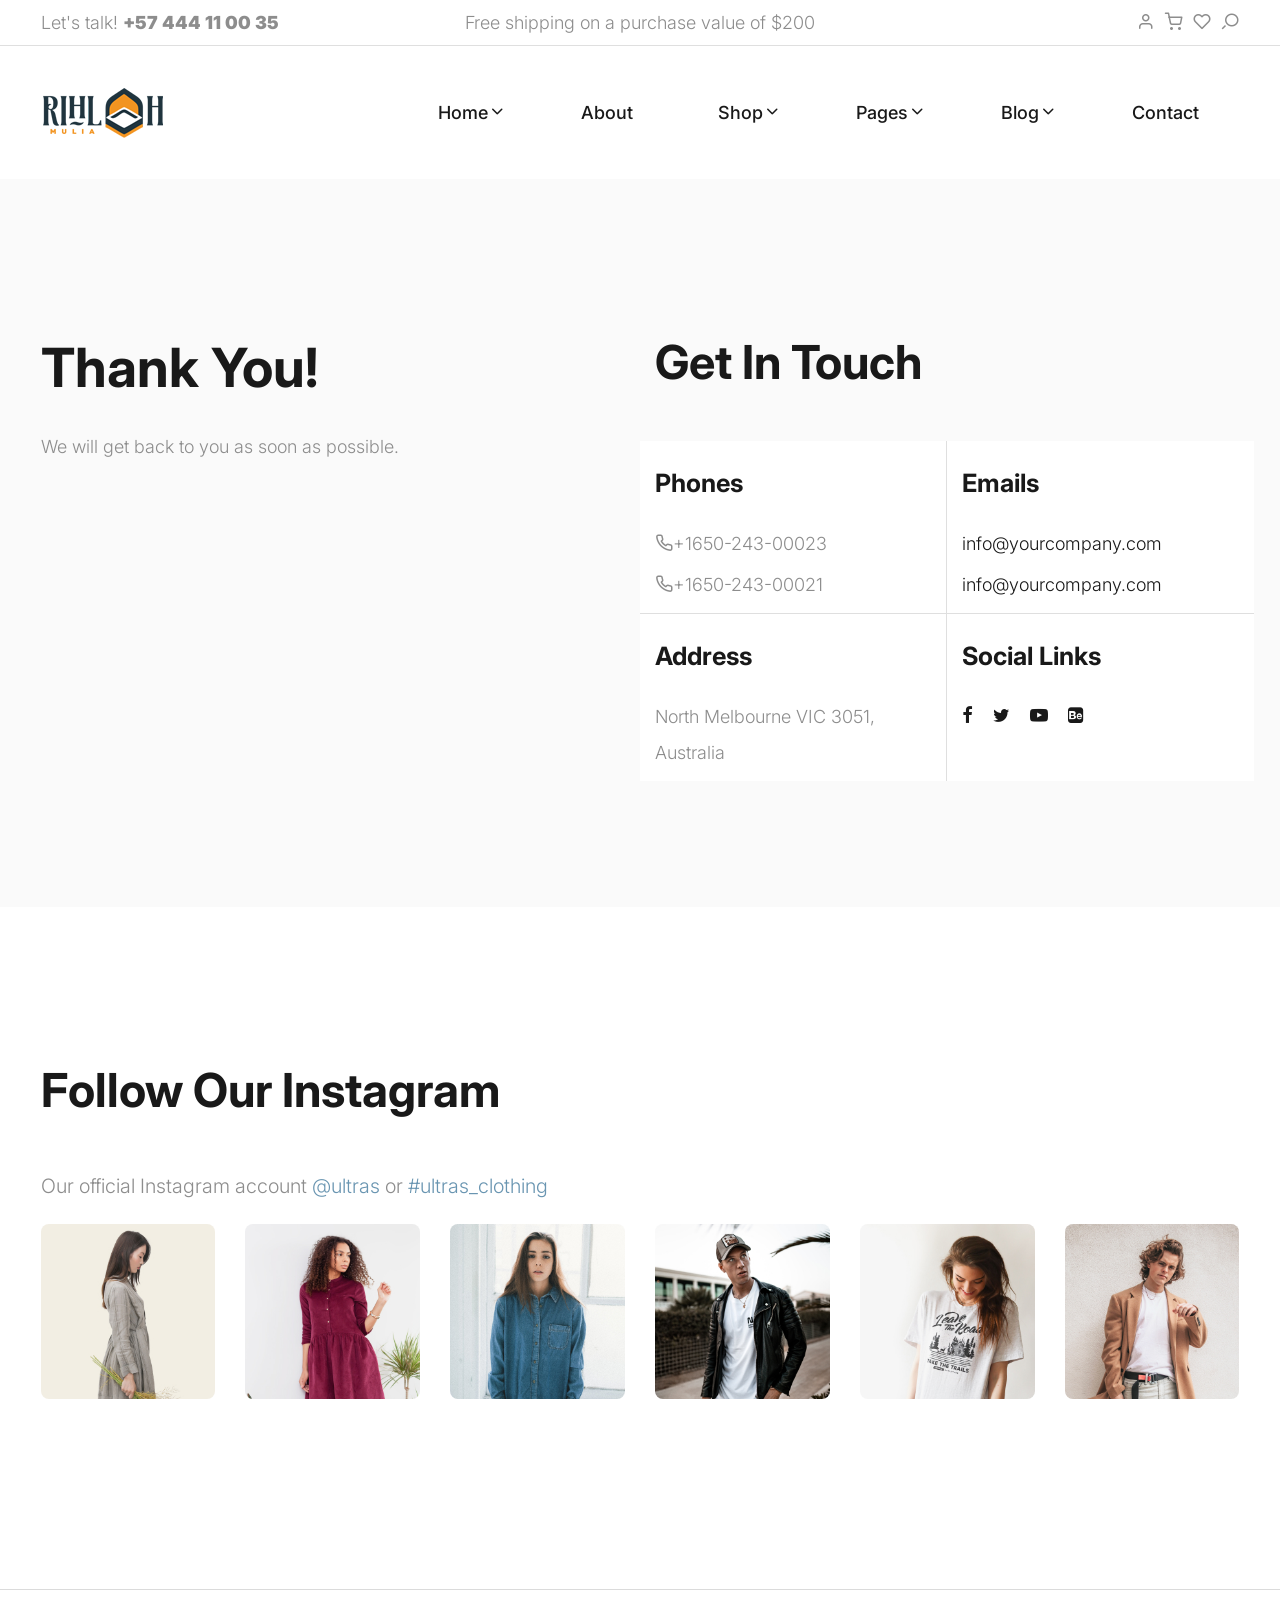
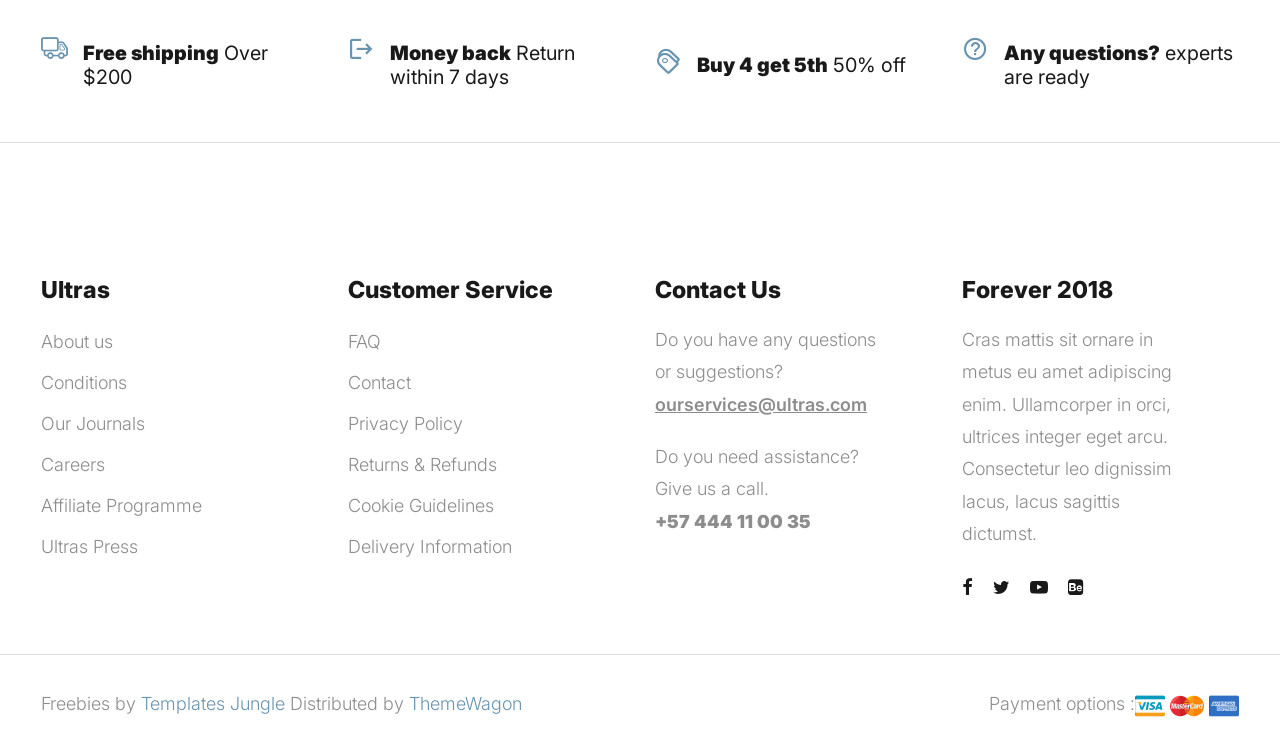
<file: thank-you.html>
<!DOCTYPE html>
<html lang="en">
  <head>
    <title>Ultras - Clothing Store eCommerce Store HTML Website Template</title>
    <meta charset="utf-8">
    <meta http-equiv="X-UA-Compatible" content="IE=edge">
    <meta name="viewport" content="width=device-width, initial-scale=1.0">
    <meta name="format-detection" content="telephone=no">
    <meta name="apple-mobile-web-app-capable" content="yes">
    <meta name="author" content="">
    <meta name="keywords" content="">
    <meta name="description" content="">
    <link rel="stylesheet" type="text/css" href="css/normalize.css">
    <link rel="stylesheet" type="text/css" href="icomoon/icomoon.css">
    <link rel="stylesheet" type="text/css" media="all" href="https://maxcdn.bootstrapcdn.com/font-awesome/4.7.0/css/font-awesome.min.css">
    <link rel="stylesheet" type="text/css" href="css/vendor.css">
    <link rel="stylesheet" type="text/css" href="style.css">
    <link rel="preconnect" href="https://fonts.googleapis.com">
    <link rel="preconnect" href="https://fonts.gstatic.com" crossorigin>
    <link href="https://fonts.googleapis.com/css2?family=Inter:wght@100;200;300;400;500;600;700;800;900&display=swap" rel="stylesheet">
    <!-- script
    ================================================== -->
    <script src="js/modernizr.js"></script>
  </head>
  <body>

    <div class="preloader-wrapper">
      <div class="preloader">
      </div>
    </div>

    <div class="search-popup">
      <div class="search-popup-container">

        <form role="search" method="get" class="search-form" action="">
          <input type="search" id="search-form" class="search-field" placeholder="Type and press enter" value="" name="s" />
          <button type="submit" class="search-submit"><a href="#"><i class="icon icon-search"></i></a></button>
        </form>

        <h5 class="cat-list-title">Browse Categories</h5>
        
        <ul class="cat-list">
          <li class="cat-list-item">
            <a href="shop.html" title="Men Jackets">Men Jackets</a>
          </li>
          <li class="cat-list-item">
            <a href="shop.html" title="Fashion">Fashion</a>
          </li>
          <li class="cat-list-item">
            <a href="shop.html" title="Casual Wears">Casual Wears</a>
          </li>
          <li class="cat-list-item">
            <a href="shop.html" title="Women">Women</a>
          </li>
          <li class="cat-list-item">
            <a href="shop.html" title="Trending">Trending</a>
          </li>
          <li class="cat-list-item">
            <a href="shop.html" title="Hoodie">Hoodie</a>
          </li>
          <li class="cat-list-item">
            <a href="shop.html" title="Kids">Kids</a>
          </li>
        </ul>
      </div>
    </div>
    <header id="header">
      <div id="header-wrap">
        <nav class="secondary-nav border-bottom">
          <div class="container">
            <div class="row d-flex align-items-center">
              <div class="col-md-4 header-contact">
                <p>Let's talk! <strong>+57 444 11 00 35</strong>
                </p>
              </div>
              <div class="col-md-4 shipping-purchase text-center">
                <p>Free shipping on a purchase value of $200</p>
              </div>
              <div class="col-md-4 col-sm-12 user-items">
                <ul class="d-flex justify-content-end list-unstyled">
                  <li>
                    <a href="login.html">
                      <i class="icon icon-user"></i>
                    </a>
                  </li>
                  <li>
                    <a href="cart.html">
                      <i class="icon icon-shopping-cart"></i>
                    </a>
                  </li>
                  <li>
                    <a href="wishlist.html">
                      <i class="icon icon-heart"></i>
                    </a>
                  </li>
                  <li class="user-items search-item pe-3">
                    <a href="#" class="search-button">
                      <i class="icon icon-search"></i>
                    </a>
                  </li>
                </ul>
              </div>
            </div>
          </div>
        </nav>
        <nav class="primary-nav padding-small">
          <div class="container">
            <div class="row d-flex align-items-center">
              <div class="col-lg-2 col-md-2">
                <div class="main-logo">
                  <a href="index.html">
                    <img src="images/main-logo.png" alt="logo">
                  </a>
                </div>
              </div>
              <div class="col-lg-10 col-md-10">
                <div class="navbar">

                  <div id="main-nav" class="stellarnav d-flex justify-content-end right">
                    <ul class="menu-list">

                      <li class="menu-item has-sub">
                        <a href="index.html" class="item-anchor d-flex align-item-center" data-effect="Home">Home<i class="icon icon-chevron-down"></i></a>
                        <ul class="submenu">
                          <li><a href="index.html" class="item-anchor">Home</a></li>
                          <li><a href="home2.html" class="item-anchor">Home v2<span class="text-primary"> (PRO)</span></a></li>
                        </ul>
                      </li>

                      <li><a href="about.html" class="item-anchor" data-effect="About">About</a></li>

                      <li class="menu-item has-sub">
                        <a href="shop.html" class="item-anchor d-flex align-item-center" data-effect="Shop">Shop<i class="icon icon-chevron-down"></i></a>
                        <ul class="submenu">
                          <li><a href="shop.html" class="item-anchor">Shop</a></li>
                          <li><a href="shop-slider.html" class="item-anchor">Shop slider<span class="text-primary"> (PRO)</span></a></li>
                          <li><a href="shop-grid.html" class="item-anchor">Shop grid<span class="text-primary"> (PRO)</span></a></li>
                          <li><a href="shop-list.html" class="item-anchor">Shop list<span class="text-primary"> (PRO)</span></a></li>
                          <li><a href="single-product.html" class="item-anchor">Single product<span class="text-primary"> (PRO)</span></a></li>
                          <li><a href="cart.html" class="item-anchor">Cart<span class="text-primary"> (PRO)</span></a></li>
                          <li><a href="wishlist.html" class="item-anchor">Wishlist<span class="text-primary"> (PRO)</span></a></li>
                          <li><a href="checkout.html" class="item-anchor">Checkout<span class="text-primary"> (PRO)</span></a></li>
                        </ul>
                      </li>

                      <li class="menu-item has-sub">
                        <a href="#" class="item-anchor d-flex align-item-center" data-effect="Pages">Pages<i class="icon icon-chevron-down"></i></a>
                        <ul class="submenu">
                          <li><a href="coming-soon.html" class="item-anchor">Coming soon<span class="text-primary"> (PRO)</span></a></li>
                          <li><a href="login.html" class="item-anchor">Login<span class="text-primary"> (PRO)</span></a></li>
                          <li><a href="faqs.html" class="item-anchor">FAQs<span class="text-primary"> (PRO)</span></a></li>
                          <li><a href="styles.html" class="item-anchor">Styles</a></li>
                          <li><a href="thank-you.html" class="item-anchor active">Thankyou</a></li>
                          <li><a href="error.html" class="item-anchor">Error page<span class="text-primary"> (PRO)</span></a></li>
                        </ul>
                      </li>

                      <li class="menu-item has-sub">
                        <a href="blog.html" class="item-anchor d-flex align-item-center" data-effect="Blog">Blog<i class="icon icon-chevron-down"></i></a>
                        <ul class="submenu">
                          <li><a href="blog.html" class="item-anchor">Blog</a></li>
                          <li><a href="blog-sidebar.html" class="item-anchor">Blog with sidebar<span class="text-primary"> (PRO)</span></a></li>
                          <li><a href="blog-masonry.html" class="item-anchor">Blog masonry<span class="text-primary"> (PRO)</span></a></li>
                          <li><a href="single-post.html" class="item-anchor">Single post</a></li>
                        </ul>
                      </li>

                      <li><a href="contact.html" class="item-anchor" data-effect="Contact">Contact</a></li>

                    </ul>
                  </div>

                </div>
              </div>
            </div>
          </div>
        </nav>
      </div>
    </header>

    <section id="thank-you" class="padding-large bg-light-grey">
      <div class="container">
        <div class="row">
          <div class="page-header col-md-6">
            <div class="section-header">
              <h1 class="page-title">Thank You!</h1>
              <p>We will get back to you as soon as possible.</p>
            </div>
          </div>
          <div class="contact-information">
            <div class="col-md-6">
              <div class="section-header">
                <h2 class="section-title">Get in touch</h2>
              </div>
              <div class="row">
                <div class="d-flex flex-wrap bg-light">
                  <div class="col-md-6 border-right border-bottom">
                    <div class="detail">
                      <h3>Phones</h3>
                      <ul class="list-unstyled">
                        <li>
                          <i class="icon icon-phone"></i>+1650-243-00023
                        </li>
                        <li>
                          <i class="icon icon-phone"></i>+1650-243-00021
                        </li>
                      </ul>
                    </div>
                  </div>
                  <div class="col-md-6 border-bottom">
                    <div class="detail">
                      <h3>Emails</h3>
                      <ul class="list-unstyled">
                        <li>
                          <i class="icon icon-envelope"></i>
                          <a href="mailto:info@yourcompany.com">info@yourcompany.com</a>
                        </li>
                        <li>
                          <i class="icon icon-envelope"></i>
                          <a href="mailto:info@yourcompany.com">info@yourcompany.com</a>
                        </li>
                      </ul>
                    </div>
                  </div>
                  <div class="col-md-6 border-right">
                    <div class="address detail">
                      <h3>Address</h3>
                      <ul class="list-unstyled">
                        <li>
                          <i class="icon icon-location"></i>
                          <span>North Melbourne VIC 3051, Australia</span>
                        </li>
                      </ul>
                    </div>
                  </div>
                  <div class="col-md-6">
                    <div class="detail">
                      <h3>Social Links</h3>
                      <ul class="social-links list-unstyled d-flex">
                        <li><a href="#" class="icon icon-facebook"></a></li>
                        <li><a href="#" class="icon icon-twitter"></a></li>
                        <li><a href="#" class="icon icon-youtube-play"></a></li>
                        <li><a href="#" class="icon icon-behance-square"></a></li>
                      </ul>
                    </div>
                  </div>
                </div>
              </div>
            </div>
          </div>
        </div>
      </div>
      </div>
    </section>
    
    <section id="instagram" class="padding-large">
      <div class="container">
        <div class="section-header">
          <h2 class="section-title">Follow our instagram</h2>
        </div>
        <p>Our official Instagram account <a href="#">@ultras</a> or <a href="#">#ultras_clothing</a>
        </p>
        <div class="row d-flex flex-wrap justify-content-between">
          <div class="col-lg-2 col-md-4 col-sm-6">
            <figure class="zoom-effect">
              <img src="images/insta-image1.jpg" alt="instagram" class="insta-image">
              <i class="icon icon-instagram"></i>
            </figure>
          </div>
          <div class="col-lg-2 col-md-4 col-sm-6">
            <figure class="zoom-effect">
              <img src="images/insta-image2.jpg" alt="instagram" class="insta-image">
              <i class="icon icon-instagram"></i>
            </figure>
          </div>
          <div class="col-lg-2 col-md-4 col-sm-6">
            <figure class="zoom-effect">
              <img src="images/insta-image3.jpg" alt="instagram" class="insta-image">
              <i class="icon icon-instagram"></i>
            </figure>
          </div>
          <div class="col-lg-2 col-md-4 col-sm-6">
            <figure class="zoom-effect">
              <img src="images/insta-image4.jpg" alt="instagram" class="insta-image">
              <i class="icon icon-instagram"></i>
            </figure>
          </div>
          <div class="col-lg-2 col-md-4 col-sm-6">
            <figure class="zoom-effect">
              <img src="images/insta-image5.jpg" alt="instagram" class="insta-image">
              <i class="icon icon-instagram"></i>
            </figure>
          </div>
          <div class="col-lg-2 col-md-4 col-sm-6">
            <figure class="zoom-effect">
              <img src="images/insta-image6.jpg" alt="instagram" class="insta-image">
              <i class="icon icon-instagram"></i>
            </figure>
          </div>
        </div>          
      </div>
    </section>

    <section id="shipping-information">
      <hr>
      <div class="container">
        <div class="row d-flex flex-wrap align-items-center justify-content-between">
          <div class="col-md-3 col-sm-6">
            <div class="icon-box">
              <i class="icon icon-truck"></i>
              <h4 class="block-title">
                <strong>Free shipping</strong> Over $200
              </h4>
            </div>
          </div>
          <div class="col-md-3 col-sm-6">
            <div class="icon-box">
              <i class="icon icon-return"></i>
              <h4 class="block-title">
                <strong>Money back</strong> Return within 7 days
              </h4>
            </div>
          </div>
          <div class="col-md-3 col-sm-6">
            <div class="icon-box">
              <i class="icon icon-tags1"></i>
              <h4 class="block-title">
                <strong>Buy 4 get 5th</strong> 50% off
              </h4>
            </div>
          </div>
          <div class="col-md-3 col-sm-6">
            <div class="icon-box">
              <i class="icon icon-help_outline"></i>
              <h4 class="block-title">
                <strong>Any questions?</strong> experts are ready
              </h4>
            </div>
          </div>
        </div>
      </div>
      <hr>
    </section>

    <footer id="footer">
      <div class="container">
        <div class="footer-menu-list">
          <div class="row d-flex flex-wrap justify-content-between">
            <div class="col-lg-3 col-md-6 col-sm-6">
              <div class="footer-menu">
                <h5 class="widget-title">Ultras</h5>
                <ul class="menu-list list-unstyled">
                  <li class="menu-item">
                    <a href="about.html">About us</a>
                  </li>
                  <li class="menu-item">
                    <a href="#">Conditions </a>
                  </li>
                  <li class="menu-item">
                    <a href="blog.html">Our Journals</a>
                  </li>
                  <li class="menu-item">
                    <a href="#">Careers</a>
                  </li>
                  <li class="menu-item">
                    <a href="#">Affiliate Programme</a>
                  </li>
                  <li class="menu-item">
                    <a href="#">Ultras Press</a>
                  </li>
                </ul>
              </div>
            </div>
            <div class="col-lg-3 col-md-6 col-sm-6">
              <div class="footer-menu">
                <h5 class="widget-title">Customer Service</h5>
                <ul class="menu-list list-unstyled">
                  <li class="menu-item">
                    <a href="faqs.html">FAQ</a>
                  </li>
                  <li class="menu-item">
                    <a href="contact.html">Contact</a>
                  </li>
                  <li class="menu-item">
                    <a href="#">Privacy Policy</a>
                  </li>
                  <li class="menu-item">
                    <a href="#">Returns & Refunds</a>
                  </li>
                  <li class="menu-item">
                    <a href="#">Cookie Guidelines</a>
                  </li>
                  <li class="menu-item">
                    <a href="#">Delivery Information</a>
                  </li>
                </ul>
              </div>
            </div>
            <div class="col-lg-3 col-md-6 col-sm-6">
              <div class="footer-menu">
                <h5 class="widget-title">Contact Us</h5>
                <p>Do you have any questions or suggestions? <a href="#" class="email">ourservices@ultras.com</a>
                </p>
                <p>Do you need assistance? Give us a call. <br>
                  <strong>+57 444 11 00 35</strong>
                </p>
              </div>
            </div>
            <div class="col-lg-3 col-md-6 col-sm-6">
              <div class="footer-menu">
                <h5 class="widget-title">Forever 2018</h5>
                <p>Cras mattis sit ornare in metus eu amet adipiscing enim. Ullamcorper in orci, ultrices integer eget arcu. Consectetur leo dignissim lacus, lacus sagittis dictumst.</p>
                <div class="social-links">
                  <ul class="d-flex list-unstyled">
                    <li>
                      <a href="#">
                        <i class="icon icon-facebook"></i>
                      </a>
                    </li>
                    <li>
                      <a href="#">
                        <i class="icon icon-twitter"></i>
                      </a>
                    </li>
                    <li>
                      <a href="#">
                        <i class="icon icon-youtube-play"></i>
                      </a>
                    </li>
                    <li>
                      <a href="#">
                        <i class="icon icon-behance-square"></i>
                      </a>
                    </li>
                  </ul>
                </div>
              </div>
            </div>
          </div>
        </div>
      </div>
      <hr>
    </footer>

    <div id="footer-bottom">
      <div class="container">
        <div class="d-flex align-items-center flex-wrap justify-content-between">
          <div class="copyright">
            <p>Freebies by <a href="https://templatesjungle.com/">Templates Jungle</a> Distributed by <a href="https://themewagon.com">ThemeWagon</a>
            </p>
          </div>
          <div class="payment-method">
            <p>Payment options :</p>
            <div class="card-wrap">
              <img src="images/visa-icon.jpg" alt="visa">
              <img src="images/mastercard.png" alt="mastercard">
              <img src="images/american-express.jpg" alt="american-express">
            </div>
          </div>
        </div>
      </div>
    </div>

    <script src="js/jquery-1.11.0.min.js"></script>
    <script src="js/plugins.js"></script>
    <script src="js/script.js"></script>
  </body>
</html>
</file>
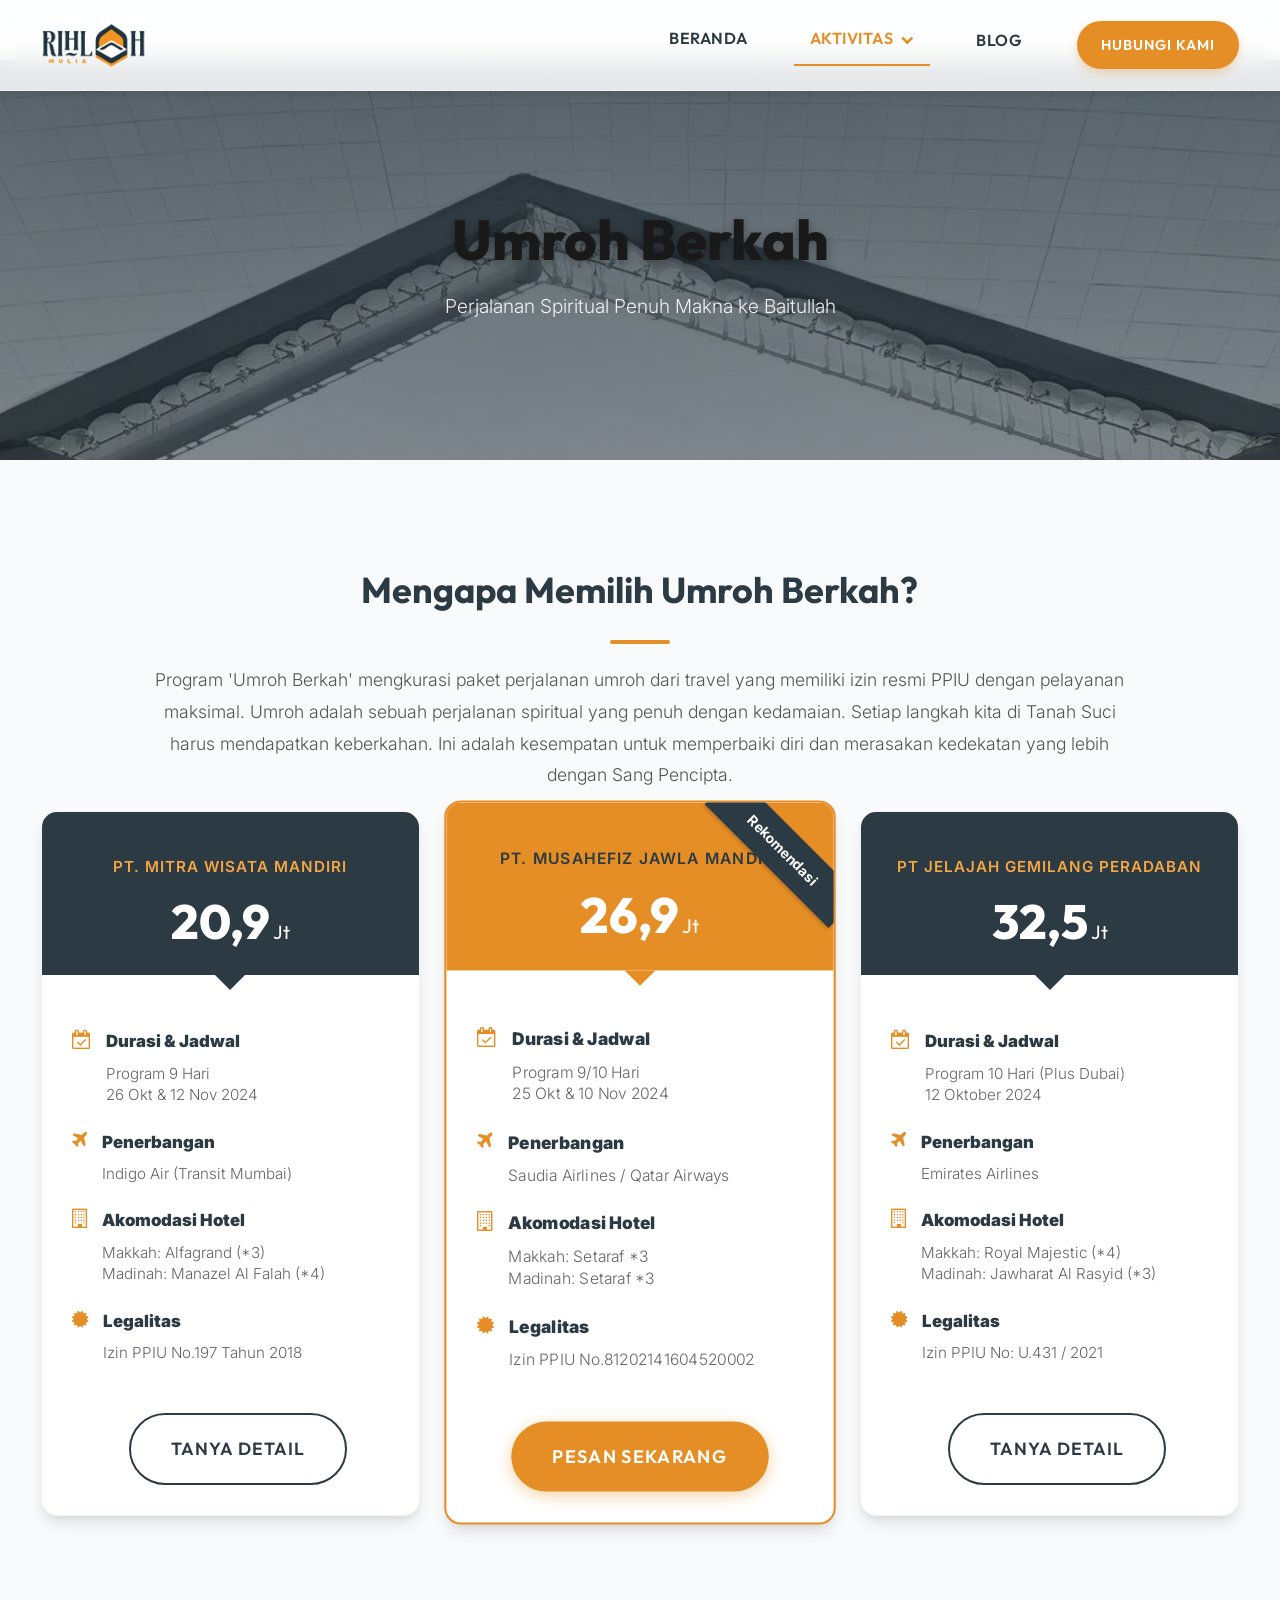
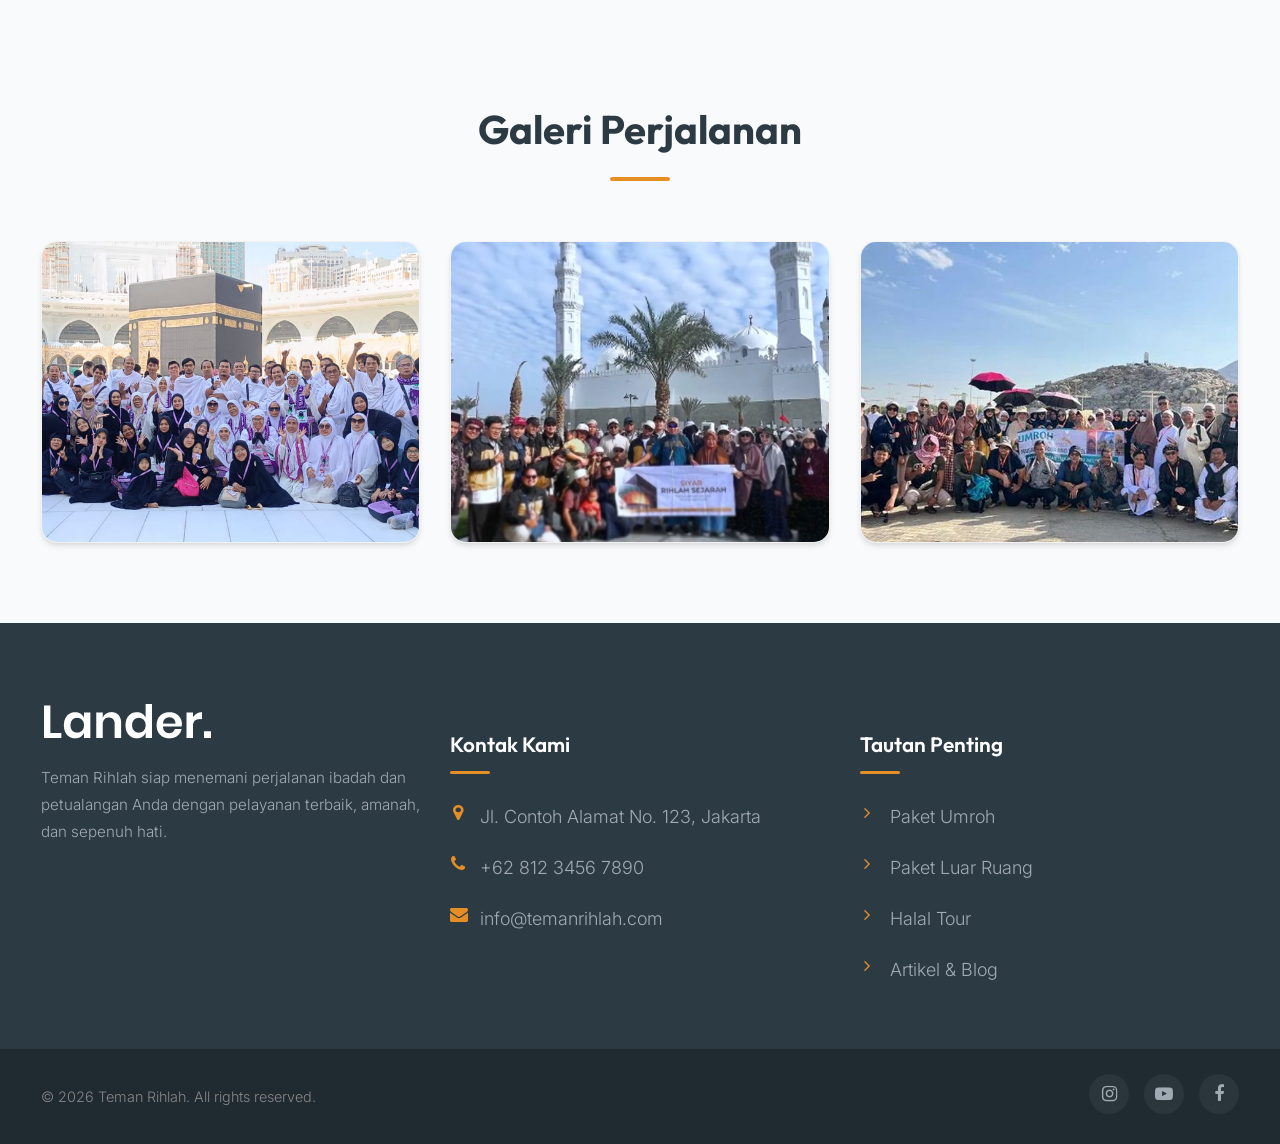
<file: umroh.html>
<!DOCTYPE html>
<html lang="en">
  <head>
    <title>Paket Umroh - Teman Rihlah</title>
    <meta charset="utf-8">
    <meta http-equiv="X-UA-Compatible" content="IE=edge">
    <meta name="viewport" content="width=device-width, initial-scale=1.0">
    <meta name="format-detection" content="telephone=no">
    <meta name="apple-mobile-web-app-capable" content="yes">
    <meta name="description" content="Paket Umroh Berkah bersama Teman Rihlah">
    
    <link rel="stylesheet" type="text/css" href="css/normalize.css">
    <link rel="stylesheet" type="text/css" href="icomoon/icomoon.css">
    <link rel="stylesheet" type="text/css" media="all" href="https://maxcdn.bootstrapcdn.com/font-awesome/4.7.0/css/font-awesome.min.css">
    <link rel="stylesheet" type="text/css" href="css/vendor.css">
    <link rel="stylesheet" type="text/css" href="style.css">
    <link rel="stylesheet" type="text/css" href="css/premium.css">
    
    <link rel="preconnect" href="https://fonts.googleapis.com">
    <link rel="preconnect" href="https://fonts.gstatic.com" crossorigin>
    <link href="https://fonts.googleapis.com/css2?family=Inter:wght@300;400;500;600;700&family=Outfit:wght@300;400;500;600;700;800&display=swap" rel="stylesheet">
    
    <script src="js/modernizr.js"></script>
  </head>
  <body>

    <div class="preloader-wrapper">
      <div class="preloader">
      </div>
    </div>
    
    <!-- Modern Header -->
    <header id="header" class="header-modern">
      <div class="container d-flex align-items-center justify-content-between header-inner">
        <div class="logo-wrap">
          <a href="index.html">
            <img src="images/main-logo.png" alt="Rihlah Mulia Logo" class="nav-logo">
          </a>
        </div>
        <nav class="nav-menu">
          <ul class="nav-list d-flex list-unstyled m-0">
            <li><a href="index.html" class="nav-link">Beranda</a></li>
            <li class="has-dropdown">
              <a href="#" class="nav-link active">Aktivitas <i class="fa fa-chevron-down"></i></a>
              <ul class="dropdown-menu list-unstyled">
                <li><a href="umroh.html">Umroh</a></li>
                <li><a href="luar-ruang.html">Luar Ruang</a></li>
                <li><a href="halal-tour.html">Halal Tour</a></li>
              </ul>
            </li>
            <li><a href="blog.html" class="nav-link">Blog</a></li>
          </ul>
        </nav>
        <div class="nav-action">
          <a href="contact.html" class="btn-premium btn-primary-premium btn-small-nav">Hubungi Kami</a>
        </div>
      </div>
    </header>

    <!-- Page Header -->
    <section class="page-header-premium">
      <img src="images/hero-image.jpg" alt="Umroh Banner" class="bg-img" onerror="this.src='images/main-banner.jpg'">
      <div class="page-title-content">
        <h1>Umroh Berkah</h1>
        <p class="text-white" style="font-size: 1.2rem; opacity: 0.9;">Perjalanan Spiritual Penuh Makna ke Baitullah</p>
      </div>
    </section>

    <!-- Content Section -->
    <section class="padding-premium" style="background-color: var(--light-bg);">
      <div class="container">
        
        <div class="row justify-content-center mb-5">
          <div class="col-lg-10 text-center" style="margin: 0 auto; float: none;">
            <h2 class="outfit-font mb-4" style="color: var(--brand-dark); font-weight: 700;">Mengapa Memilih Umroh Berkah?</h2>
            <div class="title-separator mb-4" style="margin-left: auto; margin-right: auto;"></div>
            <p style="font-size: 1.1rem; color: #555; line-height: 1.8;">
              Program 'Umroh Berkah' mengkurasi paket perjalanan umroh dari travel yang memiliki izin resmi PPIU dengan pelayanan maksimal. Umroh adalah sebuah perjalanan spiritual yang penuh dengan kedamaian. Setiap langkah kita di Tanah Suci harus mendapatkan keberkahan. Ini adalah kesempatan untuk memperbaiki diri dan merasakan kedekatan yang lebih dengan Sang Pencipta.
            </p>
          </div>
        </div>

        <!-- Pricing/Package Cards -->
        <div class="row mt-5">
          
          <!-- Package 1 -->
          <div class="col-lg-4 col-md-6 mb-4">
            <div class="package-card">
              <div class="package-header">
                <div class="package-provider">PT. Mitra Wisata Mandiri</div>
                <div class="package-price">20,9<span> Jt</span></div>
              </div>
              <div class="package-body">
                <div class="package-feature">
                  <i class="fa fa-calendar-check-o"></i>
                  <div>
                    <strong>Durasi & Jadwal</strong>
                    <span>Program 9 Hari<br>26 Okt & 12 Nov 2024</span>
                  </div>
                </div>
                <div class="package-feature">
                  <i class="fa fa-plane"></i>
                  <div>
                    <strong>Penerbangan</strong>
                    <span>Indigo Air (Transit Mumbai)</span>
                  </div>
                </div>
                <div class="package-feature">
                  <i class="fa fa-building-o"></i>
                  <div>
                    <strong>Akomodasi Hotel</strong>
                    <span>Makkah: Alfagrand (*3)<br>Madinah: Manazel Al Falah (*4)</span>
                  </div>
                </div>
                <div class="package-feature">
                  <i class="fa fa-certificate"></i>
                  <div>
                    <strong>Legalitas</strong>
                    <span>Izin PPIU No.197 Tahun 2018</span>
                  </div>
                </div>
              </div>
              <div class="package-footer">
                <a href="https://wa.me/6288908898492?text=Halo%20saya%20tertarik%20dengan%20paket%20Umroh%20Mitra%20Wisata" class="btn-premium btn-outline-premium" style="color: var(--brand-dark); border-color: var(--brand-dark);">Tanya Detail</a>
              </div>
            </div>
          </div>

          <!-- Package 2 (Featured) -->
          <div class="col-lg-4 col-md-6 mb-4">
            <div class="package-card featured">
              <div class="package-badge">Rekomendasi</div>
              <div class="package-header">
                <div class="package-provider">PT. Musahefiz Jawla Mandiri</div>
                <div class="package-price">26,9<span> Jt</span></div>
              </div>
              <div class="package-body">
                <div class="package-feature">
                  <i class="fa fa-calendar-check-o"></i>
                  <div>
                    <strong>Durasi & Jadwal</strong>
                    <span>Program 9/10 Hari<br>25 Okt & 10 Nov 2024</span>
                  </div>
                </div>
                <div class="package-feature">
                  <i class="fa fa-plane"></i>
                  <div>
                    <strong>Penerbangan</strong>
                    <span>Saudia Airlines / Qatar Airways</span>
                  </div>
                </div>
                <div class="package-feature">
                  <i class="fa fa-building-o"></i>
                  <div>
                    <strong>Akomodasi Hotel</strong>
                    <span>Makkah: Setaraf *3<br>Madinah: Setaraf *3</span>
                  </div>
                </div>
                <div class="package-feature">
                  <i class="fa fa-certificate"></i>
                  <div>
                    <strong>Legalitas</strong>
                    <span>Izin PPIU No.81202141604520002</span>
                  </div>
                </div>
              </div>
              <div class="package-footer">
                <a href="https://wa.me/6288908898492?text=Halo%20saya%20tertarik%20dengan%20paket%20Umroh%20Musahefiz" class="btn-premium btn-primary-premium">Pesan Sekarang</a>
              </div>
            </div>
          </div>

          <!-- Package 3 -->
          <div class="col-lg-4 col-md-6 mb-4">
            <div class="package-card">
              <div class="package-header">
                <div class="package-provider">PT Jelajah Gemilang Peradaban</div>
                <div class="package-price">32,5<span> Jt</span></div>
              </div>
              <div class="package-body">
                <div class="package-feature">
                  <i class="fa fa-calendar-check-o"></i>
                  <div>
                    <strong>Durasi & Jadwal</strong>
                    <span>Program 10 Hari (Plus Dubai)<br>12 Oktober 2024</span>
                  </div>
                </div>
                <div class="package-feature">
                  <i class="fa fa-plane"></i>
                  <div>
                    <strong>Penerbangan</strong>
                    <span>Emirates Airlines</span>
                  </div>
                </div>
                <div class="package-feature">
                  <i class="fa fa-building-o"></i>
                  <div>
                    <strong>Akomodasi Hotel</strong>
                    <span>Makkah: Royal Majestic (*4)<br>Madinah: Jawharat Al Rasyid (*3)</span>
                  </div>
                </div>
                <div class="package-feature">
                  <i class="fa fa-certificate"></i>
                  <div>
                    <strong>Legalitas</strong>
                    <span>Izin PPIU No: U.431 / 2021</span>
                  </div>
                </div>
              </div>
              <div class="package-footer">
                <a href="https://wa.me/6288908898492?text=Halo%20saya%20tertarik%20dengan%20paket%20Umroh%20Plus%20Dubai" class="btn-premium btn-outline-premium" style="color: var(--brand-dark); border-color: var(--brand-dark);">Tanya Detail</a>
              </div>
            </div>
          </div>

        </div>
      </div>
    </section>

    <!-- Gallery Section -->
    <section class="padding-premium">
      <div class="container">
        <div class="section-title-premium">
          <h2>Galeri Perjalanan</h2>
          <div class="title-separator"></div>
        </div>
        
        <div class="row justify-content-center">
          <div class="col-lg-4 col-md-4 col-sm-6 mb-4">
            <div class="card-premium">
              <div class="card-img-wrap" style="height: 300px;">
                <img src="images/post-img2.jpg" alt="Mitra Wisata Mandiri" onerror="this.src='images/product-large-1.jpg'">
              </div>
            </div>
          </div>
          <div class="col-lg-4 col-md-4 col-sm-6 mb-4">
            <div class="card-premium">
              <div class="card-img-wrap" style="height: 300px;">
                <img src="images/post-img3.jpg" alt="Siyar Rihlah Sejarah" onerror="this.src='images/product-large-2.jpg'">
              </div>
            </div>
          </div>
          <div class="col-lg-4 col-md-4 col-sm-6 mb-4">
            <div class="card-premium">
              <div class="card-img-wrap" style="height: 300px;">
                <img src="images/post-img1.jpg" alt="Musahefiz" onerror="this.src='images/product-large-3.jpg'">
              </div>
            </div>
          </div>
        </div>
      </div>
    </section>

    <!-- Premium Footer -->
    <footer class="footer-premium">
      <div class="container footer-premium-top">
        <div class="row">
          <div class="col-md-4 footer-widget">
            <div class="logo-wrap">
              <img src="images/main-logo-light.png" alt="Rihlah Mulia Logo" onerror="this.src='images/main-logo.png'; this.style.filter='brightness(0) invert(1)';">
            </div>
            <p>Teman Rihlah siap menemani perjalanan ibadah dan petualangan Anda dengan pelayanan terbaik, amanah, dan sepenuh hati.</p>
          </div>
          <div class="col-md-4 footer-widget">
            <h4 class="outfit-font">Kontak Kami</h4>
            <ul class="footer-links">
              <li><i class="fa fa-map-marker"></i> <span>Jl. Contoh Alamat No. 123, Jakarta</span></li>
              <li><i class="fa fa-phone"></i> <span>+62 812 3456 7890</span></li>
              <li><i class="fa fa-envelope"></i> <span>info@temanrihlah.com</span></li>
            </ul>
          </div>
          <div class="col-md-4 footer-widget">
            <h4 class="outfit-font">Tautan Penting</h4>
            <ul class="footer-links">
              <li><i class="fa fa-angle-right"></i> <a href="umroh.html">Paket Umroh</a></li>
              <li><i class="fa fa-angle-right"></i> <a href="luar-ruang.html">Paket Luar Ruang</a></li>
              <li><i class="fa fa-angle-right"></i> <a href="halal-tour.html">Halal Tour</a></li>
              <li><i class="fa fa-angle-right"></i> <a href="blog.html">Artikel & Blog</a></li>
            </ul>
          </div>
        </div>
      </div>
      <div class="footer-bottom-premium">
        <div class="container">
          <div class="footer-bottom-flex">
            <div class="footer-copyright">
              <p>© 2026 Teman Rihlah. All rights reserved.</p>
            </div>
            <ul class="footer-socials">
              <li><a href="#"><i class="fa fa-instagram"></i></a></li>
              <li><a href="#"><i class="fa fa-youtube-play"></i></a></li>
              <li><a href="#"><i class="fa fa-facebook"></i></a></li>
            </ul>
          </div>
        </div>
      </div>
    </footer>

    <script src="js/jquery-1.11.0.min.js"></script>
    <script src="js/plugins.js"></script>
    <script src="js/script.js"></script>
    <script>
      // Add sticky header behavior
      window.addEventListener('scroll', function() {
        var header = document.getElementById('header');
        if (window.scrollY > 50) {
          header.style.padding = '8px 0';
          header.style.background = 'rgba(255, 255, 255, 0.98)';
          header.style.boxShadow = '0 4px 20px rgba(0,0,0,0.08)';
        } else {
          header.style.padding = '15px 0';
          header.style.background = 'rgba(255, 255, 255, 0.85)';
          header.style.boxShadow = '0 4px 6px -1px rgba(0, 0, 0, 0.1)';
        }
      });
    </script>
  </body>
</html>
</file>
<file: icomoon/icomoon.css>
@font-face {
  font-family: 'icomoon';
  src:  url('fonts/icomoon.eot?y7j3bk');
  src:  url('fonts/icomoon.eot?y7j3bk#iefix') format('embedded-opentype'),
    url('fonts/icomoon.ttf?y7j3bk') format('truetype'),
    url('fonts/icomoon.woff?y7j3bk') format('woff'),
    url('fonts/icomoon.svg?y7j3bk#icomoon') format('svg');
  font-weight: normal;
  font-style: normal;
  font-display: block;
}

[class^="icon-"], [class*=" icon-"] {
  /* use !important to prevent issues with browser extensions that change fonts */
  font-family: 'icomoon' !important;
  speak: never;
  font-style: normal;
  font-weight: normal;
  font-variant: normal;
  text-transform: none;
  line-height: 1;

  /* Better Font Rendering =========== */
  -webkit-font-smoothing: antialiased;
  -moz-osx-font-smoothing: grayscale;
}

.icon-chevron-down:before {
  content: "\e908";
}
.icon-mail:before {
  content: "\e914";
}
.icon-map-pin:before {
  content: "\e915";
}
.icon-phone:before {
  content: "\e916";
}
.icon-play:before {
  content: "\e917";
}
.icon-shopping-cart:before {
  content: "\e913";
}
.icon-add:before {
  content: "\e90b";
}
.icon-remove:before {
  content: "\e912";
}
.icon-tags1:before {
  content: "\e90c";
}
.icon-arrow-io:before {
  content: "\e90a";
}
.icon-chevron-left:before {
  content: "\e90d";
}
.icon-chevron-right:before {
  content: "\e90e";
}
.icon-help_outline:before {
  content: "\e90f";
}
.icon-return:before {
  content: "\e906";
}
.icon-user:before {
  content: "\e907";
}
.icon-search:before {
  content: "\e905";
}
.icon-heart:before {
  content: "\e902";
}
.icon-truck:before {
  content: "\e903";
}
.icon-cancel:before {
  content: "\e904";
}
.icon-close:before {
  content: "\e909";
}
.icon-arrow-left:before {
  content: "\e900";
}
.icon-arrow-right:before {
  content: "\e901";
}
.icon-screen-full:before {
  content: "\e910";
}
.icon-right-quote:before {
  content: "\e911";
}
.icon-linkedin2:before {
  content: "\eaca";
}
.icon-instagram:before {
  content: "\ea92";
}
.icon-star-empty:before {
  content: "\e9d7";
}
.icon-star-half:before {
  content: "\e9d8";
}
.icon-star-full:before {
  content: "\e9d9";
}
.icon-tags:before {
  content: "\f02c";
}
.icon-twitter:before {
  content: "\f099";
}
.icon-facebook:before {
  content: "\f09a";
}
.icon-facebook-f:before {
  content: "\f09a";
}
.icon-bars:before {
  content: "\f0c9";
}
.icon-navicon:before {
  content: "\f0c9";
}
.icon-reorder:before {
  content: "\f0c9";
}
.icon-youtube-play:before {
  content: "\f16a";
}
.icon-behance-square:before {
  content: "\f1b5";
}
.icon-pinterest-p:before {
  content: "\f231";
}
</file>
<file: style.css>
/*
Theme Name: Ultras
Theme URI: https://templatesjungle.com/
Author: TemplatesJungle
Author URI: https://templatesjungle.com/
Description: Ultras is specially designed product packaged for eCommerce store websites.
Version: 1.1
*/

/*--------------------------------------------------------------
This is main CSS file that contains custom style rules used in this template
--------------------------------------------------------------*/

/*------------------------------------*\
    Table of contents
\*------------------------------------*/

/*------------------------------------------------

CSS STRUCTURE:

1. VARIABLES

2. GENERAL TYPOGRAPHY
  2.1 General Styles
  2.2 Floating & Alignment
  2.3 Forms
  2.4 Lists
  2.5 Code
  2.6 Tables
  2.7 Spacing
  2.8 Utilities
  2.9 Misc
    - Row Border
    - Zoom Effect
  2.10 Buttons
    - Button Sizes
    - Button Shapes
    - Button Color Scheme
    - Button Aligns
  2.11 Section
    - Hero Section
    - Section Title
    - Section Paddings
    - Section Margins
    - Section Bg Colors
    - Content Colors
    - Content Borders

3. EXTENDED TYPOGRAPHY
  3.1 Blockquote / Pullquote
  3.2 Text Highlights

4. CONTENT ELEMENTS
  4.1 Tabs
  4.2 Accordions

5. BLOG STYLES
  5.1 Blog Single Post
  5.2 About Author
  5.3 Comments List
  5.4 Comments Form3

6. SITE STRUCTURE
  6.1 Header
    - Header Menu
    - Nav Sidebar
  6.2 Billboard
  6.3 About Us Section
  6.4 Video Section
  6.5 Selling Products Section
  6.6 Quotation Section
  6.7 Latest Blogs Section
  6.8 Newsletter Section
  6.9 Instagram Section
  6.10 Footer
    - Footer Top
    - Footer Bottom

7. OTHER PAGES
  7.1 About Page
  7.2 Product Detail
    -Quantity
  7.3 Shop Page & Blog Page
    -Sidebar
    -Pagination
  7.4 Shop List Page
  7.5 Single Product
   -Single Product Information
   -Product Tabs
  7.6 Single Post Page
  7.7 Cart Page
  7.8 Wishlist Page
  7.9 Checkout Page
  7.10 Home2 Page
   -Billboard
   -Video Section
   -Categories
  7.11 Coming Soon Page
  7.12 Login Page
  7.13 Error Page
  7.14 Styles Page

    
/*--------------------------------------------------------------
/** 1. VARIABLES
--------------------------------------------------------------*/
:root {
    /* widths for rows and containers
     */
    --header-height       : 160px;
    --header-height-min   : 80px;
}
/* on mobile devices below 600px
 */
@media screen and (max-width: 600px) {
    :root {
        --header-height : 100px;
        --header-height-min   : 80px;
    }
}
/* Theme Colors */
:root {
    --accent-color       : #8d8d8d;
    --dark-color         : #191919;
    --light-color        : #fff;
    --grey-color         : #dbdbdb;
    --light-grey-color   : #fafafa;
    --primary-color      : #6995B1;
    --light-primary-color   : #eef1f3;
}

/* Fonts */
:root {
    --body-font           : "Inter", sans-serif;
    --heading-font        : "Inter", sans-serif;
}


/*----------------------------------------------*/
/* 2 GENERAL TYPOGRAPHY */
/*----------------------------------------------*/

/* 2.1 General Styles
/*----------------------------------------------*/
*, *::before, *::after {
  -webkit-box-sizing: border-box;
  -moz-box-sizing: border-box;
  box-sizing: border-box;
}
html {
  box-sizing: border-box;
}
body {
  font-family: var(--body-font);
  font-size: 18px;
  font-weight: 300;
  line-height: 2;
  color: var(--accent-color);
  margin: 0;
}
body.no-scroll {
    overflow: hidden;
}
a {
  color: var(--dark-color);
  text-decoration: none;
  transition: 0.3s color ease-out;
}
p>a {
  color: var(--primary-color);
}
a.light {
  color: var(--light-color);
}
a:hover {
  text-decoration: none;
  color: var(--primary-color);
}
ul, ol {
  margin-top: 0;
  margin-bottom: 10px;
  margin-left: 0;
}
ul ul,
ol ul,
ul ol,
ol ol {
  margin-top: 5px;
  margin-bottom: 0;
}
ul li, ol li {
  margin-bottom: 5px;
  outline: 0;
}
ul li.active a{
  color: var(--dark-color);
}
ul li:last-child,
ol li:last-child {
  margin-bottom: 0;
}
dl {
  margin-top: 0;
  margin-bottom: 2rem;
}
dt,
dd {
  line-height: 1.42857143;
}
dt {
  font-weight: bold;
}
dd {
  margin-left: 0;
}
button, input, select, textarea {
  font-family: inherit;
  font-size: inherit;
  line-height: inherit;
  outline: 0;
}
figure {
  margin: 0;
}
img {
  display: inline-block;
  border: 0;
  max-width: 100%;
  height: auto;
  vertical-align: middle;
}
::selection {
  background: var(--primary-color);
  color: var(--light-color);
  text-shadow: none;
}
::-moz-selection {
  background: var(--primary-color);
  color: var(--light-color);
  text-shadow: none;
}

::-webkit-input-placeholder {
    color: #7A7A7A; /* WebKit browsers */
}
:-ms-input-placeholder {
    color: #7A7A7A;/* Internet Explorer 10+ */
}

/* Typography */
/*----------------------------------------------*/

h1, .h1, h2, .h2, h3, .h3, h4, .h4, h5, .h5, h6, .h6 {
  font-family: var(--heading-font);
  color: var(--dark-color);
  line-height: 1.2;
}
h1.light, .h1, h2.light, .h2, h3.light, .h3, h4.light, .h4, h5.light, .h5, h6.light, .h6 {
  color: var(--light-color);
}
h1, h2, h3 {
  margin: 25px 0;
  text-transform: capitalize;
}
h5, h6 {
  letter-spacing: 1px;
}
h1, .h1 {
  font-size: 3em;
  line-height: 1.4;
}
h2, .h2 {
  font-size: 2em;
  line-height: 1.4;
}
h3, .h3 {
  font-size: 1.4em;
  line-height: 1.4;
}
h4, .h4 {
  font-size: 1.1em;
  line-height: 1.4;
}
h5, .h5 {
  font-size: .83em;
  line-height: 1.25;
}
h6, .h6 {
  font-size: .67em;
  line-height: 1.1;
}
h1 a, h2 a, h3 a, h4 a, h5 a, h6 a {
  font-weight: inherit;
  color: inherit;
  text-decoration: none;
}
p {
   font-family: var(--body-font);
   font-size: 18px;
   line-height: 1.8;
   margin: 0 0 20px 0;
}
p.dark {
    color: var(--dark-color);
}
p.light {
    color: var(--light-color);
}
p:empty {
  display: none;
}
small {
  font-size: 85%;
}
mark {
  background-color: var(--grey-color);
  padding: 0.28rem;
}
dfn, cite, em, i {
  font-style: italic;
}
::placeholder {
    color: var(--grey-color);
}

/*----------------------------------------------*/
/* 2.1 Floating & Alignment */
/*----------------------------------------------*/

.align-left {
  float: left;
  text-align: left;
}
.align-right {
  float: right;
  text-align: right;
}
.align-center {
  display: block;
  margin-left: auto;
  margin-right: auto;
  text-align: center;
}
/**::after,*/
.container::after,
.row::after,
.clearfix::after {
  display: block;
  clear: both;
  content: "";
}

/** Text Align
--------------------------------------------------------------*/
.text-left {
  text-align: left;
}
.text-right {
  text-align: right;
}
.text-center {
  text-align: center;
}
.text-justify {
  text-align: justify;
}
.text-nowrap {
  white-space: nowrap;
}
.text-lead {
  font-size: 120%;
  line-height: 1.7em;
}
.text-lead strong {
  font-size: 115%;
  font-weight: 500;
}
.text-muted {
  color: var(--primary-color);
}
.text-primary {
  color: var(--primary-color) !important;
}
.text-hide {
  font: 0/0 a;
  color: transparent;
  text-shadow: none;
  background-color: transparent;
  border: 0;
}

/*------------------------------------------------
/* 2.3 Forms
–––––––––––––––––––––––––––––––––––––––––––––––––– */
input[type="email"],
input[type="number"],
input[type="search"],
input[type="text"],
input[type="tel"],
input[type="url"],
input[type="password"],
textarea,
select {
    height: 50px;
    padding: 6px 15px;
    background-color: var(--light-background-color);
    border: 1px solid var(--grey-color);
    border-radius: 4px;
    box-shadow: none;
    box-sizing: border-box; 
  }
/* Removes awkward default styles on some inputs for iOS */
input[type="email"],
input[type="number"],
input[type="search"],
input[type="text"],
input[type="tel"],
input[type="url"],
input[type="password"],
textarea {
  -webkit-appearance: none;
     -moz-appearance: none;
          appearance: none; }
textarea {
  min-height: 130px;
  padding-top: 6px;
  padding-bottom: 6px; }
input[type="email"]:focus,
input[type="number"]:focus,
input[type="search"]:focus,
input[type="text"]:focus,
input[type="tel"]:focus,
input[type="url"]:focus,
input[type="password"]:focus,
textarea:focus,
select:focus {
  border: 1px solid var(--grey-color);
  outline: 0; }
label,
legend {
  display: block;
  margin-bottom: .5rem;
  font-weight: 600; 
}
fieldset {
  padding: 0;
  border-width: 0; 
}
input[type="checkbox"],
input[type="radio"] {
  display: inline; }
label > .label-body {
  display: inline;
  margin-left: .5rem;
  font-weight: normal; }

/*------------------------------------------------
/* 2.4 Lists
–––––––––––––––––––––––––––––––––––––––––––––––––– */
ul {
  list-style: circle inside; }
ol {
  list-style: decimal inside; }
ol, ul {
  padding-left: 0;
  margin-top: 0; }
ul ul,
ul ol,
ol ol,
ol ul {
  margin: 1.5rem 0 1.5rem 3rem;
  font-size: 90%; }
li {
  margin-bottom: 1rem; }

/*------------------------------------------------
/* 2.5 Code
–––––––––––––––––––––––––––––––––––––––––––––––––– */
code {
  padding: .2rem .5rem;
  margin: 0 .2rem;
  border-radius: 4px; 
  background-color: var(--accent-color);
  color: var(--light-color);
}
pre > code {
  display: block;
  padding: 1rem 1.5rem;
  white-space: normal; 
  }

/*------------------------------------------------
/* 2.6 Tables
–––––––––––––––––––––––––––––––––––––––––––––––––– */
th,
td {
  padding: 12px 15px;
  text-align: left;
   }
th:first-child,
td:first-child {
  padding-left: 0; 
  }
th:last-child,
td:last-child {
  padding-right: 0; 
  }

/*------------------------------------------------
/* 2.7 Spacing
–––––––––––––––––––––––––––––––––––––––––––––––––– */
button,
.button {
  margin-bottom: 1rem; }
input,
textarea,
select,
fieldset {
  margin-bottom: 1.5rem; }
pre,
blockquote,
dl,
figure,
table,
form {
  margin-bottom: 2rem; 
}

/*------------------------------------------------
/* 2.8 Utilities
–––––––––––––––––––––––––––––––––––––––––––––––––– */
.u-full-width {
  width: 100%;
  box-sizing: border-box; 
}
.u-max-full-width {
  max-width: 100%;
  box-sizing: border-box; 
}
.u-pull-right {
  float: right; 
}
.u-pull-left {
  float: left; 
}
.list-icon i {
  margin-right: 10px;
}
.list-unstyled {
  list-style: none;
}
.txt-fx .letter {
  opacity: 0;
}
.text-uppercase {
  text-transform: uppercase;
}
.text-capitalize {
  text-transform: capitalize;
}
.overflow-hidden {
    overflow: hidden;
}
.hide {
    display: none !important;
}

/* display flex utilities */
.d-flex {
  display: -ms-flexbox !important;
  display: flex !important;
}
.flex-wrap {
  -ms-flex-wrap: wrap !important;
  flex-wrap: wrap !important;
}

.justify-content-end {
  -ms-flex-pack: justify !important;
  justify-content: end !important;
}
.justify-content-center {
  -ms-flex-pack: justify !important;
  justify-content: center !important;
}
.justify-content-evenly {
  -ms-flex-pack: justify !important;
  justify-content: space-evenly !important;
}
.justify-content-between {
  -ms-flex-pack: justify !important;
  justify-content: space-between !important;
}

.align-items-center {
  -ms-flex-align: center !important;
  align-items: center !important;
}
.align-items-baseline {
  -ms-flex-align: baseline !important;
  align-items: baseline !important;
}
/* disable selction in section title */
.noselect {
  -webkit-touch-callout: none; /* iOS Safari */
    -webkit-user-select: none; /* Safari */
     -khtml-user-select: none; /* Konqueror HTML */
       -moz-user-select: none; /* Old versions of Firefox */
        -ms-user-select: none; /* Internet Explorer/Edge */
            user-select: none; /* Non-prefixed version, currently
                                  supported by Chrome, Edge, Opera and Firefox */
}

/*------------------------------------------------
/* 2.9 Misc
–––––––––––––––––––––––––––––––––––––––––––––––––– */
/* -Row Border
------------------------------------------*/
hr {
  margin-top: 2rem;
  margin-bottom: 2rem;
  border-width: 0;
  border-top: 1px solid var(--grey-color); 
}

/* -Zoom Effect
------------------------------------------*/
.zoom-effect {
    position: relative;
    overflow: hidden;
}
.zoom-effect img {
    max-width: 100%;
    -webkit-transition: 0.6s ease-out;
    -moz-transition: 0.6s ease-out;
    transition: 0.6s ease-out;
}
.zoom-effect:hover img {
    -webkit-transform: scale(1.1,1.1);
    -moz-transform: scale(1.1,1.1);
    transform: scale(1.1,1.1);
}
.zoom-effect:before {
    content: "";
    display: block;
    width: 100%;
    height: 100%;
    top: 0;
    left: 0;
    position: absolute;
    background: rgba(0,0,0,0.3);
    z-index: 2;
    opacity: 0;
    -moz-transition: 0.5s ease;
    -webkit-transition: 0.5s ease;
    transition: 0.5s ease;
}
.zoom-effect:hover:before {
    opacity: 1;
    cursor: pointer;
}


/*--------------------------------------------------------------
/** 2.10 Buttons
--------------------------------------------------------------*/
a.btn,
input[type="button"],
input[type="submit"],
input[type="reset"],
input[type="file"],
button {
  background-image: none;
  background: var(--dark-color);
  text-decoration: none !important;
  display: inline-block;
  position: relative;
  border: 2px solid transparent;
  border-radius: 0;
  padding: 0.75em 1.5em;
  margin-top: 15px;
  font-family: var(--body-font);
  font-size: 15px;
  font-weight: 500;
  line-height: normal;
  text-align: center;
  text-transform: uppercase;
  color: var(--light-color);
  z-index: 1;
  cursor: pointer;
  white-space: nowrap;
  vertical-align: middle;
  -webkit-transition: all 0.3s ease-in;
  transition: all 0.3s ease-in;
  -ms-touch-action: manipulation;
  touch-action: manipulation;
  -webkit-user-select: none;
  -moz-user-select: none;
  -ms-user-select: none;
  user-select: none;
}
.btn:hover,
.btn:focus,
input[type="button"]:focus,
input[type="button"]:hover,
input[type="submit"]:focus,
input[type="submit"]:hover,
input[type="reset"]:focus,
input[type="reset"]:hover,
input[type="file"]:focus,
input[type="file"]:hover,
button:focus,
button:hover {
  text-decoration: none;
  outline: 0;
}
.light .btn:hover {
  color: var(--light-color);
}
.btn:last-child {
  margin-right: 0;
}
.btn:active,
.btn.btn-outline-light:active,
.btn.btn-outline-dark:active,
.btn.btn-outline-accent:active,
input[type="button"]:active,
input[type="submit"]:active,
input[type="reset"]:active,
input[type="file"]:active,
button:active {
  outline: 0;
  background-image: none;
  -webkit-box-shadow: inset 0 1px 3px rgba(0, 0, 0, 0.3);
  box-shadow: inset 0 1px 3px rgba(0, 0, 0, 0.3);
}
.btn.disabled,
.btn[disabled],
fieldset[disabled] .btn {
  cursor: not-allowed;
  opacity: 0.65;
  box-shadow: none;
}
a.btn.disabled,
fieldset[disabled] a.btn {
  pointer-events: none;
}

/* - Button Sizes
------------------------------------------------------------- */
.btn.btn-small {
  padding: 0.8em 1.8em;
  font-size: 0.65em;
}
.btn.btn-medium {
  padding: 1.1em 3.0em;
  font-size: 1.0em;
}
.btn.btn-large {
  padding: 1.5em 5.5em;
  font-size: 1.3em;
}

/* - Button Shapes
------------------------------------------------------------- */
.btn.btn-rounded,
.btn.btn-rounded::after {
  border-radius: 6px;
}
.btn.btn-pill,
.btn.btn-pill::after {
  border-radius: 2em;
}
/* button outline */
.btn.btn-outline-dark,
.btn.btn-outline-light,
.btn.btn-outline-accent {
  background: transparent;
  text-shadow: none;
  box-shadow: none;
}
.btn.btn-outline-dark:hover::after,
.btn.btn-outline-light:hover::after {
  background-color: transparent;
}
.btn.btn-outline-dark {
  border-color: rgba(0,0,0,1);
  color: var(--dark-color);
}
.btn.btn-outline-dark:hover {
  background: var(--dark-color);
  color: var(--light-color);
}
.btn.btn-outline-accent {
  border-color: var(--accent-color);
  color: var(--accent-color);
}
.btn.btn-outline-accent:hover {
  background: var(--accent-color);
  color: var(--light-color);
}
.btn.btn-outline-light {
  border-color: rgba(255,255,255,0.5);
  color: var(--light-color);
}
.btn.btn-outline-light:hover {
  border-color: rgba(0,0,0,0.5);
  color: var(--dark-color);
}
.btn.btn-outline-primary {
  background: transparent;
  border-color: var(--primary-color);
  color: var(--dark-color);
}
.btn.btn-outline-primary:hover {
  border-color: var(--dark-color);
  color: var(--dark-color) !important;
}
.btn.btn-full {
  display: block;
  margin: .85em 0;
  width: 100%;
  text-align: center;
}

/* - Buttons Color Scheme
------------------------------------------------------------- */
.btn.btn-dark {
  background: var(--dark-color);
  color: var(--light-color);
}
.btn.btn-dark:hover {
  background: var(--primary-color);
}
.btn.btn-light {
  background: var(--light-color);
  color: var(--dark-color);
}
.btn.btn-light:hover {
  background: var(--dark-color);
  color: var(--light-color);
}
.btn.btn-grey {
  background: var(--grey-color);
  color: var(--dark-color);
}
.btn.btn-grey:hover {
  background: var(--primary-color);
  color: var(--light-color);
}
.btn.btn-accent {
  color: var(--light-color);
  background-color: var(--accent-color);
}
.btn.btn-accent:hover {
  color: var(--light-color) !important;
  background-color: var(--primary-color);
}
.btn.btn-primary {
  background: var(--primary-color);
  color: var(--light-color);
}
.btn.btn-primary:hover {
  background-color: var(--dark-color);
  color: var(--light-color);
}

/* - Buttons Aligns
------------------------------------------------------------- */
.btn-left{
  text-align: left;
  display: block;
}
.btn-center{
  text-align: center;
  display: block;
}
.btn-right{
  text-align: right;
  display: block;
}

/* - Buttons With Arrow
------------------------------------------------------------- */
.btn-wrap {
  font-weight: 500;
  text-transform: capitalize;
  width: fit-content;
}
.btn-wrap:hover i.icon.icon-arrow-io {
  transform: translate3d(5px,0,0) rotate(-180deg);
}
.btn-wrap i.icon.icon-arrow-io {
  display: inline-block;
  font-size: 1.4em;
  transform: rotate(-180deg);
  transition: transform 0.3s ease-out;
}

/*----------------------------------------------*/
/* 2.11 Images */
/*----------------------------------------------*/

/*--- Image Dimension
-----------------------------------------------*/
img.video-image,
img.post-image,
img.insta-image {
    width: 100%;
    height: auto;
    object-fit: cover;
}
img.large-image {
    width: 100%;
    height: 660px;
    object-fit: cover;
}
img.small-image {
    width: 100%;
    height: 320px;
    object-fit: cover;
}
img.single-image {
    width: 100%;
    height: 810px;
    object-fit: cover;
}
img.brand-image {
    max-width: 100%;
    height: auto;
    margin: 20px;
}

/*--- Image Shape
-----------------------------------------------*/
img.image-rounded {
   border-radius: 10px;
}
img.image-circle {
   border-radius: 50%;
}

/*----------------------------------------------*/
/* 2.12 Section */
/*-----------------------------------------------------------*/

/* site-banner */
/*----------------------------------------------*/
.site-banner{
  text-align: center;
}
.site-banner h1.page-title{
    font-size: 7.2em;
    font-weight: 800;
    line-height: 1em;
    letter-spacing: -0.02em;
    text-transform: capitalize;
    color: var(--dark-color);
}
.breadcrumbs a:hover{
  color: var(--accent-color);
}
.breadcrumbs{
  color: var(--accent-color);
}
.breadcrumbs .item{
  text-transform: capitalize;
}
@media screen and (max-width: 1099px) {
  .site-banner h1.page-title{
      font-size: 6em;
  }
}
@media screen and (max-width: 768px) {
  .site-banner h1.page-title{
      font-size: 4.6em;
  }
}
@media screen and (max-width: 600px) {
  .site-banner h1.page-title{
      font-size: 3.2em;
  }
}

/* Hero section
/*----------------------------------------------*/
.hero-section {
    position: relative;
}
.hero-section h2 {
    font-size: 1.8em;
    text-transform: none;
}

/*--- Section Title
-----------------------------------------------*/
.section-header {
    width: 100%;
    padding-bottom: 20px;
}
.section-title {
    font-size: 2.6em;
    font-weight: 700;
}

/*--- Widget Title
-----------------------------------------------*/
h5.widget-title {
    letter-spacing: 0;
    font-size: 1.3em;
    font-weight: 800;
    margin-top: 0;
    margin-bottom: 20px;
}

/*--- Product Title
-----------------------------------------------*/
h2.product-title{
    font-size: 2.6em;
    margin: 0;
}

/* - Section Padding
--------------------------------------------------------------*/
.padding-xsmall {
  padding-top: 0.5em;
  padding-bottom: 0.5em;
}
.padding-small {
  padding-top: 2em;
  padding-bottom: 2em;
}
.padding-medium {
  padding-top: 4em;
  padding-bottom: 4em;
}
.padding-large {
  padding-top: 7em;
  padding-bottom: 7em;
}
.padding-xlarge {
  padding-top: 9.5em;
  padding-bottom: 9.5em;
}
.padding-2xlarge {
  padding-top: 15em;
  padding-bottom: 15em;
}

/* no padding */
.no-padding-top {
  padding-top: 0 !important;
}
.no-padding-bottom {
  padding-bottom: 0 !important;
}
.no-gutter {
  padding: 0 !important;
}

/* no padding and margin */
.no-padding {
  padding: 0;
}
.no-margin {
  margin: 0;
}
.no-margin-bottom {
  margin-bottom: 0 !important;
}

/* - Section margin
--------------------------------------------------------------*/
.margin-small {
  margin-top: 3em;
  margin-bottom: 3em;
}
.margin-medium {
  margin-top: 4.5em;
  margin-bottom: 4.5em;
}
.margin-large {
  margin-top: 6em;
  margin-bottom: 6em;
}
.margin-xlarge {
  margin-top: 7.5em;
  margin-bottom: 7.5em;
}

@media only screen and (max-width: 768px) {
  .margin-small,
  .margin-medium,
  .margin-large,
  .margin-xlarge {
    margin-top: 1em;
    margin-bottom: 1em;
  }
}

/* - Section Bg Colors
--------------------------------------------------------------*/
.bg-light {
  background-color: var(--light-color) !important;
}
.bg-accent {
  background-color: var(--accent-color) !important;
}
.bg-grey {
  background-color: var(--grey-color) !important;
}
.bg-dark-grey {
  background-color: var(--dark-grey-color) !important;
}
.bg-light-grey {
  background-color: var(--light-grey-color) !important;
}
.bg-primary {
  background-color: var(--primary-color) !important;
}
.bg-light-primary {
  background-color: var(--light-primary-color) !important;
}

/* - Content Colors
--------------------------------------------------------------*/
.content-light h1, .content-light h2, .content-light h3, .content-light h4, .content-light h5, .content-light h6 {
  color: var(--light-color);
}
.primary-color h1, .primary-color h2, .primary-color h3, .primary-color h4, .primary-color h5, .primary-color h6 {
  color: var(--primary-color);
}
.content-light a,
.content-light {
  color: var(--light-color);
}
.content-light a:hover {
  color: var(--light-color);
}
.content-light li.menu-item .icon{
    color: var(--light-color);
}
.content-dark h1, .content-dark h2, .content-dark h3, .content-dark h4, .content-dark h5, .content-dark h6 {
  color: var(--dark-color);
}
.content-dark a,
.content-dark {
  color: var(--dark-color);
}
.content-dark a:hover {
  color: var(--dark-color);
}
.content-dark li.menu-item .icon{
    color: var(--dark-color);
}

/* - Content Border
--------------------------------------------------------------*/
table.border-bottom tr {
    border-bottom: 1px solid rgba(0,0,0,0.125);
}
.content-light table.border-bottom tr {
    border-bottom: 1px solid rgba(255,255,255,0.3);
}
.border-top {
   border-top: 1px solid rgba(0,0,0,0.125);
}
.content-light .border-top {
   border-top: 1px solid rgba(255,255,255,0.3);
}
.border-right {
   border-right: 1px solid rgba(0,0,0,0.125);
}
.content-light .border-right {
   border-bottom: 1px solid rgba(255,255,255,0.3);
}
.border-bottom {
   border-bottom: 1px solid rgba(0,0,0,0.125);
}
.content-light .border-bottom {
   border-bottom: 1px solid rgba(255,255,255,0.3);
}
.border-left {
   border-left: 1px solid rgba(0,0,0,0.125);
}
.content-light .border-left {
   border-left: 1px solid rgba(255,255,255,0.3);
}

/* - Content Border None
--------------------------------------------------------------*/
.no-border-top {
   border-top: none !important;
}
.no-border-right {
   border-right: none !important;
}
.no-border-bottom {
   border-bottom: none !important;
}
.no-border-left {
   border-left: none !important;
}

/*====================================================================*/
/* 3. EXTENDED TYPOGRAPHY */
/*====================================================================*/
/*----------------------------------------------*/
/* 3.1 Blockquote /Pullquote */
/*----------------------------------------------*/
.single-post .content p:first-child, 
.quote blockquote, blockquote, 
.single-post .content blockquote p, 
.pullquote-right, 
.pullquote-left {
    font-family: var(--heading-font);
    font-size: 1.5em;
    line-height: 1.4em;
    font-weight: 500;
    letter-spacing: 2px;
    font-style: normal;
    margin: 0 0 20px;
    padding: 20px 40px;
}
.pullquote-right, .pullquote-left {
  width: 40%;
} 
blockquote cite {
  display: block;
  font-size: 0.8em;
  margin-top: 20px;
  font-style: italic;
}
.pullquote-left {
  float: left;
  margin: 20px 20px 20px 0;
} 
.pullquote-right {
  float: right;
  margin: 20px 0 20px 20px;
}
  
/*----------------------------------------------*/
/* 3.2 Text Highlights */
/*----------------------------------------------*/
.highlight {
  background: var(--primary-color);
  color: var(--light-color);
  padding: 1px 5px;
}

/*====================================================================*/
/* 4. CONTENT ELEMENTS */
/*====================================================================*/

/*--------------------------------------------------------------
/** 4.1 General Tabs
--------------------------------------------------------------*/
.nav {
  display: flex;
  flex-wrap: wrap;
  padding-left: 0;
  margin-bottom: 0;
  list-style: none;
}
.nav-link {
  display: block;
  padding: 0.5rem 1rem;
  text-decoration: none;
  transition: color 0.15s ease-in-out, background-color 0.15s ease-in-out, border-color 0.15s ease-in-out;
}
@media (prefers-reduced-motion: reduce) {
  .nav-link {
    transition: none;
  }
}
.nav-link:hover, .nav-link:focus {
  color: var(--accent-color);
}
.nav-link.disabled {
  color: #6c757d;
  pointer-events: none;
  cursor: default;
}
.nav-tabs {
  border-bottom: 1px solid #dee2e6;
}
.nav-tabs .nav-link {
  color: #999;
  padding: 10px 30px;
  margin-bottom: -1px;
  background: none;
  border: 1px solid transparent;
  border-top-left-radius: 0.25rem;
  border-top-right-radius: 0.25rem;
}
.nav-tabs .nav-link:hover, .nav-tabs .nav-link:focus {
  border-color: #e9ecef #e9ecef #dee2e6;
  isolation: isolate;
}
.nav-tabs .nav-link.disabled {
  color: #6c757d;
  background-color: transparent;
  border-color: transparent;
}
.nav-tabs .nav-link.active,
.nav-tabs .nav-item.show .nav-link {
  color: #495057;
  border-color: #dee2e6 #dee2e6 #fff;
}
.nav-tabs .dropdown-menu {
  margin-top: -1px;
  border-top-left-radius: 0;
  border-top-right-radius: 0;
}
.nav-pills .nav-link {
  background: none;
  border: 0;
  border-radius: 0.25rem;
}
.nav-pills .nav-link.active,
.nav-pills .show > .nav-link {
  color: #fff;
  background-color: #0d6efd;
}
.nav-fill > .nav-link,
.nav-fill .nav-item {
  flex: 1 1 auto;
  text-align: center;
}
.nav-justified > .nav-link,
.nav-justified .nav-item {
  flex-basis: 0;
  flex-grow: 1;
  text-align: center;
}
.nav-fill .nav-item .nav-link,
.nav-justified .nav-item .nav-link {
  width: 100%;
}
.bootstrap-tabs .tab-content {
  padding: 20px 0;
}
.bootstrap-tabs .tab-content > .tab-pane {
  display: none;
}
.bootstrap-tabs .tab-content > .active {
  display: block;
}

/*--------------------------------------------------------------
/** 4.2 Accordions
--------------------------------------------------------------*/
.collapse:not(.show) {
  display: none;
}
.collapsing {
  height: 0;
  overflow: hidden;
  transition: height 0.35s ease;
}
@media (prefers-reduced-motion: reduce) {
  .collapsing {
    transition: none;
  }
}
.accordion-button {
  position: relative;
  display: flex;
  align-items: center;
  width: 100%;
  padding: 1rem 1.25rem;
  margin: 0;
  font-size: 1rem;
  color: var(--dark-color);
  text-align: left;
  border: 0;
  border-radius: 0;
  box-shadow: none;
  overflow-anchor: none;
  background-color: var(--light-background-color);
  transition: color 0.15s ease-in-out, background-color 0.15s ease-in-out, border-color 0.15s ease-in-out, box-shadow 0.15s ease-in-out, border-radius 0.15s ease;
}
@media (prefers-reduced-motion: reduce) {
  .accordion-button {
    transition: none;
  }
}
.accordion-button:not(.collapsed)::after {
  background-image: url(data:image/svg+xml,%3csvg xmlns='http://www.w3.org/2000/svg' viewBox='0 0 16 16' fill='%23212529'%3e%3cpath fill-rule='evenodd' d='M1.646 4.646a.5.5 0 0 1 .708 0L8 10.293l5.646-5.647a.5.5 0 0 1 .708.708l-6 6a.5.5 0 0 1-.708 0l-6-6a.5.5 0 0 1 0-.708z'/%3e%3c/svg%3e);
  transform: rotate(-180deg);
}
.accordion-button::after {
  flex-shrink: 0;
  width: 1.25rem;
  height: 1.25rem;
  margin-left: auto;
  content: "";
  background-image: url("data:image/svg+xml,%3csvg xmlns='http://www.w3.org/2000/svg' viewBox='0 0 16 16' fill='%23212529'%3e%3cpath fill-rule='evenodd' d='M1.646 4.646a.5.5 0 0 1 .708 0L8 10.293l5.646-5.647a.5.5 0 0 1 .708.708l-6 6a.5.5 0 0 1-.708 0l-6-6a.5.5 0 0 1 0-.708z'/%3e%3c/svg%3e");
  background-repeat: no-repeat;
  background-size: 1.25rem;
  transition: transform 0.2s ease-in-out;
}
@media (prefers-reduced-motion: reduce) {
  .accordion-button::after {
    transition: none;
  }
}
.accordion-button:hover {
  z-index: 2;
}
.accordion-button:focus {
  z-index: 3;
  outline: 0;
  box-shadow: none;
}
.accordion-header {
  margin: 0;
}
.accordion-item {
  background-color: var(--light-background-color);
  border-bottom: 1px solid rgba(0, 0, 0, 0.125);
}
.accordion-body {
  padding: 1rem 1.25rem;
}
.accordion-flush .accordion-collapse {
  border-width: 0;
}
.accordion-flush .accordion-item {
  border-right: 0;
  border-left: 0;
  border-radius: 0;
}
.accordion-flush .accordion-item:first-child {
  border-top: 0;
}
.accordion-flush .accordion-item:last-child {
  border-bottom: 0;
}
.accordion-flush .accordion-item .accordion-button {
  border-radius: 0;
}

/*--- Tooltip
-----------------------------------------------*/
.tooltip .tooltip-text {
    width: 120px;
    background-color: var(--primary-color);
    color: var(--light-color);
    font-size: 14px;
    text-align: center;
    position: absolute;
    top: -49px;
    left: -40px;
    z-index: 1;
    padding: 10px 0;
    visibility: hidden;
    border-radius: 20px;
}
.tooltip:hover .tooltip-text {
  visibility: visible;
}


/*====================================================================*/
/* 5. BLOG STYLES */
/*====================================================================*/

/* 5.1 Blog Single Post
------------------------------------------*/
/* breadcrumbs */
.breadcrumbs span {
  display: inline-block;
}

/* 5.2 About Author
------------------------------------------*/
.author-post {
  padding-left: 30px;
}
.author-post h4 {
  margin: 0;
  font-weight: 700;
  text-transform: none;
}

/* 5.3 Comments List
------------------------------------------*/
.comment-list .comment-item {
    display: flex;
}
.comment-item .comment-meta {
    display: flex;
    align-items: baseline;
}
.comment-meta span.meta-date {
    font-size: 13px;
    padding-right: 50px;
}
.comments-wrap .child-comments {
  padding-left: 50px;
}
.commentor-image {
  width: 80px;
  height: 80px;
}
/* 5.4 Comments Form
------------------------------------------*/
.comment-respond .comment-form {
  display: flex;
}

/*----------------------------------------------*/
/* 6. SITE STRUCTURE */
/*----------------------------------------------*/

/* 6.1 Header
--------------------------------------------------------------*/

/* Preloader */
.preloader-wrapper {
  width: 100%;
  height: 100vh;
  margin: 0 auto;
  position: absolute;
  top: 0;
  left: 0;
  z-index: 999900;
  background: #fff;
}

.preloader-wrapper .preloader {
  margin: 20% auto 0;
  transform: translateZ(0);
}

.preloader:before,
.preloader:after {
  content: '';
  position: absolute;
  top: 0;
}

.preloader:before,
.preloader:after,
.preloader {
  border-radius: 50%;
  width: 2em;
  height: 2em;
  animation: animation 1.2s infinite ease-in-out;
}

.preloader {
  animation-delay: -0.16s;
}

.preloader:before {
  left: -3.5em;
  animation-delay: -0.32s;
}

.preloader:after {
  left: 3.5em;
}

@keyframes animation {
  0%,
  80%,
  100% {
    box-shadow: 0 2em 0 -1em #333;
  }
  40% {
    box-shadow: 0 2em 0 0 #333;
  }
}

/* -- Header Top
--------------------------------------------------------------*/
.secondary-nav,
.secondary-nav p {
    line-height: 2.5em;
 }
.secondary-nav li {
    padding-right: 10px;
}
.secondary-nav li:last-child {
    padding-right: 0;
}
.secondary-nav a {
    color: var(--accent-color);
}
.secondary-nav a:hover {
    color: var(--dark-color);
}
.secondary-nav ul,
.secondary-nav li,
.secondary-nav p {
    margin-bottom: 0;
}
@media only screen and (max-width: 768px) {
    .header-contact, .shipping-purchase{
      display: none;
    }
}

/* submenu */
.stellarnav ul ul {
  background: var(--dark-color);
}
.stellarnav ul ul a {
  color: var(--light-color);
}
.stellarnav.desktop li.has-sub a{
  padding-right: 30px;
}
.menu-list a.item-anchor{
  text-transform: capitalize;
}
.menu-list a.item-anchor.active{
  color: var(--primary-color);
}
.menu-list a.item-anchor:hover{
  color: var(--primary-color);
}
.menu-item.has-sub .submenu a.item-anchor{
  padding-right: 15px;
}
.menu-list .submenu a.item-anchor:hover{
  color: var(--light-color);
  background-color: #343434;
}
.menu-list .submenu a.item-anchor.active{
  color: var(--light-color);
  background-color: #343434;
}

/* Search Bar
------------------------------------------------------------- */

/** Search Form
--------------------------------------------------------------*/
.search-form input[type="search"].search-field {
  width: 100%;
  border: 2px solid var(--grey-color);
  transition: ease-in;
  transition-duration: 0.2s;
  border-radius: 50px;
  padding: 10px 40px;
}
.search-form input[type="search"].search-field:focus {
  border: 2px solid var(--dark-color);
}
.search-form button {
  position: absolute;
  top: 6px;
  right: 9px;
  background: transparent;
  border: none;
  box-shadow: none;
}

/** Search Popup
--------------------------------------------------------------*/
.search-popup {
  background-color: #fff;
  position: fixed;
  left: 0;
  top: 0;
  width: 100%;
  height: 100%;
  opacity: 0;
  visibility: hidden;
  z-index: 9999;
  -webkit-transition: opacity 0.3s 0s, visibility 0s 0.3s;
  -moz-transition: opacity 0.3s 0s, visibility 0s 0.3s;
  transition: opacity 0.3s 0s, visibility 0s 0.3s;
}
.search-popup.is-visible {
  opacity: 1;
  visibility: visible;
  cursor: -webkit-image-set(url("data:image/svg+xml;charset=utf8,%3Csvg xmlns='http://www.w3.org/2000/svg' width='20' height='20' viewBox='0 0 20 20'%3E%3Cpath fill='%23FFF' d='M20 1l-1-1-9 9-9-9-1 1 9 9-9 9 1 1 9-9 9 9 1-1-9-9'/%3E%3C/svg%3E") 1x, url("data:image/svg+xml;charset=utf8,%3Csvg xmlns='http://www.w3.org/2000/svg' width='20' height='20' viewBox='0 0 20 20'%3E%3Cpath fill='%23000' d='M20 1l-1-1-9 9-9-9-1 1 9 9-9 9 1 1 9-9 9 9 1-1-9-9'/%3E%3C/svg%3E") 2x), pointer;
  cursor: url("data:image/svg+xml;charset=utf8,%3Csvg xmlns='http://www.w3.org/2000/svg' width='20' height='20' viewBox='0 0 20 20'%3E%3Cpath fill='%23000' d='M20 1l-1-1-9 9-9-9-1 1 9 9-9 9 1 1 9-9 9 9 1-1-9-9'/%3E%3C/svg%3E"), pointer;
  -webkit-transition: opacity 0.3s 0s, visibility 0s 0s;
  -moz-transition: opacity 0.3s 0s, visibility 0s 0s;
  transition: opacity 0.3s 0s, visibility 0s 0s;
}
.search-popup-container {
  background-color: transparent;
  position: relative;
  top: 50%;
  margin: 0 auto;
  padding: 0;
  width: 90%;
  max-width: 800px;
  text-align: center;
  box-shadow: none;
  cursor: default;
  -webkit-transform: translateY(-40px);
  transform: translateY(-40px);
  -webkit-backface-visibility: hidden;
  -webkit-transition-property: -webkit-transform;
  transition-property: transform;
  -webkit-transition-duration: 0.3s;
  transition-duration: 0.3s;
}
.is-visible .search-popup-container {
  -webkit-transform: translateY(-50%);
  transform: translateY(-50%);
}
.search-popup-form {
  position: relative;
  margin: 0 0 3em 0;
}
.search-popup-form .form-control {
  padding: 0 0 .375em 0;
  font-size: 2em;
}
.search-popup-form #search-popup-submit {
  display: none;
}
.search-popup .search-popup-close {
  display: block;
  position: absolute;
  top: 2em;
  right: 2em;
  margin: -0.5em;
  padding: 0.5em;
  line-height: 0;
}
.search-popup .search-popup-close:hover {
  -webkit-transform: rotate(90deg);
  -ms-transform: rotate(90deg);
  transform: rotate(90deg);
}
.search-popup .search-popup-close i {
  display: block;
  position: relative;
  width: 1em;
  height: 1em;
  fill: rgba(0,0,0,0.5);
}
.search-popup .search-popup-close:hover i {
  fill: rgba(0,0,0,1);
}
.search-popup .cat-list-title {
  margin-top: 40px;
  margin-bottom: 10px;
  font-size: 0.6em;
  font-weight: normal;
  text-transform: uppercase;
  letter-spacing: 0.1em;
}
.search-popup .cat-list {
  margin: 0;
  list-style-type: none;
}
.search-popup .cat-list-item {
  display: inline-block;
  margin-bottom: 0;
  letter-spacing: 0.015em;
  font-size: 2em;
}
.search-popup .cat-list-item a:hover::after {
  height: 1px;
  opacity: 1;
  -webkit-transform: translateY(2px);
  transform: translateY(2px);
}
.search-popup .cat-list-item::after {
  content: "/";
  padding: 0 5px;
  line-height: 1;
  vertical-align: text-top;
}
.search-popup .cat-list-item:last-child::after {
  display: none;
}

@media only screen and (max-width: 991px) {
  .search-popup .cat-list-item,
  .search-popup-form .form-control {
    font-size: 1.425em;
  }
}
@media only screen and (max-width: 767px) {
.search-popup .search-popup-close {
    top: 1em;
    right: 1em;
  }
}
@media only screen and (max-width: 575px) {
  .search-popup .cat-list-item,
  .search-popup-form .form-control {
    font-size: 1.125em;
  }
  .search-popup .search-popup-close {
    top: 1em;
    right: 1em;
  }
}

.search-popup input[type="search"] {
  font-size: 22px;
  height: 60px;
  padding: 26px;
}
.search-popup .search-form button {
  position: absolute;
  top: 0;
  right: 8px;
  margin: 0;
  padding: 15px;
}
.search-popup .search-form button i {
  font-size: 29px;
}

/* - Main Navigation
------------------------------------------------------------- */
#navbar ul.menu-list a {
    color: var(--dark-color);
    font-weight: 500;
    padding-left: 45px;
}
.main-menu .hamburger {
    display: none;
}
.main-menu.stellarnav>ul>li>a {
    padding: 10px 30px;
    font-weight: 500;
    font-size: 17px;
    color: #191919;
}
.stellarnav li a{  
    color: var(--dark-color);
    font-weight: 500;
}
.stellarnav li.has-sub>a:after {
    content: none;
}
.stellarnav .menu-toggle,
.stellarnav.mobile.right .close-menu{
    font-size: 0;
}
.stellarnav .icon-close {
    width: 30px;
    height: 30px;
}
.stellarnav .menu-toggle span.bars span {
    width: 30px;
    height: 3px;
    background: var(--dark-color);
    margin: 0 0 5px;
    transition: 0.3s ease-in;
}
.stellarnav .menu-toggle:hover span.bars span {
    background: var(--primary-color);
}
.stellarnav.mobile.right>ul {
    z-index: 222;
    background-color: var(--dark-color);
}
.stellarnav.mobile i {
    display: none;
}
.stellarnav.mobile ul{
    color: white;
}
.stellarnav.mobile li a{
    color: var(--light-color);
    border-bottom: 1px solid var(--accent-color);
}
.stellarnav.mobile .submenu li a{
    border-bottom: 1px solid #5e5e5e;
}
.stellarnav.mobile .menu-item.has-sub .submenu{
    background-color: var(--light-color);
}
.stellarnav.mobile .submenu a{
    background-color: #343434;
}
.stellarnav.mobile .submenu a.active{
    color: var(--primary-color);
}
.stellarnav .icon-close:after, .stellarnav .icon-close:before{
    width: 30px;
}
.stellarnav a.dd-toggle .icon-plus:after, .stellarnav a.dd-toggle .icon-plus:before {
    border-bottom: solid 3px var(--light-color);
}

/*----- Billboard
--------------------------------------------------------------*/
#billboard {
    position: relative;
}
#billboard .button-prev,
#billboard .button-next{
    font-size: 24px;
    position: absolute;
    top: 0;
    bottom: 0;
    padding: 12px;
    height: fit-content;
    z-index: 2;
    margin: auto;
    padding: 10px;
    background: rgba(255,255,255,0.4);
    color: #191919;
}
#billboard .button-prev{
    left: 0;
}
#billboard .button-next{
    right: 0;
}
#billboard .button-prev:hover,
#billboard .button-next:hover {
    color: var(--light-color);
    background-color: var(--primary-color);
}
#billboard .image-holder img.banner-image {
    width: 100%;
    height: 100vh;
    object-fit: cover;
}
.main-swiper .banner-content {
    position: absolute;
    top: 145px;
    z-index: 5;
    width: 100%;
}
.banner-content h2.banner-title {
    font-size: 7.1em;
    font-weight: 800;
    line-height: 1em;
    letter-spacing: -0.02em;
    text-transform: capitalize;
    color: var(--dark-color);
}
.banner-content p {
    margin: 35px 0 60px;
}
.main-swiper .swiper-slide {
    height: 90vh;
    min-height: 700px;
}
.main-swiper .container {
    max-width: 1400px;
}
@media screen and (max-width: 1400px) {
  .banner-content h2.banner-title {
      font-size: 5.2em;
  }
}
@media screen and (max-width: 1099px) {
  .banner-content h2.banner-title {
      font-size: 4.9em;
  }
}

@media screen and (max-width: 768px) {
  .banner-content h2.banner-title {
      font-size: 4.5em;
  }
}

@media screen and (max-width: 600px) {
  .banner-content h2.banner-title {
      font-size: 3.1em;
  }
}

/*----- Featured Products Section
--------------------------------------------------------------*/
.product-store .product-item {
    position: relative;
    margin-bottom: 30px;
}
.product-item img.product-image {
    background: var(--light-color);
    border: 1px solid var(--grey-color);
    border-radius: 6px;
    padding: 10px;
    cursor: pointer;
    margin-bottom: 20px;
    width: 100%;
}
.product-item .cart-concern {
    background: var(--light-color);
    width: 80%;
    text-align: center;
    margin: auto;
    position: absolute;
    left: 0;
    right: 0;
    bottom: 300px;
    z-index: 9;
    transition: 0.5s ease-out;
    padding: 20px 30px;
    opacity: 0;
}
.product-item:hover .cart-concern {
    bottom: 280px;
    opacity: 1;
}
i.icon.icon-arrow-io {
    font-size: 12px;
}
.cart-concern .cart-button button {
    background: none;
    color: var(--dark-color);
    height: auto;
    padding: 0;
    margin: 0;
}
.cart-concern .cart-button button i.icon {
    color: var(--dark-color);
}
.product-item .wishlist-btn i.icon.icon-heart {
    font-size: 20px;
    padding-left: 25px;
}
.product-item h3.product-title {
    font-size: 1.4em;
    margin: 0;
}
.product-item .item-price {
    font-size: 1.8em;
}
.swiper.product-swiper {
    position: relative;
    margin-bottom: 30px;
}
.swiper-pagination {
    width: 100%;
    position: inherit;
}
.swiper-horizontal>.swiper-pagination-bullets .swiper-pagination-bullet, .swiper-pagination-horizontal.swiper-pagination-bullets .swiper-pagination-bullet {
    margin: 0 10px;
}
.swiper-pagination .swiper-pagination-bullet {
    width: 8px;
    height: 8px;
    background: #E0EAF0;
    opacity: 1;
}
.swiper-pagination .swiper-pagination-bullet.swiper-pagination-bullet-active {
    background: #7CA2BB;
    position: relative;
}
.swiper-pagination .swiper-pagination-bullet.swiper-pagination-bullet-active:before {
    content: '';
    position: absolute;
    width: 20px;
    height: 20px;
    border: 1px solid #CEDDE7;
    border-radius: 50%;
    top: -6px;
    left: -6px;
}

/*----- Latest Collection Section
--------------------------------------------------------------*/
.product-collection .collection-item {
    position: relative;
    margin-bottom: 20px;
    width: 100%;
}
.product-collection .product-entry {
    position: absolute;
    bottom: 30px;
}
.product-collection .left-content .product-entry {
    right: 0;
    bottom: 90px;
}
.product-collection .categories {
    text-transform: uppercase;
}
.product-collection .product-entry h3.item-title {    
    font-size: 4.4em;
    line-height: 1;
    font-weight: 900;
}
.product-collection .product-entry p {
    width: 80%;
}
.product-collection .right-content h3.item-title {
    font-size: 3.2em;
    width: 80%;
    margin: 0;
}
.product-collection .right-content .product-entry {
    left: 60px;
}

@media screen and (max-width: 1200px) {
  #latest-collection .right-content {
      width: 100%;
      display: flex;
      justify-content: space-between;
  }
}
@media screen and (max-width: 991px) {
  #latest-collection .right-content {
      flex-wrap: wrap;
  }
  .product-collection .left-content .product-entry,
  .product-collection .right-content .product-entry {
      left: 0;
      right: 0;
      margin: auto;
      width: 75%;
  }
  .product-collection .left-content h3.item-title {
      font-size: 2.2em;
  }
}
@media screen and (max-width: 767px) {
  .product-collection .left-content .product-entry {
      width: 100%;
  }
}

/*----- Subscribe Section
--------------------------------------------------------------*/
#subscribe .block-text {
    width: 50%;
}
#subscribe p {
    font-size: 1em;
}
#subscribe .subscribe-content {
    width: 45%;
    margin-top: 35px;
}
#subscribe .subscribe-content input[type="text"] {
    width: 100%;
    height: 65px;
    background: var(--light-grey-color);
    border: 1px solid var(--grey-color);
    border-radius: 4px 0 0 4px;
    padding-left: 25px;
    margin-bottom: 0;
}
#subscribe .subscribe-content button {
    font-weight: 700;
    margin: 0;    
}
#subscribe .subscribe-content button:hover {
    background: var(--primary-color);
}

@media screen and (max-width: 1599px) {
  #subscribe .block-text {
      width: 80%;
  }
  #subscribe .subscribe-content {
      width: 60%;
  }
}

@media screen and (max-width: 991px) {
  #subscribe .block-text {
      width: 100%;
  }
  #subscribe .subscribe-content {
      width: 100%;
  }  
  #subscribe .subscribe-content button {
      width: 100%;
      margin-top: 20px;
      padding: 24px 0;
  }
  #subscribe .subscribe-content #form {
      flex-wrap: wrap;
  }
}

/*----- Best selling products Section
--------------------------------------------------------------*/
.tab-content {
    position: relative;
}
[data-tab-content] {
    opacity: 0;
    visibility: hidden;
    display: grid;
    transition: cubic-bezier(0.22, 0.78, 0.71, 1.01);
    transition-duration: 0.8s;
}
.active[data-tab-content] {
    opacity: 1;
    visibility: visible;
    height: auto;
}
.tabs {
    display: flex;
    flex-wrap: wrap;
    margin-bottom: 40px;
}
.tabs .tab {
    font-weight: 500;
    color: var(--dark-grey-color);
    margin-right: 50px;
    cursor: pointer;
    transition: 0.2s all;
}
.tabs .tab.active,
.tabs .tab:hover {
    color: var(--primary-color);
}

@media screen and (max-width: 991px) {
  #selling-products .tabs {
      flex-wrap: unset;
      overflow-x: scroll;
  }
}

/*----- Testimonials Section
--------------------------------------------------------------*/
#testimonials .container {
    max-width: 1400px;
}
#testimonials .reviews-content {
    position: relative;
}
.review-icon i.icon.icon-right-quote {
    font-size: 9em;
    color: var(--grey-color);
}
#testimonials .testimonial-detail {
    padding-left: 20px;
}
#testimonials .testimonial-detail p {
    font-size: 1.3em;
    color: var(--dark-color);
}
.testimonial-detail .author-detail .name {
    font-weight: 700;
    color: var(--primary-color);
}
#testimonials .swiper-arrows {
    position: absolute;
    left: 0;
}
.swiper-arrows button {
    font-size: 1em;
    font-weight: 600;
    color: var(--dark-grey-color);
    border: none;
    background: transparent;
    cursor: pointer;
    padding: 10px;
    left: 23px;
}
.swiper-arrows i.icon:hover {
    color: var(--primary-color);
}

/*----- Sales Offer Section
--------------------------------------------------------------*/
.product-item .item-price del {
    color: var(--grey-color);
    font-size: 0.6em;
    padding-right: 10px;
}
#flash-sales {
    position: relative;
}
#flash-sales .product-item .discount {
    font-weight: 500;
    color: var(--light-color);
    width: 100px;
    text-align: center;
    background: var(--primary-color);
    position: absolute;
    top: 20px;
    left: 20px;
}

/*----- Shoppify section banner Section
--------------------------------------------------------------*/
.shoppify-section-banner img{
  object-position: top;
}
@media screen and (max-width: 1199px) {
  .shoppify-section-banner img {
      opacity: 0.3;
  }
}

/*----- Quotation Section
--------------------------------------------------------------*/
#quotation blockquote {
    width: 50%;
    margin: 0 auto;
    padding: 0;
}
#quotation q {
    display: block;
    padding: 50px 0;
}
#quotation .author-name {
    font-size: 0.7em;
    font-weight: 600;

}

/*----- Latest Blog Section
--------------------------------------------------------------*/
#latest-blog article.post-item,
#latest-blog .image-holder {
    margin-bottom: 30px;
}
#latest-blog .image-holder {
    border-radius: 4px;
}
#latest-blog .meta-date {
    padding-bottom: 20px;
    margin-right: 30px;
    color: var(--dark-grey-color);
}
#latest-blog .meta-date .meta-day {
    font-size: 4em;
    line-height: 1;
    font-weight: 200;
}
#latest-blog .meta-date .meta-month {
    line-height: 1.4;
    font-weight: 600;
    color: var(--dark-grey-color);
}
#latest-blog h3.post-title {
    font-size: 1.5em;
    font-weight: 700;
    color: var(--dark-color);
    margin: 0;
}
a.blog-categories {
    font-weight: 600;
    font-size: 14px;
    line-height: 16px;
    letter-spacing: 0.14em;
    text-transform: uppercase;
    color: var(--accent-color);
}
a.blog-categories:hover{
    color: var(--primary-color);
}
@media screen and (max-width: 1599px) {
  #latest-blog .meta-date {
      margin-right: 15px;
  }
  #latest-blog .meta-date .meta-day {
      font-size: 2.4em;
  }
  #latest-blog h3.post-title {
      font-size: 1.3em;
  }
}

@media screen and (max-width: 991px) {
  #latest-blog .meta-date .meta-day {
      font-size: 3em;
  }
  #latest-blog h3.post-title {
      font-size: 1.5em;
  }
}

/*----- Instagram Section
--------------------------------------------------------------*/
#instagram p {
    font-size: 1.1em;
}
#instagram figure {
    border-radius: 8px;
    position: relative;
    cursor: pointer;
}
#instagram figure i.icon {
    position: absolute;
    top: 0;
    right: 0;
    bottom: 0;
    left: 0;
    z-index: 3;
    display: flex;
    justify-content: center;
    align-items: center;
    font-size: 2em;
    color: var(--light-color);
    opacity: 0;
    transition: 0.8s all;
}
#instagram figure:hover i.icon {
    opacity: 1;
}

/*----- Icon Box Section
--------------------------------------------------------------*/
#shipping-information {
    padding-bottom: 100px;
}
#shipping-information .icon-box {
    display: flex;
    align-items: baseline;
    border-right: 1px solid #EAEAEA;
    padding-right: 50px;
    margin-right: 50px;
}
#shipping-information .icon-box:last-child {
    border-right: none;
    padding-right: 0;
    margin-right: 0;
}
#shipping-information .icon-box i.icon {
    font-size: 1.5em;
    color: var(--primary-color);
    padding-right: 15px;
}
.icon-box h4.block-title {
    line-height: 1.2;
    font-weight: 400;
    margin: 20px 0;
}

/*----- Footer Section
--------------------------------------------------------------*/
#footer .footer-menu {
    margin-right: 50px;
}
.footer-menu ul.menu-list a {
    color: var(--accent-color);
}
.footer-menu ul.menu-list a:hover {
    color: var(--primary-color);
}
.footer-menu a.email {
    color: var(--accent-color);
    text-decoration: underline;
    font-weight: 600;
}
.social-links li {
    padding-right: 20px;
}

/*----- Footer Bottom Section
--------------------------------------------------------------*/
#footer-bottom{
  margin-bottom: 30px;
}
#footer-bottom p{
    margin-bottom: 0;
}
.payment-method {
    display: flex;
    align-items: center;
    flex-wrap: wrap;
}
.payment-method img {
    object-fit: contain;
    height: fit-content;
}

/*--------------------------------------------------------------
/* 7. OTHER PAGES 
--------------------------------------------------------------*/

/* 7.1 About Page
--------------------------------------------------------------*/
#about-us .about-image{
    border-radius: 8px;
}
#about-us .detail{
    padding: 0 60px;
}
@media screen and (max-width: 992px) {
  #about-us .detail{
      padding: 0;
  }
}

/* 7.2 Product Detail
--------------------------------------------------------------*/

/* ------ Quantity ------*/
.qty-number .increment-button,
.qty-number .decrement-button{
  background: var(--light-color);
  color: var(--dark-color);
  border: 1px solid var(--grey-color);
  display: flex;
  text-align: center;
  cursor: pointer;
}
.qty-number .increment-button:hover,
.qty-number .decrement-button:hover{
  background: var(--light-grey-color);
}
.qty-number input{
  width: 55px;
  text-align: center;
  margin: 0 10px;
  border-radius: 0;
  border: 1px solid var(--grey-color);
}

/* 7.3 Shop Page & Blog Page
--------------------------------------------------------------*/

/* ------ Sidebar ------*/
.shopify-grid .sidebar .widgets,
.post-grid .sidebar .widgets{
    margin-bottom: 40px;
}
.shopify-grid input[type="text"], 
.post-grid input[type="text"] {
    width: 100%;
    height: 65px;
    background-color: var(--light-grey-color);
    border: 1px solid var(--grey-color);
    border-radius: 4px 0 0 4px;
    padding-left: 25px;
    margin-bottom: 0;
}
.shopify-grid .widget-search-bar .btn,
.post-grid .widget-search-bar .btn{
    margin: 0;
}
.post-grid .card-image{
  margin-bottom: 10px;
}

/* ------ Pagination ------*/
.pagination .page-numbers,
.pagination .pagination-arrow{
  margin: 0 10px;
} 
.pagination .page-numbers {
    width: 30px;
    height: 30px;
    display: flex;
    align-items: center;
    color: var(--accent-color);
    padding: 0 10px;
    line-height: 1.4;
    transition: 0.9s all;
    border-radius: 8px;    
}
.pagination .page-numbers:hover,
.pagination .page-numbers.current {
    color: var(--light-color); 
    background-color: var(--primary-color);
}
.pagination i.icon {
    font-size: 1.5em;
}

/** 7.4 Shop List Page
--------------------------------------------------------------*/
.shopify-list .product-detail,
.shopify-list .action-buttons{
  margin-top: 20px;
}
.shopify-list .product-detail p{
  margin-top: 10px;
}

/** 7.5 Single Product
--------------------------------------------------------------*/
.single-product .large-swiper{
  padding-left: 0;
}
.product-preview .swiper-slide {
  padding-bottom: 15px;
  padding-right: 15px;
  transition: cubic-bezier(0.22, 0.78, 0.71, 1.01);
}
.single-product .large-swiper .swiper-slide{
  padding-right: 0;
}
.swiper-slide-thumb-active img{
  border: 1px solid var(--accent-color);
}

/*---- Single Product Information ----------*/
.product-info .item-title{
  margin-right: 20px;
}
.rating-container .rating {
    padding-right: 10px;
    color: var(--dark-color);
    font-size: 1em;
}
.product-info .product-price strong {
    font-size: 1.6em;
    color: var(--primary-color);
    padding-right: 10px;
}
.product-info .select-item{
  margin-right: 20px;
}

/*---- Product Tabs ----------*/
.product-tabs .nav-link {
  color: var(--accent-color);
  font-weight: 600;
}
.nav-tabs .nav-link:focus{
  box-shadow: none;
}
.nav-tabs .nav-link {
  padding: 10px 30px;
  margin-bottom: -1px;
  background: none;
  border: 1px solid transparent;
}
.product-tabs button.nav-link.active {
    color: var(--dark-color);
}
.tabs-listing .tab-content {
  padding: 40px 0;
  border-bottom: 1px solid #dee2e6;
}
.tabs-listing .tab-content > .tab-pane {
  display: none;
}
.tabs-listing .tab-content > .active {
  display: block;
}
.product-tabs .review-item{
  width: 50%;
  margin-bottom: 20px;
}
.product-tabs .review-item .image-holder{
  margin-right: 10px;
}
.product-tabs .review-header{
  color: var(--dark-color);
  font-weight: 600;
}
@media screen and (max-width: 991px) {
  .product-tabs .review-item{
    width: 100%;
    flex-wrap: wrap;
  }
  .product-tabs .review-item .image-holder{
    margin-bottom: 10px;
  }
}

/** 7.6 Single Post Page
--------------------------------------------------------------*/
.main-content .post-meta{
    font-weight: 500;
    font-size: 14px;
    letter-spacing: 0.14em;
    color: var(--accent-color);
}
.main-content .feature-image{
    margin-bottom: 20px;
}
.main-content .post-tags li{
    margin-right: 10px;
}
.main-content .element-title{
    margin-right: 10px;
}
#single-post-navigation a{
  flex-direction: column;
}
#single-post-navigation a h3{
  margin: 0;
  transition: all 0.3s ease-in;
}
#single-post-navigation a:hover h3.page-nav-title{
  color: var(--primary-color);
}

/** 7.7 Cart Page
--------------------------------------------------------------*/
@media screen and (max-width: 991px) {
  .shopify-cart .cart-header{
    display: none;
  }
}

/** 7.8 Wishlist Page
--------------------------------------------------------------*/
@media screen and (max-width: 991px) {
  .wishlist .cart-header{
    display: none;
  }
}

/** 7.9 Checkout Page
--------------------------------------------------------------*/
.checkout-wrap .form-group input.form-control,
.checkout-wrap .form-group select,
.checkout-wrap .form-group textarea{
  width: 100%;
}
.checkout-wrap .form-group .list-group-item{
  align-items: baseline;
}
.checkout-wrap .form-group .list-group-item input{
  margin-right: 4px;
}
.checkout-wrap .form-group .list-group-item p{
  font-weight: 400;
}

/** 7.10 Home2 Page
--------------------------------------------------------------*/

/** Billboard
--------------------------------------------------------------*/
#billboard .two-column-swiper {
    position: relative;
}
#billboard .two-column-swiper .banner-content h1.element-title {
    font-size: 3.7em;
    font-weight: 100;
}
#billboard .two-column-swiper .banner-item{
    display: flex;
    align-items: center;
}
#billboard .two-column-swiper .banner-content{
    text-align: center;
}
#billboard .two-column-swiper .banner-content p {
    width: 80%;
    margin: 0 auto 30px;
}
#billboard .two-column-swiper .banner-content .btn-wrap{
    margin: auto;
}
#billboard .two-column-swiper .swiper-slide{
  opacity: 0;
  transition: ease-in-out;
  transition-duration: 0.9s;
}
#billboard .two-column-swiper .swiper-slide.swiper-slide-active{
  opacity: 1;
}
#billboard .two-column-swiper-slider{
  margin-top: 30px;
}
#billboard .two-column-swiper .button-prev, 
#billboard .two-column-swiper .button-next {
    position: unset;
    font-size: 24px;
    padding: 20px;
    height: fit-content;
    background: rgba(255,255,255,0.4);
    color: #191919;
    margin: 0;
    border: 2px solid var(--dark-color);
}
#billboard .two-column-swiper .button-prev:hover, 
#billboard .two-column-swiper .button-next:hover {
    color: var(--light-color);
    background-color: var(--dark-color);
    border: 2px solid var(--dark-color);
}
#billboard .two-column-swiper .button-prev{
    margin-right: 10px;
}
@media screen and (max-width: 991px) {
  #billboard .two-column-swiper .banner-item{
    display: block;
  }
}

/** Video Section
--------------------------------------------------------------*/
.site-banner {
    position: relative;
}
.video .video-player {
    position: absolute;
}
.video .video-player {
    position: absolute;
    top: 0;
    right: 0;
    bottom: 0;
    left: 0;
    display: flex;
    align-items: center;
    justify-content: center;
}
.video .video-player i.icon {
    color: #fff;
    font-size: 50px;
    position: absolute;
    top: 0;
    right: 0;
    bottom: 0;
    left: 0;
    display: flex;
    justify-content: center;
    align-items: center;
}

@media (max-width: 600px) {
  .video .video-player img.text-pattern {
      width: 60%;
      display: flex;
      margin: 0 auto;
  }
}

/** Categories
--------------------------------------------------------------*/
section.categories .category-content{
    margin-bottom: 30px;
}
section.categories .category-content a{
    font-size: 1.3em;
    font-weight: 800;
}

/** 7.11 Coming Soon Page
--------------------------------------------------------------*/
#countdown-clock{
    margin: 2% 20%;
}
.coming-soon .time{
  font-size: 60px;
  font-weight: 400;
}
.coming-soon .time span{
  color: var(--dark-color);
}
.coming-soon .time small{
  font-size: 30px;
}
.coming-soon .btn-wrap{
  margin: auto;
}
.coming-soon .subscribe-content{
  margin: auto;
}

/** 7.12 Login Page
--------------------------------------------------------------*/
.login-tabs .tab-pane{
    max-width: 600px;
    margin: auto;
}

/** 7.13 Error Page
--------------------------------------------------------------*/
.error-page {
    position: relative;
}
.error-page img {
    height: 100vh;
    width: 100%;
    object-fit: cover;
}
.error-page .page-content {
    position: absolute;
    display: flex;
    align-items: center;
    justify-content: center;
    top: 0;
    right: 0;
    bottom: 0;
    left: 0;
}
.error-page .page-content h1,
.error-page .page-content p {
    color: var(--light-color);
}
.error-page .page-content .btn-wrap {
    margin: auto;
}

/* 7.14 Styles Page
--------------------------------------------------------------*/
.jarallax.min-height300 {
    min-height: 300px;
}
</file>
<file: css/premium.css>
/* Premium Modern Redesign for Teman Rihlah - Rihlah Mulia Logo Theme */
@import url('https://fonts.googleapis.com/css2?family=Outfit:wght@300;400;500;600;700;800&display=swap');

:root {
  /* Logo Theme Colors */
  --brand-accent: #E58E26; /* The orange/mustard color from the logo */
  --brand-accent-light: #F5A642;
  --brand-dark: #2C3A44; /* The dark slate/charcoal blue from the logo */
  --brand-dark-deep: #1F2A31;
  --brand-dark-light: #3D505E;
  
  --dark: #121212;
  --light: #FFFFFF; /* Pure white */
  --light-bg: #F9FAFB;
  
  --glass-bg: rgba(255, 255, 255, 0.9);
  --glass-border: rgba(255, 255, 255, 0.4);
  --shadow-sm: 0 4px 6px -1px rgba(0, 0, 0, 0.1), 0 2px 4px -1px rgba(0, 0, 0, 0.06);
  --shadow-md: 0 10px 15px -3px rgba(0, 0, 0, 0.1), 0 4px 6px -2px rgba(0, 0, 0, 0.05);
  --shadow-lg: 0 20px 25px -5px rgba(0, 0, 0, 0.1), 0 10px 10px -5px rgba(0, 0, 0, 0.04);
}

body {
  font-family: 'Inter', sans-serif;
  color: var(--brand-dark);
  background-color: var(--light-bg);
}

h1, h2, h3, h4, h5, h6, .outfit-font {
  font-family: 'Outfit', sans-serif;
}

/* Premium Header */
#header {
  position: fixed;
  top: 0;
  width: 100%;
  z-index: 1000;
  background: var(--glass-bg);
  backdrop-filter: blur(12px);
  -webkit-backdrop-filter: blur(12px);
  border-bottom: 1px solid var(--glass-border);
  box-shadow: var(--shadow-sm);
  transition: all 0.3s ease;
}

/* Hero Section */
.hero-premium {
  position: relative;
  height: 100vh;
  min-height: 600px;
  display: flex;
  align-items: center;
  justify-content: center;
  overflow: hidden;
  margin-top: 0; /* Override header space */
  background-color: var(--brand-dark);
}

.hero-premium::before {
  content: '';
  position: absolute;
  top: 0;
  left: 0;
  width: 100%;
  height: 100%;
  /* Gradient using the brand dark color */
  background: linear-gradient(to bottom, rgba(44, 58, 68, 0.8), rgba(44, 58, 68, 0.4));
  z-index: 1;
}

.hero-premium img.bg-img {
  position: absolute;
  top: 0;
  left: 0;
  width: 100%;
  height: 100%;
  object-fit: cover;
  transform: scale(1.05);
  animation: subtleZoom 20s infinite alternate linear;
}

@keyframes subtleZoom {
  0% { transform: scale(1); }
  100% { transform: scale(1.1); }
}

.hero-content {
  position: relative;
  z-index: 2;
  text-align: center;
  color: var(--light);
  max-width: 800px;
  padding: 0 20px;
  margin-top: 60px;
}

.hero-content h1 {
  font-size: 4rem;
  font-weight: 800;
  color: var(--light);
  margin-bottom: 20px;
  line-height: 1.1;
  text-shadow: 0 4px 12px rgba(0,0,0,0.3);
}

.hero-content p {
  font-size: 1.25rem;
  font-weight: 300;
  color: #f1f1f1;
  margin-bottom: 40px;
  text-shadow: 0 2px 4px rgba(0,0,0,0.3);
}

/* Premium Buttons */
.btn-premium {
  display: inline-block;
  padding: 16px 40px;
  font-family: 'Outfit', sans-serif;
  font-weight: 600;
  font-size: 1.1rem;
  border-radius: 50px;
  text-transform: uppercase;
  letter-spacing: 1px;
  transition: all 0.3s cubic-bezier(0.25, 0.8, 0.25, 1);
  cursor: pointer;
  border: none;
}

.btn-primary-premium {
  background: var(--brand-accent);
  color: var(--light);
  box-shadow: 0 4px 15px rgba(229, 142, 38, 0.4);
}

.btn-primary-premium:hover {
  background: var(--brand-accent-light);
  color: var(--light);
  transform: translateY(-3px);
  box-shadow: 0 8px 25px rgba(229, 142, 38, 0.6);
}

.btn-outline-premium {
  background: transparent;
  color: var(--light);
  border: 2px solid var(--light);
  margin-left: 15px;
}

.btn-outline-premium:hover {
  background: var(--light);
  color: var(--brand-dark);
  transform: translateY(-3px);
}

/* Section Titles */
.section-title-premium {
  text-align: center;
  margin-bottom: 60px;
}

.section-title-premium h2 {
  font-size: 2.5rem;
  font-weight: 700;
  color: var(--brand-dark);
  margin-bottom: 15px;
}

.section-title-premium p {
  font-size: 1.1rem;
  color: #666;
  max-width: 600px;
  margin: 0 auto;
}

.title-separator {
  height: 4px;
  width: 60px;
  background: var(--brand-accent);
  margin: 20px auto;
  border-radius: 2px;
}

/* Premium Cards */
.card-premium {
  background: var(--light);
  border-radius: 16px;
  overflow: hidden;
  box-shadow: var(--shadow-sm);
  transition: all 0.4s ease;
  height: 100%;
  position: relative;
  border: 1px solid rgba(0,0,0,0.05);
}

.card-premium:hover {
  transform: translateY(-10px);
  box-shadow: var(--shadow-lg);
  border-color: rgba(229, 142, 38, 0.3);
}

.card-img-wrap {
  position: relative;
  overflow: hidden;
  height: 250px;
}

.card-img-wrap img {
  width: 100%;
  height: 100%;
  object-fit: cover;
  transition: transform 0.6s ease;
}

.card-premium:hover .card-img-wrap img {
  transform: scale(1.08);
}

.card-category {
  position: absolute;
  top: 15px;
  right: 15px;
  background: var(--brand-accent);
  color: var(--light);
  padding: 6px 14px;
  border-radius: 30px;
  font-size: 0.8rem;
  font-weight: 600;
  z-index: 2;
  box-shadow: 0 2px 10px rgba(0,0,0,0.2);
}

.card-body-premium {
  padding: 30px;
}

.card-body-premium h3 {
  font-size: 1.4rem;
  font-weight: 700;
  margin-bottom: 15px;
  color: var(--brand-dark);
}

.card-body-premium p {
  color: #555;
  font-size: 0.95rem;
  margin-bottom: 25px;
  line-height: 1.6;
}

.card-link-premium {
  display: inline-flex;
  align-items: center;
  color: var(--brand-accent);
  font-weight: 600;
  text-decoration: none;
  font-family: 'Outfit', sans-serif;
}

.card-link-premium i {
  margin-left: 8px;
  transition: transform 0.3s ease;
}

.card-link-premium:hover {
  color: var(--brand-accent-light);
}

.card-link-premium:hover i {
  transform: translateX(5px);
}

/* Statistics Section */
.stats-section {
  background: var(--brand-dark);
  padding: 80px 0;
  color: var(--light);
  position: relative;
}

.stats-section::after {
  content: '';
  position: absolute;
  top: 0; left: 0; width: 100%; height: 100%;
  background: url('../images/bg-pattern.png') repeat;
  opacity: 0.05;
}

.stat-item {
  text-align: center;
  padding: 20px;
  position: relative;
  z-index: 2;
}

.stat-number {
  font-family: 'Outfit', sans-serif;
  font-size: 3rem;
  font-weight: 800;
  color: var(--brand-accent);
  margin-bottom: 10px;
}

.stat-text {
  font-size: 1.1rem;
  font-weight: 400;
  color: #e0e0e0;
}

/* Responsive adjustments */
@media (max-width: 768px) {
  .hero-content h1 {
    font-size: 2.5rem;
  }
  .btn-outline-premium {
    margin-left: 0;
    margin-top: 15px;
    display: block;
    width: 100%;
  }
  .btn-premium {
    display: block;
    width: 100%;
  }
}

/* Modern Navbar Styles */
.header-modern {
  padding: 15px 0;
}
.header-inner {
  height: 60px;
}
.nav-logo {
  max-height: 50px;
  transition: all 0.3s ease;
}
.nav-menu {
  flex: 1;
  display: flex;
  justify-content: flex-end;
  padding-right: 40px;
}
.nav-list {
  display: flex;
  align-items: center;
  gap: 30px;
}
.nav-link {
  font-family: 'Outfit', sans-serif;
  font-weight: 600;
  font-size: 1rem;
  color: var(--brand-dark);
  text-transform: uppercase;
  letter-spacing: 0.5px;
  position: relative;
  transition: color 0.3s;
  text-decoration: none !important;
}
.nav-link::after {
  content: '';
  position: absolute;
  width: 0;
  height: 2px;
  bottom: -4px;
  left: 0;
  background-color: var(--brand-accent);
  transition: width 0.3s ease;
}
.nav-link:hover, .nav-link.active {
  color: var(--brand-accent);
}
.nav-link:hover::after, .nav-link.active::after {
  width: 100%;
}
.has-dropdown {
  position: relative;
}
.has-dropdown i {
  font-size: 0.8rem;
  margin-left: 4px;
}
.dropdown-menu {
  position: absolute;
  top: 150%;
  left: 0;
  background: var(--light);
  min-width: 200px;
  box-shadow: var(--shadow-lg);
  border-radius: 12px;
  padding: 15px 0;
  opacity: 0;
  visibility: hidden;
  transform: translateY(10px);
  transition: all 0.3s ease;
  z-index: 100;
}
.has-dropdown:hover .dropdown-menu {
  opacity: 1;
  visibility: visible;
  transform: translateY(0);
  top: 100%;
}
.dropdown-menu li a {
  display: block;
  padding: 10px 20px;
  color: var(--brand-dark);
  font-weight: 500;
  font-size: 0.95rem;
  transition: all 0.2s;
  text-decoration: none !important;
}
.dropdown-menu li a:hover {
  background: var(--light-bg);
  color: var(--brand-accent);
  padding-left: 25px;
}
.btn-small-nav {
  padding: 10px 24px;
  font-size: 0.9rem;
  box-shadow: 0 4px 10px rgba(229, 142, 38, 0.3);
  text-decoration: none !important;
  color: var(--light) !important;
}

.menu-toggle {
  display: none;
  font-size: 1.5rem;
  color: var(--brand-dark);
  cursor: pointer;
  padding: 10px;
}

@media (max-width: 991px) {
  .menu-toggle {
    display: block;
  }
  .nav-menu {
    position: absolute;
    top: 100%;
    left: 0;
    width: 100%;
    background: var(--light);
    box-shadow: 0 10px 15px rgba(0,0,0,0.1);
    padding: 20px;
    flex-direction: column;
    opacity: 0;
    visibility: hidden;
    transform: translateY(-10px);
    transition: all 0.3s ease;
  }
  .nav-menu.active {
    opacity: 1;
    visibility: visible;
    transform: translateY(0);
  }
  .nav-list {
    flex-direction: column;
    align-items: flex-start;
    gap: 15px;
  }
  .nav-action {
    display: none; /* Hide CTA button on mobile to save space */
  }
  .page-title-content h1 {
    font-size: 2.5rem;
  }
  .hero-content h1 {
    font-size: 2.5rem;
  }
}

/* Page Header */
.page-header-premium {
  position: relative;
  height: 400px;
  display: flex;
  align-items: center;
  justify-content: center;
  margin-top: 60px;
  background-color: var(--brand-dark);
  overflow: hidden;
}
.page-header-premium::before {
  content: '';
  position: absolute;
  top: 0; left: 0; width: 100%; height: 100%;
  background: linear-gradient(to bottom, rgba(44, 58, 68, 0.8), rgba(44, 58, 68, 0.6));
  z-index: 1;
}
.page-header-premium img.bg-img {
  position: absolute;
  top: 0; left: 0; width: 100%; height: 100%;
  object-fit: cover;
}
.page-title-content {
  position: relative;
  z-index: 2;
  text-align: center;
  color: var(--light);
}
.page-title-content h1 {
  font-size: 3.5rem;
  font-weight: 800;
  margin-bottom: 10px;
  text-shadow: 0 2px 10px rgba(0,0,0,0.3);
}

/* Package Cards */
.package-card {
  background: var(--light);
  border-radius: 16px;
  overflow: hidden;
  box-shadow: var(--shadow-md);
  transition: all 0.3s ease;
  border: 1px solid rgba(0,0,0,0.05);
  height: 100%;
  display: flex;
  flex-direction: column;
  position: relative;
}
.package-card:hover {
  transform: translateY(-10px);
  box-shadow: var(--shadow-lg);
  border-color: var(--brand-accent);
}
.package-header {
  background: var(--brand-dark);
  color: var(--light);
  padding: 40px 20px 30px;
  text-align: center;
  position: relative;
}
.package-header::after {
  content: '';
  position: absolute;
  bottom: -15px;
  left: 50%;
  transform: translateX(-50%);
  border-width: 15px 15px 0;
  border-style: solid;
  border-color: var(--brand-dark) transparent transparent transparent;
}
.package-provider {
  font-size: 0.95rem;
  color: var(--brand-accent-light);
  text-transform: uppercase;
  letter-spacing: 1px;
  margin-bottom: 15px;
  font-weight: 600;
}
.package-price {
  font-size: 3rem;
  font-weight: 800;
  font-family: 'Outfit', sans-serif;
  line-height: 1;
}
.package-price span {
  font-size: 1.2rem;
  font-weight: 400;
}
.package-body {
  padding: 50px 30px 30px;
  flex-grow: 1;
}
.package-feature {
  display: flex;
  align-items: flex-start;
  margin-bottom: 20px;
}
.package-feature i {
  color: var(--brand-accent);
  margin-top: 5px;
  margin-right: 15px;
  font-size: 1.2rem;
}
.package-feature div strong {
  display: block;
  color: var(--brand-dark);
  font-size: 1.05rem;
  margin-bottom: 4px;
}
.package-feature div span {
  color: #666;
  font-size: 0.95rem;
  line-height: 1.4;
  display: block;
}
.package-footer {
  padding: 0 30px 30px;
  text-align: center;
}
.package-card.featured {
  border: 2px solid var(--brand-accent);
  transform: scale(1.03);
  z-index: 2;
}
.package-card.featured:hover {
  transform: scale(1.03) translateY(-10px);
}
.package-card.featured .package-header {
  background: var(--brand-accent);
}
.package-card.featured .package-header::after {
  border-color: var(--brand-accent) transparent transparent transparent;
}
.package-card.featured .package-provider {
  color: var(--brand-dark);
}
.package-card.featured .package-price {
  color: var(--light);
}
.package-badge {
  position: absolute;
  top: 25px;
  right: -35px;
  background: var(--brand-dark);
  color: var(--light);
  padding: 8px 40px;
  transform: rotate(45deg);
  font-size: 0.85rem;
  font-weight: 700;
  box-shadow: 0 2px 4px rgba(0,0,0,0.2);
  z-index: 3;
}

/* Premium Footer */
.footer-premium {
  background-color: var(--brand-dark);
  color: var(--light);
  padding-top: 80px;
  margin-top: auto;
}
.footer-premium-top {
  padding-bottom: 20px;
}
.footer-widget {
  margin-bottom: 40px;
}
.footer-widget .logo-wrap img {
  max-width: 180px;
  margin-bottom: 25px;
}
.footer-widget p {
  color: #a0aab2;
  line-height: 1.8;
  font-size: 0.95rem;
}
.footer-widget h4 {
  color: var(--light);
  font-size: 1.3rem;
  font-weight: 600;
  margin-bottom: 25px;
  position: relative;
  padding-bottom: 15px;
}
.footer-widget h4::after {
  content: '';
  position: absolute;
  left: 0; bottom: 0;
  width: 40px; height: 3px;
  background-color: var(--brand-accent);
  border-radius: 2px;
}
.footer-links {
  list-style: none;
  padding: 0;
  margin: 0;
}
.footer-links li {
  margin-bottom: 15px;
  display: flex;
  align-items: flex-start;
}
.footer-links li i {
  color: var(--brand-accent);
  margin-top: 5px;
  margin-right: 15px;
  width: 15px;
  text-align: center;
}
.footer-links li a, .footer-links li span {
  color: #a0aab2;
  text-decoration: none;
  transition: all 0.3s;
}
.footer-links li a:hover {
  color: var(--brand-accent);
  padding-left: 5px;
}
.footer-bottom-premium {
  background-color: var(--brand-dark-deep);
  padding: 25px 0;
  border-top: 1px solid rgba(255,255,255,0.05);
}
.footer-bottom-flex {
  display: flex;
  justify-content: space-between;
  align-items: center;
  flex-wrap: wrap;
}
.footer-copyright p {
  margin: 0;
  color: #888;
  font-size: 0.9rem;
}
.footer-socials {
  display: flex;
  gap: 15px;
  list-style: none;
  padding: 0; margin: 0;
}
.footer-socials a {
  display: flex;
  align-items: center;
  justify-content: center;
  width: 40px; height: 40px;
  background: rgba(255,255,255,0.05);
  border-radius: 50%;
  color: #a0aab2;
  transition: all 0.3s;
  text-decoration: none;
}
.footer-socials a:hover {
  background: var(--brand-accent);
  color: var(--light);
  transform: translateY(-3px);
}
@media (max-width: 768px) {
  .footer-bottom-flex {
    flex-direction: column;
    text-align: center;
    gap: 15px;
  }
}

/* Utilities */
.bg-light-grey {
  background-color: var(--light-bg);
}
.gap-4 {
  gap: 1.5rem !important;
}
.padding-premium {
  padding: 80px 0;
}
@media (max-width: 768px) {
  .padding-premium {
    padding: 50px 0;
  }
}

/* Swiper Pagination Overrides */
.testimonial-swiper-pagination .swiper-pagination-bullet {
  width: 10px;
  height: 10px;
  background-color: var(--brand-dark);
  opacity: 0.2;
  margin: 0 6px !important;
  transition: all 0.3s ease;
}
.testimonial-swiper-pagination .swiper-pagination-bullet-active {
  background-color: var(--brand-accent);
  opacity: 1;
  width: 24px;
  border-radius: 5px;
}
</file>
<file: css/vendor1.css>
/*
- Jarallax
- Chocolat
*/

/*--------------------------------------------------------------
/** Jarallax
--------------------------------------------------------------*/
.jarallax {
  position: relative;
  z-index: 0;
  min-height: 420px;
}

.jarallax>.jarallax-img {
  position: absolute;
  object-fit: cover;
  top: 0;
  left: 0;
  width: 100%;
  height: 100%;
  z-index: -1;
}

.jarallax-keep-img {
  position: relative;
  z-index: 0;
}

.jarallax-keep-img>.jarallax-img {
  position: relative;
  display: block;
  max-width: 100%;
  height: auto;
  z-index: -100;
}


/*--------------------------------------------------------------
/** Colorbox Lightbox
--------------------------------------------------------------*/
/*
    Colorbox Core Style:
    The following CSS is consistent between example themes and should not be altered.
*/
#colorbox, #cboxOverlay, #cboxWrapper{position:absolute; top:0; left:0; z-index:9999; overflow:hidden; -webkit-transform: translate3d(0,0,0);}
#cboxWrapper {max-width:none;}
#cboxOverlay{position:fixed; width:100%; height:100%;}
#cboxMiddleLeft, #cboxBottomLeft{clear:left;}
#cboxContent{position:relative;}
#cboxLoadedContent{overflow:auto; -webkit-overflow-scrolling: touch;}
#cboxTitle{margin:0;}
#cboxLoadingOverlay, #cboxLoadingGraphic{position:absolute; top:0; left:0; width:100%; height:100%;}
#cboxPrevious, #cboxNext, #cboxClose, #cboxSlideshow{cursor:pointer;}
.cboxPhoto{float:left; margin:auto; border:0; display:block; max-width:none; -ms-interpolation-mode:bicubic;}
.cboxIframe{width:100%; height:100%; display:block; border:0; padding:0; margin:0;}
#colorbox, #cboxContent, #cboxLoadedContent{box-sizing:content-box; -moz-box-sizing:content-box; -webkit-box-sizing:content-box;}

/* 
    User Style:
    Change the following styles to modify the appearance of Colorbox.  They are
    ordered & tabbed in a way that represents the nesting of the generated HTML.
*/
#cboxOverlay{background:#000;}
#colorbox{outline:0;}
#cboxContent{margin-top:20px;background:#000;}
.cboxIframe{background:#fff;}
#cboxError{padding:50px; border:1px solid #ccc;}
#cboxLoadedContent{border:5px solid #000; background:#fff;}
#cboxTitle{position:absolute; top:-20px; left:0; color:#ccc;}
#cboxCurrent{position:absolute; top:-20px; right:0px; color:#ccc;}
#cboxLoadingGraphic{background:url(../images/colorbox/loading.gif) no-repeat center center;}

/* these elements are buttons, and may need to have additional styles reset to avoid unwanted base styles */
#cboxPrevious, #cboxNext, #cboxSlideshow, #cboxClose {border:0; padding:0; margin:0; overflow:visible; width:auto; background:none; }

/* avoid outlines on :active (mouseclick), but preserve outlines on :focus (tabbed navigating) */
#cboxPrevious:active, #cboxNext:active, #cboxSlideshow:active, #cboxClose:active {outline:0;}

#cboxSlideshow{position:absolute; top:-20px; right:90px; color:#fff;}
#cboxPrevious{position:absolute; top:50%; left:5px; margin-top:-32px; background:url(../images/colorbox/controls.png) no-repeat top left; width:28px; height:65px; text-indent:-9999px;}
#cboxPrevious:hover{background-position:bottom left;}
#cboxNext{position:absolute; top:50%; right:5px; margin-top:-32px; background:url(../images/colorbox/controls.png) no-repeat top right; width:28px; height:65px; text-indent:-9999px;}
#cboxNext:hover{background-position:bottom right;}
#cboxClose{position:absolute; top:5px; right:5px; display:block; background:url(../images/colorbox/controls.png) no-repeat top center; width:38px; height:19px; text-indent:-9999px;}
#cboxClose:hover{background-position:bottom center;}


/* AOS  */

[data-aos][data-aos][data-aos-duration="50"],body[data-aos-duration="50"] [data-aos]{transition-duration:50ms}[data-aos][data-aos][data-aos-delay="50"],body[data-aos-delay="50"] [data-aos]{transition-delay:0}[data-aos][data-aos][data-aos-delay="50"].aos-animate,body[data-aos-delay="50"] [data-aos].aos-animate{transition-delay:50ms}[data-aos][data-aos][data-aos-duration="100"],body[data-aos-duration="100"] [data-aos]{transition-duration:.1s}[data-aos][data-aos][data-aos-delay="100"],body[data-aos-delay="100"] [data-aos]{transition-delay:0}[data-aos][data-aos][data-aos-delay="100"].aos-animate,body[data-aos-delay="100"] [data-aos].aos-animate{transition-delay:.1s}[data-aos][data-aos][data-aos-duration="150"],body[data-aos-duration="150"] [data-aos]{transition-duration:.15s}[data-aos][data-aos][data-aos-delay="150"],body[data-aos-delay="150"] [data-aos]{transition-delay:0}[data-aos][data-aos][data-aos-delay="150"].aos-animate,body[data-aos-delay="150"] [data-aos].aos-animate{transition-delay:.15s}[data-aos][data-aos][data-aos-duration="200"],body[data-aos-duration="200"] [data-aos]{transition-duration:.2s}[data-aos][data-aos][data-aos-delay="200"],body[data-aos-delay="200"] [data-aos]{transition-delay:0}[data-aos][data-aos][data-aos-delay="200"].aos-animate,body[data-aos-delay="200"] [data-aos].aos-animate{transition-delay:.2s}[data-aos][data-aos][data-aos-duration="250"],body[data-aos-duration="250"] [data-aos]{transition-duration:.25s}[data-aos][data-aos][data-aos-delay="250"],body[data-aos-delay="250"] [data-aos]{transition-delay:0}[data-aos][data-aos][data-aos-delay="250"].aos-animate,body[data-aos-delay="250"] [data-aos].aos-animate{transition-delay:.25s}[data-aos][data-aos][data-aos-duration="300"],body[data-aos-duration="300"] [data-aos]{transition-duration:.3s}[data-aos][data-aos][data-aos-delay="300"],body[data-aos-delay="300"] [data-aos]{transition-delay:0}[data-aos][data-aos][data-aos-delay="300"].aos-animate,body[data-aos-delay="300"] [data-aos].aos-animate{transition-delay:.3s}[data-aos][data-aos][data-aos-duration="350"],body[data-aos-duration="350"] [data-aos]{transition-duration:.35s}[data-aos][data-aos][data-aos-delay="350"],body[data-aos-delay="350"] [data-aos]{transition-delay:0}[data-aos][data-aos][data-aos-delay="350"].aos-animate,body[data-aos-delay="350"] [data-aos].aos-animate{transition-delay:.35s}[data-aos][data-aos][data-aos-duration="400"],body[data-aos-duration="400"] [data-aos]{transition-duration:.4s}[data-aos][data-aos][data-aos-delay="400"],body[data-aos-delay="400"] [data-aos]{transition-delay:0}[data-aos][data-aos][data-aos-delay="400"].aos-animate,body[data-aos-delay="400"] [data-aos].aos-animate{transition-delay:.4s}[data-aos][data-aos][data-aos-duration="450"],body[data-aos-duration="450"] [data-aos]{transition-duration:.45s}[data-aos][data-aos][data-aos-delay="450"],body[data-aos-delay="450"] [data-aos]{transition-delay:0}[data-aos][data-aos][data-aos-delay="450"].aos-animate,body[data-aos-delay="450"] [data-aos].aos-animate{transition-delay:.45s}[data-aos][data-aos][data-aos-duration="500"],body[data-aos-duration="500"] [data-aos]{transition-duration:.5s}[data-aos][data-aos][data-aos-delay="500"],body[data-aos-delay="500"] [data-aos]{transition-delay:0}[data-aos][data-aos][data-aos-delay="500"].aos-animate,body[data-aos-delay="500"] [data-aos].aos-animate{transition-delay:.5s}[data-aos][data-aos][data-aos-duration="550"],body[data-aos-duration="550"] [data-aos]{transition-duration:.55s}[data-aos][data-aos][data-aos-delay="550"],body[data-aos-delay="550"] [data-aos]{transition-delay:0}[data-aos][data-aos][data-aos-delay="550"].aos-animate,body[data-aos-delay="550"] [data-aos].aos-animate{transition-delay:.55s}[data-aos][data-aos][data-aos-duration="600"],body[data-aos-duration="600"] [data-aos]{transition-duration:.6s}[data-aos][data-aos][data-aos-delay="600"],body[data-aos-delay="600"] [data-aos]{transition-delay:0}[data-aos][data-aos][data-aos-delay="600"].aos-animate,body[data-aos-delay="600"] [data-aos].aos-animate{transition-delay:.6s}[data-aos][data-aos][data-aos-duration="650"],body[data-aos-duration="650"] [data-aos]{transition-duration:.65s}[data-aos][data-aos][data-aos-delay="650"],body[data-aos-delay="650"] [data-aos]{transition-delay:0}[data-aos][data-aos][data-aos-delay="650"].aos-animate,body[data-aos-delay="650"] [data-aos].aos-animate{transition-delay:.65s}[data-aos][data-aos][data-aos-duration="700"],body[data-aos-duration="700"] [data-aos]{transition-duration:.7s}[data-aos][data-aos][data-aos-delay="700"],body[data-aos-delay="700"] [data-aos]{transition-delay:0}[data-aos][data-aos][data-aos-delay="700"].aos-animate,body[data-aos-delay="700"] [data-aos].aos-animate{transition-delay:.7s}[data-aos][data-aos][data-aos-duration="750"],body[data-aos-duration="750"] [data-aos]{transition-duration:.75s}[data-aos][data-aos][data-aos-delay="750"],body[data-aos-delay="750"] [data-aos]{transition-delay:0}[data-aos][data-aos][data-aos-delay="750"].aos-animate,body[data-aos-delay="750"] [data-aos].aos-animate{transition-delay:.75s}[data-aos][data-aos][data-aos-duration="800"],body[data-aos-duration="800"] [data-aos]{transition-duration:.8s}[data-aos][data-aos][data-aos-delay="800"],body[data-aos-delay="800"] [data-aos]{transition-delay:0}[data-aos][data-aos][data-aos-delay="800"].aos-animate,body[data-aos-delay="800"] [data-aos].aos-animate{transition-delay:.8s}[data-aos][data-aos][data-aos-duration="850"],body[data-aos-duration="850"] [data-aos]{transition-duration:.85s}[data-aos][data-aos][data-aos-delay="850"],body[data-aos-delay="850"] [data-aos]{transition-delay:0}[data-aos][data-aos][data-aos-delay="850"].aos-animate,body[data-aos-delay="850"] [data-aos].aos-animate{transition-delay:.85s}[data-aos][data-aos][data-aos-duration="900"],body[data-aos-duration="900"] [data-aos]{transition-duration:.9s}[data-aos][data-aos][data-aos-delay="900"],body[data-aos-delay="900"] [data-aos]{transition-delay:0}[data-aos][data-aos][data-aos-delay="900"].aos-animate,body[data-aos-delay="900"] [data-aos].aos-animate{transition-delay:.9s}[data-aos][data-aos][data-aos-duration="950"],body[data-aos-duration="950"] [data-aos]{transition-duration:.95s}[data-aos][data-aos][data-aos-delay="950"],body[data-aos-delay="950"] [data-aos]{transition-delay:0}[data-aos][data-aos][data-aos-delay="950"].aos-animate,body[data-aos-delay="950"] [data-aos].aos-animate{transition-delay:.95s}[data-aos][data-aos][data-aos-duration="1000"],body[data-aos-duration="1000"] [data-aos]{transition-duration:1s}[data-aos][data-aos][data-aos-delay="1000"],body[data-aos-delay="1000"] [data-aos]{transition-delay:0}[data-aos][data-aos][data-aos-delay="1000"].aos-animate,body[data-aos-delay="1000"] [data-aos].aos-animate{transition-delay:1s}[data-aos][data-aos][data-aos-duration="1050"],body[data-aos-duration="1050"] [data-aos]{transition-duration:1.05s}[data-aos][data-aos][data-aos-delay="1050"],body[data-aos-delay="1050"] [data-aos]{transition-delay:0}[data-aos][data-aos][data-aos-delay="1050"].aos-animate,body[data-aos-delay="1050"] [data-aos].aos-animate{transition-delay:1.05s}[data-aos][data-aos][data-aos-duration="1100"],body[data-aos-duration="1100"] [data-aos]{transition-duration:1.1s}[data-aos][data-aos][data-aos-delay="1100"],body[data-aos-delay="1100"] [data-aos]{transition-delay:0}[data-aos][data-aos][data-aos-delay="1100"].aos-animate,body[data-aos-delay="1100"] [data-aos].aos-animate{transition-delay:1.1s}[data-aos][data-aos][data-aos-duration="1150"],body[data-aos-duration="1150"] [data-aos]{transition-duration:1.15s}[data-aos][data-aos][data-aos-delay="1150"],body[data-aos-delay="1150"] [data-aos]{transition-delay:0}[data-aos][data-aos][data-aos-delay="1150"].aos-animate,body[data-aos-delay="1150"] [data-aos].aos-animate{transition-delay:1.15s}[data-aos][data-aos][data-aos-duration="1200"],body[data-aos-duration="1200"] [data-aos]{transition-duration:1.2s}[data-aos][data-aos][data-aos-delay="1200"],body[data-aos-delay="1200"] [data-aos]{transition-delay:0}[data-aos][data-aos][data-aos-delay="1200"].aos-animate,body[data-aos-delay="1200"] [data-aos].aos-animate{transition-delay:1.2s}[data-aos][data-aos][data-aos-duration="1250"],body[data-aos-duration="1250"] [data-aos]{transition-duration:1.25s}[data-aos][data-aos][data-aos-delay="1250"],body[data-aos-delay="1250"] [data-aos]{transition-delay:0}[data-aos][data-aos][data-aos-delay="1250"].aos-animate,body[data-aos-delay="1250"] [data-aos].aos-animate{transition-delay:1.25s}[data-aos][data-aos][data-aos-duration="1300"],body[data-aos-duration="1300"] [data-aos]{transition-duration:1.3s}[data-aos][data-aos][data-aos-delay="1300"],body[data-aos-delay="1300"] [data-aos]{transition-delay:0}[data-aos][data-aos][data-aos-delay="1300"].aos-animate,body[data-aos-delay="1300"] [data-aos].aos-animate{transition-delay:1.3s}[data-aos][data-aos][data-aos-duration="1350"],body[data-aos-duration="1350"] [data-aos]{transition-duration:1.35s}[data-aos][data-aos][data-aos-delay="1350"],body[data-aos-delay="1350"] [data-aos]{transition-delay:0}[data-aos][data-aos][data-aos-delay="1350"].aos-animate,body[data-aos-delay="1350"] [data-aos].aos-animate{transition-delay:1.35s}[data-aos][data-aos][data-aos-duration="1400"],body[data-aos-duration="1400"] [data-aos]{transition-duration:1.4s}[data-aos][data-aos][data-aos-delay="1400"],body[data-aos-delay="1400"] [data-aos]{transition-delay:0}[data-aos][data-aos][data-aos-delay="1400"].aos-animate,body[data-aos-delay="1400"] [data-aos].aos-animate{transition-delay:1.4s}[data-aos][data-aos][data-aos-duration="1450"],body[data-aos-duration="1450"] [data-aos]{transition-duration:1.45s}[data-aos][data-aos][data-aos-delay="1450"],body[data-aos-delay="1450"] [data-aos]{transition-delay:0}[data-aos][data-aos][data-aos-delay="1450"].aos-animate,body[data-aos-delay="1450"] [data-aos].aos-animate{transition-delay:1.45s}[data-aos][data-aos][data-aos-duration="1500"],body[data-aos-duration="1500"] [data-aos]{transition-duration:1.5s}[data-aos][data-aos][data-aos-delay="1500"],body[data-aos-delay="1500"] [data-aos]{transition-delay:0}[data-aos][data-aos][data-aos-delay="1500"].aos-animate,body[data-aos-delay="1500"] [data-aos].aos-animate{transition-delay:1.5s}[data-aos][data-aos][data-aos-duration="1550"],body[data-aos-duration="1550"] [data-aos]{transition-duration:1.55s}[data-aos][data-aos][data-aos-delay="1550"],body[data-aos-delay="1550"] [data-aos]{transition-delay:0}[data-aos][data-aos][data-aos-delay="1550"].aos-animate,body[data-aos-delay="1550"] [data-aos].aos-animate{transition-delay:1.55s}[data-aos][data-aos][data-aos-duration="1600"],body[data-aos-duration="1600"] [data-aos]{transition-duration:1.6s}[data-aos][data-aos][data-aos-delay="1600"],body[data-aos-delay="1600"] [data-aos]{transition-delay:0}[data-aos][data-aos][data-aos-delay="1600"].aos-animate,body[data-aos-delay="1600"] [data-aos].aos-animate{transition-delay:1.6s}[data-aos][data-aos][data-aos-duration="1650"],body[data-aos-duration="1650"] [data-aos]{transition-duration:1.65s}[data-aos][data-aos][data-aos-delay="1650"],body[data-aos-delay="1650"] [data-aos]{transition-delay:0}[data-aos][data-aos][data-aos-delay="1650"].aos-animate,body[data-aos-delay="1650"] [data-aos].aos-animate{transition-delay:1.65s}[data-aos][data-aos][data-aos-duration="1700"],body[data-aos-duration="1700"] [data-aos]{transition-duration:1.7s}[data-aos][data-aos][data-aos-delay="1700"],body[data-aos-delay="1700"] [data-aos]{transition-delay:0}[data-aos][data-aos][data-aos-delay="1700"].aos-animate,body[data-aos-delay="1700"] [data-aos].aos-animate{transition-delay:1.7s}[data-aos][data-aos][data-aos-duration="1750"],body[data-aos-duration="1750"] [data-aos]{transition-duration:1.75s}[data-aos][data-aos][data-aos-delay="1750"],body[data-aos-delay="1750"] [data-aos]{transition-delay:0}[data-aos][data-aos][data-aos-delay="1750"].aos-animate,body[data-aos-delay="1750"] [data-aos].aos-animate{transition-delay:1.75s}[data-aos][data-aos][data-aos-duration="1800"],body[data-aos-duration="1800"] [data-aos]{transition-duration:1.8s}[data-aos][data-aos][data-aos-delay="1800"],body[data-aos-delay="1800"] [data-aos]{transition-delay:0}[data-aos][data-aos][data-aos-delay="1800"].aos-animate,body[data-aos-delay="1800"] [data-aos].aos-animate{transition-delay:1.8s}[data-aos][data-aos][data-aos-duration="1850"],body[data-aos-duration="1850"] [data-aos]{transition-duration:1.85s}[data-aos][data-aos][data-aos-delay="1850"],body[data-aos-delay="1850"] [data-aos]{transition-delay:0}[data-aos][data-aos][data-aos-delay="1850"].aos-animate,body[data-aos-delay="1850"] [data-aos].aos-animate{transition-delay:1.85s}[data-aos][data-aos][data-aos-duration="1900"],body[data-aos-duration="1900"] [data-aos]{transition-duration:1.9s}[data-aos][data-aos][data-aos-delay="1900"],body[data-aos-delay="1900"] [data-aos]{transition-delay:0}[data-aos][data-aos][data-aos-delay="1900"].aos-animate,body[data-aos-delay="1900"] [data-aos].aos-animate{transition-delay:1.9s}[data-aos][data-aos][data-aos-duration="1950"],body[data-aos-duration="1950"] [data-aos]{transition-duration:1.95s}[data-aos][data-aos][data-aos-delay="1950"],body[data-aos-delay="1950"] [data-aos]{transition-delay:0}[data-aos][data-aos][data-aos-delay="1950"].aos-animate,body[data-aos-delay="1950"] [data-aos].aos-animate{transition-delay:1.95s}[data-aos][data-aos][data-aos-duration="2000"],body[data-aos-duration="2000"] [data-aos]{transition-duration:2s}[data-aos][data-aos][data-aos-delay="2000"],body[data-aos-delay="2000"] [data-aos]{transition-delay:0}[data-aos][data-aos][data-aos-delay="2000"].aos-animate,body[data-aos-delay="2000"] [data-aos].aos-animate{transition-delay:2s}[data-aos][data-aos][data-aos-duration="2050"],body[data-aos-duration="2050"] [data-aos]{transition-duration:2.05s}[data-aos][data-aos][data-aos-delay="2050"],body[data-aos-delay="2050"] [data-aos]{transition-delay:0}[data-aos][data-aos][data-aos-delay="2050"].aos-animate,body[data-aos-delay="2050"] [data-aos].aos-animate{transition-delay:2.05s}[data-aos][data-aos][data-aos-duration="2100"],body[data-aos-duration="2100"] [data-aos]{transition-duration:2.1s}[data-aos][data-aos][data-aos-delay="2100"],body[data-aos-delay="2100"] [data-aos]{transition-delay:0}[data-aos][data-aos][data-aos-delay="2100"].aos-animate,body[data-aos-delay="2100"] [data-aos].aos-animate{transition-delay:2.1s}[data-aos][data-aos][data-aos-duration="2150"],body[data-aos-duration="2150"] [data-aos]{transition-duration:2.15s}[data-aos][data-aos][data-aos-delay="2150"],body[data-aos-delay="2150"] [data-aos]{transition-delay:0}[data-aos][data-aos][data-aos-delay="2150"].aos-animate,body[data-aos-delay="2150"] [data-aos].aos-animate{transition-delay:2.15s}[data-aos][data-aos][data-aos-duration="2200"],body[data-aos-duration="2200"] [data-aos]{transition-duration:2.2s}[data-aos][data-aos][data-aos-delay="2200"],body[data-aos-delay="2200"] [data-aos]{transition-delay:0}[data-aos][data-aos][data-aos-delay="2200"].aos-animate,body[data-aos-delay="2200"] [data-aos].aos-animate{transition-delay:2.2s}[data-aos][data-aos][data-aos-duration="2250"],body[data-aos-duration="2250"] [data-aos]{transition-duration:2.25s}[data-aos][data-aos][data-aos-delay="2250"],body[data-aos-delay="2250"] [data-aos]{transition-delay:0}[data-aos][data-aos][data-aos-delay="2250"].aos-animate,body[data-aos-delay="2250"] [data-aos].aos-animate{transition-delay:2.25s}[data-aos][data-aos][data-aos-duration="2300"],body[data-aos-duration="2300"] [data-aos]{transition-duration:2.3s}[data-aos][data-aos][data-aos-delay="2300"],body[data-aos-delay="2300"] [data-aos]{transition-delay:0}[data-aos][data-aos][data-aos-delay="2300"].aos-animate,body[data-aos-delay="2300"] [data-aos].aos-animate{transition-delay:2.3s}[data-aos][data-aos][data-aos-duration="2350"],body[data-aos-duration="2350"] [data-aos]{transition-duration:2.35s}[data-aos][data-aos][data-aos-delay="2350"],body[data-aos-delay="2350"] [data-aos]{transition-delay:0}[data-aos][data-aos][data-aos-delay="2350"].aos-animate,body[data-aos-delay="2350"] [data-aos].aos-animate{transition-delay:2.35s}[data-aos][data-aos][data-aos-duration="2400"],body[data-aos-duration="2400"] [data-aos]{transition-duration:2.4s}[data-aos][data-aos][data-aos-delay="2400"],body[data-aos-delay="2400"] [data-aos]{transition-delay:0}[data-aos][data-aos][data-aos-delay="2400"].aos-animate,body[data-aos-delay="2400"] [data-aos].aos-animate{transition-delay:2.4s}[data-aos][data-aos][data-aos-duration="2450"],body[data-aos-duration="2450"] [data-aos]{transition-duration:2.45s}[data-aos][data-aos][data-aos-delay="2450"],body[data-aos-delay="2450"] [data-aos]{transition-delay:0}[data-aos][data-aos][data-aos-delay="2450"].aos-animate,body[data-aos-delay="2450"] [data-aos].aos-animate{transition-delay:2.45s}[data-aos][data-aos][data-aos-duration="2500"],body[data-aos-duration="2500"] [data-aos]{transition-duration:2.5s}[data-aos][data-aos][data-aos-delay="2500"],body[data-aos-delay="2500"] [data-aos]{transition-delay:0}[data-aos][data-aos][data-aos-delay="2500"].aos-animate,body[data-aos-delay="2500"] [data-aos].aos-animate{transition-delay:2.5s}[data-aos][data-aos][data-aos-duration="2550"],body[data-aos-duration="2550"] [data-aos]{transition-duration:2.55s}[data-aos][data-aos][data-aos-delay="2550"],body[data-aos-delay="2550"] [data-aos]{transition-delay:0}[data-aos][data-aos][data-aos-delay="2550"].aos-animate,body[data-aos-delay="2550"] [data-aos].aos-animate{transition-delay:2.55s}[data-aos][data-aos][data-aos-duration="2600"],body[data-aos-duration="2600"] [data-aos]{transition-duration:2.6s}[data-aos][data-aos][data-aos-delay="2600"],body[data-aos-delay="2600"] [data-aos]{transition-delay:0}[data-aos][data-aos][data-aos-delay="2600"].aos-animate,body[data-aos-delay="2600"] [data-aos].aos-animate{transition-delay:2.6s}[data-aos][data-aos][data-aos-duration="2650"],body[data-aos-duration="2650"] [data-aos]{transition-duration:2.65s}[data-aos][data-aos][data-aos-delay="2650"],body[data-aos-delay="2650"] [data-aos]{transition-delay:0}[data-aos][data-aos][data-aos-delay="2650"].aos-animate,body[data-aos-delay="2650"] [data-aos].aos-animate{transition-delay:2.65s}[data-aos][data-aos][data-aos-duration="2700"],body[data-aos-duration="2700"] [data-aos]{transition-duration:2.7s}[data-aos][data-aos][data-aos-delay="2700"],body[data-aos-delay="2700"] [data-aos]{transition-delay:0}[data-aos][data-aos][data-aos-delay="2700"].aos-animate,body[data-aos-delay="2700"] [data-aos].aos-animate{transition-delay:2.7s}[data-aos][data-aos][data-aos-duration="2750"],body[data-aos-duration="2750"] [data-aos]{transition-duration:2.75s}[data-aos][data-aos][data-aos-delay="2750"],body[data-aos-delay="2750"] [data-aos]{transition-delay:0}[data-aos][data-aos][data-aos-delay="2750"].aos-animate,body[data-aos-delay="2750"] [data-aos].aos-animate{transition-delay:2.75s}[data-aos][data-aos][data-aos-duration="2800"],body[data-aos-duration="2800"] [data-aos]{transition-duration:2.8s}[data-aos][data-aos][data-aos-delay="2800"],body[data-aos-delay="2800"] [data-aos]{transition-delay:0}[data-aos][data-aos][data-aos-delay="2800"].aos-animate,body[data-aos-delay="2800"] [data-aos].aos-animate{transition-delay:2.8s}[data-aos][data-aos][data-aos-duration="2850"],body[data-aos-duration="2850"] [data-aos]{transition-duration:2.85s}[data-aos][data-aos][data-aos-delay="2850"],body[data-aos-delay="2850"] [data-aos]{transition-delay:0}[data-aos][data-aos][data-aos-delay="2850"].aos-animate,body[data-aos-delay="2850"] [data-aos].aos-animate{transition-delay:2.85s}[data-aos][data-aos][data-aos-duration="2900"],body[data-aos-duration="2900"] [data-aos]{transition-duration:2.9s}[data-aos][data-aos][data-aos-delay="2900"],body[data-aos-delay="2900"] [data-aos]{transition-delay:0}[data-aos][data-aos][data-aos-delay="2900"].aos-animate,body[data-aos-delay="2900"] [data-aos].aos-animate{transition-delay:2.9s}[data-aos][data-aos][data-aos-duration="2950"],body[data-aos-duration="2950"] [data-aos]{transition-duration:2.95s}[data-aos][data-aos][data-aos-delay="2950"],body[data-aos-delay="2950"] [data-aos]{transition-delay:0}[data-aos][data-aos][data-aos-delay="2950"].aos-animate,body[data-aos-delay="2950"] [data-aos].aos-animate{transition-delay:2.95s}[data-aos][data-aos][data-aos-duration="3000"],body[data-aos-duration="3000"] [data-aos]{transition-duration:3s}[data-aos][data-aos][data-aos-delay="3000"],body[data-aos-delay="3000"] [data-aos]{transition-delay:0}[data-aos][data-aos][data-aos-delay="3000"].aos-animate,body[data-aos-delay="3000"] [data-aos].aos-animate{transition-delay:3s}[data-aos][data-aos][data-aos-easing=linear],body[data-aos-easing=linear] [data-aos]{transition-timing-function:cubic-bezier(.25,.25,.75,.75)}[data-aos][data-aos][data-aos-easing=ease],body[data-aos-easing=ease] [data-aos]{transition-timing-function:ease}[data-aos][data-aos][data-aos-easing=ease-in],body[data-aos-easing=ease-in] [data-aos]{transition-timing-function:ease-in}[data-aos][data-aos][data-aos-easing=ease-out],body[data-aos-easing=ease-out] [data-aos]{transition-timing-function:ease-out}[data-aos][data-aos][data-aos-easing=ease-in-out],body[data-aos-easing=ease-in-out] [data-aos]{transition-timing-function:ease-in-out}[data-aos][data-aos][data-aos-easing=ease-in-back],body[data-aos-easing=ease-in-back] [data-aos]{transition-timing-function:cubic-bezier(.6,-.28,.735,.045)}[data-aos][data-aos][data-aos-easing=ease-out-back],body[data-aos-easing=ease-out-back] [data-aos]{transition-timing-function:cubic-bezier(.175,.885,.32,1.275)}[data-aos][data-aos][data-aos-easing=ease-in-out-back],body[data-aos-easing=ease-in-out-back] [data-aos]{transition-timing-function:cubic-bezier(.68,-.55,.265,1.55)}[data-aos][data-aos][data-aos-easing=ease-in-sine],body[data-aos-easing=ease-in-sine] [data-aos]{transition-timing-function:cubic-bezier(.47,0,.745,.715)}[data-aos][data-aos][data-aos-easing=ease-out-sine],body[data-aos-easing=ease-out-sine] [data-aos]{transition-timing-function:cubic-bezier(.39,.575,.565,1)}[data-aos][data-aos][data-aos-easing=ease-in-out-sine],body[data-aos-easing=ease-in-out-sine] [data-aos]{transition-timing-function:cubic-bezier(.445,.05,.55,.95)}[data-aos][data-aos][data-aos-easing=ease-in-quad],body[data-aos-easing=ease-in-quad] [data-aos]{transition-timing-function:cubic-bezier(.55,.085,.68,.53)}[data-aos][data-aos][data-aos-easing=ease-out-quad],body[data-aos-easing=ease-out-quad] [data-aos]{transition-timing-function:cubic-bezier(.25,.46,.45,.94)}[data-aos][data-aos][data-aos-easing=ease-in-out-quad],body[data-aos-easing=ease-in-out-quad] [data-aos]{transition-timing-function:cubic-bezier(.455,.03,.515,.955)}[data-aos][data-aos][data-aos-easing=ease-in-cubic],body[data-aos-easing=ease-in-cubic] [data-aos]{transition-timing-function:cubic-bezier(.55,.085,.68,.53)}[data-aos][data-aos][data-aos-easing=ease-out-cubic],body[data-aos-easing=ease-out-cubic] [data-aos]{transition-timing-function:cubic-bezier(.25,.46,.45,.94)}[data-aos][data-aos][data-aos-easing=ease-in-out-cubic],body[data-aos-easing=ease-in-out-cubic] [data-aos]{transition-timing-function:cubic-bezier(.455,.03,.515,.955)}[data-aos][data-aos][data-aos-easing=ease-in-quart],body[data-aos-easing=ease-in-quart] [data-aos]{transition-timing-function:cubic-bezier(.55,.085,.68,.53)}[data-aos][data-aos][data-aos-easing=ease-out-quart],body[data-aos-easing=ease-out-quart] [data-aos]{transition-timing-function:cubic-bezier(.25,.46,.45,.94)}[data-aos][data-aos][data-aos-easing=ease-in-out-quart],body[data-aos-easing=ease-in-out-quart] [data-aos]{transition-timing-function:cubic-bezier(.455,.03,.515,.955)}[data-aos^=fade][data-aos^=fade]{opacity:0;transition-property:opacity,transform}[data-aos^=fade][data-aos^=fade].aos-animate{opacity:1;transform:translateZ(0)}[data-aos=fade-up]{transform:translate3d(0,100px,0)}[data-aos=fade-down]{transform:translate3d(0,-100px,0)}[data-aos=fade-right]{transform:translate3d(-100px,0,0)}[data-aos=fade-left]{transform:translate3d(100px,0,0)}[data-aos=fade-up-right]{transform:translate3d(-100px,100px,0)}[data-aos=fade-up-left]{transform:translate3d(100px,100px,0)}[data-aos=fade-down-right]{transform:translate3d(-100px,-100px,0)}[data-aos=fade-down-left]{transform:translate3d(100px,-100px,0)}[data-aos^=zoom][data-aos^=zoom]{opacity:0;transition-property:opacity,transform}[data-aos^=zoom][data-aos^=zoom].aos-animate{opacity:1;transform:translateZ(0) scale(1)}[data-aos=zoom-in]{transform:scale(.6)}[data-aos=zoom-in-up]{transform:translate3d(0,100px,0) scale(.6)}[data-aos=zoom-in-down]{transform:translate3d(0,-100px,0) scale(.6)}[data-aos=zoom-in-right]{transform:translate3d(-100px,0,0) scale(.6)}[data-aos=zoom-in-left]{transform:translate3d(100px,0,0) scale(.6)}[data-aos=zoom-out]{transform:scale(1.2)}[data-aos=zoom-out-up]{transform:translate3d(0,100px,0) scale(1.2)}[data-aos=zoom-out-down]{transform:translate3d(0,-100px,0) scale(1.2)}[data-aos=zoom-out-right]{transform:translate3d(-100px,0,0) scale(1.2)}[data-aos=zoom-out-left]{transform:translate3d(100px,0,0) scale(1.2)}[data-aos^=slide][data-aos^=slide]{transition-property:transform}[data-aos^=slide][data-aos^=slide].aos-animate{transform:translateZ(0)}[data-aos=slide-up]{transform:translate3d(0,100%,0)}[data-aos=slide-down]{transform:translate3d(0,-100%,0)}[data-aos=slide-right]{transform:translate3d(-100%,0,0)}[data-aos=slide-left]{transform:translate3d(100%,0,0)}[data-aos^=flip][data-aos^=flip]{backface-visibility:hidden;transition-property:transform}[data-aos=flip-left]{transform:perspective(2500px) rotateY(-100deg)}[data-aos=flip-left].aos-animate{transform:perspective(2500px) rotateY(0)}[data-aos=flip-right]{transform:perspective(2500px) rotateY(100deg)}[data-aos=flip-right].aos-animate{transform:perspective(2500px) rotateY(0)}[data-aos=flip-up]{transform:perspective(2500px) rotateX(-100deg)}[data-aos=flip-up].aos-animate{transform:perspective(2500px) rotateX(0)}[data-aos=flip-down]{transform:perspective(2500px) rotateX(100deg)}[data-aos=flip-down].aos-animate{transform:perspective(2500px) rotateX(0)}
</file>
<file: style2.css>
/*
Theme Name: Flores - Bootstrap 5 Lander The Ultimate Product Landing Pages HTML CSS Template
Theme URI: https://templatejungle.com/
Author: TemplatesJungle
Author URI: https://templatejungle.com/
Description: Flores - Bootstrap 5 Lander The Ultimate Product Landing Pages HTML CSS Template is specially designed shop packaged for Lander The Ultimate Product Landing Pages by TemplatesJungle.
Version: 1.1
*/

/*--------------------------------------------------------------
This is main CSS file that contains custom style rules used in this template
--------------------------------------------------------------*/

/*------------------------------------*\
    Table of contents
\*------------------------------------*/

/*------------------------------------------------
CSS STRUCTURE:

1. VARIABLES
2. GENERAL TYPOGRAPHY

--------------------------------------------------------------*/
body {
  --heading-font: "Poppins", Georgia, serif;
  --heading-font-weight: 400;
  --heading-color: #313131;
  --heading-line-height: 1.24;

  --swiper-theme-color: #8C907E;

  /* bootstrap */
  --bs-body-font-family: "Poppins", Georgia, serif;
  --bs-body-font-size: 16px;
  --bs-body-font-weight: 400;
  --bs-body-line-height: 1.9;
  --bs-body-color: #616161;
  --bs-body-color-rgb: 1.6, 1.6, 1.6;
  --bs-body-bg-rgb: 249, 245, 243;
  --bs-body-bg: #FFF;

  --bs-primary: #ff7b00;
  --bs-black: #111;
  --bs-white: #fff;
  --bs-light: #f8f8f8;
  --bs-dark: #313131;
  --bs-gray: #C5C5C5;
  --bs-dark-gray: #9D9D9D;
  --bs-gray-200: #E9EAED;  
  --bs-gray-300: #D7D7D7;    

  --bs-primary-rgb: 10, 116, 241;
  --bs-black-rgb: 17, 17, 17;
  --bs-white-rgb: 255, 255, 255;
  --bs-light-rgb: 249, 250, 252;
  --bs-dark-rgb: 33, 37, 41;

  --bs-link-color: #313131;
  --bs-link-color-rgb: 17, 17, 17;
  --bs-link-decoration: underline;
  --bs-link-hover-color: #313131;
  --bs-link-hover-color-rgb: 178, 133, 110;
}

body {
  letter-spacing: 0.03rem;
}

h1,
.h1,
h2,
.h2,
h3,
.h3,
h4,
.h4,
h5,
.h5,
h6,
.h6 {
  font-family: var(--heading-font);
  font-weight: var(--heading-font-weight);
  color: var(--heading-color);
  line-height: var(--heading-line-height);
}

h1.light,
.h1,
h2.light,
.h2,
h3.light,
.h3,
h4.light,
.h4,
h5.light,
.h5,
h6.light,
.h6 {
  color: var(--bs-light);
}

h1,
h2,
h3 {
  margin: 25px 0;
}

h5,
h6 {
  letter-spacing: 1px;
}

h1,
.h1 {
  font-size: 9.5rem;
}

h2,
.h2 {
  font-size: 3.6rem;
}

h3,
.h3 {
  font-size: 2.8rem;
}

h4,
.h4 {
  font-size: 1.8rem;
}

h5,
.h5 {
  font-size: 1.4rem;
}

h6,
.h6 {
  font-size: 1rem;
}

a {
  text-decoration: none;
}

a:hover {
  color: var(--bs-primary);
}

input:focus {
  outline: none;
}

strong {
  font-weight: bold;
}

.overflow-x-hidden {
  overflow-x: hidden;
}

/* font weight */
.fw-medium {
  font-weight: 600;
}
.fw-semibold {
  font-weight: 700;
}

@media (min-width: 1600px) {
.container, .container-lg {
    max-width: 1550px;
  }
.container-md {
    max-width: 1430px;
  }
.container {
    max-width: 1200px;
  }
}

/* list group */
.list-group-item {
  --bs-list-group-item-padding-x: 0;
  --bs-list-group-border-width: 0;
}

/* btn */
.btn {
  --bs-btn-border-radius: 0;
}

.btn-group-lg>.btn, .btn-lg {
  padding: 1.2rem 3.5rem;
}

.btn-primary {
  --bs-btn-color: var(--bs-light);
  --bs-btn-bg: var(--bs-primary);
  --bs-btn-border-color: var(--bs-primary);
  --bs-btn-hover-color: var(--bs-light);
  --bs-btn-hover-bg: var(--bs-dark);
  --bs-btn-hover-border-color: var(--bs-dark);
  --bs-btn-focus-shadow-rgb: 49, 132, 253;
  --bs-btn-active-color: var(--bs-light);
  --bs-btn-active-bg: var(--bs-dark);
  --bs-btn-active-border-color: var(--bs-dark);
  --bs-btn-active-shadow: inset 0 3px 5px rgba(0, 0, 0, 0.125);
  --bs-btn-disabled-color: var(--bs-light);
  --bs-btn-disabled-bg: var(--bs-primary);
  --bs-btn-disabled-border-color: var(--bs-primary);
}

.btn.btn-primary:hover {
  background: var(--bs-dark);
  border: 1px solid var(--bs-dark);
}

.btn.btn-white {
  background: var(--bs-white);
  border: 1px solid var(--bs-gray);
}

.btn.btn-white:hover {
  background: var(--bs-primary);
  border: 1px solid var(--bs-primary);
  color: var(--bs-white);
}

.btn-outline-gray {
  color: #212529;
  border-color: var(--bs-gray-300);
}

.btn.btn-outline-gray:hover {
  border: 1px solid var(--bs-primary);
  color: var(--bs-primary);
}

/* text white */
.text-white {
  --heading-color: var(--bs-light);
  --bs-breadcrumb-item-active-color: var(--bs-light);
  --bs-breadcrumb-divider-color: var(--bs-light);
  --bs-link-color-rgb: var(--bs-light-rgb);
  --bs-link-hover-color-rgb: var(--bs-light-rgb);
}

.text-white .nav-link {
  --bs-nav-link-color: var(--bs-light);
  --bs-nav-link-hover-color: var(--bs-light);
  --bs-nav-link-active-color: var(--bs-light);
  --bs-navbar-active-color: var(--bs-light);
}

.text-gray-200 {
  --heading-color: var(--bs-gray-200);
  --bs-link-color-rgb: var(--bs-gray-200);
  color: var(--bs-gray-200);
}

.text-dark-gray {
  color: var(--bs-dark-gray);
}

/* dark theme */
[data-bs-theme=dark] {
  color-scheme: dark;

  --swiper-pagination-bullet-inactive-color: #FFFFFF;
  --swiper-pagination-bullet-inactive-opacity: 0.5;

  --heading-color: #fff;
  --bs-link-color: #CCCCCC;
  --bs-link-hover-color: var(--bs-primary);
  --bs-link-color-rgb: 204, 204, 204;
  --bs-link-hover-color-rgb: var(--bs-primary-rgb);
  --bs-body-color: #d1d1d1;
  --bs-body-bg: #010B30;
  --bs-body-bg-rgb: 2, 2, 2;
}

[data-bs-theme=dark] .dropdown-menu {
  --bs-body-color: #616161;
  --bs-body-color-rgb: 1.6, 1.6, 1.6;
  --bs-body-bg-rgb: 255, 255, 255;
  --bs-body-bg: #FFF;
  --bs-dropdown-link-hover-bg: var(--bs-light);
}

[data-bs-theme=dark] .btn-close {
  filter: none;
}

/* text-dark */
.text-dark a.nav-link {
  color: rgba(var(--bs-dark-rgb),var(--bs-text-opacity))!important;
}
/* base styles */
a {
  transition: all 0.3s ease-out;
}
/* preloader */
.preloader {
  position: fixed;
  z-index: 99;
  background: var(--bs-dark);
  width: 100vw;
  height: 100vh;
  display: flex;
  align-items: center;
  justify-content: center;
  transition: height 0.8s cubic-bezier(0.075, 0.82, 0.165, 1);
}
.preloader.loaded {
  height: 0;
}

/* margin */
.my-lg-6 {
  margin-top: 4.5rem!important;
  margin-bottom: 4.5rem!important;
}
.my-lg-7 {
  margin-top: 6rem!important;
  margin-bottom: 6rem!important;
}
.my-lg-8 {
  margin-top: 8.5rem!important;
  margin-bottom: 8rem!important;
}
.my-lg-9 {
  margin-top: 10rem!important;
  margin-bottom: 10rem!important;
}
.my-lg-10 {
  margin-top: 12.5rem!important;
  margin-bottom: 12.5rem!important;
}

.mt-lg-0 {
  margin-top: 0rem !important;
}
.mb-lg-0 {
  margin-bottom: 0rem !important;
}

/* padding x */
@media only screen and (min-width: 1200px) {  
  .px-lg-6 {
    padding-left: 4.5rem!important;
    padding-right: 4.5rem!important;
  }
  .px-lg-7 {
    padding-left: 6rem!important;
    padding-right: 6rem!important;
  }
  .px-lg-8 {
    padding-left: 8.5rem!important;
    padding-right: 8rem!important;
  }
  .px-lg-9 {
    padding-left: 10rem!important;
    padding-right: 10rem!important;
  }
  .px-lg-10 {
    padding-left: 12.5rem!important;
    padding-right: 12.5rem!important;
  }
}

/* padding y */
  .py-lg-6 {
    padding-top: 4.5rem!important;
    padding-bottom: 4.5rem!important;
  }
  .py-lg-7 {
    padding-top: 6rem!important;
    padding-bottom: 6rem!important;
  }
  .py-lg-8 {
    padding-top: 8.5rem!important;
    padding-bottom: 8rem!important;
  }
  .py-5 my-5 {
    padding-top: 10rem!important;
    padding-bottom: 10rem!important;
  }
  .py-lg-10 {
    padding-top: 12.5rem!important;
    padding-bottom: 12.5rem!important;
  }

/* padding none */
.pt-lg-0 {
  padding-top: 0rem !important;
}
.pb-lg-0 {
  padding-bottom: 0rem !important;
}

/* - Border Color
------------------------------------------------------------- */ 
.border-gray {
  border: 1px solid var(--bs-gray-300);
}
.border-white {
  border: 1px solid var(--bs-white);
}

/* - Border width
------------------------------------------------------------- */ 
.border-2 {
  border-width: 2px;
}
.border-3 {
  border-width: 3px;
}
.border-4 {
  border-width: 4px;
}
.border-10 {
  border-width: 10px;
}

/* - Display Header
------------------------------------------------------------- */ 
@media (min-width: 1200px) {
  .display-1 {
     font-size: calc(1.625rem + 3.7vw);
     line-height: 1.2;
  }
 }

/* - Svg Color
------------------------------------------------------------- */ 
.svg-primary {
  fill: var(--bs-primary);
  color: var(--bs-primary);
}
.svg-gray {
  fill: var(--bs-gray);
  color: var(--bs-gray);
}
.svg-gray:hover {
  fill: var(--bs-primary);
  color: var(--bs-primary);
}
.svg-yellow {
  fill: var(--bs-yellow);
  color: var(--bs-yellow);
}
.svg-white {
  fill: var(--bs-white);
  color: var(--bs-white);
}

/* - Bg Overlay
------------------------------------------------------------*/
.bg-overlay .overlay-item {
  top: 0;
  bottom: 0;
  left: 0;
  right: 0;
  opacity: 0;
  transition: 0.7s ease-in-out;
  cursor: pointer;
}
.bg-overlay .image-holder:hover .overlay-item {
  opacity: 1;
  background-color: rgba(10, 116, 141, 0.4);
  border-radius: 0.3rem;
}

/* - Header
------------------------------------------------------------- */ 
/* a.nav-link {
  transition: border-bottom 0.3s ease-out;
} */
/* .offcanvas-body .navbar-nav a.nav-link.active,
.offcanvas-body .navbar-nav a.nav-link:hover {
  color: var(--bs-primary) !important;
  border-bottom: 3px solid var(--bs-primary);
}
.offcanvas-body .navbar-nav a.nav-link.text-light.active,
.offcanvas-body .navbar-nav a.nav-link.text-light:hover {
  color: var(--bs-light) !important;
  border-bottom: 3px solid var(--bs-light);
} */

/* Fixed Header
------------------------------------------------------------- */ 
.site-header {
  transition: background-color 0.6s ease-out, border 0.6s ease-out;
}

.site-header.text-white .logo-light {
  display: block;
}

.site-header.text-white .logo-dark {
  display: none;
}

.site-header.text-dark .logo-dark {
  display: block;
}

.site-header.text-dark .logo-light {
  display: none;
}
/* - Billboard ( Homepage2)
------------------------------------------------------------- */ 
#intro .content-box {
  top: 0;
  bottom: 0;
  left: 70px;
  right: 0;
}

@media (max-width: 1200px) {
  .navbar-nav .nav-link.active, .navbar-nav .nav-link.show,
  .offcanvas.offcanvas-end a {
    color: var(--bs-dark);
  }
  .navbar-nav .nav-item {
    border-bottom: 1px solid var(--bs-gray-200);
    text-align: left;
    width: 100%;
  }
  .navbar-nav .dropdown-menu {
    border: none;
  }
}

@media (max-width: 1340px) {
  #intro .content-box {
    top: -114px;
  }
}

/* - Billboard ( Homepage3)
------------------------------------------------------------- */ 
/* .homepage-v3 .intro-content {
  top: 20%;
  right: 0;
  bottom: 0;
  left: 0;
  width: 80%;
} */

/* - Testimonials
------------------------------------------------------------- */ 
#testimonials .swiper.review-swiper {
  overflow-y: inherit;
}
#testimonials .review-swiper .swiper-pagination {
  bottom: -50px;
}
.swiper-pagination span.swiper-pagination-bullet {
  width: 15px;
  height: 15px;
  transition: 0.2s ease-in-out;
}
.swiper-pagination span.swiper-pagination-bullet-active {
  outline: 2px solid var(--bs-primary);
  border: 3px solid var(--bs-white);
  background-color: var(--bs-primary);
}

/* - Video
------------------------------------------------------------- */ 
.video-content .player {
  top: 0;  
  right: 0;
  bottom: 0;
  left: 0;
}
.video-content .player .play-btn {
  width: 70px;
  height: 70px;
}
.video-content .play-btn:hover {
  --bs-bg-opacity: 1;
}

/* - Products
------------------------------------------------------------- */
#our-products .swiper.product-swiper {
  overflow-y: inherit;
}
.product-swiper .swiper-pagination {
  bottom: -50px;
}

/* - Subscribe
------------------------------------------------------------- */
.subscribe-content button {
  right: 0;
}

@media (max-width: 650px) {
  .subscribe-content button {
    bottom: -80px;
    width: 100%;
 }
}

/* - FAQs
------------------------------------------------------------- */
#faqs .accordion-button::after {
  background-size: 2.5rem;
  width: 2rem;
  height: 2rem; 
  transition: 0.3s ease-in-out;
}
#faqs .accordion-button.collapsed::after {
  content: "";
  background-repeat: no-repeat;
  background-size: 2.5rem;
  width: 2rem;
  height: 2rem;
  background-image: url("data:image/svg+xml,%3Csvg xmlns='http://www.w3.org/2000/svg' class='plus' viewBox='0 0 16 16'%3E%3Cpath d='M8 4a.5.5 0 0 1 .5.5v3h3a.5.5 0 0 1 0 1h-3v3a.5.5 0 0 1-1 0v-3h-3a.5.5 0 0 1 0-1h3v-3A.5.5 0 0 1 8 4z'/%3E%3C/svg%3E");
}
#faqs .accordion-button:not(.collapsed)::after {
  transform: rotate(0deg);
  background-image: url("data:image/svg+xml,%3Csvg xmlns='http://www.w3.org/2000/svg' class='minus' viewBox='0 0 16 16'%3E%3Cpath d='M4 8a.5.5 0 0 1 .5-.5h7a.5.5 0 0 1 0 1h-7A.5.5 0 0 1 4 8z'/%3E%3C/svg%3E");  
}

/* - Mobile App
------------------------------------------------------------- */
#mobile-app .bg-pattern {
  top: 60px;
  right: 0;
  left: 0;
  z-index: -1;
}

.circle-bg {
  position: relative;
}

.circle-bg::after {
  content: '';
  position: absolute;
  top: 0;
  left: 0;
  width: 550px;
  height: 550px;
  background-color: #F9FAFC;
  border-radius: 50%;
  z-index: -1;
}
@media (max-width: 992px) {
  .circle-bg::after {
    width: 350px;
    height: 350px;
    left: 0;
    right: 0;
    margin: auto;
 }
}

/* scroll spy */
.scrollspy-nav {
  display: flex;
  align-items: center;
  justify-content: flex-end;
}

.scrollspy-nav .scrollspy-link {
  transition: 0.3s ease;
  margin: 0px 10px;
  cursor: pointer;
}

.scrollspy-nav .scrollspy-link:hover {
  color: #fff;
}

.scrollspy-nav .scrollspy-indicator {
  position: absolute;
  height: 3px;
  width: 0;
  background: var(--bs-primary);
  bottom: 0;
  left: 0;
  transition: width 0.3s, left 0.1s;
}
</file>
